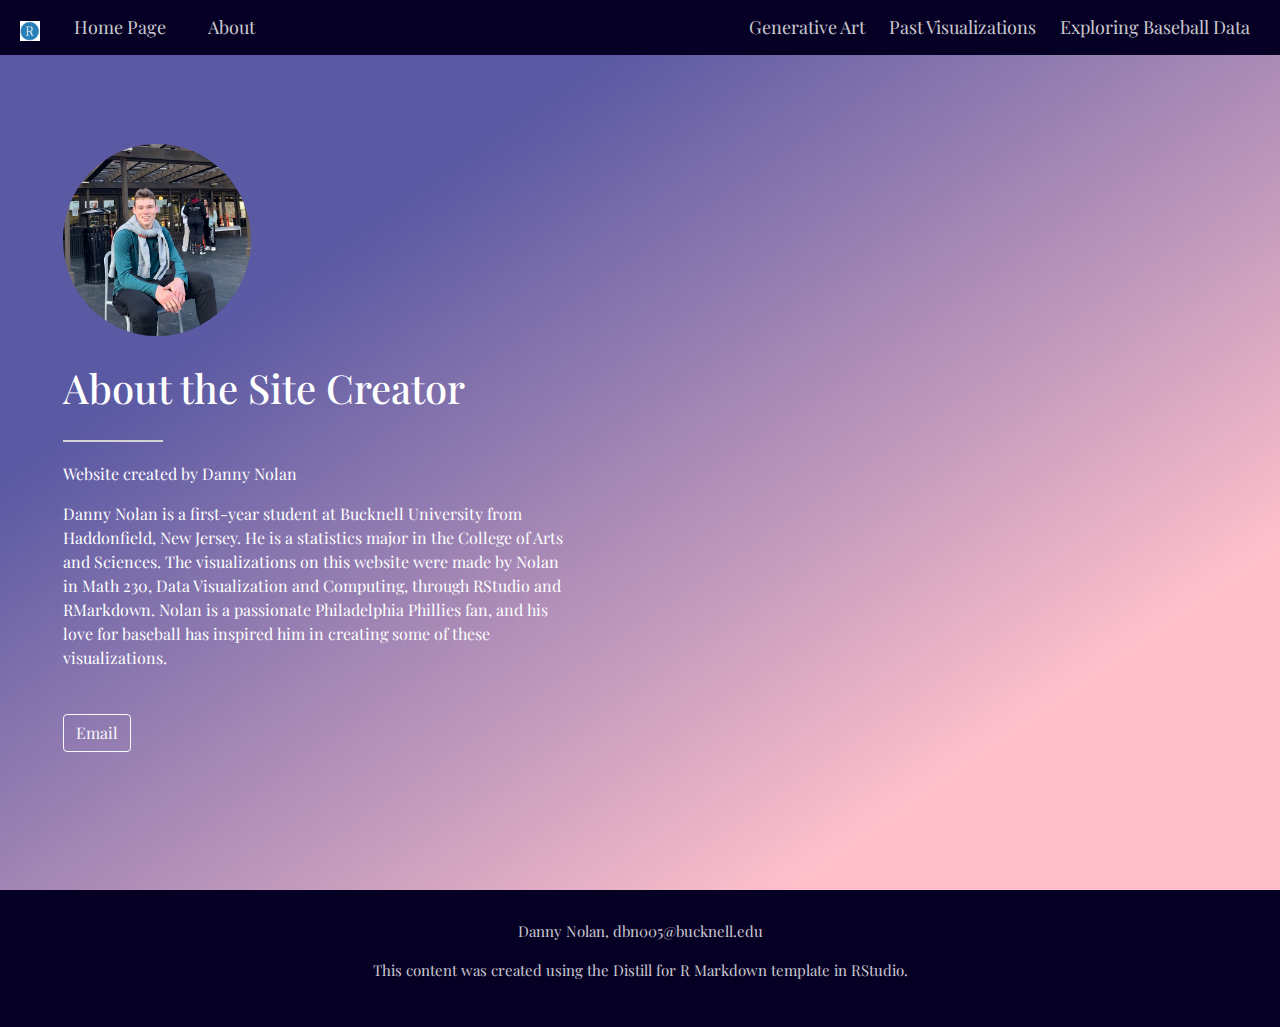
<file: about.html>
<!doctype html>
<html lang="en">
  <head>
    <!-- Required meta tags -->
    <meta charset="utf-8">
    <meta name="viewport" content="width=device-width, initial-scale=1, shrink-to-fit=no">

    <!-- Bootstrap CSS -->
    <link rel="stylesheet" href="https://stackpath.bootstrapcdn.com/bootstrap/4.5.0/css/bootstrap.min.css">

    <link href="https://fonts.googleapis.com/css2?family=Open+Sans&display=swap" rel="stylesheet">
    <style type="text/css">
      body {
        font-family: 'Open Sans', sans-serif;
        background: #5A59A3;
        background: linear-gradient(145deg, #5A59A3 25%, pink 75%);
        color: white;
      }
    </style>

    <title>About the Site Creator</title>

    
          <!--radix_placeholder_navigation_in_header-->
          <meta name="distill:offset" content=""/>

          <script type="application/javascript">

            window.headroom_prevent_pin = false;

            window.document.addEventListener("DOMContentLoaded", function (event) {

              // initialize headroom for banner
              var header = $('header').get(0);
              var headerHeight = header.offsetHeight;
              var headroom = new Headroom(header, {
                tolerance: 5,
                onPin : function() {
                  if (window.headroom_prevent_pin) {
                    window.headroom_prevent_pin = false;
                    headroom.unpin();
                  }
                }
              });
              headroom.init();
              if(window.location.hash)
                headroom.unpin();
              $(header).addClass('headroom--transition');

              // offset scroll location for banner on hash change
              // (see: https://github.com/WickyNilliams/headroom.js/issues/38)
              window.addEventListener("hashchange", function(event) {
                window.scrollTo(0, window.pageYOffset - (headerHeight + 25));
              });

              // responsive menu
              $('.distill-site-header').each(function(i, val) {
                var topnav = $(this);
                var toggle = topnav.find('.nav-toggle');
                toggle.on('click', function() {
                  topnav.toggleClass('responsive');
                });
              });

              // nav dropdowns
              $('.nav-dropbtn').click(function(e) {
                $(this).next('.nav-dropdown-content').toggleClass('nav-dropdown-active');
                $(this).parent().siblings('.nav-dropdown')
                   .children('.nav-dropdown-content').removeClass('nav-dropdown-active');
              });
              $("body").click(function(e){
                $('.nav-dropdown-content').removeClass('nav-dropdown-active');
              });
              $(".nav-dropdown").click(function(e){
                e.stopPropagation();
              });
            });
          </script>

          <style type="text/css">

          /* Theme (user-documented overrideables for nav appearance) */

          .distill-site-nav {
            color: rgba(255, 255, 255, 0.8);
            background-color: #0F2E3D;
            font-size: 15px;
            font-weight: 300;
          }

          .distill-site-nav a {
            color: inherit;
            text-decoration: none;
          }

          .distill-site-nav a:hover {
            color: white;
          }

          @media print {
            .distill-site-nav {
              display: none;
            }
          }

          .distill-site-header {

          }

          .distill-site-footer {

          }


          /* Site Header */

          .distill-site-header {
            width: 100%;
            box-sizing: border-box;
            z-index: 3;
          }

          .distill-site-header .nav-left {
            display: inline-block;
            margin-left: 8px;
          }

          @media screen and (max-width: 768px) {
            .distill-site-header .nav-left {
              margin-left: 0;
            }
          }


          .distill-site-header .nav-right {
            float: right;
            margin-right: 8px;
          }

          .distill-site-header a,
          .distill-site-header .title {
            display: inline-block;
            text-align: center;
            padding: 14px 10px 14px 10px;
          }

          .distill-site-header .title {
            font-size: 18px;
            min-width: 150px;
          }

          .distill-site-header .logo {
            padding: 0;
          }

          .distill-site-header .logo img {
            display: none;
            max-height: 20px;
            width: auto;
            margin-bottom: -4px;
          }

          .distill-site-header .nav-image img {
            max-height: 18px;
            width: auto;
            display: inline-block;
            margin-bottom: -3px;
          }



          @media screen and (min-width: 1000px) {
            .distill-site-header .logo img {
              display: inline-block;
            }
            .distill-site-header .nav-left {
              margin-left: 20px;
            }
            .distill-site-header .nav-right {
              margin-right: 20px;
            }
            .distill-site-header .title {
              padding-left: 12px;
            }
          }


          .distill-site-header .nav-toggle {
            display: none;
          }

          .nav-dropdown {
            display: inline-block;
            position: relative;
          }

          .nav-dropdown .nav-dropbtn {
            border: none;
            outline: none;
            color: rgba(255, 255, 255, 0.8);
            padding: 16px 10px;
            background-color: transparent;
            font-family: inherit;
            font-size: inherit;
            font-weight: inherit;
            margin: 0;
            margin-top: 1px;
            z-index: 2;
          }

          .nav-dropdown-content {
            display: none;
            position: absolute;
            background-color: white;
            min-width: 200px;
            border: 1px solid rgba(0,0,0,0.15);
            border-radius: 4px;
            box-shadow: 0px 8px 16px 0px rgba(0,0,0,0.1);
            z-index: 1;
            margin-top: 2px;
            white-space: nowrap;
            padding-top: 4px;
            padding-bottom: 4px;
          }

          .nav-dropdown-content hr {
            margin-top: 4px;
            margin-bottom: 4px;
            border: none;
            border-bottom: 1px solid rgba(0, 0, 0, 0.1);
          }

          .nav-dropdown-active {
            display: block;
          }

          .nav-dropdown-content a, .nav-dropdown-content .nav-dropdown-header {
            color: black;
            padding: 6px 24px;
            text-decoration: none;
            display: block;
            text-align: left;
          }

          .nav-dropdown-content .nav-dropdown-header {
            display: block;
            padding: 5px 24px;
            padding-bottom: 0;
            text-transform: uppercase;
            font-size: 14px;
            color: #999999;
            white-space: nowrap;
          }

          .nav-dropdown:hover .nav-dropbtn {
            color: white;
          }

          .nav-dropdown-content a:hover {
            background-color: #ddd;
            color: black;
          }

          .nav-right .nav-dropdown-content {
            margin-left: -45%;
            right: 0;
          }

          @media screen and (max-width: 768px) {
            .distill-site-header a, .distill-site-header .nav-dropdown  {display: none;}
            .distill-site-header a.nav-toggle {
              float: right;
              display: block;
            }
            .distill-site-header .title {
              margin-left: 0;
            }
            .distill-site-header .nav-right {
              margin-right: 0;
            }
            .distill-site-header {
              overflow: hidden;
            }
            .nav-right .nav-dropdown-content {
              margin-left: 0;
            }
          }


          @media screen and (max-width: 768px) {
            .distill-site-header.responsive {position: relative; min-height: 500px; }
            .distill-site-header.responsive a.nav-toggle {
              position: absolute;
              right: 0;
              top: 0;
            }
            .distill-site-header.responsive a,
            .distill-site-header.responsive .nav-dropdown {
              display: block;
              text-align: left;
            }
            .distill-site-header.responsive .nav-left,
            .distill-site-header.responsive .nav-right {
              width: 100%;
            }
            .distill-site-header.responsive .nav-dropdown {float: none;}
            .distill-site-header.responsive .nav-dropdown-content {position: relative;}
            .distill-site-header.responsive .nav-dropdown .nav-dropbtn {
              display: block;
              width: 100%;
              text-align: left;
            }
          }

          /* Site Footer */

          .distill-site-footer {
            width: 100%;
            overflow: hidden;
            box-sizing: border-box;
            z-index: 3;
            margin-top: 30px;
            padding-top: 30px;
            padding-bottom: 30px;
            text-align: center;
          }

          /* Headroom */

          d-title {
            padding-top: 6rem;
          }

          @media print {
            d-title {
              padding-top: 4rem;
            }
          }

          .headroom {
            z-index: 1000;
            position: fixed;
            top: 0;
            left: 0;
            right: 0;
          }

          .headroom--transition {
            transition: all .4s ease-in-out;
          }

          .headroom--unpinned {
            top: -100px;
          }

          .headroom--pinned {
            top: 0;
          }

          /* adjust viewport for navbar height */
          /* helps vertically center bootstrap (non-distill) content */
          .min-vh-100 {
            min-height: calc(100vh - 100px) !important;
          }

          </style>

          <script src="site_libs/jquery-3.6.0/jquery-3.6.0.min.js"></script>
          <link href="site_libs/font-awesome-5.1.0/css/all.css" rel="stylesheet"/>
          <link href="site_libs/font-awesome-5.1.0/css/v4-shims.css" rel="stylesheet"/>
          <script src="site_libs/headroom-0.9.4/headroom.min.js"></script>
          <script src="site_libs/autocomplete-0.37.1/autocomplete.min.js"></script>
          <script src="site_libs/fuse-6.4.1/fuse.min.js"></script>

          <script type="application/javascript">

          function getMeta(metaName) {
            var metas = document.getElementsByTagName('meta');
            for (let i = 0; i < metas.length; i++) {
              if (metas[i].getAttribute('name') === metaName) {
                return metas[i].getAttribute('content');
              }
            }
            return '';
          }

          function offsetURL(url) {
            var offset = getMeta('distill:offset');
            return offset ? offset + '/' + url : url;
          }

          function createFuseIndex() {

            // create fuse index
            var options = {
              keys: [
                { name: 'title', weight: 20 },
                { name: 'categories', weight: 15 },
                { name: 'description', weight: 10 },
                { name: 'contents', weight: 5 },
              ],
              ignoreLocation: true,
              threshold: 0
            };
            var fuse = new window.Fuse([], options);

            // fetch the main search.json
            return fetch(offsetURL('search.json'))
              .then(function(response) {
                if (response.status == 200) {
                  return response.json().then(function(json) {
                    // index main articles
                    json.articles.forEach(function(article) {
                      fuse.add(article);
                    });
                    // download collections and index their articles
                    return Promise.all(json.collections.map(function(collection) {
                      return fetch(offsetURL(collection)).then(function(response) {
                        if (response.status === 200) {
                          return response.json().then(function(articles) {
                            articles.forEach(function(article) {
                              fuse.add(article);
                            });
                          })
                        } else {
                          return Promise.reject(
                            new Error('Unexpected status from search index request: ' +
                                      response.status)
                          );
                        }
                      });
                    })).then(function() {
                      return fuse;
                    });
                  });

                } else {
                  return Promise.reject(
                    new Error('Unexpected status from search index request: ' +
                                response.status)
                  );
                }
              });
          }

          window.document.addEventListener("DOMContentLoaded", function (event) {

            // get search element (bail if we don't have one)
            var searchEl = window.document.getElementById('distill-search');
            if (!searchEl)
              return;

            createFuseIndex()
              .then(function(fuse) {

                // make search box visible
                searchEl.classList.remove('hidden');

                // initialize autocomplete
                var options = {
                  autoselect: true,
                  hint: false,
                  minLength: 2,
                };
                window.autocomplete(searchEl, options, [{
                  source: function(query, callback) {
                    const searchOptions = {
                      isCaseSensitive: false,
                      shouldSort: true,
                      minMatchCharLength: 2,
                      limit: 10,
                    };
                    var results = fuse.search(query, searchOptions);
                    callback(results
                      .map(function(result) { return result.item; })
                    );
                  },
                  templates: {
                    suggestion: function(suggestion) {
                      var img = suggestion.preview && Object.keys(suggestion.preview).length > 0
                        ? `<img src="${offsetURL(suggestion.preview)}"</img>`
                        : '';
                      var html = `
                        <div class="search-item">
                          <h3>${suggestion.title}</h3>
                          <div class="search-item-description">
                            ${suggestion.description || ''}
                          </div>
                          <div class="search-item-preview">
                            ${img}
                          </div>
                        </div>
                      `;
                      return html;
                    }
                  }
                }]).on('autocomplete:selected', function(event, suggestion) {
                  window.location.href = offsetURL(suggestion.path);
                });
                // remove inline display style on autocompleter (we want to
                // manage responsive display via css)
                $('.algolia-autocomplete').css("display", "");
              })
              .catch(function(error) {
                console.log(error);
              });

          });

          </script>

          <style type="text/css">

          .nav-search {
            font-size: x-small;
          }

          /* Algolioa Autocomplete */

          .algolia-autocomplete {
            display: inline-block;
            margin-left: 10px;
            vertical-align: sub;
            background-color: white;
            color: black;
            padding: 6px;
            padding-top: 8px;
            padding-bottom: 0;
            border-radius: 6px;
            border: 1px #0F2E3D solid;
            width: 180px;
          }


          @media screen and (max-width: 768px) {
            .distill-site-nav .algolia-autocomplete {
              display: none;
              visibility: hidden;
            }
            .distill-site-nav.responsive .algolia-autocomplete {
              display: inline-block;
              visibility: visible;
            }
            .distill-site-nav.responsive .algolia-autocomplete .aa-dropdown-menu {
              margin-left: 0;
              width: 400px;
              max-height: 400px;
            }
          }

          .algolia-autocomplete .aa-input, .algolia-autocomplete .aa-hint {
            width: 90%;
            outline: none;
            border: none;
          }

          .algolia-autocomplete .aa-hint {
            color: #999;
          }
          .algolia-autocomplete .aa-dropdown-menu {
            width: 550px;
            max-height: 70vh;
            overflow-x: visible;
            overflow-y: scroll;
            padding: 5px;
            margin-top: 3px;
            margin-left: -150px;
            background-color: #fff;
            border-radius: 5px;
            border: 1px solid #999;
            border-top: none;
          }

          .algolia-autocomplete .aa-dropdown-menu .aa-suggestion {
            cursor: pointer;
            padding: 5px 4px;
            border-bottom: 1px solid #eee;
          }

          .algolia-autocomplete .aa-dropdown-menu .aa-suggestion:last-of-type {
            border-bottom: none;
            margin-bottom: 2px;
          }

          .algolia-autocomplete .aa-dropdown-menu .aa-suggestion .search-item {
            overflow: hidden;
            font-size: 0.8em;
            line-height: 1.4em;
          }

          .algolia-autocomplete .aa-dropdown-menu .aa-suggestion .search-item h3 {
            font-size: 1rem;
            margin-block-start: 0;
            margin-block-end: 5px;
          }

          .algolia-autocomplete .aa-dropdown-menu .aa-suggestion .search-item-description {
            display: inline-block;
            overflow: hidden;
            height: 2.8em;
            width: 80%;
            margin-right: 4%;
          }

          .algolia-autocomplete .aa-dropdown-menu .aa-suggestion .search-item-preview {
            display: inline-block;
            width: 15%;
          }

          .algolia-autocomplete .aa-dropdown-menu .aa-suggestion .search-item-preview img {
            height: 3em;
            width: auto;
            display: none;
          }

          .algolia-autocomplete .aa-dropdown-menu .aa-suggestion .search-item-preview img[src] {
            display: initial;
          }

          .algolia-autocomplete .aa-dropdown-menu .aa-suggestion.aa-cursor {
            background-color: #eee;
          }
          .algolia-autocomplete .aa-dropdown-menu .aa-suggestion em {
            font-weight: bold;
            font-style: normal;
          }

          </style>


          <!--/radix_placeholder_navigation_in_header-->
          <!--radix_placeholder_site_in_header-->
          <!--/radix_placeholder_site_in_header-->
          
          <style type="text/css">
          body {
            padding-top: 60px;
          }
          </style>
          <style type="text/css">
          /* base variables */

          /* Edit the CSS properties in this file to create a custom
             Distill theme. Only edit values in the right column
             for each row; values shown are the CSS defaults.
             To return any property to the default,
             you may set its value to: unset
             All rows must end with a semi-colon.                      */

          /* Optional: embed custom fonts here with `@import`          */
          /* This must remain at the top of this file.                 */



          html {
            /*-- Main font sizes --*/
            --title-size:      50px;
            --body-size:       1.06rem;
            --code-size:       14px;
            --aside-size:      12px;
            --fig-cap-size:    13px;
            /*-- Main font colors --*/
            --title-color:     #000000;
            --header-color:    rgba(0, 0, 0, 0.8);
            --body-color:      rgba(0, 0, 0, 0.8);
            --aside-color:     rgba(0, 0, 0, 0.6);
            --fig-cap-color:   rgba(0, 0, 0, 0.6);
            /*-- Specify custom fonts ~~~ must be imported above   --*/
            --heading-font:    sans-serif;
            --mono-font:       monospace;
            --body-font:       sans-serif;
            --navbar-font:     sans-serif;  /* websites + blogs only */
          }

          /*-- ARTICLE METADATA --*/
          d-byline {
            --heading-size:    0.6rem;
            --heading-color:   rgba(0, 0, 0, 0.5);
            --body-size:       0.8rem;
            --body-color:      rgba(0, 0, 0, 0.8);
          }

          /*-- ARTICLE TABLE OF CONTENTS --*/
          .d-contents {
            --heading-size:    18px;
            --contents-size:   13px;
          }

          /*-- ARTICLE APPENDIX --*/
          d-appendix {
            --heading-size:    15px;
            --heading-color:   rgba(0, 0, 0, 0.65);
            --text-size:       0.8em;
            --text-color:      rgba(0, 0, 0, 0.5);
          }

          /*-- WEBSITE HEADER + FOOTER --*/
          /* These properties only apply to Distill sites and blogs  */

          .distill-site-header {
            --title-size:       18px;
            --text-color:       rgba(255, 255, 255, 0.8);
            --text-size:        15px;
            --hover-color:      white;
            --bkgd-color:       #0F2E3D;
          }

          .distill-site-footer {
            --text-color:       rgba(255, 255, 255, 0.8);
            --text-size:        15px;
            --hover-color:      white;
            --bkgd-color:       #0F2E3D;
          }

          /*-- Additional custom styles --*/
          /* Add any additional CSS rules below                      */
          </style>
          <style type="text/css">
          /* base variables */

          /* Edit the CSS properties in this file to create a custom
             Distill theme. Only edit values in the right column
             for each row; values shown are the CSS defaults.
             To return any property to the default,
             you may set its value to: unset
             All rows must end with a semi-colon.                      */

          /* Optional: embed custom fonts here with `@import`          */
          /* This must remain at the top of this file.                 */

          @import url('https://fonts.googleapis.com/css?family=Playfair+Display|Asap:400,400i,700,700i|Roboto:400,400i,700,700i&display=swap');

          html {
            /*-- Main font sizes --*/
            --title-size:      60px;
            --body-size:       1.26rem;
            --code-size:       14px;
            --aside-size:      12px;
            --fig-cap-size:    13px;
            /*-- Main font colors --*/
            --title-color:     #000000;
            --header-color:    rgba(0, 0, 0, 0.8);
            --body-color:      rgba(0, 0, 0, 0.8);
            --aside-color:     rgba(0, 0, 0, 0.6);
            --fig-cap-color:   rgba(0, 0, 0, 0.6);
            /*-- Specify custom fonts ~~~ must be imported above   --*/
            --heading-font:    "Playfair Display", sans-serif;
            --mono-font:       "Playfair Display", monospace;
            --body-font:       "Playfair Display", sans-serif;
            --navbar-font:     "Playfair Display", sans-serif;  /* websites + blogs only */
          }

          /*-- ARTICLE METADATA --*/
          d-byline {
            --heading-size:    0.6rem;
            --heading-color:   rgba(0, 0, 0, 0.5);
            --body-size:       0.8rem;
            --body-color:      rgba(0, 0, 0, 0.8);
          }

          /*-- ARTICLE TABLE OF CONTENTS --*/
          .d-contents {
            --heading-size:    18px;
            --contents-size:   13px;
          }

          /*-- ARTICLE APPENDIX --*/
          d-appendix {
            --heading-size:    15px;
            --heading-color:   rgba(0, 0, 0, 0.65);
            --text-size:       0.8em;
            --text-color:      rgba(0, 0, 0, 0.5);
          }

          /*-- WEBSITE HEADER + FOOTER --*/
          /* These properties only apply to Distill sites and blogs  */

          .distill-site-header {
            --title-size:       18px;
            --text-color:       rgba(255, 255, 255, 0.8);
            --text-size:        18px;
            --hover-color:      white;
            --bkgd-color:       #060124;
          }

          .distill-site-footer {
            --text-color:       rgba(255, 255, 255, 0.8);
            --text-size:        15px;
            --hover-color:      white;
            --bkgd-color:       #060124;
          }

          /*-- Additional custom styles --*/
          /* Add any additional CSS rules below                      */

          body{
            background-color: #ffeabd;
          }</style>
          <style type="text/css">
          /* base style */

          /* FONT FAMILIES */

          :root {
            --heading-default: -apple-system, BlinkMacSystemFont, "Segoe UI", Roboto, Oxygen, Ubuntu, Cantarell, "Fira Sans", "Droid Sans", "Helvetica Neue", Arial, sans-serif;
            --mono-default: Consolas, Monaco, 'Andale Mono', 'Ubuntu Mono', monospace;
            --body-default: -apple-system, BlinkMacSystemFont, "Segoe UI", Roboto, Oxygen, Ubuntu, Cantarell, "Fira Sans", "Droid Sans", "Helvetica Neue", Arial, sans-serif;
          }

          body,
          .posts-list .post-preview p,
          .posts-list .description p {
            font-family: var(--body-font), var(--body-default);
          }

          h1, h2, h3, h4, h5, h6,
          .posts-list .post-preview h2,
          .posts-list .description h2 {
            font-family: var(--heading-font), var(--heading-default);
          }

          d-article div.sourceCode code,
          d-article pre code {
            font-family: var(--mono-font), var(--mono-default);
          }


          /*-- TITLE --*/
          d-title h1,
          .posts-list > h1 {
            color: var(--title-color, black);
          }

          d-title h1 {
            font-size: var(--title-size, 50px);
          }

          /*-- HEADERS --*/
          d-article h1,
          d-article h2,
          d-article h3,
          d-article h4,
          d-article h5,
          d-article h6 {
            color: var(--header-color, rgba(0, 0, 0, 0.8));
          }

          /*-- BODY --*/
          d-article > p,  /* only text inside of <p> tags */
          d-article > ul, /* lists */
          d-article > ol {
            color: var(--body-color, rgba(0, 0, 0, 0.8));
            font-size: var(--body-size, 1.06rem);
          }


          /*-- CODE --*/
          d-article div.sourceCode code,
          d-article pre code {
            font-size: var(--code-size, 14px);
          }

          /*-- ASIDE --*/
          d-article aside {
            font-size: var(--aside-size, 12px);
            color: var(--aside-color, rgba(0, 0, 0, 0.6));
          }

          /*-- FIGURE CAPTIONS --*/
          figure .caption,
          figure figcaption,
          .figure .caption {
            font-size: var(--fig-cap-size, 13px);
            color: var(--fig-cap-color, rgba(0, 0, 0, 0.6));
          }

          /*-- METADATA --*/
          d-byline h3 {
            font-size: var(--heading-size, 0.6rem);
            color: var(--heading-color, rgba(0, 0, 0, 0.5));
          }

          d-byline {
            font-size: var(--body-size, 0.8rem);
            color: var(--body-color, rgba(0, 0, 0, 0.8));
          }

          d-byline a,
          d-article d-byline a {
            color: var(--body-color, rgba(0, 0, 0, 0.8));
          }

          /*-- TABLE OF CONTENTS --*/
          .d-contents nav h3 {
            font-size: var(--heading-size, 18px);
          }

          .d-contents nav a {
            font-size: var(--contents-size, 13px);
          }

          /*-- APPENDIX --*/
          d-appendix h3 {
            font-size: var(--heading-size, 15px);
            color: var(--heading-color, rgba(0, 0, 0, 0.65));
          }

          d-appendix {
            font-size: var(--text-size, 0.8em);
            color: var(--text-color, rgba(0, 0, 0, 0.5));
          }

          d-appendix d-footnote-list a.footnote-backlink {
            color: var(--text-color, rgba(0, 0, 0, 0.5));
          }

          /*-- WEBSITE HEADER + FOOTER --*/
          .distill-site-header .title {
            font-size: var(--title-size, 18px);
            font-family: var(--navbar-font), var(--heading-default);
          }

          .distill-site-header a,
          .nav-dropdown .nav-dropbtn {
            font-family: var(--navbar-font), var(--heading-default);
          }

          .nav-dropdown .nav-dropbtn {
            color: var(--text-color, rgba(255, 255, 255, 0.8));
            font-size: var(--text-size, 15px);
          }

          .distill-site-header a:hover,
          .nav-dropdown:hover .nav-dropbtn {
            color: var(--hover-color, white);
          }

          .distill-site-header {
            font-size: var(--text-size, 15px);
            color: var(--text-color, rgba(255, 255, 255, 0.8));
            background-color: var(--bkgd-color, #0F2E3D);
          }

          .distill-site-footer {
            font-size: var(--text-size, 15px);
            color: var(--text-color, rgba(255, 255, 255, 0.8));
            background-color: var(--bkgd-color, #0F2E3D);
          }

          .distill-site-footer a:hover {
            color: var(--hover-color, white);
          }</style>
          <script src="C:\Users\DANNYN~1\DOCUME~1\R\WIN-LI~1\4.1\RMARKD~1\rmd\h\pandoc\HEADER~1.JS"></script>
    
    
  </head>
  <body>

          <!--radix_placeholder_navigation_before_body-->
          <header class="header header--fixed" role="banner">
          <nav class="distill-site-nav distill-site-header">
          <div class="nav-left">
          <a class="logo">
          <img src="images/R.png" alt="Logo"/>
          </a>
          <a href="index.html" class="title">Home Page</a>
          <a href="about.html">About</a>
          </div>
          <div class="nav-right">
          <a href="GenArt.html">Generative Art</a>
          <a href="Visualizations.html">Past Visualizations</a>
          <a href="DataStory.html">Exploring Baseball Data</a>
          <a href="javascript:void(0);" class="nav-toggle">&#9776;</a>
          </div>
          </nav>
          </header>
          <!--/radix_placeholder_navigation_before_body-->
          <!--radix_placeholder_site_before_body-->
          <!--/radix_placeholder_site_before_body-->
    
    <div class="container-fluid min-vh-100 d-none d-md-block d-lg-block d-xl-block">
      <div class="row min-vh-100 align-items-center">
        <div class="col-12 col-lg-6">
          <div class="pl-5 pb-4">
            <img src="me.jpg" style="height:12rem" class="rounded-circle">
          </div>
          <div class="pl-5 py-1">
            <h1>About the Site Creator</h1>
          </div>
          <div class="pl-5 py-3">
            <div style="border: thin solid lightgray; width: 100px;"></div>
          </div>
          <div class="px-5 py-1">
            <p>Website created by Danny Nolan</p>
            <p>Danny Nolan is a first-year student at Bucknell
            University from Haddonfield, New Jersey. He is a statistics
            major in the College of Arts and Sciences. The
            visualizations on this website were made by Nolan in Math
            230, Data Visualization and Computing, through RStudio and
            RMarkdown. Nolan is a passionate Philadelphia Phillies fan,
            and his love for baseball has inspired him in creating some
            of these visualizations.</p>
          </div>
          <div class="pl-5 pt-4" id="icon-list">
            <ul class="list-inline">
                            <li class="list-inline-item">
                <a href=mailto:dbn005@bucknell.edu>
                  <button type="button" class="btn btn-outline-light mb-2">
                    Email
                  </button>
                </a>
              </li>
                          </ul>
          </div>
        </div>
      </div>
    </div>

    <div class="container-fluid min-vh-100 d-block d-md-none d-lg-none d-xl-none">
      <div class="row pt-5 align-items-center">
        <div class="col-12 col-lg-6">
          <div class="pl-5 pb-4">
            <img src="me.jpg" style="height:12rem" class="rounded-circle">
          </div>
          <div class="pl-5 py-1">
            <h1>About the Site Creator</h1>
          </div>
          <div class="pl-5 py-3">
            <div style="border: thin solid lightgray; width: 100px;"></div>
          </div>
          <div class="px-5 py-1">
            <p>Website created by Danny Nolan</p>
            <p>Danny Nolan is a first-year student at Bucknell
            University from Haddonfield, New Jersey. He is a statistics
            major in the College of Arts and Sciences. The
            visualizations on this website were made by Nolan in Math
            230, Data Visualization and Computing, through RStudio and
            RMarkdown. Nolan is a passionate Philadelphia Phillies fan,
            and his love for baseball has inspired him in creating some
            of these visualizations.</p>
          </div>
        </div>
      </div>
      <div class="row justify-content-center align-items-center pb-4">
          <div class="col-8 p-1 text-center">
              <div class="list-group">
                                <a href=mailto:dbn005@bucknell.edu>
                    <button type="button" class="list-group-item list-group-item-action my-1 rounded" style="background-color: Transparent; color:white; border-color: white;">
                    Email
                    </button>
                </a>
                              </div>
          </div>
      </div>
    </div>

    <!-- Optional JavaScript -->
    <!-- jQuery first, then Popper.js, then Bootstrap JS -->
    <script src="https://code.jquery.com/jquery-3.5.1.slim.min.js" integrity="sha384-DfXdz2htPH0lsSSs5nCTpuj/zy4C+OGpamoFVy38MVBnE+IbbVYUew+OrCXaRkfj" crossorigin="anonymous"></script>
    <script src="https://cdn.jsdelivr.net/npm/popper.js@1.16.0/dist/umd/popper.min.js" integrity="sha384-Q6E9RHvbIyZFJoft+2mJbHaEWldlvI9IOYy5n3zV9zzTtmI3UksdQRVvoxMfooAo" crossorigin="anonymous"></script>
    <script src="https://stackpath.bootstrapcdn.com/bootstrap/4.5.0/js/bootstrap.min.js" integrity="sha384-OgVRvuATP1z7JjHLkuOU7Xw704+h835Lr+6QL9UvYjZE3Ipu6Tp75j7Bh/kR0JKI" crossorigin="anonymous"></script>

          <!--radix_placeholder_site_after_body-->
          <!--/radix_placeholder_site_after_body-->
          <!--radix_placeholder_navigation_after_body-->
          <div class="distill-site-nav distill-site-footer">
          <p>Danny Nolan, dbn005@bucknell.edu</p>
          <p>This content was created using the Distill for R Markdown template in
          RStudio.</p>
          </div>
          <!--/radix_placeholder_navigation_after_body-->

    
  </body>
</html>
</file>
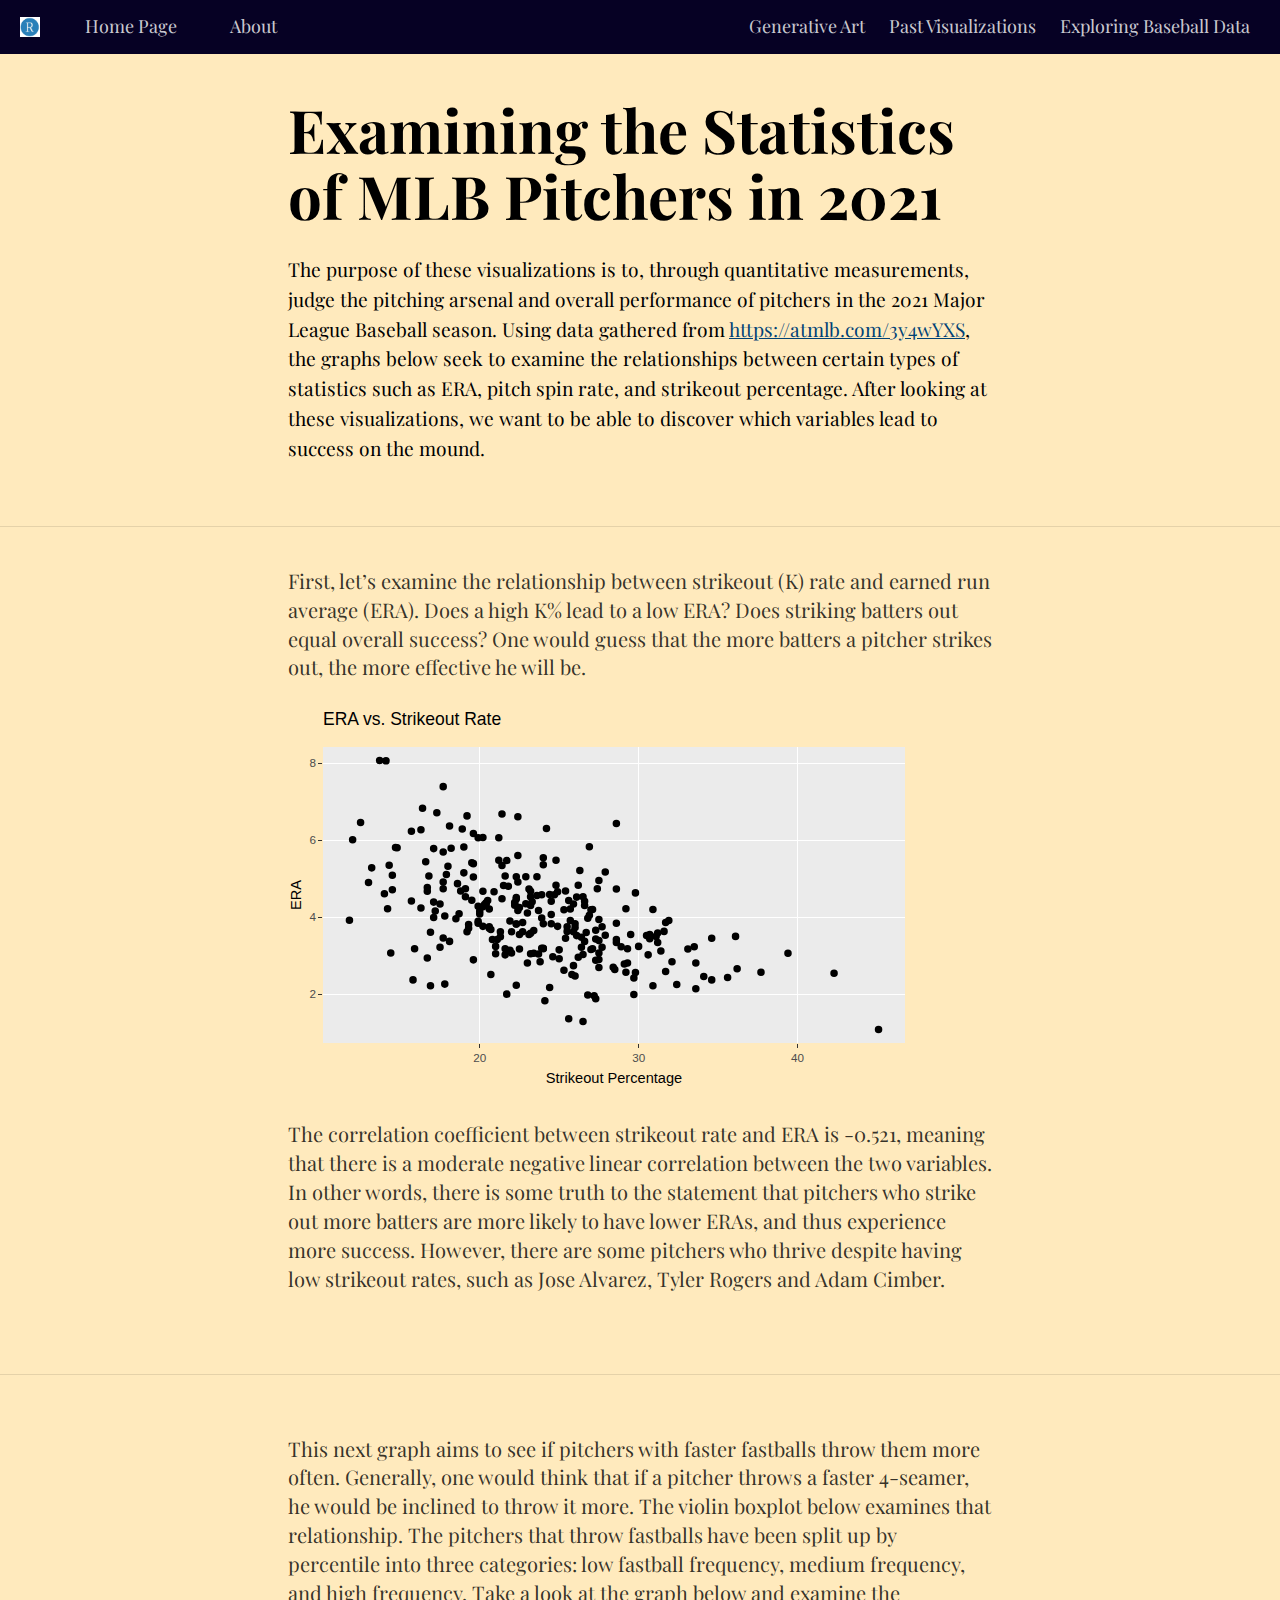
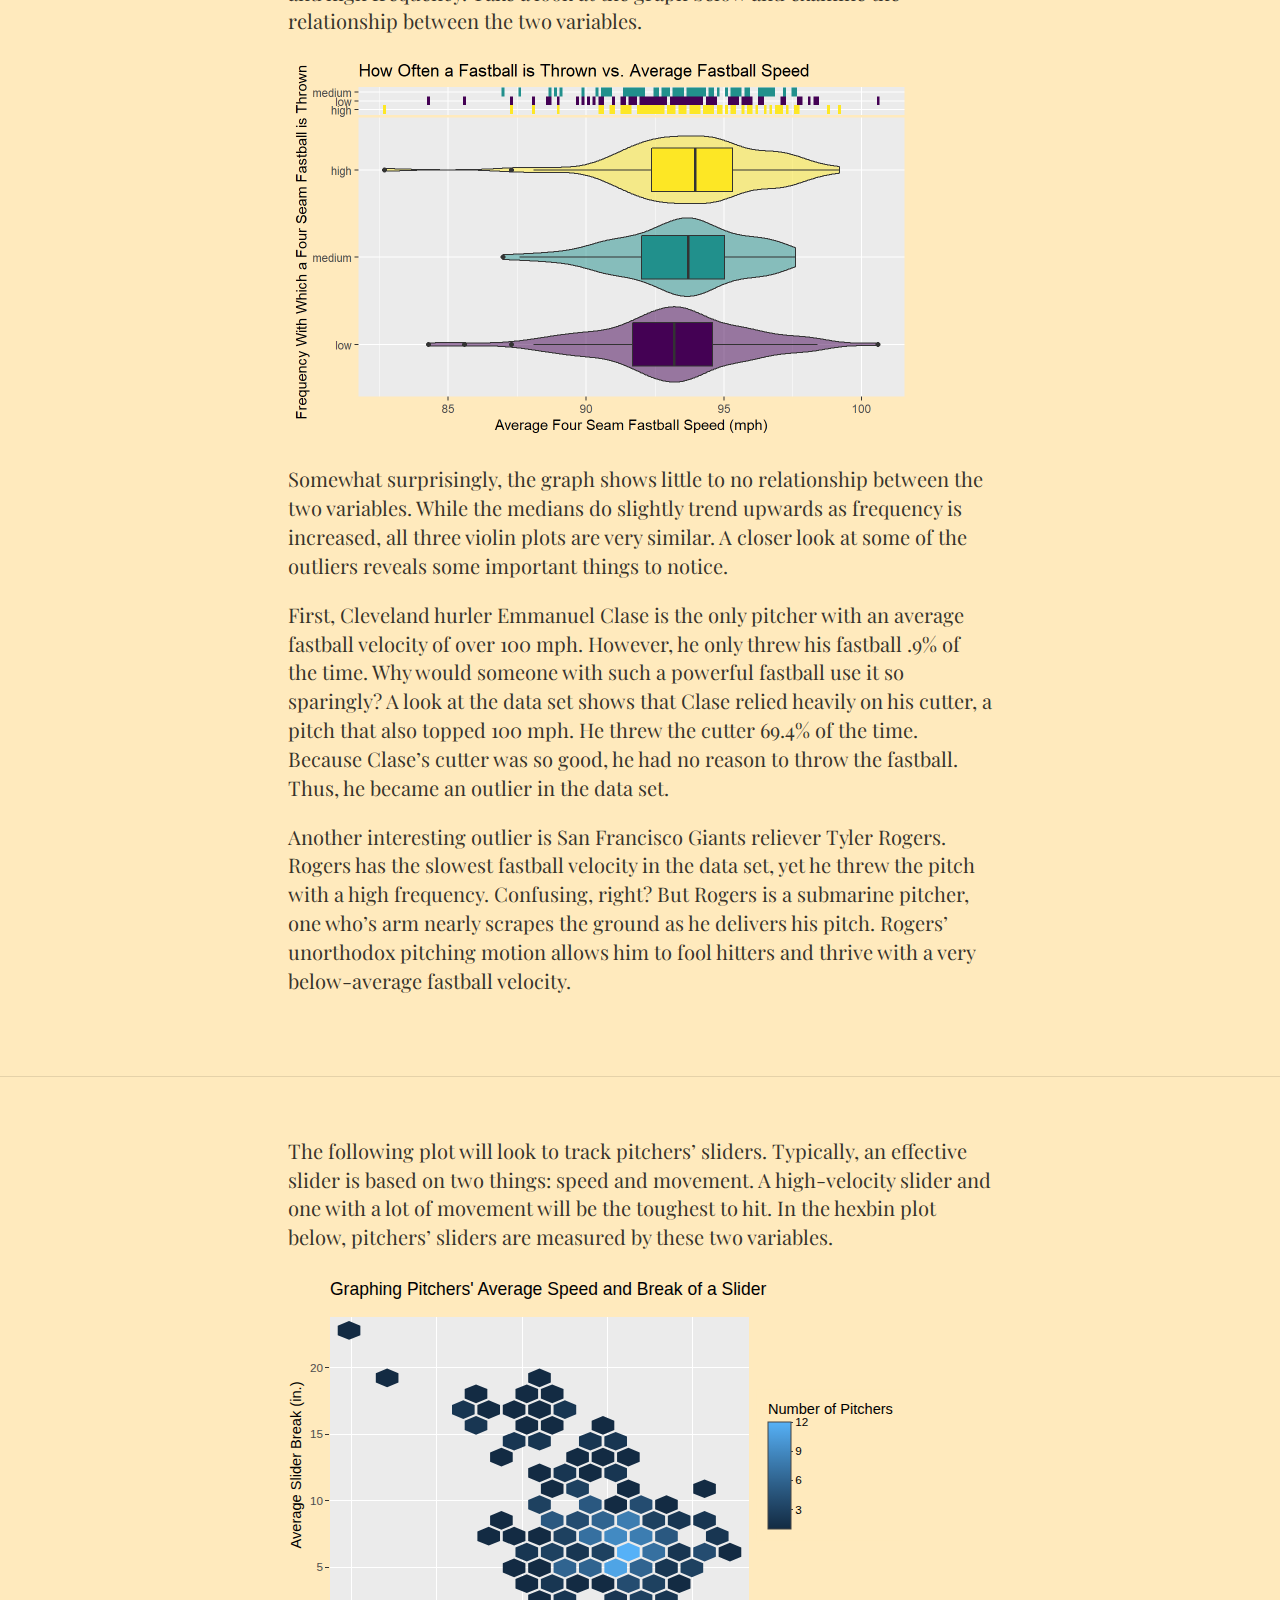
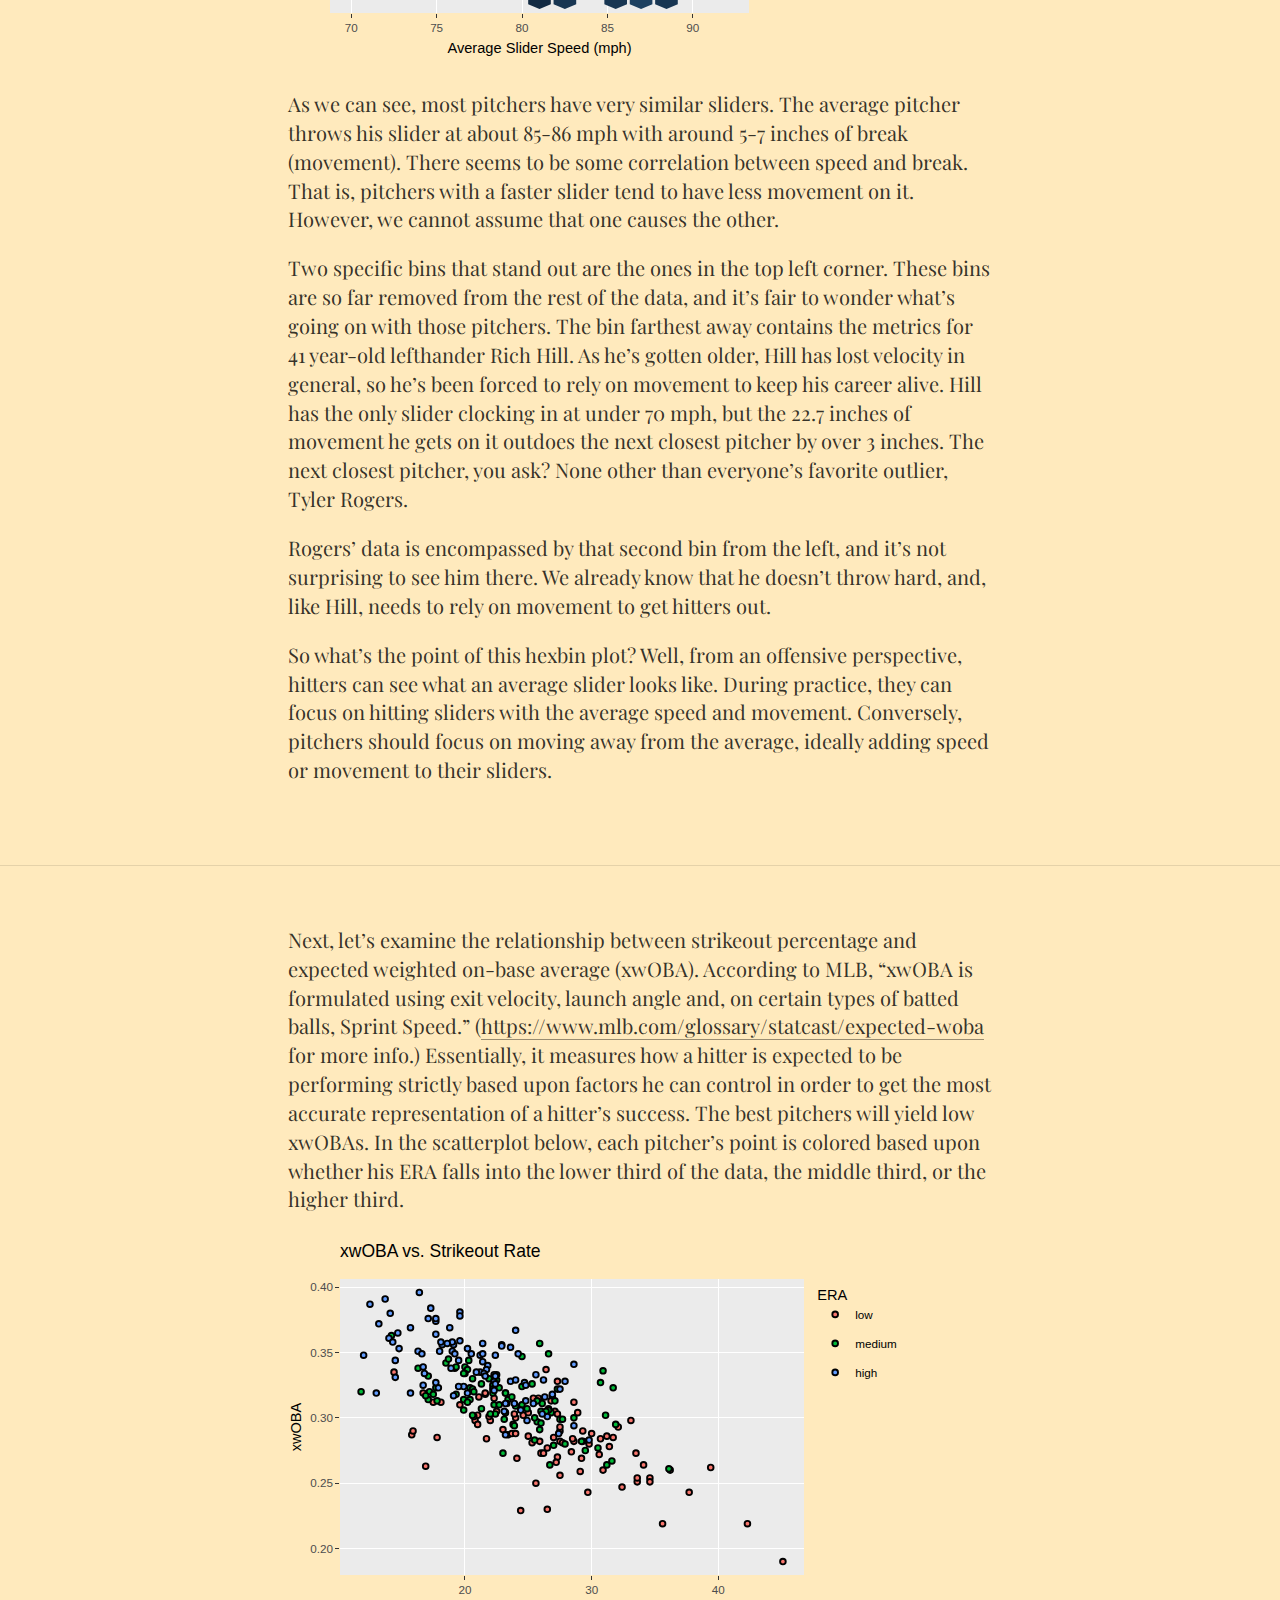
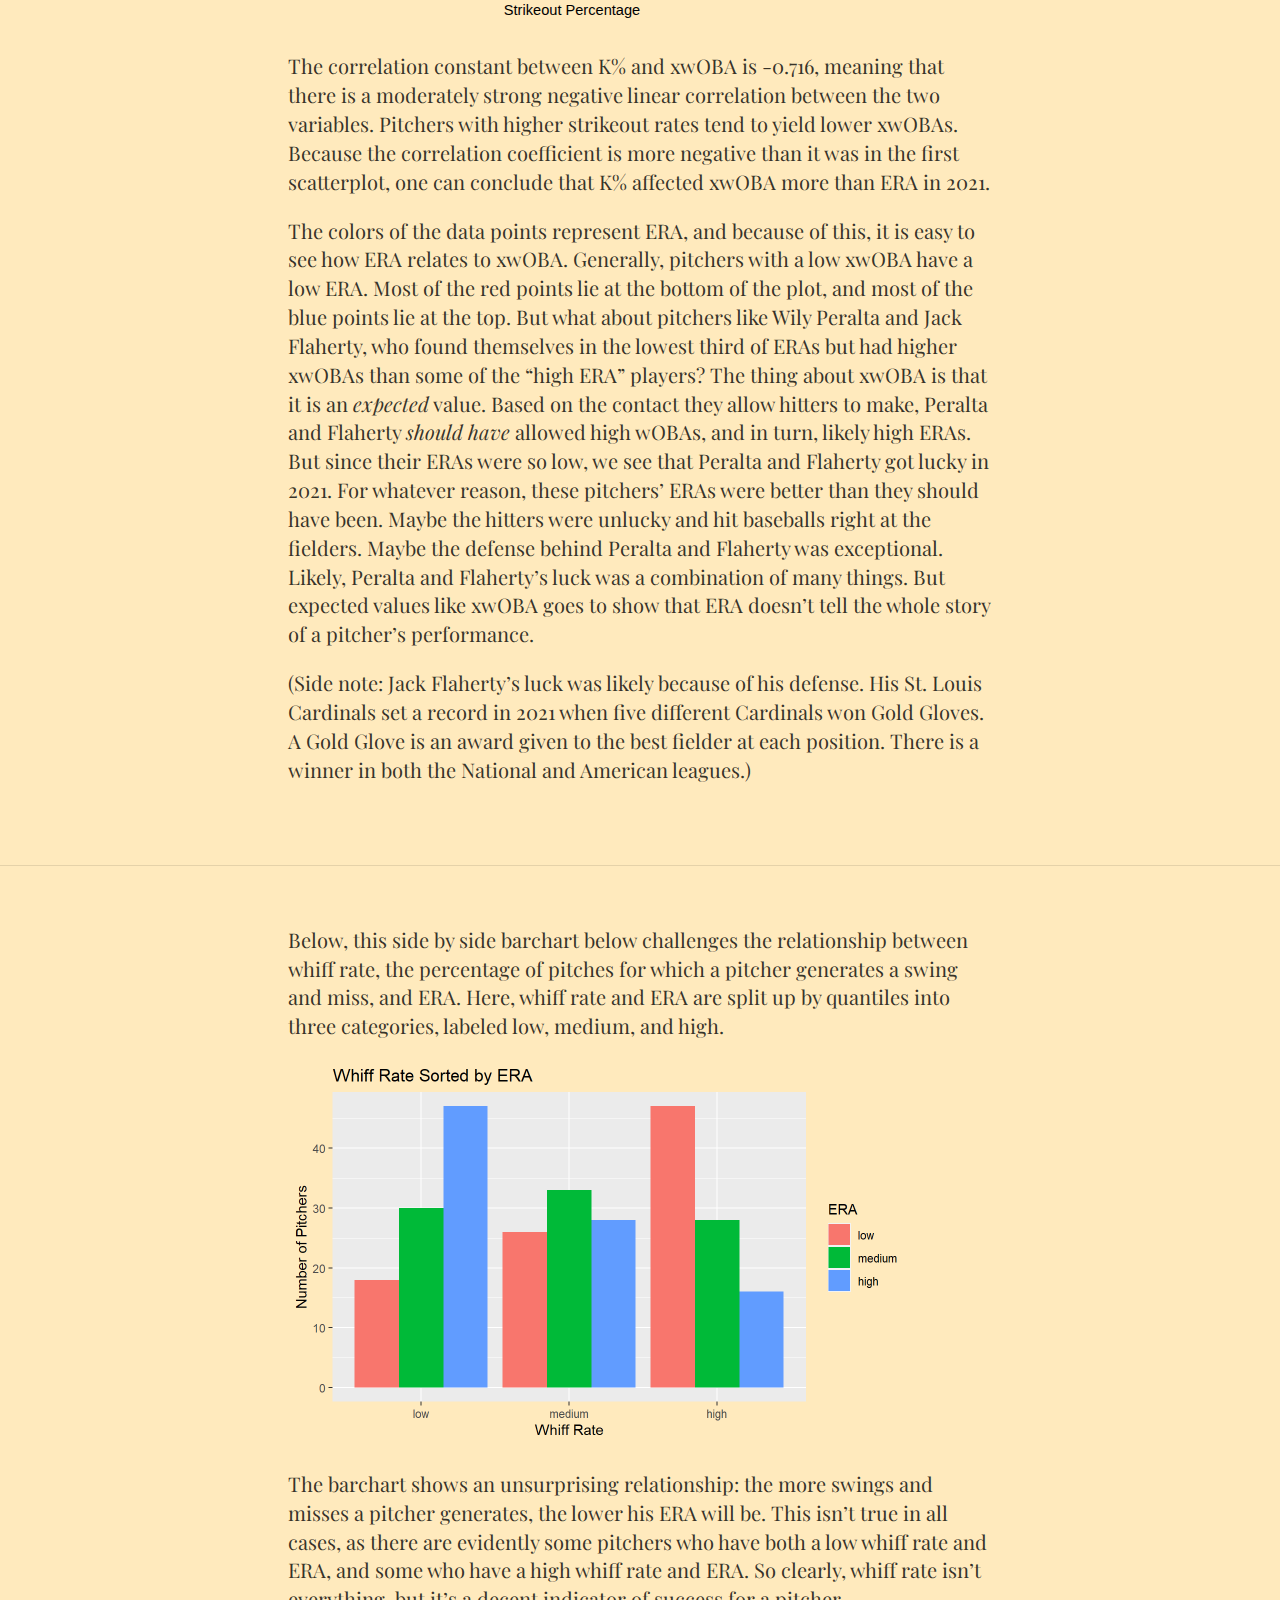
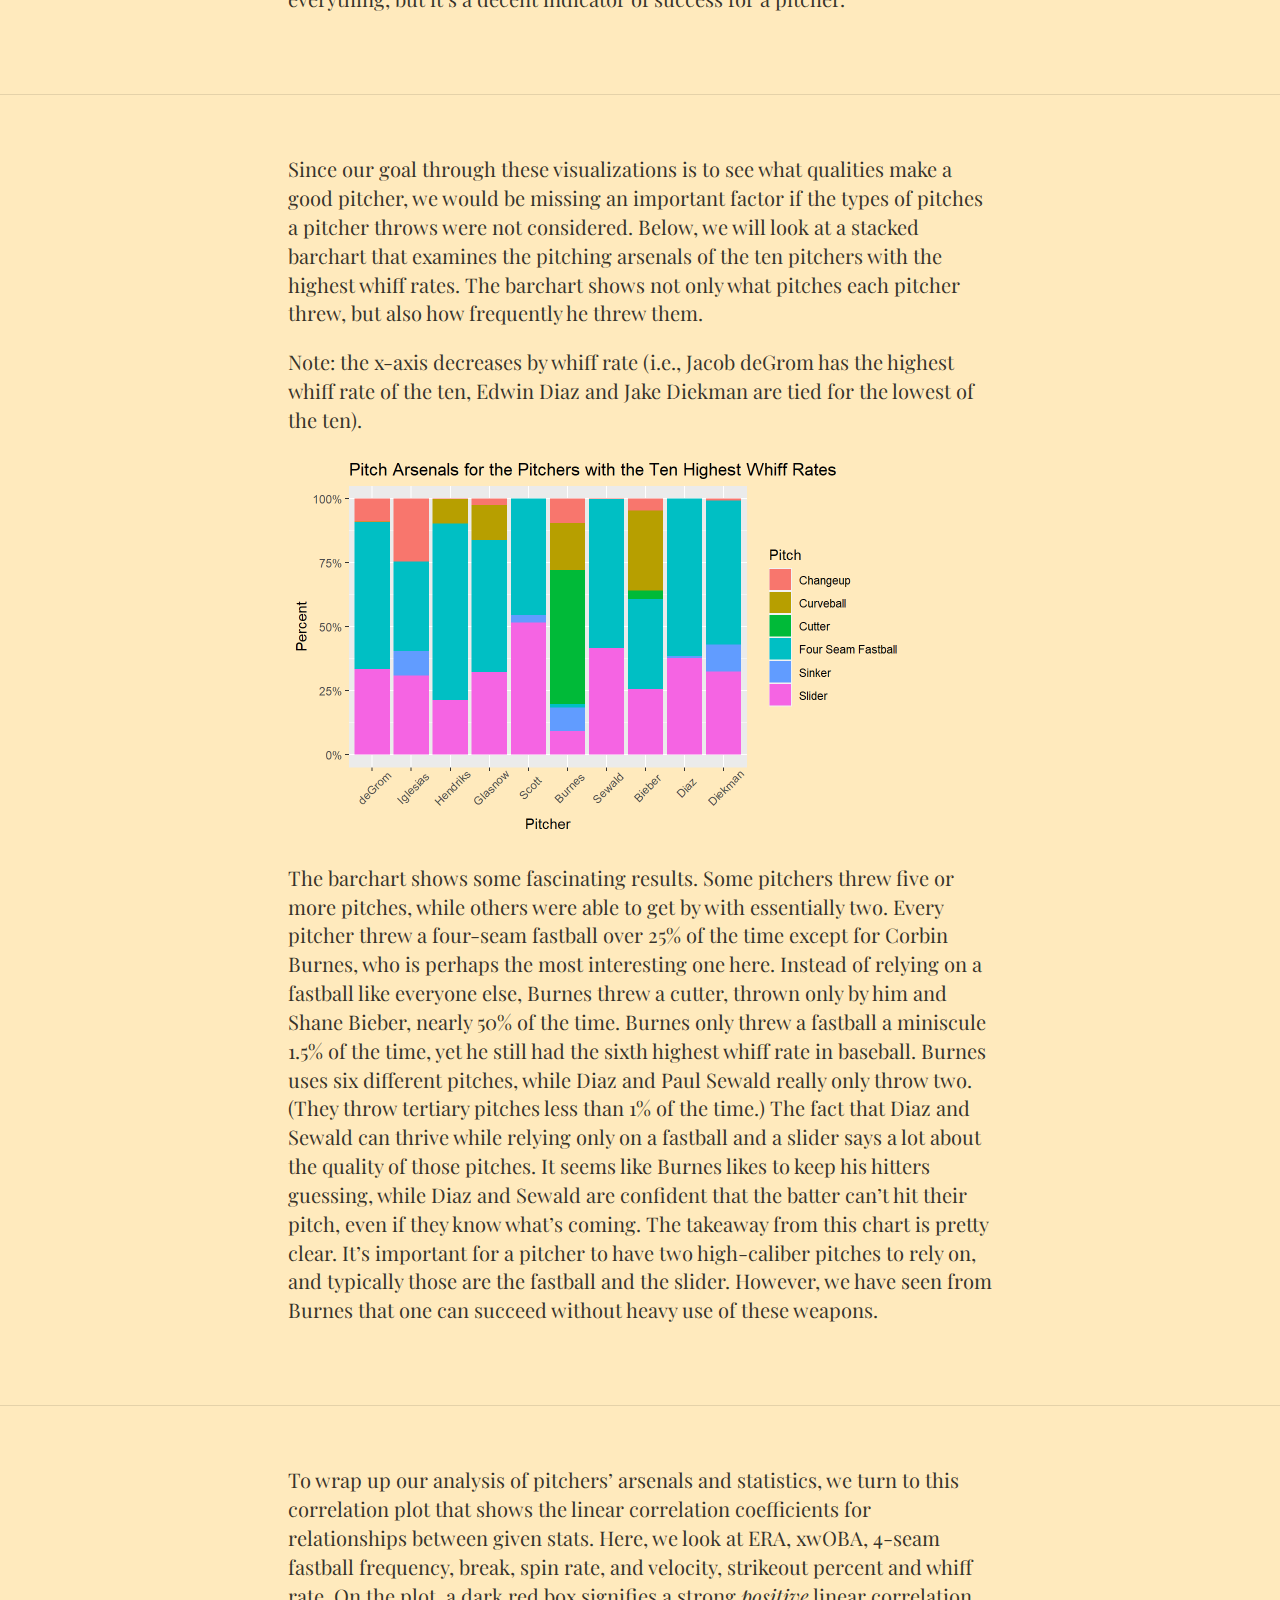
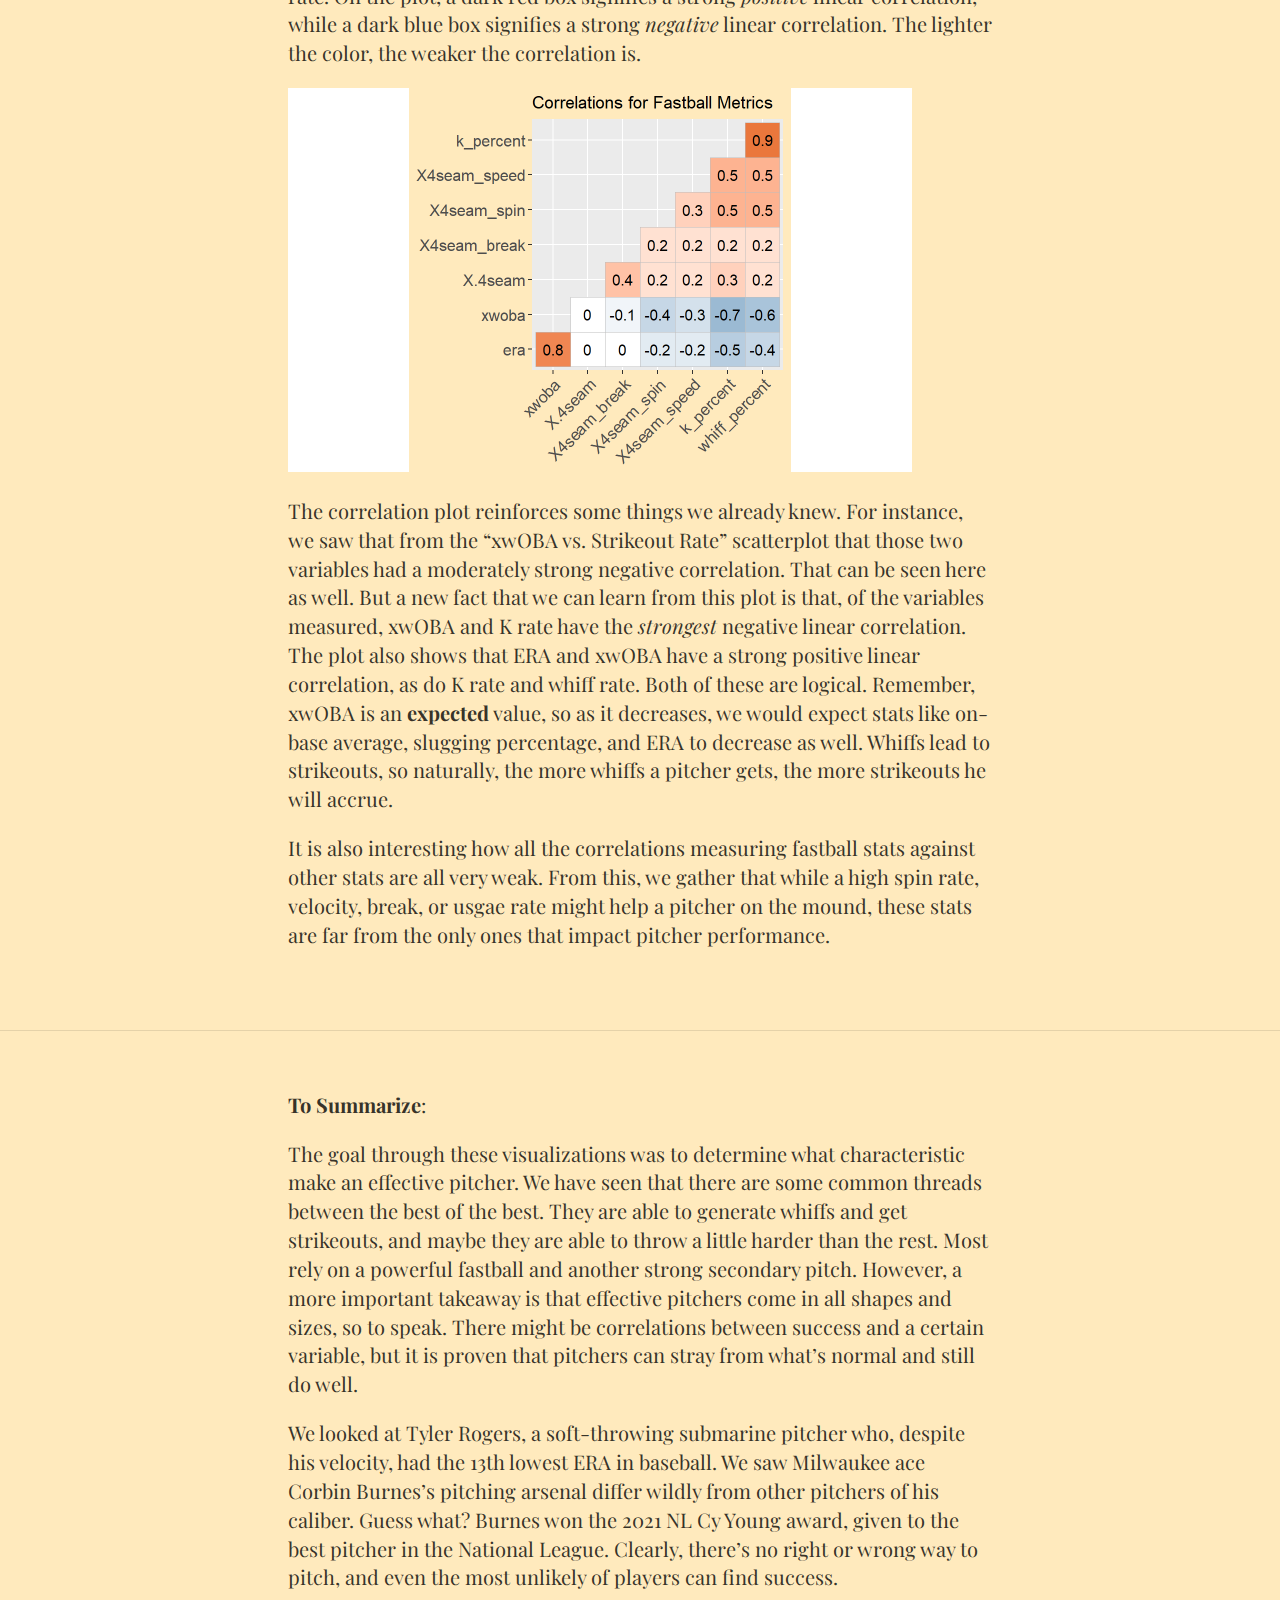
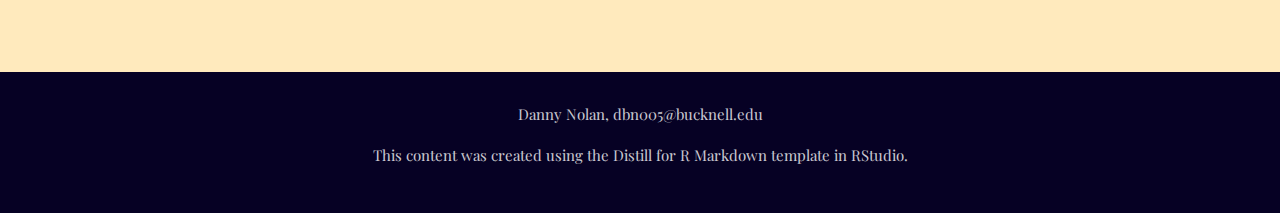
<file: DataStory.html>
<!DOCTYPE html>

<html xmlns="http://www.w3.org/1999/xhtml" lang="" xml:lang="">

<head>
  <meta charset="utf-8"/>
  <meta name="viewport" content="width=device-width, initial-scale=1"/>
  <meta http-equiv="X-UA-Compatible" content="IE=Edge,chrome=1"/>
  <meta name="generator" content="distill" />

  <style type="text/css">
  /* Hide doc at startup (prevent jankiness while JS renders/transforms) */
  body {
    visibility: hidden;
  }
  </style>

 <!--radix_placeholder_import_source-->
 <!--/radix_placeholder_import_source-->

<style type="text/css">code{white-space: pre;}</style>
<style type="text/css" data-origin="pandoc">
pre > code.sourceCode { white-space: pre; position: relative; }
pre > code.sourceCode > span { display: inline-block; line-height: 1.25; }
pre > code.sourceCode > span:empty { height: 1.2em; }
.sourceCode { overflow: visible; }
code.sourceCode > span { color: inherit; text-decoration: inherit; }
div.sourceCode { margin: 1em 0; }
pre.sourceCode { margin: 0; }
@media screen {
div.sourceCode { overflow: auto; }
}
@media print {
pre > code.sourceCode { white-space: pre-wrap; }
pre > code.sourceCode > span { text-indent: -5em; padding-left: 5em; }
}
pre.numberSource code
  { counter-reset: source-line 0; }
pre.numberSource code > span
  { position: relative; left: -4em; counter-increment: source-line; }
pre.numberSource code > span > a:first-child::before
  { content: counter(source-line);
    position: relative; left: -1em; text-align: right; vertical-align: baseline;
    border: none; display: inline-block;
    -webkit-touch-callout: none; -webkit-user-select: none;
    -khtml-user-select: none; -moz-user-select: none;
    -ms-user-select: none; user-select: none;
    padding: 0 4px; width: 4em;
    color: #aaaaaa;
  }
pre.numberSource { margin-left: 3em; border-left: 1px solid #aaaaaa;  padding-left: 4px; }
div.sourceCode
  {   }
@media screen {
pre > code.sourceCode > span > a:first-child::before { text-decoration: underline; }
}
code span.al { color: #ad0000; } /* Alert */
code span.an { color: #5e5e5e; } /* Annotation */
code span.at { } /* Attribute */
code span.bn { color: #ad0000; } /* BaseN */
code span.bu { } /* BuiltIn */
code span.cf { color: #007ba5; } /* ControlFlow */
code span.ch { color: #20794d; } /* Char */
code span.cn { color: #8f5902; } /* Constant */
code span.co { color: #5e5e5e; } /* Comment */
code span.cv { color: #5e5e5e; font-style: italic; } /* CommentVar */
code span.do { color: #5e5e5e; font-style: italic; } /* Documentation */
code span.dt { color: #ad0000; } /* DataType */
code span.dv { color: #ad0000; } /* DecVal */
code span.er { color: #ad0000; } /* Error */
code span.ex { } /* Extension */
code span.fl { color: #ad0000; } /* Float */
code span.fu { color: #4758ab; } /* Function */
code span.im { } /* Import */
code span.in { color: #5e5e5e; } /* Information */
code span.kw { color: #007ba5; } /* Keyword */
code span.op { color: #5e5e5e; } /* Operator */
code span.ot { color: #007ba5; } /* Other */
code span.pp { color: #ad0000; } /* Preprocessor */
code span.sc { color: #5e5e5e; } /* SpecialChar */
code span.ss { color: #20794d; } /* SpecialString */
code span.st { color: #20794d; } /* String */
code span.va { color: #111111; } /* Variable */
code span.vs { color: #20794d; } /* VerbatimString */
code span.wa { color: #5e5e5e; font-style: italic; } /* Warning */
</style>


  <!--radix_placeholder_meta_tags-->
  <title>Home Page: Examining the Statistics of MLB Pitchers in 2021</title>

  <meta property="description" itemprop="description" content="The purpose of these visualizations is to, through quantitative measurements, judge the pitching arsenal and overall performance of pitchers in the 2021 Major League Baseball season.  Using data gathered from https://atmlb.com/3y4wYXS, the graphs below seek to examine the relationships between certain types of statistics such as ERA, pitch spin rate, and strikeout percentage.  After looking at these visualizations, we want to be able to discover which variables lead to success on the mound."/>



  <!--  https://developers.facebook.com/docs/sharing/webmasters#markup -->
  <meta property="og:title" content="Home Page: Examining the Statistics of MLB Pitchers in 2021"/>
  <meta property="og:type" content="article"/>
  <meta property="og:description" content="The purpose of these visualizations is to, through quantitative measurements, judge the pitching arsenal and overall performance of pitchers in the 2021 Major League Baseball season.  Using data gathered from https://atmlb.com/3y4wYXS, the graphs below seek to examine the relationships between certain types of statistics such as ERA, pitch spin rate, and strikeout percentage.  After looking at these visualizations, we want to be able to discover which variables lead to success on the mound."/>
  <meta property="og:locale" content="en_US"/>
  <meta property="og:site_name" content="Home Page"/>

  <!--  https://dev.twitter.com/cards/types/summary -->
  <meta property="twitter:card" content="summary"/>
  <meta property="twitter:title" content="Home Page: Examining the Statistics of MLB Pitchers in 2021"/>
  <meta property="twitter:description" content="The purpose of these visualizations is to, through quantitative measurements, judge the pitching arsenal and overall performance of pitchers in the 2021 Major League Baseball season.  Using data gathered from https://atmlb.com/3y4wYXS, the graphs below seek to examine the relationships between certain types of statistics such as ERA, pitch spin rate, and strikeout percentage.  After looking at these visualizations, we want to be able to discover which variables lead to success on the mound."/>

  <!--/radix_placeholder_meta_tags-->
  <!--radix_placeholder_rmarkdown_metadata-->

  <script type="text/json" id="radix-rmarkdown-metadata">
  {"type":"list","attributes":{"names":{"type":"character","attributes":{},"value":["title","description"]}},"value":[{"type":"character","attributes":{},"value":["Examining the Statistics of MLB Pitchers in 2021"]},{"type":"character","attributes":{},"value":["The purpose of these visualizations is to, through quantitative measurements, judge the pitching arsenal and overall performance of pitchers in the 2021 Major League Baseball season.  Using data gathered from https://atmlb.com/3y4wYXS, the graphs below seek to examine the relationships between certain types of statistics such as ERA, pitch spin rate, and strikeout percentage.  After looking at these visualizations, we want to be able to discover which variables lead to success on the mound."]}]}
  </script>
  <!--/radix_placeholder_rmarkdown_metadata-->
  <!--radix_placeholder_navigation_in_header-->
  <meta name="distill:offset" content=""/>

  <script type="application/javascript">

    window.headroom_prevent_pin = false;

    window.document.addEventListener("DOMContentLoaded", function (event) {

      // initialize headroom for banner
      var header = $('header').get(0);
      var headerHeight = header.offsetHeight;
      var headroom = new Headroom(header, {
        tolerance: 5,
        onPin : function() {
          if (window.headroom_prevent_pin) {
            window.headroom_prevent_pin = false;
            headroom.unpin();
          }
        }
      });
      headroom.init();
      if(window.location.hash)
        headroom.unpin();
      $(header).addClass('headroom--transition');

      // offset scroll location for banner on hash change
      // (see: https://github.com/WickyNilliams/headroom.js/issues/38)
      window.addEventListener("hashchange", function(event) {
        window.scrollTo(0, window.pageYOffset - (headerHeight + 25));
      });

      // responsive menu
      $('.distill-site-header').each(function(i, val) {
        var topnav = $(this);
        var toggle = topnav.find('.nav-toggle');
        toggle.on('click', function() {
          topnav.toggleClass('responsive');
        });
      });

      // nav dropdowns
      $('.nav-dropbtn').click(function(e) {
        $(this).next('.nav-dropdown-content').toggleClass('nav-dropdown-active');
        $(this).parent().siblings('.nav-dropdown')
           .children('.nav-dropdown-content').removeClass('nav-dropdown-active');
      });
      $("body").click(function(e){
        $('.nav-dropdown-content').removeClass('nav-dropdown-active');
      });
      $(".nav-dropdown").click(function(e){
        e.stopPropagation();
      });
    });
  </script>

  <style type="text/css">

  /* Theme (user-documented overrideables for nav appearance) */

  .distill-site-nav {
    color: rgba(255, 255, 255, 0.8);
    background-color: #0F2E3D;
    font-size: 15px;
    font-weight: 300;
  }

  .distill-site-nav a {
    color: inherit;
    text-decoration: none;
  }

  .distill-site-nav a:hover {
    color: white;
  }

  @media print {
    .distill-site-nav {
      display: none;
    }
  }

  .distill-site-header {

  }

  .distill-site-footer {

  }


  /* Site Header */

  .distill-site-header {
    width: 100%;
    box-sizing: border-box;
    z-index: 3;
  }

  .distill-site-header .nav-left {
    display: inline-block;
    margin-left: 8px;
  }

  @media screen and (max-width: 768px) {
    .distill-site-header .nav-left {
      margin-left: 0;
    }
  }


  .distill-site-header .nav-right {
    float: right;
    margin-right: 8px;
  }

  .distill-site-header a,
  .distill-site-header .title {
    display: inline-block;
    text-align: center;
    padding: 14px 10px 14px 10px;
  }

  .distill-site-header .title {
    font-size: 18px;
    min-width: 150px;
  }

  .distill-site-header .logo {
    padding: 0;
  }

  .distill-site-header .logo img {
    display: none;
    max-height: 20px;
    width: auto;
    margin-bottom: -4px;
  }

  .distill-site-header .nav-image img {
    max-height: 18px;
    width: auto;
    display: inline-block;
    margin-bottom: -3px;
  }



  @media screen and (min-width: 1000px) {
    .distill-site-header .logo img {
      display: inline-block;
    }
    .distill-site-header .nav-left {
      margin-left: 20px;
    }
    .distill-site-header .nav-right {
      margin-right: 20px;
    }
    .distill-site-header .title {
      padding-left: 12px;
    }
  }


  .distill-site-header .nav-toggle {
    display: none;
  }

  .nav-dropdown {
    display: inline-block;
    position: relative;
  }

  .nav-dropdown .nav-dropbtn {
    border: none;
    outline: none;
    color: rgba(255, 255, 255, 0.8);
    padding: 16px 10px;
    background-color: transparent;
    font-family: inherit;
    font-size: inherit;
    font-weight: inherit;
    margin: 0;
    margin-top: 1px;
    z-index: 2;
  }

  .nav-dropdown-content {
    display: none;
    position: absolute;
    background-color: white;
    min-width: 200px;
    border: 1px solid rgba(0,0,0,0.15);
    border-radius: 4px;
    box-shadow: 0px 8px 16px 0px rgba(0,0,0,0.1);
    z-index: 1;
    margin-top: 2px;
    white-space: nowrap;
    padding-top: 4px;
    padding-bottom: 4px;
  }

  .nav-dropdown-content hr {
    margin-top: 4px;
    margin-bottom: 4px;
    border: none;
    border-bottom: 1px solid rgba(0, 0, 0, 0.1);
  }

  .nav-dropdown-active {
    display: block;
  }

  .nav-dropdown-content a, .nav-dropdown-content .nav-dropdown-header {
    color: black;
    padding: 6px 24px;
    text-decoration: none;
    display: block;
    text-align: left;
  }

  .nav-dropdown-content .nav-dropdown-header {
    display: block;
    padding: 5px 24px;
    padding-bottom: 0;
    text-transform: uppercase;
    font-size: 14px;
    color: #999999;
    white-space: nowrap;
  }

  .nav-dropdown:hover .nav-dropbtn {
    color: white;
  }

  .nav-dropdown-content a:hover {
    background-color: #ddd;
    color: black;
  }

  .nav-right .nav-dropdown-content {
    margin-left: -45%;
    right: 0;
  }

  @media screen and (max-width: 768px) {
    .distill-site-header a, .distill-site-header .nav-dropdown  {display: none;}
    .distill-site-header a.nav-toggle {
      float: right;
      display: block;
    }
    .distill-site-header .title {
      margin-left: 0;
    }
    .distill-site-header .nav-right {
      margin-right: 0;
    }
    .distill-site-header {
      overflow: hidden;
    }
    .nav-right .nav-dropdown-content {
      margin-left: 0;
    }
  }


  @media screen and (max-width: 768px) {
    .distill-site-header.responsive {position: relative; min-height: 500px; }
    .distill-site-header.responsive a.nav-toggle {
      position: absolute;
      right: 0;
      top: 0;
    }
    .distill-site-header.responsive a,
    .distill-site-header.responsive .nav-dropdown {
      display: block;
      text-align: left;
    }
    .distill-site-header.responsive .nav-left,
    .distill-site-header.responsive .nav-right {
      width: 100%;
    }
    .distill-site-header.responsive .nav-dropdown {float: none;}
    .distill-site-header.responsive .nav-dropdown-content {position: relative;}
    .distill-site-header.responsive .nav-dropdown .nav-dropbtn {
      display: block;
      width: 100%;
      text-align: left;
    }
  }

  /* Site Footer */

  .distill-site-footer {
    width: 100%;
    overflow: hidden;
    box-sizing: border-box;
    z-index: 3;
    margin-top: 30px;
    padding-top: 30px;
    padding-bottom: 30px;
    text-align: center;
  }

  /* Headroom */

  d-title {
    padding-top: 6rem;
  }

  @media print {
    d-title {
      padding-top: 4rem;
    }
  }

  .headroom {
    z-index: 1000;
    position: fixed;
    top: 0;
    left: 0;
    right: 0;
  }

  .headroom--transition {
    transition: all .4s ease-in-out;
  }

  .headroom--unpinned {
    top: -100px;
  }

  .headroom--pinned {
    top: 0;
  }

  /* adjust viewport for navbar height */
  /* helps vertically center bootstrap (non-distill) content */
  .min-vh-100 {
    min-height: calc(100vh - 100px) !important;
  }

  </style>

  <script src="site_libs/jquery-3.6.0/jquery-3.6.0.min.js"></script>
  <link href="site_libs/font-awesome-5.1.0/css/all.css" rel="stylesheet"/>
  <link href="site_libs/font-awesome-5.1.0/css/v4-shims.css" rel="stylesheet"/>
  <script src="site_libs/headroom-0.9.4/headroom.min.js"></script>
  <script src="site_libs/autocomplete-0.37.1/autocomplete.min.js"></script>
  <script src="site_libs/fuse-6.4.1/fuse.min.js"></script>

  <script type="application/javascript">

  function getMeta(metaName) {
    var metas = document.getElementsByTagName('meta');
    for (let i = 0; i < metas.length; i++) {
      if (metas[i].getAttribute('name') === metaName) {
        return metas[i].getAttribute('content');
      }
    }
    return '';
  }

  function offsetURL(url) {
    var offset = getMeta('distill:offset');
    return offset ? offset + '/' + url : url;
  }

  function createFuseIndex() {

    // create fuse index
    var options = {
      keys: [
        { name: 'title', weight: 20 },
        { name: 'categories', weight: 15 },
        { name: 'description', weight: 10 },
        { name: 'contents', weight: 5 },
      ],
      ignoreLocation: true,
      threshold: 0
    };
    var fuse = new window.Fuse([], options);

    // fetch the main search.json
    return fetch(offsetURL('search.json'))
      .then(function(response) {
        if (response.status == 200) {
          return response.json().then(function(json) {
            // index main articles
            json.articles.forEach(function(article) {
              fuse.add(article);
            });
            // download collections and index their articles
            return Promise.all(json.collections.map(function(collection) {
              return fetch(offsetURL(collection)).then(function(response) {
                if (response.status === 200) {
                  return response.json().then(function(articles) {
                    articles.forEach(function(article) {
                      fuse.add(article);
                    });
                  })
                } else {
                  return Promise.reject(
                    new Error('Unexpected status from search index request: ' +
                              response.status)
                  );
                }
              });
            })).then(function() {
              return fuse;
            });
          });

        } else {
          return Promise.reject(
            new Error('Unexpected status from search index request: ' +
                        response.status)
          );
        }
      });
  }

  window.document.addEventListener("DOMContentLoaded", function (event) {

    // get search element (bail if we don't have one)
    var searchEl = window.document.getElementById('distill-search');
    if (!searchEl)
      return;

    createFuseIndex()
      .then(function(fuse) {

        // make search box visible
        searchEl.classList.remove('hidden');

        // initialize autocomplete
        var options = {
          autoselect: true,
          hint: false,
          minLength: 2,
        };
        window.autocomplete(searchEl, options, [{
          source: function(query, callback) {
            const searchOptions = {
              isCaseSensitive: false,
              shouldSort: true,
              minMatchCharLength: 2,
              limit: 10,
            };
            var results = fuse.search(query, searchOptions);
            callback(results
              .map(function(result) { return result.item; })
            );
          },
          templates: {
            suggestion: function(suggestion) {
              var img = suggestion.preview && Object.keys(suggestion.preview).length > 0
                ? `<img src="${offsetURL(suggestion.preview)}"</img>`
                : '';
              var html = `
                <div class="search-item">
                  <h3>${suggestion.title}</h3>
                  <div class="search-item-description">
                    ${suggestion.description || ''}
                  </div>
                  <div class="search-item-preview">
                    ${img}
                  </div>
                </div>
              `;
              return html;
            }
          }
        }]).on('autocomplete:selected', function(event, suggestion) {
          window.location.href = offsetURL(suggestion.path);
        });
        // remove inline display style on autocompleter (we want to
        // manage responsive display via css)
        $('.algolia-autocomplete').css("display", "");
      })
      .catch(function(error) {
        console.log(error);
      });

  });

  </script>

  <style type="text/css">

  .nav-search {
    font-size: x-small;
  }

  /* Algolioa Autocomplete */

  .algolia-autocomplete {
    display: inline-block;
    margin-left: 10px;
    vertical-align: sub;
    background-color: white;
    color: black;
    padding: 6px;
    padding-top: 8px;
    padding-bottom: 0;
    border-radius: 6px;
    border: 1px #0F2E3D solid;
    width: 180px;
  }


  @media screen and (max-width: 768px) {
    .distill-site-nav .algolia-autocomplete {
      display: none;
      visibility: hidden;
    }
    .distill-site-nav.responsive .algolia-autocomplete {
      display: inline-block;
      visibility: visible;
    }
    .distill-site-nav.responsive .algolia-autocomplete .aa-dropdown-menu {
      margin-left: 0;
      width: 400px;
      max-height: 400px;
    }
  }

  .algolia-autocomplete .aa-input, .algolia-autocomplete .aa-hint {
    width: 90%;
    outline: none;
    border: none;
  }

  .algolia-autocomplete .aa-hint {
    color: #999;
  }
  .algolia-autocomplete .aa-dropdown-menu {
    width: 550px;
    max-height: 70vh;
    overflow-x: visible;
    overflow-y: scroll;
    padding: 5px;
    margin-top: 3px;
    margin-left: -150px;
    background-color: #fff;
    border-radius: 5px;
    border: 1px solid #999;
    border-top: none;
  }

  .algolia-autocomplete .aa-dropdown-menu .aa-suggestion {
    cursor: pointer;
    padding: 5px 4px;
    border-bottom: 1px solid #eee;
  }

  .algolia-autocomplete .aa-dropdown-menu .aa-suggestion:last-of-type {
    border-bottom: none;
    margin-bottom: 2px;
  }

  .algolia-autocomplete .aa-dropdown-menu .aa-suggestion .search-item {
    overflow: hidden;
    font-size: 0.8em;
    line-height: 1.4em;
  }

  .algolia-autocomplete .aa-dropdown-menu .aa-suggestion .search-item h3 {
    font-size: 1rem;
    margin-block-start: 0;
    margin-block-end: 5px;
  }

  .algolia-autocomplete .aa-dropdown-menu .aa-suggestion .search-item-description {
    display: inline-block;
    overflow: hidden;
    height: 2.8em;
    width: 80%;
    margin-right: 4%;
  }

  .algolia-autocomplete .aa-dropdown-menu .aa-suggestion .search-item-preview {
    display: inline-block;
    width: 15%;
  }

  .algolia-autocomplete .aa-dropdown-menu .aa-suggestion .search-item-preview img {
    height: 3em;
    width: auto;
    display: none;
  }

  .algolia-autocomplete .aa-dropdown-menu .aa-suggestion .search-item-preview img[src] {
    display: initial;
  }

  .algolia-autocomplete .aa-dropdown-menu .aa-suggestion.aa-cursor {
    background-color: #eee;
  }
  .algolia-autocomplete .aa-dropdown-menu .aa-suggestion em {
    font-weight: bold;
    font-style: normal;
  }

  </style>


  <!--/radix_placeholder_navigation_in_header-->
  <!--radix_placeholder_distill-->

  <style type="text/css">

  body {
    background-color: white;
  }

  .pandoc-table {
    width: 100%;
  }

  .pandoc-table>caption {
    margin-bottom: 10px;
  }

  .pandoc-table th:not([align]) {
    text-align: left;
  }

  .pagedtable-footer {
    font-size: 15px;
  }

  d-byline .byline {
    grid-template-columns: 2fr 2fr;
  }

  d-byline .byline h3 {
    margin-block-start: 1.5em;
  }

  d-byline .byline .authors-affiliations h3 {
    margin-block-start: 0.5em;
  }

  .authors-affiliations .orcid-id {
    width: 16px;
    height:16px;
    margin-left: 4px;
    margin-right: 4px;
    vertical-align: middle;
    padding-bottom: 2px;
  }

  d-title .dt-tags {
    margin-top: 1em;
    grid-column: text;
  }

  .dt-tags .dt-tag {
    text-decoration: none;
    display: inline-block;
    color: rgba(0,0,0,0.6);
    padding: 0em 0.4em;
    margin-right: 0.5em;
    margin-bottom: 0.4em;
    font-size: 70%;
    border: 1px solid rgba(0,0,0,0.2);
    border-radius: 3px;
    text-transform: uppercase;
    font-weight: 500;
  }

  d-article table.gt_table td,
  d-article table.gt_table th {
    border-bottom: none;
  }

  .html-widget {
    margin-bottom: 2.0em;
  }

  .l-screen-inset {
    padding-right: 16px;
  }

  .l-screen .caption {
    margin-left: 10px;
  }

  .shaded {
    background: rgb(247, 247, 247);
    padding-top: 20px;
    padding-bottom: 20px;
    border-top: 1px solid rgba(0, 0, 0, 0.1);
    border-bottom: 1px solid rgba(0, 0, 0, 0.1);
  }

  .shaded .html-widget {
    margin-bottom: 0;
    border: 1px solid rgba(0, 0, 0, 0.1);
  }

  .shaded .shaded-content {
    background: white;
  }

  .text-output {
    margin-top: 0;
    line-height: 1.5em;
  }

  .hidden {
    display: none !important;
  }

  d-article {
    padding-top: 2.5rem;
    padding-bottom: 30px;
  }

  d-appendix {
    padding-top: 30px;
  }

  d-article>p>img {
    width: 100%;
  }

  d-article h2 {
    margin: 1rem 0 1.5rem 0;
  }

  d-article h3 {
    margin-top: 1.5rem;
  }

  d-article iframe {
    border: 1px solid rgba(0, 0, 0, 0.1);
    margin-bottom: 2.0em;
    width: 100%;
  }

  /* Tweak code blocks */

  d-article div.sourceCode code,
  d-article pre code {
    font-family: Consolas, Monaco, 'Andale Mono', 'Ubuntu Mono', monospace;
  }

  d-article pre,
  d-article div.sourceCode,
  d-article div.sourceCode pre {
    overflow: auto;
  }

  d-article div.sourceCode {
    background-color: white;
  }

  d-article div.sourceCode pre {
    padding-left: 10px;
    font-size: 12px;
    border-left: 2px solid rgba(0,0,0,0.1);
  }

  d-article pre {
    font-size: 12px;
    color: black;
    background: none;
    margin-top: 0;
    text-align: left;
    white-space: pre;
    word-spacing: normal;
    word-break: normal;
    word-wrap: normal;
    line-height: 1.5;

    -moz-tab-size: 4;
    -o-tab-size: 4;
    tab-size: 4;

    -webkit-hyphens: none;
    -moz-hyphens: none;
    -ms-hyphens: none;
    hyphens: none;
  }

  d-article pre a {
    border-bottom: none;
  }

  d-article pre a:hover {
    border-bottom: none;
    text-decoration: underline;
  }

  d-article details {
    grid-column: text;
    margin-bottom: 0.8em;
  }

  @media(min-width: 768px) {

  d-article pre,
  d-article div.sourceCode,
  d-article div.sourceCode pre {
    overflow: visible !important;
  }

  d-article div.sourceCode pre {
    padding-left: 18px;
    font-size: 14px;
  }

  d-article pre {
    font-size: 14px;
  }

  }

  figure img.external {
    background: white;
    border: 1px solid rgba(0, 0, 0, 0.1);
    box-shadow: 0 1px 8px rgba(0, 0, 0, 0.1);
    padding: 18px;
    box-sizing: border-box;
  }

  /* CSS for d-contents */

  .d-contents {
    grid-column: text;
    color: rgba(0,0,0,0.8);
    font-size: 0.9em;
    padding-bottom: 1em;
    margin-bottom: 1em;
    padding-bottom: 0.5em;
    margin-bottom: 1em;
    padding-left: 0.25em;
    justify-self: start;
  }

  @media(min-width: 1000px) {
    .d-contents.d-contents-float {
      height: 0;
      grid-column-start: 1;
      grid-column-end: 4;
      justify-self: center;
      padding-right: 3em;
      padding-left: 2em;
    }
  }

  .d-contents nav h3 {
    font-size: 18px;
    margin-top: 0;
    margin-bottom: 1em;
  }

  .d-contents li {
    list-style-type: none
  }

  .d-contents nav > ul {
    padding-left: 0;
  }

  .d-contents ul {
    padding-left: 1em
  }

  .d-contents nav ul li {
    margin-top: 0.6em;
    margin-bottom: 0.2em;
  }

  .d-contents nav a {
    font-size: 13px;
    border-bottom: none;
    text-decoration: none
    color: rgba(0, 0, 0, 0.8);
  }

  .d-contents nav a:hover {
    text-decoration: underline solid rgba(0, 0, 0, 0.6)
  }

  .d-contents nav > ul > li > a {
    font-weight: 600;
  }

  .d-contents nav > ul > li > ul {
    font-weight: inherit;
  }

  .d-contents nav > ul > li > ul > li {
    margin-top: 0.2em;
  }


  .d-contents nav ul {
    margin-top: 0;
    margin-bottom: 0.25em;
  }

  .d-article-with-toc h2:nth-child(2) {
    margin-top: 0;
  }


  /* Figure */

  .figure {
    position: relative;
    margin-bottom: 2.5em;
    margin-top: 1.5em;
  }

  .figure img {
    width: 100%;
  }

  .figure .caption {
    color: rgba(0, 0, 0, 0.6);
    font-size: 12px;
    line-height: 1.5em;
  }

  .figure img.external {
    background: white;
    border: 1px solid rgba(0, 0, 0, 0.1);
    box-shadow: 0 1px 8px rgba(0, 0, 0, 0.1);
    padding: 18px;
    box-sizing: border-box;
  }

  .figure .caption a {
    color: rgba(0, 0, 0, 0.6);
  }

  .figure .caption b,
  .figure .caption strong, {
    font-weight: 600;
    color: rgba(0, 0, 0, 1.0);
  }

  /* Citations */

  d-article .citation {
    color: inherit;
    cursor: inherit;
  }

  div.hanging-indent{
    margin-left: 1em; text-indent: -1em;
  }

  /* Citation hover box */

  .tippy-box[data-theme~=light-border] {
    background-color: rgba(250, 250, 250, 0.95);
  }

  .tippy-content > p {
    margin-bottom: 0;
    padding: 2px;
  }


  /* Tweak 1000px media break to show more text */

  @media(min-width: 1000px) {
    .base-grid,
    distill-header,
    d-title,
    d-abstract,
    d-article,
    d-appendix,
    distill-appendix,
    d-byline,
    d-footnote-list,
    d-citation-list,
    distill-footer {
      grid-template-columns: [screen-start] 1fr [page-start kicker-start] 80px [middle-start] 50px [text-start kicker-end] 65px 65px 65px 65px 65px 65px 65px 65px [text-end gutter-start] 65px [middle-end] 65px [page-end gutter-end] 1fr [screen-end];
      grid-column-gap: 16px;
    }

    .grid {
      grid-column-gap: 16px;
    }

    d-article {
      font-size: 1.06rem;
      line-height: 1.7em;
    }
    figure .caption, .figure .caption, figure figcaption {
      font-size: 13px;
    }
  }

  @media(min-width: 1180px) {
    .base-grid,
    distill-header,
    d-title,
    d-abstract,
    d-article,
    d-appendix,
    distill-appendix,
    d-byline,
    d-footnote-list,
    d-citation-list,
    distill-footer {
      grid-template-columns: [screen-start] 1fr [page-start kicker-start] 60px [middle-start] 60px [text-start kicker-end] 60px 60px 60px 60px 60px 60px 60px 60px [text-end gutter-start] 60px [middle-end] 60px [page-end gutter-end] 1fr [screen-end];
      grid-column-gap: 32px;
    }

    .grid {
      grid-column-gap: 32px;
    }
  }


  /* Get the citation styles for the appendix (not auto-injected on render since
     we do our own rendering of the citation appendix) */

  d-appendix .citation-appendix,
  .d-appendix .citation-appendix {
    font-size: 11px;
    line-height: 15px;
    border-left: 1px solid rgba(0, 0, 0, 0.1);
    padding-left: 18px;
    border: 1px solid rgba(0,0,0,0.1);
    background: rgba(0, 0, 0, 0.02);
    padding: 10px 18px;
    border-radius: 3px;
    color: rgba(150, 150, 150, 1);
    overflow: hidden;
    margin-top: -12px;
    white-space: pre-wrap;
    word-wrap: break-word;
  }

  /* Include appendix styles here so they can be overridden */

  d-appendix {
    contain: layout style;
    font-size: 0.8em;
    line-height: 1.7em;
    margin-top: 60px;
    margin-bottom: 0;
    border-top: 1px solid rgba(0, 0, 0, 0.1);
    color: rgba(0,0,0,0.5);
    padding-top: 60px;
    padding-bottom: 48px;
  }

  d-appendix h3 {
    grid-column: page-start / text-start;
    font-size: 15px;
    font-weight: 500;
    margin-top: 1em;
    margin-bottom: 0;
    color: rgba(0,0,0,0.65);
  }

  d-appendix h3 + * {
    margin-top: 1em;
  }

  d-appendix ol {
    padding: 0 0 0 15px;
  }

  @media (min-width: 768px) {
    d-appendix ol {
      padding: 0 0 0 30px;
      margin-left: -30px;
    }
  }

  d-appendix li {
    margin-bottom: 1em;
  }

  d-appendix a {
    color: rgba(0, 0, 0, 0.6);
  }

  d-appendix > * {
    grid-column: text;
  }

  d-appendix > d-footnote-list,
  d-appendix > d-citation-list,
  d-appendix > distill-appendix {
    grid-column: screen;
  }

  /* Include footnote styles here so they can be overridden */

  d-footnote-list {
    contain: layout style;
  }

  d-footnote-list > * {
    grid-column: text;
  }

  d-footnote-list a.footnote-backlink {
    color: rgba(0,0,0,0.3);
    padding-left: 0.5em;
  }



  /* Anchor.js */

  .anchorjs-link {
    /*transition: all .25s linear; */
    text-decoration: none;
    border-bottom: none;
  }
  *:hover > .anchorjs-link {
    margin-left: -1.125em !important;
    text-decoration: none;
    border-bottom: none;
  }

  /* Social footer */

  .social_footer {
    margin-top: 30px;
    margin-bottom: 0;
    color: rgba(0,0,0,0.67);
  }

  .disqus-comments {
    margin-right: 30px;
  }

  .disqus-comment-count {
    border-bottom: 1px solid rgba(0, 0, 0, 0.4);
    cursor: pointer;
  }

  #disqus_thread {
    margin-top: 30px;
  }

  .article-sharing a {
    border-bottom: none;
    margin-right: 8px;
  }

  .article-sharing a:hover {
    border-bottom: none;
  }

  .sidebar-section.subscribe {
    font-size: 12px;
    line-height: 1.6em;
  }

  .subscribe p {
    margin-bottom: 0.5em;
  }


  .article-footer .subscribe {
    font-size: 15px;
    margin-top: 45px;
  }


  .sidebar-section.custom {
    font-size: 12px;
    line-height: 1.6em;
  }

  .custom p {
    margin-bottom: 0.5em;
  }

  /* Styles for listing layout (hide title) */
  .layout-listing d-title, .layout-listing .d-title {
    display: none;
  }

  /* Styles for posts lists (not auto-injected) */


  .posts-with-sidebar {
    padding-left: 45px;
    padding-right: 45px;
  }

  .posts-list .description h2,
  .posts-list .description p {
    font-family: -apple-system, BlinkMacSystemFont, "Segoe UI", Roboto, Oxygen, Ubuntu, Cantarell, "Fira Sans", "Droid Sans", "Helvetica Neue", Arial, sans-serif;
  }

  .posts-list .description h2 {
    font-weight: 700;
    border-bottom: none;
    padding-bottom: 0;
  }

  .posts-list h2.post-tag {
    border-bottom: 1px solid rgba(0, 0, 0, 0.2);
    padding-bottom: 12px;
  }
  .posts-list {
    margin-top: 60px;
    margin-bottom: 24px;
  }

  .posts-list .post-preview {
    text-decoration: none;
    overflow: hidden;
    display: block;
    border-bottom: 1px solid rgba(0, 0, 0, 0.1);
    padding: 24px 0;
  }

  .post-preview-last {
    border-bottom: none !important;
  }

  .posts-list .posts-list-caption {
    grid-column: screen;
    font-weight: 400;
  }

  .posts-list .post-preview h2 {
    margin: 0 0 6px 0;
    line-height: 1.2em;
    font-style: normal;
    font-size: 24px;
  }

  .posts-list .post-preview p {
    margin: 0 0 12px 0;
    line-height: 1.4em;
    font-size: 16px;
  }

  .posts-list .post-preview .thumbnail {
    box-sizing: border-box;
    margin-bottom: 24px;
    position: relative;
    max-width: 500px;
  }
  .posts-list .post-preview img {
    width: 100%;
    display: block;
  }

  .posts-list .metadata {
    font-size: 12px;
    line-height: 1.4em;
    margin-bottom: 18px;
  }

  .posts-list .metadata > * {
    display: inline-block;
  }

  .posts-list .metadata .publishedDate {
    margin-right: 2em;
  }

  .posts-list .metadata .dt-authors {
    display: block;
    margin-top: 0.3em;
    margin-right: 2em;
  }

  .posts-list .dt-tags {
    display: block;
    line-height: 1em;
  }

  .posts-list .dt-tags .dt-tag {
    display: inline-block;
    color: rgba(0,0,0,0.6);
    padding: 0.3em 0.4em;
    margin-right: 0.2em;
    margin-bottom: 0.4em;
    font-size: 60%;
    border: 1px solid rgba(0,0,0,0.2);
    border-radius: 3px;
    text-transform: uppercase;
    font-weight: 500;
  }

  .posts-list img {
    opacity: 1;
  }

  .posts-list img[data-src] {
    opacity: 0;
  }

  .posts-more {
    clear: both;
  }


  .posts-sidebar {
    font-size: 16px;
  }

  .posts-sidebar h3 {
    font-size: 16px;
    margin-top: 0;
    margin-bottom: 0.5em;
    font-weight: 400;
    text-transform: uppercase;
  }

  .sidebar-section {
    margin-bottom: 30px;
  }

  .categories ul {
    list-style-type: none;
    margin: 0;
    padding: 0;
  }

  .categories li {
    color: rgba(0, 0, 0, 0.8);
    margin-bottom: 0;
  }

  .categories li>a {
    border-bottom: none;
  }

  .categories li>a:hover {
    border-bottom: 1px solid rgba(0, 0, 0, 0.4);
  }

  .categories .active {
    font-weight: 600;
  }

  .categories .category-count {
    color: rgba(0, 0, 0, 0.4);
  }


  @media(min-width: 768px) {
    .posts-list .post-preview h2 {
      font-size: 26px;
    }
    .posts-list .post-preview .thumbnail {
      float: right;
      width: 30%;
      margin-bottom: 0;
    }
    .posts-list .post-preview .description {
      float: left;
      width: 45%;
    }
    .posts-list .post-preview .metadata {
      float: left;
      width: 20%;
      margin-top: 8px;
    }
    .posts-list .post-preview p {
      margin: 0 0 12px 0;
      line-height: 1.5em;
      font-size: 16px;
    }
    .posts-with-sidebar .posts-list {
      float: left;
      width: 75%;
    }
    .posts-with-sidebar .posts-sidebar {
      float: right;
      width: 20%;
      margin-top: 60px;
      padding-top: 24px;
      padding-bottom: 24px;
    }
  }


  /* Improve display for browsers without grid (IE/Edge <= 15) */

  .downlevel {
    line-height: 1.6em;
    font-family: -apple-system, BlinkMacSystemFont, "Segoe UI", Roboto, Oxygen, Ubuntu, Cantarell, "Fira Sans", "Droid Sans", "Helvetica Neue", Arial, sans-serif;
    margin: 0;
  }

  .downlevel .d-title {
    padding-top: 6rem;
    padding-bottom: 1.5rem;
  }

  .downlevel .d-title h1 {
    font-size: 50px;
    font-weight: 700;
    line-height: 1.1em;
    margin: 0 0 0.5rem;
  }

  .downlevel .d-title p {
    font-weight: 300;
    font-size: 1.2rem;
    line-height: 1.55em;
    margin-top: 0;
  }

  .downlevel .d-byline {
    padding-top: 0.8em;
    padding-bottom: 0.8em;
    font-size: 0.8rem;
    line-height: 1.8em;
  }

  .downlevel .section-separator {
    border: none;
    border-top: 1px solid rgba(0, 0, 0, 0.1);
  }

  .downlevel .d-article {
    font-size: 1.06rem;
    line-height: 1.7em;
    padding-top: 1rem;
    padding-bottom: 2rem;
  }


  .downlevel .d-appendix {
    padding-left: 0;
    padding-right: 0;
    max-width: none;
    font-size: 0.8em;
    line-height: 1.7em;
    margin-bottom: 0;
    color: rgba(0,0,0,0.5);
    padding-top: 40px;
    padding-bottom: 48px;
  }

  .downlevel .footnotes ol {
    padding-left: 13px;
  }

  .downlevel .base-grid,
  .downlevel .distill-header,
  .downlevel .d-title,
  .downlevel .d-abstract,
  .downlevel .d-article,
  .downlevel .d-appendix,
  .downlevel .distill-appendix,
  .downlevel .d-byline,
  .downlevel .d-footnote-list,
  .downlevel .d-citation-list,
  .downlevel .distill-footer,
  .downlevel .appendix-bottom,
  .downlevel .posts-container {
    padding-left: 40px;
    padding-right: 40px;
  }

  @media(min-width: 768px) {
    .downlevel .base-grid,
    .downlevel .distill-header,
    .downlevel .d-title,
    .downlevel .d-abstract,
    .downlevel .d-article,
    .downlevel .d-appendix,
    .downlevel .distill-appendix,
    .downlevel .d-byline,
    .downlevel .d-footnote-list,
    .downlevel .d-citation-list,
    .downlevel .distill-footer,
    .downlevel .appendix-bottom,
    .downlevel .posts-container {
    padding-left: 150px;
    padding-right: 150px;
    max-width: 900px;
  }
  }

  .downlevel pre code {
    display: block;
    border-left: 2px solid rgba(0, 0, 0, .1);
    padding: 0 0 0 20px;
    font-size: 14px;
  }

  .downlevel code, .downlevel pre {
    color: black;
    background: none;
    font-family: Consolas, Monaco, 'Andale Mono', 'Ubuntu Mono', monospace;
    text-align: left;
    white-space: pre;
    word-spacing: normal;
    word-break: normal;
    word-wrap: normal;
    line-height: 1.5;

    -moz-tab-size: 4;
    -o-tab-size: 4;
    tab-size: 4;

    -webkit-hyphens: none;
    -moz-hyphens: none;
    -ms-hyphens: none;
    hyphens: none;
  }

  .downlevel .posts-list .post-preview {
    color: inherit;
  }



  </style>

  <script type="application/javascript">

  function is_downlevel_browser() {
    if (bowser.isUnsupportedBrowser({ msie: "12", msedge: "16"},
                                   window.navigator.userAgent)) {
      return true;
    } else {
      return window.load_distill_framework === undefined;
    }
  }

  // show body when load is complete
  function on_load_complete() {

    // add anchors
    if (window.anchors) {
      window.anchors.options.placement = 'left';
      window.anchors.add('d-article > h2, d-article > h3, d-article > h4, d-article > h5');
    }


    // set body to visible
    document.body.style.visibility = 'visible';

    // force redraw for leaflet widgets
    if (window.HTMLWidgets) {
      var maps = window.HTMLWidgets.findAll(".leaflet");
      $.each(maps, function(i, el) {
        var map = this.getMap();
        map.invalidateSize();
        map.eachLayer(function(layer) {
          if (layer instanceof L.TileLayer)
            layer.redraw();
        });
      });
    }

    // trigger 'shown' so htmlwidgets resize
    $('d-article').trigger('shown');
  }

  function init_distill() {

    init_common();

    // create front matter
    var front_matter = $('<d-front-matter></d-front-matter>');
    $('#distill-front-matter').wrap(front_matter);

    // create d-title
    $('.d-title').changeElementType('d-title');

    // create d-byline
    var byline = $('<d-byline></d-byline>');
    $('.d-byline').replaceWith(byline);

    // create d-article
    var article = $('<d-article></d-article>');
    $('.d-article').wrap(article).children().unwrap();

    // move posts container into article
    $('.posts-container').appendTo($('d-article'));

    // create d-appendix
    $('.d-appendix').changeElementType('d-appendix');

    // flag indicating that we have appendix items
    var appendix = $('.appendix-bottom').children('h3').length > 0;

    // replace footnotes with <d-footnote>
    $('.footnote-ref').each(function(i, val) {
      appendix = true;
      var href = $(this).attr('href');
      var id = href.replace('#', '');
      var fn = $('#' + id);
      var fn_p = $('#' + id + '>p');
      fn_p.find('.footnote-back').remove();
      var text = fn_p.html();
      var dtfn = $('<d-footnote></d-footnote>');
      dtfn.html(text);
      $(this).replaceWith(dtfn);
    });
    // remove footnotes
    $('.footnotes').remove();

    // move refs into #references-listing
    $('#references-listing').replaceWith($('#refs'));

    $('h1.appendix, h2.appendix').each(function(i, val) {
      $(this).changeElementType('h3');
    });
    $('h3.appendix').each(function(i, val) {
      var id = $(this).attr('id');
      $('.d-contents a[href="#' + id + '"]').parent().remove();
      appendix = true;
      $(this).nextUntil($('h1, h2, h3')).addBack().appendTo($('d-appendix'));
    });

    // show d-appendix if we have appendix content
    $("d-appendix").css('display', appendix ? 'grid' : 'none');

    // localize layout chunks to just output
    $('.layout-chunk').each(function(i, val) {

      // capture layout
      var layout = $(this).attr('data-layout');

      // apply layout to markdown level block elements
      var elements = $(this).children().not('details, div.sourceCode, pre, script');
      elements.each(function(i, el) {
        var layout_div = $('<div class="' + layout + '"></div>');
        if (layout_div.hasClass('shaded')) {
          var shaded_content = $('<div class="shaded-content"></div>');
          $(this).wrap(shaded_content);
          $(this).parent().wrap(layout_div);
        } else {
          $(this).wrap(layout_div);
        }
      });


      // unwrap the layout-chunk div
      $(this).children().unwrap();
    });

    // remove code block used to force  highlighting css
    $('.distill-force-highlighting-css').parent().remove();

    // remove empty line numbers inserted by pandoc when using a
    // custom syntax highlighting theme
    $('code.sourceCode a:empty').remove();

    // load distill framework
    load_distill_framework();

    // wait for window.distillRunlevel == 4 to do post processing
    function distill_post_process() {

      if (!window.distillRunlevel || window.distillRunlevel < 4)
        return;

      // hide author/affiliations entirely if we have no authors
      var front_matter = JSON.parse($("#distill-front-matter").html());
      var have_authors = front_matter.authors && front_matter.authors.length > 0;
      if (!have_authors)
        $('d-byline').addClass('hidden');

      // article with toc class
      $('.d-contents').parent().addClass('d-article-with-toc');

      // strip links that point to #
      $('.authors-affiliations').find('a[href="#"]').removeAttr('href');

      // add orcid ids
      $('.authors-affiliations').find('.author').each(function(i, el) {
        var orcid_id = front_matter.authors[i].orcidID;
        if (orcid_id) {
          var a = $('<a></a>');
          a.attr('href', 'https://orcid.org/' + orcid_id);
          var img = $('<img></img>');
          img.addClass('orcid-id');
          img.attr('alt', 'ORCID ID');
          img.attr('src','[data-uri]');
          a.append(img);
          $(this).append(a);
        }
      });

      // hide elements of author/affiliations grid that have no value
      function hide_byline_column(caption) {
        $('d-byline').find('h3:contains("' + caption + '")').parent().css('visibility', 'hidden');
      }

      // affiliations
      var have_affiliations = false;
      for (var i = 0; i<front_matter.authors.length; ++i) {
        var author = front_matter.authors[i];
        if (author.affiliation !== "&nbsp;") {
          have_affiliations = true;
          break;
        }
      }
      if (!have_affiliations)
        $('d-byline').find('h3:contains("Affiliations")').css('visibility', 'hidden');

      // published date
      if (!front_matter.publishedDate)
        hide_byline_column("Published");

      // document object identifier
      var doi = $('d-byline').find('h3:contains("DOI")');
      var doi_p = doi.next().empty();
      if (!front_matter.doi) {
        // if we have a citation and valid citationText then link to that
        if ($('#citation').length > 0 && front_matter.citationText) {
          doi.html('Citation');
          $('<a href="#citation"></a>')
            .text(front_matter.citationText)
            .appendTo(doi_p);
        } else {
          hide_byline_column("DOI");
        }
      } else {
        $('<a></a>')
           .attr('href', "https://doi.org/" + front_matter.doi)
           .html(front_matter.doi)
           .appendTo(doi_p);
      }

       // change plural form of authors/affiliations
      if (front_matter.authors.length === 1) {
        var grid = $('.authors-affiliations');
        grid.children('h3:contains("Authors")').text('Author');
        grid.children('h3:contains("Affiliations")').text('Affiliation');
      }

      // remove d-appendix and d-footnote-list local styles
      $('d-appendix > style:first-child').remove();
      $('d-footnote-list > style:first-child').remove();

      // move appendix-bottom entries to the bottom
      $('.appendix-bottom').appendTo('d-appendix').children().unwrap();
      $('.appendix-bottom').remove();

      // hoverable references
      $('span.citation[data-cites]').each(function() {
        var refs = $(this).attr('data-cites').split(" ");
        var refHtml = refs.map(function(ref) {
          return "<p>" + $('#ref-' + ref).html() + "</p>";
        }).join("\n");
        window.tippy(this, {
          allowHTML: true,
          content: refHtml,
          maxWidth: 500,
          interactive: true,
          interactiveBorder: 10,
          theme: 'light-border',
          placement: 'bottom-start'
        });
      });

      // clear polling timer
      clearInterval(tid);

      // show body now that everything is ready
      on_load_complete();
    }

    var tid = setInterval(distill_post_process, 50);
    distill_post_process();

  }

  function init_downlevel() {

    init_common();

     // insert hr after d-title
    $('.d-title').after($('<hr class="section-separator"/>'));

    // check if we have authors
    var front_matter = JSON.parse($("#distill-front-matter").html());
    var have_authors = front_matter.authors && front_matter.authors.length > 0;

    // manage byline/border
    if (!have_authors)
      $('.d-byline').remove();
    $('.d-byline').after($('<hr class="section-separator"/>'));
    $('.d-byline a').remove();

    // remove toc
    $('.d-contents').remove();

    // move appendix elements
    $('h1.appendix, h2.appendix').each(function(i, val) {
      $(this).changeElementType('h3');
    });
    $('h3.appendix').each(function(i, val) {
      $(this).nextUntil($('h1, h2, h3')).addBack().appendTo($('.d-appendix'));
    });


    // inject headers into references and footnotes
    var refs_header = $('<h3></h3>');
    refs_header.text('References');
    $('#refs').prepend(refs_header);

    var footnotes_header = $('<h3></h3');
    footnotes_header.text('Footnotes');
    $('.footnotes').children('hr').first().replaceWith(footnotes_header);

    // move appendix-bottom entries to the bottom
    $('.appendix-bottom').appendTo('.d-appendix').children().unwrap();
    $('.appendix-bottom').remove();

    // remove appendix if it's empty
    if ($('.d-appendix').children().length === 0)
      $('.d-appendix').remove();

    // prepend separator above appendix
    $('.d-appendix').before($('<hr class="section-separator" style="clear: both"/>'));

    // trim code
    $('pre>code').each(function(i, val) {
      $(this).html($.trim($(this).html()));
    });

    // move posts-container right before article
    $('.posts-container').insertBefore($('.d-article'));

    $('body').addClass('downlevel');

    on_load_complete();
  }


  function init_common() {

    // jquery plugin to change element types
    (function($) {
      $.fn.changeElementType = function(newType) {
        var attrs = {};

        $.each(this[0].attributes, function(idx, attr) {
          attrs[attr.nodeName] = attr.nodeValue;
        });

        this.replaceWith(function() {
          return $("<" + newType + "/>", attrs).append($(this).contents());
        });
      };
    })(jQuery);

    // prevent underline for linked images
    $('a > img').parent().css({'border-bottom' : 'none'});

    // mark non-body figures created by knitr chunks as 100% width
    $('.layout-chunk').each(function(i, val) {
      var figures = $(this).find('img, .html-widget');
      if ($(this).attr('data-layout') !== "l-body") {
        figures.css('width', '100%');
      } else {
        figures.css('max-width', '100%');
        figures.filter("[width]").each(function(i, val) {
          var fig = $(this);
          fig.css('width', fig.attr('width') + 'px');
        });

      }
    });

    // auto-append index.html to post-preview links in file: protocol
    // and in rstudio ide preview
    $('.post-preview').each(function(i, val) {
      if (window.location.protocol === "file:")
        $(this).attr('href', $(this).attr('href') + "index.html");
    });

    // get rid of index.html references in header
    if (window.location.protocol !== "file:") {
      $('.distill-site-header a[href]').each(function(i,val) {
        $(this).attr('href', $(this).attr('href').replace("index.html", "./"));
      });
    }

    // add class to pandoc style tables
    $('tr.header').parent('thead').parent('table').addClass('pandoc-table');
    $('.kable-table').children('table').addClass('pandoc-table');

    // add figcaption style to table captions
    $('caption').parent('table').addClass("figcaption");

    // initialize posts list
    if (window.init_posts_list)
      window.init_posts_list();

    // implmement disqus comment link
    $('.disqus-comment-count').click(function() {
      window.headroom_prevent_pin = true;
      $('#disqus_thread').toggleClass('hidden');
      if (!$('#disqus_thread').hasClass('hidden')) {
        var offset = $(this).offset();
        $(window).resize();
        $('html, body').animate({
          scrollTop: offset.top - 35
        });
      }
    });
  }

  document.addEventListener('DOMContentLoaded', function() {
    if (is_downlevel_browser())
      init_downlevel();
    else
      window.addEventListener('WebComponentsReady', init_distill);
  });

  </script>

  <style type="text/css">
  /* base variables */

  /* Edit the CSS properties in this file to create a custom
     Distill theme. Only edit values in the right column
     for each row; values shown are the CSS defaults.
     To return any property to the default,
     you may set its value to: unset
     All rows must end with a semi-colon.                      */

  /* Optional: embed custom fonts here with `@import`          */
  /* This must remain at the top of this file.                 */



  html {
    /*-- Main font sizes --*/
    --title-size:      50px;
    --body-size:       1.06rem;
    --code-size:       14px;
    --aside-size:      12px;
    --fig-cap-size:    13px;
    /*-- Main font colors --*/
    --title-color:     #000000;
    --header-color:    rgba(0, 0, 0, 0.8);
    --body-color:      rgba(0, 0, 0, 0.8);
    --aside-color:     rgba(0, 0, 0, 0.6);
    --fig-cap-color:   rgba(0, 0, 0, 0.6);
    /*-- Specify custom fonts ~~~ must be imported above   --*/
    --heading-font:    sans-serif;
    --mono-font:       monospace;
    --body-font:       sans-serif;
    --navbar-font:     sans-serif;  /* websites + blogs only */
  }

  /*-- ARTICLE METADATA --*/
  d-byline {
    --heading-size:    0.6rem;
    --heading-color:   rgba(0, 0, 0, 0.5);
    --body-size:       0.8rem;
    --body-color:      rgba(0, 0, 0, 0.8);
  }

  /*-- ARTICLE TABLE OF CONTENTS --*/
  .d-contents {
    --heading-size:    18px;
    --contents-size:   13px;
  }

  /*-- ARTICLE APPENDIX --*/
  d-appendix {
    --heading-size:    15px;
    --heading-color:   rgba(0, 0, 0, 0.65);
    --text-size:       0.8em;
    --text-color:      rgba(0, 0, 0, 0.5);
  }

  /*-- WEBSITE HEADER + FOOTER --*/
  /* These properties only apply to Distill sites and blogs  */

  .distill-site-header {
    --title-size:       18px;
    --text-color:       rgba(255, 255, 255, 0.8);
    --text-size:        15px;
    --hover-color:      white;
    --bkgd-color:       #0F2E3D;
  }

  .distill-site-footer {
    --text-color:       rgba(255, 255, 255, 0.8);
    --text-size:        15px;
    --hover-color:      white;
    --bkgd-color:       #0F2E3D;
  }

  /*-- Additional custom styles --*/
  /* Add any additional CSS rules below                      */
  </style>
  <style type="text/css">
  /* base variables */

  /* Edit the CSS properties in this file to create a custom
     Distill theme. Only edit values in the right column
     for each row; values shown are the CSS defaults.
     To return any property to the default,
     you may set its value to: unset
     All rows must end with a semi-colon.                      */

  /* Optional: embed custom fonts here with `@import`          */
  /* This must remain at the top of this file.                 */

  @import url('https://fonts.googleapis.com/css?family=Playfair+Display|Asap:400,400i,700,700i|Roboto:400,400i,700,700i&display=swap');

  html {
    /*-- Main font sizes --*/
    --title-size:      60px;
    --body-size:       1.26rem;
    --code-size:       14px;
    --aside-size:      12px;
    --fig-cap-size:    13px;
    /*-- Main font colors --*/
    --title-color:     #000000;
    --header-color:    rgba(0, 0, 0, 0.8);
    --body-color:      rgba(0, 0, 0, 0.8);
    --aside-color:     rgba(0, 0, 0, 0.6);
    --fig-cap-color:   rgba(0, 0, 0, 0.6);
    /*-- Specify custom fonts ~~~ must be imported above   --*/
    --heading-font:    "Playfair Display", sans-serif;
    --mono-font:       "Playfair Display", monospace;
    --body-font:       "Playfair Display", sans-serif;
    --navbar-font:     "Playfair Display", sans-serif;  /* websites + blogs only */
  }

  /*-- ARTICLE METADATA --*/
  d-byline {
    --heading-size:    0.6rem;
    --heading-color:   rgba(0, 0, 0, 0.5);
    --body-size:       0.8rem;
    --body-color:      rgba(0, 0, 0, 0.8);
  }

  /*-- ARTICLE TABLE OF CONTENTS --*/
  .d-contents {
    --heading-size:    18px;
    --contents-size:   13px;
  }

  /*-- ARTICLE APPENDIX --*/
  d-appendix {
    --heading-size:    15px;
    --heading-color:   rgba(0, 0, 0, 0.65);
    --text-size:       0.8em;
    --text-color:      rgba(0, 0, 0, 0.5);
  }

  /*-- WEBSITE HEADER + FOOTER --*/
  /* These properties only apply to Distill sites and blogs  */

  .distill-site-header {
    --title-size:       18px;
    --text-color:       rgba(255, 255, 255, 0.8);
    --text-size:        18px;
    --hover-color:      white;
    --bkgd-color:       #060124;
  }

  .distill-site-footer {
    --text-color:       rgba(255, 255, 255, 0.8);
    --text-size:        15px;
    --hover-color:      white;
    --bkgd-color:       #060124;
  }

  /*-- Additional custom styles --*/
  /* Add any additional CSS rules below                      */

  body{
    background-color: #ffeabd;
  }</style>
  <style type="text/css">
  /* base style */

  /* FONT FAMILIES */

  :root {
    --heading-default: -apple-system, BlinkMacSystemFont, "Segoe UI", Roboto, Oxygen, Ubuntu, Cantarell, "Fira Sans", "Droid Sans", "Helvetica Neue", Arial, sans-serif;
    --mono-default: Consolas, Monaco, 'Andale Mono', 'Ubuntu Mono', monospace;
    --body-default: -apple-system, BlinkMacSystemFont, "Segoe UI", Roboto, Oxygen, Ubuntu, Cantarell, "Fira Sans", "Droid Sans", "Helvetica Neue", Arial, sans-serif;
  }

  body,
  .posts-list .post-preview p,
  .posts-list .description p {
    font-family: var(--body-font), var(--body-default);
  }

  h1, h2, h3, h4, h5, h6,
  .posts-list .post-preview h2,
  .posts-list .description h2 {
    font-family: var(--heading-font), var(--heading-default);
  }

  d-article div.sourceCode code,
  d-article pre code {
    font-family: var(--mono-font), var(--mono-default);
  }


  /*-- TITLE --*/
  d-title h1,
  .posts-list > h1 {
    color: var(--title-color, black);
  }

  d-title h1 {
    font-size: var(--title-size, 50px);
  }

  /*-- HEADERS --*/
  d-article h1,
  d-article h2,
  d-article h3,
  d-article h4,
  d-article h5,
  d-article h6 {
    color: var(--header-color, rgba(0, 0, 0, 0.8));
  }

  /*-- BODY --*/
  d-article > p,  /* only text inside of <p> tags */
  d-article > ul, /* lists */
  d-article > ol {
    color: var(--body-color, rgba(0, 0, 0, 0.8));
    font-size: var(--body-size, 1.06rem);
  }


  /*-- CODE --*/
  d-article div.sourceCode code,
  d-article pre code {
    font-size: var(--code-size, 14px);
  }

  /*-- ASIDE --*/
  d-article aside {
    font-size: var(--aside-size, 12px);
    color: var(--aside-color, rgba(0, 0, 0, 0.6));
  }

  /*-- FIGURE CAPTIONS --*/
  figure .caption,
  figure figcaption,
  .figure .caption {
    font-size: var(--fig-cap-size, 13px);
    color: var(--fig-cap-color, rgba(0, 0, 0, 0.6));
  }

  /*-- METADATA --*/
  d-byline h3 {
    font-size: var(--heading-size, 0.6rem);
    color: var(--heading-color, rgba(0, 0, 0, 0.5));
  }

  d-byline {
    font-size: var(--body-size, 0.8rem);
    color: var(--body-color, rgba(0, 0, 0, 0.8));
  }

  d-byline a,
  d-article d-byline a {
    color: var(--body-color, rgba(0, 0, 0, 0.8));
  }

  /*-- TABLE OF CONTENTS --*/
  .d-contents nav h3 {
    font-size: var(--heading-size, 18px);
  }

  .d-contents nav a {
    font-size: var(--contents-size, 13px);
  }

  /*-- APPENDIX --*/
  d-appendix h3 {
    font-size: var(--heading-size, 15px);
    color: var(--heading-color, rgba(0, 0, 0, 0.65));
  }

  d-appendix {
    font-size: var(--text-size, 0.8em);
    color: var(--text-color, rgba(0, 0, 0, 0.5));
  }

  d-appendix d-footnote-list a.footnote-backlink {
    color: var(--text-color, rgba(0, 0, 0, 0.5));
  }

  /*-- WEBSITE HEADER + FOOTER --*/
  .distill-site-header .title {
    font-size: var(--title-size, 18px);
    font-family: var(--navbar-font), var(--heading-default);
  }

  .distill-site-header a,
  .nav-dropdown .nav-dropbtn {
    font-family: var(--navbar-font), var(--heading-default);
  }

  .nav-dropdown .nav-dropbtn {
    color: var(--text-color, rgba(255, 255, 255, 0.8));
    font-size: var(--text-size, 15px);
  }

  .distill-site-header a:hover,
  .nav-dropdown:hover .nav-dropbtn {
    color: var(--hover-color, white);
  }

  .distill-site-header {
    font-size: var(--text-size, 15px);
    color: var(--text-color, rgba(255, 255, 255, 0.8));
    background-color: var(--bkgd-color, #0F2E3D);
  }

  .distill-site-footer {
    font-size: var(--text-size, 15px);
    color: var(--text-color, rgba(255, 255, 255, 0.8));
    background-color: var(--bkgd-color, #0F2E3D);
  }

  .distill-site-footer a:hover {
    color: var(--hover-color, white);
  }</style>
  <!--/radix_placeholder_distill-->
  <script src="site_libs/header-attrs-2.13/header-attrs.js"></script>
  <script src="site_libs/htmlwidgets-1.5.4/htmlwidgets.js"></script>
  <script src="site_libs/plotly-binding-4.10.0/plotly.js"></script>
  <script src="site_libs/typedarray-0.1/typedarray.min.js"></script>
  <script src="site_libs/jquery-3.5.1/jquery.min.js"></script>
  <link href="site_libs/crosstalk-1.2.0/css/crosstalk.min.css" rel="stylesheet" />
  <script src="site_libs/crosstalk-1.2.0/js/crosstalk.min.js"></script>
  <link href="site_libs/plotly-htmlwidgets-css-2.5.1/plotly-htmlwidgets.css" rel="stylesheet" />
  <script src="site_libs/plotly-main-2.5.1/plotly-latest.min.js"></script>
  <script src="site_libs/popper-2.6.0/popper.min.js"></script>
  <link href="site_libs/tippy-6.2.7/tippy.css" rel="stylesheet" />
  <link href="site_libs/tippy-6.2.7/tippy-light-border.css" rel="stylesheet" />
  <script src="site_libs/tippy-6.2.7/tippy.umd.min.js"></script>
  <script src="site_libs/anchor-4.2.2/anchor.min.js"></script>
  <script src="site_libs/bowser-1.9.3/bowser.min.js"></script>
  <script src="site_libs/webcomponents-2.0.0/webcomponents.js"></script>
  <script src="site_libs/distill-2.2.21/template.v2.js"></script>
  <!--radix_placeholder_site_in_header-->
  <!--/radix_placeholder_site_in_header-->


</head>

<body>

<!--radix_placeholder_front_matter-->

<script id="distill-front-matter" type="text/json">
{"title":"Examining the Statistics of MLB Pitchers in 2021","description":"The purpose of these visualizations is to, through quantitative measurements, judge the pitching arsenal and overall performance of pitchers in the 2021 Major League Baseball season.  Using data gathered from https://atmlb.com/3y4wYXS, the graphs below seek to examine the relationships between certain types of statistics such as ERA, pitch spin rate, and strikeout percentage.  After looking at these visualizations, we want to be able to discover which variables lead to success on the mound.","authors":[]}
</script>

<!--/radix_placeholder_front_matter-->
<!--radix_placeholder_navigation_before_body-->
<header class="header header--fixed" role="banner">
<nav class="distill-site-nav distill-site-header">
<div class="nav-left">
<a class="logo">
<img src="images/R.png" alt="Logo"/>
</a>
<a href="index.html" class="title">Home Page</a>
<a href="about.html">About</a>
</div>
<div class="nav-right">
<a href="GenArt.html">Generative Art</a>
<a href="Visualizations.html">Past Visualizations</a>
<a href="DataStory.html">Exploring Baseball Data</a>
<a href="javascript:void(0);" class="nav-toggle">&#9776;</a>
</div>
</nav>
</header>
<!--/radix_placeholder_navigation_before_body-->
<!--radix_placeholder_site_before_body-->
<!--/radix_placeholder_site_before_body-->

<div class="d-title">
<h1>Examining the Statistics of MLB Pitchers in 2021</h1>
<!--radix_placeholder_categories-->
<!--/radix_placeholder_categories-->
<p><p>The purpose of these visualizations is to, through quantitative
measurements, judge the pitching arsenal and overall performance of
pitchers in the 2021 Major League Baseball season. Using data gathered
from <a href="https://atmlb.com/3y4wYXS"
class="uri">https://atmlb.com/3y4wYXS</a>, the graphs below seek to
examine the relationships between certain types of statistics such as
ERA, pitch spin rate, and strikeout percentage. After looking at these
visualizations, we want to be able to discover which variables lead to
success on the mound.</p></p>
</div>


<div class="d-article">
<p>First, let’s examine the relationship between strikeout (K) rate and
earned run average (ERA). Does a high K% lead to a low ERA? Does
striking batters out equal overall success? One would guess that the
more batters a pitcher strikes out, the more effective he will be.</p>
<div class="layout-chunk" data-layout="l-body">
<div id="htmlwidget-3808afd6e83b53aae153" style="width:624px;height:384px;" class="plotly html-widget"></div>
<script type="application/json" data-for="htmlwidget-3808afd6e83b53aae153">{"x":{"data":[{"x":[21,17.2,18.8,11.8,30.9,24,22.7,19.9,28.6,14.5,26.3,34.1,22.3,17.7,17.8,20,18.2,27.5,17.5,14.2,25.9,29.5,18.1,23.2,23.4,25.7,23,28.6,19.2,15.8,22.3,20.6,24.9,20.2,31.2,14.4,29.2,20,20.2,20.8,31.7,25.8,16.3,19.5,18.9,32.4,30.7,42.3,19.1,14.1,23.4,19.1,22.3,33.5,22.5,25.5,27,21.9,16.7,19,31.2,20.6,21.3,27.5,31.7,17.7,20.4,21.8,27.3,29.1,29.2,14.7,25.6,20.7,19.9,19,23,26.9,22.3,18.6,13.2,21.6,28.9,24.5,16.6,29.3,12.5,24.4,26.8,17.3,32.1,24.8,21.4,28.6,23.2,24.2,22.3,22.2,16.7,23.9,15.7,26.6,31.6,27.4,28.6,45.1,18.5,29.7,22.5,23.2,26.5,29.7,25,21.2,24.1,17.1,24.6,26.7,17.5,20.2,27.1,29.8,33.6,23.7,30.9,21,29.8,30.6,25.3,34.6,36.2,21.7,18.7,20.4,22.7,22.2,23.7,21.1,27.9,16.3,22.9,23.3,24,21.7,25.5,22,25.4,23.2,19.6,30,24.5,22.4,26,27,16.8,27.1,34.6,26.1,20.3,23.6,20.9,26,26.8,27.3,17.1,23.9,20.2,15.7,39.4,16.9,25.6,24.9,37.7,26.2,21.2,23.1,25.7,24.7,27.5,19.3,27.3,27.5,22.3,19.6,23.1,21.5,23.9,25,27.7,25.3,26.2,12,28.4,21.6,22.9,17.9,27.5,24.4,14,33.6,17.8,31.4,18.1,16.9,24,22.5,19.9,26,22.4,31.9,26.4,21.4,23.6,30.5,19.6,36.1,15.9,26.1,24.5,24,23.8,27.9,16.4,13.7,26.5,22,29.3,26.9,20.6,17.7,26.5,20.5,19.5,27.5,19.3,27.3,17.7,17.1,25.9,22.4,21.6,26.6,24,28.6,21.9,30.7,21.3,23.2,14.8,22.4,27.7,16.7,26.6,14.3,19.6,35.6,19.2,21.4,25.4,25.9,28.5,33.1,17.7,31.1,20.7,22.2,19.9,27.2,14.5,13,26.4,18,24.8],"y":[3.05,4.16,4.68,3.92,2.22,3.83,3.86,6.06,3.34,4.71,5.21,2.46,2.23,7.39,4.03,4.08,5.79,2.69,4.34,4.22,2.74,3.55,3.37,4.67,3.06,4.21,4.11,6.43,3.62,2.37,5.05,3.71,3.76,4.27,3.34,3.07,4.22,4.15,4.67,3.42,3.86,2.51,6.27,4.44,6.29,2.25,3.44,2.54,4.74,8.06,3.65,4.53,3.82,3.23,3.17,3.75,4.19,3.9,4.77,5.15,3.59,4.21,3.49,3.94,2.59,3.46,4.37,4.8,1.88,2.78,2.57,5.81,4.43,2.51,3.89,5.82,2.81,5.83,3.82,4.87,5.28,3.02,3.23,4.41,5.44,2.81,6.46,4.59,1.98,6.71,2.84,4.83,4.48,3.42,4.3,6.3,4.47,4.35,2.94,4.58,6.23,3.37,3.63,4.74,3.84,1.08,3.96,1.99,4.25,4.53,4.53,2.42,3.15,6.06,1.83,5.78,2.97,3.6,3.22,6.07,3.18,4.63,2.14,4.17,4.2,3.24,2.56,3.02,2.62,2.37,2.66,5.47,4.09,4.33,3.62,4.38,3.04,3.42,3.53,4.24,5.05,4.4,3.18,2,3.63,3.07,3.45,3.05,2.89,3.24,4.07,4.17,2.47,3.16,5.07,4.2,3.45,3.52,4.33,5.05,4.66,3.83,3.97,2.88,4.39,3.98,3.76,4.42,3.06,3.61,1.36,4.66,2.57,2.96,5.48,3.55,3.91,4.58,3.07,3.81,3.66,2.9,4.51,5.39,4.73,4.82,3.19,2.92,3.75,4.19,4.83,6.01,2.7,3.18,4.35,5.11,3.39,2.17,4.61,2.81,2.26,3.12,6.37,2.22,3.19,3.55,3.84,3.73,5.6,3.91,3.22,6.68,4.56,3.52,6.17,3.5,3.18,4.52,3.83,5.54,2.84,5.17,6.83,8.07,3.03,3.62,3.18,4.05,3.75,4.74,1.29,4.43,5.41,4.95,3.71,3.43,5.69,3.99,3.62,4.91,5.07,4.41,5.36,4.73,3.14,3.55,3.62,3.58,5.8,6.61,3.22,4.67,4.3,5.35,5.04,2.43,6.63,5.34,4.68,4.34,2.64,3.17,4.91,3.5,3.68,4.31,4.28,1.96,5.09,4.9,3.48,5.32,5.48],"text":["k_percent: 21.0<br />era: 3.05<br /> Adam Wainwright","k_percent: 17.2<br />era: 4.16<br /> Zack Greinke","k_percent: 18.8<br />era: 4.68<br /> Ervin Santana","k_percent: 11.8<br />era: 3.92<br /> Yusmeiro Petit","k_percent: 30.9<br />era: 2.22<br /> Kenley Jansen","k_percent: 24.0<br />era: 3.83<br /> Corey Kluber","k_percent: 22.7<br />era: 3.86<br /> Rich Hill","k_percent: 19.9<br />era: 6.06<br /> Junior Guerra","k_percent: 28.6<br />era: 3.34<br /> Charlie Morton","k_percent: 14.5<br />era: 4.71<br /> Jon Lester","k_percent: 26.3<br />era: 5.21<br /> Daniel Bard","k_percent: 34.1<br />era: 2.46<br /> Max Scherzer","k_percent: 22.3<br />era: 2.23<br /> Mark Melancon","k_percent: 17.7<br />era: 7.39<br /> Jake Arrieta","k_percent: 17.8<br />era: 4.03<br /> David Price","k_percent: 20.0<br />era: 4.08<br /> Johnny Cueto","k_percent: 18.2<br />era: 5.79<br /> J.A. Happ","k_percent: 27.5<br />era: 2.69<br /> Lance Lynn","k_percent: 17.5<br />era: 4.34<br /> Jhoulys Chacin","k_percent: 14.2<br />era: 4.22<br /> Brett Anderson","k_percent: 25.9<br />era: 2.74<br /> Lucas Luetge","k_percent: 29.5<br />era: 3.55<br /> Clayton Kershaw","k_percent: 18.1<br />era: 3.37<br /> Wade Miley","k_percent: 23.2<br />era: 4.67<br /> Sergio Romo","k_percent: 23.4<br />era: 3.06<br /> Craig Stammen","k_percent: 25.7<br />era: 4.21<br /> Adam Ottavino","k_percent: 23.0<br />era: 4.11<br /> Deolis Guerra","k_percent: 28.6<br />era: 6.43<br /> Jose Quintana","k_percent: 19.2<br />era: 3.62<br /> Michael Pineda","k_percent: 15.8<br />era: 2.37<br /> Jose Alvarez","k_percent: 22.3<br />era: 5.05<br /> Mike Minor","k_percent: 20.6<br />era: 3.71<br /> Kyle Gibson","k_percent: 24.9<br />era: 3.76<br /> Alex Cobb","k_percent: 20.2<br />era: 4.27<br /> Paolo Espino","k_percent: 31.2<br />era: 3.34<br /> Brad Boxberger","k_percent: 14.4<br />era: 3.07<br /> Wily Peralta","k_percent: 29.2<br />era: 4.22<br /> Yu Darvish","k_percent: 20.0<br />era: 4.15<br /> Alex Colome","k_percent: 20.2<br />era: 4.67<br /> Madison Bumgarner","k_percent: 20.8<br />era: 3.42<br /> Steve Cishek","k_percent: 31.7<br />era: 3.86<br /> Jake Diekman","k_percent: 25.8<br />era: 2.51<br /> Danny Duffy","k_percent: 16.3<br />era: 6.27<br /> Matt Harvey","k_percent: 19.5<br />era: 4.44<br /> Merrill Kelly","k_percent: 18.9<br />era: 6.29<br /> Matt Moore","k_percent: 32.4<br />era: 2.25<br /> Ryan Pressly","k_percent: 30.7<br />era: 3.44<br /> Will Smith","k_percent: 42.3<br />era: 2.54<br /> Liam Hendriks","k_percent: 19.1<br />era: 4.74<br /> Martin Perez","k_percent: 14.1<br />era: 8.06<br /> Matt Shoemaker","k_percent: 23.4<br />era: 3.65<br /> Jose Cisnero","k_percent: 19.1<br />era: 4.53<br /> Tyler Anderson","k_percent: 22.3<br />era: 3.82<br /> Anthony Bass","k_percent: 33.5<br />era: 3.23<br /> Gerrit Cole","k_percent: 22.5<br />era: 3.17<br /> Anthony DeSclafani","k_percent: 25.5<br />era: 3.75<br /> Nathan Eovaldi","k_percent: 27.0<br />era: 4.19<br /> Sonny Gray","k_percent: 21.9<br />era: 3.90<br /> Brad Hand","k_percent: 16.7<br />era: 4.77<br /> Kyle Hendricks","k_percent: 19.0<br />era: 5.15<br /> Jordan Lyles","k_percent: 31.2<br />era: 3.59<br /> Trevor May","k_percent: 20.6<br />era: 4.21<br /> Jake Odorizzi","k_percent: 21.3<br />era: 3.49<br /> Bryan Shaw","k_percent: 27.5<br />era: 3.94<br /> Jeurys Familia","k_percent: 31.7<br />era: 2.59<br /> Trevor Bauer","k_percent: 17.7<br />era: 3.46<br /> Kwang Hyun Kim","k_percent: 20.4<br />era: 4.37<br /> Hyun Jin Ryu","k_percent: 21.8<br />era: 4.80<br /> Ross Stripling","k_percent: 27.3<br />era: 1.88<br /> Andrew Kittredge","k_percent: 29.1<br />era: 2.78<br /> Zack Wheeler","k_percent: 29.2<br />era: 2.57<br /> Tyler Matzek","k_percent: 14.7<br />era: 5.81<br /> Jose Urena","k_percent: 25.6<br />era: 4.43<br /> Hansel Robles","k_percent: 20.7<br />era: 2.51<br /> Luis Cessa","k_percent: 19.9<br />era: 3.89<br /> Matthew Boyd","k_percent: 19.0<br />era: 5.82<br /> Patrick Corbin","k_percent: 23.0<br />era: 2.81<br /> Dylan Floro","k_percent: 26.9<br />era: 5.83<br /> Andrew Heaney","k_percent: 22.3<br />era: 3.82<br /> Steven Matz","k_percent: 18.6<br />era: 4.87<br /> Garrett Richards","k_percent: 13.2<br />era: 5.28<br /> Dallas Keuchel","k_percent: 21.6<br />era: 3.02<br /> Marcus Stroman","k_percent: 28.9<br />era: 3.23<br /> Caleb Thielbar","k_percent: 24.5<br />era: 4.41<br /> Yusei Kikuchi","k_percent: 16.6<br />era: 5.44<br /> Mike Foltynewicz","k_percent: 29.3<br />era: 2.81<br /> Kevin Gausman","k_percent: 12.5<br />era: 6.46<br /> Chi Chi Gonzalez","k_percent: 24.4<br />era: 4.59<br /> Jon Gray","k_percent: 26.8<br />era: 1.98<br /> Luke Jackson","k_percent: 17.3<br />era: 6.71<br /> Adam Plutko","k_percent: 32.1<br />era: 2.84<br /> Robbie Ray","k_percent: 24.8<br />era: 4.83<br /> Caleb Smith","k_percent: 21.4<br />era: 4.48<br /> Drew Smyly","k_percent: 28.6<br />era: 3.42<br /> Ryne Stanek","k_percent: 23.2<br />era: 4.30<br /> Jameson Taillon","k_percent: 24.2<br />era: 6.30<br /> Vince Velasquez","k_percent: 22.3<br />era: 4.47<br /> Taijuan Walker","k_percent: 22.2<br />era: 4.35<br /> Trevor Williams","k_percent: 16.7<br />era: 2.94<br /> Richard Rodriguez","k_percent: 23.9<br />era: 4.58<br /> Domingo German","k_percent: 15.7<br />era: 6.23<br /> Carlos Martinez","k_percent: 26.6<br />era: 3.37<br /> Frankie Montas","k_percent: 31.6<br />era: 3.63<br /> Hector Neris","k_percent: 27.4<br />era: 4.74<br /> Eduardo Rodriguez","k_percent: 28.6<br />era: 3.84<br /> Mike Mayers","k_percent: 45.1<br />era: 1.08<br /> Jacob deGrom","k_percent: 18.5<br />era: 3.96<br /> Marco Gonzales","k_percent: 29.7<br />era: 1.99<br /> Blake Treinen","k_percent: 22.5<br />era: 4.25<br /> Luke Weaver","k_percent: 23.2<br />era: 4.53<br /> Austin Gomber","k_percent: 26.5<br />era: 4.53<br /> Nick Pivetta","k_percent: 29.7<br />era: 2.42<br /> Scott Barlow","k_percent: 25.0<br />era: 3.15<br /> Chris Bassitt","k_percent: 21.2<br />era: 6.06<br /> Dylan Bundy","k_percent: 24.1<br />era: 1.83<br /> Andrew Chafin","k_percent: 17.1<br />era: 5.78<br /> Zach Davies","k_percent: 24.6<br />era: 2.97<br /> Michael Fulmer","k_percent: 26.7<br />era: 3.60<br /> Clay Holmes","k_percent: 17.5<br />era: 3.22<br /> Adrian Houser","k_percent: 20.2<br />era: 6.07<br /> Jorge Lopez","k_percent: 27.1<br />era: 3.18<br /> Joe Musgrove","k_percent: 29.8<br />era: 4.63<br /> Aaron Nola","k_percent: 33.6<br />era: 2.14<br /> Jordan Romano","k_percent: 23.7<br />era: 4.17<br /> Joe Ross","k_percent: 30.9<br />era: 4.20<br /> Blake Snell","k_percent: 21.0<br />era: 3.24<br /> Zach Thompson","k_percent: 29.8<br />era: 2.56<br /> Brandon Woodruff","k_percent: 30.6<br />era: 3.02<br /> Giovanny Gallegos","k_percent: 25.3<br />era: 2.62<br /> Jarlin Garcia","k_percent: 34.6<br />era: 2.37<br /> Carlos Rodon","k_percent: 36.2<br />era: 2.66<br /> Tyler Glasnow","k_percent: 21.7<br />era: 5.47<br /> Erick Fedde","k_percent: 18.7<br />era: 4.09<br /> John Gant","k_percent: 20.4<br />era: 4.33<br /> Kyle Freeland","k_percent: 22.7<br />era: 3.62<br /> John Means","k_percent: 22.2<br />era: 4.38<br /> Carlos Estevez","k_percent: 23.7<br />era: 3.04<br /> Max Fried","k_percent: 21.1<br />era: 3.42<br /> Kyle Funkhouser","k_percent: 27.9<br />era: 3.53<br /> Lucas Giolito","k_percent: 16.3<br />era: 4.24<br /> Cole Irvin","k_percent: 22.9<br />era: 5.05<br /> Michael Wacha","k_percent: 23.3<br />era: 4.40<br /> German Marquez","k_percent: 24.0<br />era: 3.18<br /> Tyler Duffey","k_percent: 21.7<br />era: 2.00<br /> Drew Steckenrider","k_percent: 25.5<br />era: 3.63<br /> Chris Stratton","k_percent: 22.0<br />era: 3.07<br /> Brent Suter","k_percent: 25.4<br />era: 3.45<br /> Miguel Castro","k_percent: 23.2<br />era: 3.05<br /> Jose Ruiz","k_percent: 19.6<br />era: 2.89<br /> Cal Quantrill","k_percent: 30.0<br />era: 3.24<br /> Alex Reyes","k_percent: 24.5<br />era: 4.07<br /> James Kaprielian","k_percent: 22.4<br />era: 4.17<br /> Zach Eflin","k_percent: 26.0<br />era: 2.47<br /> Walker Buehler","k_percent: 27.0<br />era: 3.16<br /> Lance McCullers Jr.","k_percent: 16.8<br />era: 5.07<br /> Alec Mills","k_percent: 27.1<br />era: 4.20<br /> Jose Alvarado","k_percent: 34.6<br />era: 3.45<br /> Edwin Diaz","k_percent: 26.1<br />era: 3.52<br /> Jose Berrios","k_percent: 20.3<br />era: 4.33<br /> Duane Underwood Jr.","k_percent: 23.6<br />era: 5.05<br /> Nick Wittgren","k_percent: 20.9<br />era: 4.66<br /> Taylor Hearn","k_percent: 26.0<br />era: 3.83<br /> Alex Wood","k_percent: 26.8<br />era: 3.97<br /> Josh Sborz","k_percent: 27.3<br />era: 2.88<br /> Josh Staumont","k_percent: 17.1<br />era: 4.39<br /> Dillon Tate","k_percent: 23.9<br />era: 3.98<br /> Luis Castillo","k_percent: 20.2<br />era: 3.76<br /> Nabil Crismatt","k_percent: 15.7<br />era: 4.42<br /> Antonio Senzatela","k_percent: 39.4<br />era: 3.06<br /> Paul Sewald","k_percent: 16.9<br />era: 3.61<br /> Chris Flexen","k_percent: 25.6<br />era: 1.36<br /> Ranger Suarez","k_percent: 24.9<br />era: 4.66<br /> Kenta Maeda","k_percent: 37.7<br />era: 2.57<br /> Raisel Iglesias","k_percent: 26.2<br />era: 2.96<br /> Julio Urias","k_percent: 21.2<br />era: 5.48<br /> Wil Crowe","k_percent: 23.1<br />era: 3.55<br /> Kyle Finnegan","k_percent: 25.7<br />era: 3.91<br /> Sean Manaea","k_percent: 24.7<br />era: 4.58<br /> Adbert Alzolay","k_percent: 27.5<br />era: 3.07<br /> Pablo Lopez","k_percent: 19.3<br />era: 3.81<br /> Tyler Alexander","k_percent: 27.3<br />era: 3.66<br /> Jake Brentz","k_percent: 27.5<br />era: 2.90<br /> Nestor Cortes Jr.","k_percent: 22.3<br />era: 4.51<br /> Dane Dunning","k_percent: 19.6<br />era: 5.39<br /> Brad Keller","k_percent: 23.1<br />era: 4.73<br /> Tyler Kinley","k_percent: 21.5<br />era: 4.82<br /> Chad Kuhl","k_percent: 23.9<br />era: 3.19<br /> Eric Lauer","k_percent: 25.0<br />era: 2.92<br /> Zack Littell","k_percent: 27.7<br />era: 3.75<br /> Tyler Mahle","k_percent: 25.3<br />era: 4.19<br /> Bailey Ober","k_percent: 26.2<br />era: 4.83<br /> Emilio Pagan","k_percent: 12.0<br />era: 6.01<br /> Riley Smith","k_percent: 28.4<br />era: 2.70<br /> Cole Sulser","k_percent: 21.6<br />era: 3.18<br /> Lou Trivino","k_percent: 22.9<br />era: 4.35<br /> Taylor Widener","k_percent: 17.9<br />era: 5.11<br /> Ryan Yarbrough","k_percent: 27.5<br />era: 3.39<br /> Gregory Soto","k_percent: 24.4<br />era: 2.17<br /> Jonathan Loaisiga","k_percent: 14.0<br />era: 4.61<br /> Jaime Barria","k_percent: 33.6<br />era: 2.81<br /> Freddy Peralta","k_percent: 17.8<br />era: 2.26<br /> Adam Cimber","k_percent: 31.4<br />era: 3.12<br /> Chad Green","k_percent: 18.1<br />era: 6.37<br /> Griffin Jax","k_percent: 16.9<br />era: 2.22<br /> Tyler Rogers","k_percent: 24.0<br />era: 3.19<br /> Sandy Alcantara","k_percent: 22.5<br />era: 3.55<br /> Michael King","k_percent: 19.9<br />era: 3.84<br /> Aaron Civale","k_percent: 26.0<br />era: 3.73<br /> Genesis Cabrera","k_percent: 22.4<br />era: 5.60<br /> Griffin Canning","k_percent: 31.9<br />era: 3.91<br /> Dylan Cease","k_percent: 26.4<br />era: 3.22<br /> Jack Flaherty","k_percent: 21.4<br />era: 6.68<br /> Sam Hentges","k_percent: 23.6<br />era: 4.56<br /> Jeff Hoffman","k_percent: 30.5<br />era: 3.52<br /> Tanner Houck","k_percent: 19.6<br />era: 6.17<br /> Mitch Keller","k_percent: 36.1<br />era: 3.50<br /> Michael Kopech","k_percent: 15.9<br />era: 3.18<br /> Brett Martin","k_percent: 26.1<br />era: 4.52<br /> Tylor Megill","k_percent: 24.5<br />era: 3.83<br /> Jordan Montgomery","k_percent: 24.0<br />era: 5.54<br /> David Peterson","k_percent: 23.8<br />era: 2.84<br /> Drew Rasmussen","k_percent: 27.9<br />era: 5.17<br /> Tanner Scott","k_percent: 16.4<br />era: 6.83<br /> Justus Sheffield","k_percent: 13.7<br />era: 8.07<br /> Spenser Watkins","k_percent: 26.5<br />era: 3.03<br /> Logan Webb","k_percent: 22.0<br />era: 3.62<br /> Tim Hill","k_percent: 29.3<br />era: 3.18<br /> Shohei Ohtani","k_percent: 26.9<br />era: 4.05<br /> Huascar Ynoa","k_percent: 20.6<br />era: 3.75<br /> Jose Suarez","k_percent: 17.7<br />era: 4.74<br /> Vladimir Gutierrez","k_percent: 26.5<br />era: 1.29<br /> Emmanuel Clase","k_percent: 20.5<br />era: 4.43<br /> Kris Bubic","k_percent: 19.5<br />era: 5.41<br /> Kolby Allard","k_percent: 27.5<br />era: 4.95<br /> Triston McKenzie","k_percent: 19.3<br />era: 3.71<br /> Casey Mize","k_percent: 27.3<br />era: 3.43<br /> Shane McClanahan","k_percent: 17.7<br />era: 5.69<br /> Daniel Lynch","k_percent: 17.1<br />era: 3.99<br /> Jake Woodford","k_percent: 25.9<br />era: 3.62<br /> Patrick Sandoval","k_percent: 22.4<br />era: 4.91<br /> Brady Singer","k_percent: 21.6<br />era: 5.07<br /> Chris Paddack","k_percent: 26.6<br />era: 4.41<br /> Trevor Stephan","k_percent: 24.0<br />era: 5.36<br /> JT Brubaker","k_percent: 28.6<br />era: 4.73<br /> Phil Maton III","k_percent: 21.9<br />era: 3.14<br /> Framber Valdez","k_percent: 30.7<br />era: 3.55<br /> Cristian Javier","k_percent: 21.3<br />era: 3.62<br /> Jose Urquidy","k_percent: 23.2<br />era: 3.58<br /> Ian Anderson","k_percent: 14.8<br />era: 5.80<br /> Matt Manning","k_percent: 22.4<br />era: 6.61<br /> Jesus Luzardo","k_percent: 27.7<br />era: 3.22<br /> Alek Manoah","k_percent: 16.7<br />era: 4.67<br /> Zach Plesac","k_percent: 26.6<br />era: 4.30<br /> Zac Gallen","k_percent: 14.3<br />era: 5.35<br /> Bryse Wilson","k_percent: 19.6<br />era: 5.04<br /> Bruce Zimmermann","k_percent: 35.6<br />era: 2.43<br /> Corbin Burnes","k_percent: 19.2<br />era: 6.63<br /> Keegan Akin","k_percent: 21.4<br />era: 5.34<br /> Eli Morgan","k_percent: 25.4<br />era: 4.68<br /> Logan Gilbert","k_percent: 25.9<br />era: 4.34<br /> Tarik Skubal","k_percent: 28.5<br />era: 2.64<br /> Trevor Rogers","k_percent: 33.1<br />era: 3.17<br /> Shane Bieber","k_percent: 17.7<br />era: 4.91<br /> Johan Oviedo","k_percent: 31.1<br />era: 3.50<br /> Trevor Richards","k_percent: 20.7<br />era: 3.68<br /> Carlos Hernandez","k_percent: 22.2<br />era: 4.31<br /> Luis Patino","k_percent: 19.9<br />era: 4.28<br /> Codi Heuer","k_percent: 27.2<br />era: 1.96<br /> Garrett Whitlock","k_percent: 14.5<br />era: 5.09<br /> Josh Fleming","k_percent: 13.0<br />era: 4.90<br /> Matt Peacock","k_percent: 26.4<br />era: 3.48<br /> Luis Garcia","k_percent: 18.0<br />era: 5.32<br /> Ryan Weathers","k_percent: 24.8<br />era: 5.48<br /> Josiah Gray"],"type":"scatter","mode":"markers","marker":{"autocolorscale":false,"color":"rgba(0,0,0,1)","opacity":1,"size":5.66929133858268,"symbol":"circle","line":{"width":1.88976377952756,"color":"rgba(0,0,0,1)"}},"hoveron":"points","showlegend":false,"xaxis":"x","yaxis":"y","hoverinfo":"text","frame":null}],"layout":{"margin":{"t":45.4063926940639,"r":7.30593607305936,"b":41.8264840182648,"l":31.4155251141553},"plot_bgcolor":"rgba(235,235,235,1)","paper_bgcolor":"rgba(255,234,189,1)","font":{"color":"rgba(0,0,0,1)","family":"","size":14.6118721461187},"title":{"text":"ERA vs. Strikeout Rate","font":{"color":"rgba(0,0,0,1)","family":"","size":17.5342465753425},"x":0,"xref":"paper"},"xaxis":{"domain":[0,1],"automargin":true,"type":"linear","autorange":false,"range":[10.135,46.765],"tickmode":"array","ticktext":["20","30","40"],"tickvals":[20,30,40],"categoryorder":"array","categoryarray":["20","30","40"],"nticks":null,"ticks":"outside","tickcolor":"rgba(51,51,51,1)","ticklen":3.65296803652968,"tickwidth":0.66417600664176,"showticklabels":true,"tickfont":{"color":"rgba(77,77,77,1)","family":"","size":11.689497716895},"tickangle":-0,"showline":false,"linecolor":null,"linewidth":0,"showgrid":true,"gridcolor":"rgba(255,255,255,1)","gridwidth":0.66417600664176,"zeroline":false,"anchor":"y","title":{"text":"Strikeout Percentage","font":{"color":"rgba(0,0,0,1)","family":"","size":14.6118721461187}},"hoverformat":".2f"},"yaxis":{"domain":[0,1],"automargin":true,"type":"linear","autorange":false,"range":[0.7305,8.4195],"tickmode":"array","ticktext":["2","4","6","8"],"tickvals":[2,4,6,8],"categoryorder":"array","categoryarray":["2","4","6","8"],"nticks":null,"ticks":"outside","tickcolor":"rgba(51,51,51,1)","ticklen":3.65296803652968,"tickwidth":0.66417600664176,"showticklabels":true,"tickfont":{"color":"rgba(77,77,77,1)","family":"","size":11.689497716895},"tickangle":-0,"showline":false,"linecolor":null,"linewidth":0,"showgrid":true,"gridcolor":"rgba(255,255,255,1)","gridwidth":0.66417600664176,"zeroline":false,"anchor":"x","title":{"text":"ERA","font":{"color":"rgba(0,0,0,1)","family":"","size":14.6118721461187}},"hoverformat":".2f"},"shapes":[{"type":"rect","fillcolor":null,"line":{"color":null,"width":0,"linetype":[]},"yref":"paper","xref":"paper","x0":0,"x1":1,"y0":0,"y1":1}],"showlegend":false,"legend":{"bgcolor":"rgba(255,255,255,1)","bordercolor":"transparent","borderwidth":1.88976377952756,"font":{"color":"rgba(0,0,0,1)","family":"","size":11.689497716895}},"hovermode":"closest","barmode":"relative"},"config":{"doubleClick":"reset","modeBarButtonsToAdd":["hoverclosest","hovercompare"],"showSendToCloud":false},"source":"A","attrs":{"4ec7b27916":{"x":{},"y":{},"text":{},"type":"scatter"}},"cur_data":"4ec7b27916","visdat":{"4ec7b27916":["function (y) ","x"]},"highlight":{"on":"plotly_click","persistent":false,"dynamic":false,"selectize":false,"opacityDim":0.2,"selected":{"opacity":1},"debounce":0},"shinyEvents":["plotly_hover","plotly_click","plotly_selected","plotly_relayout","plotly_brushed","plotly_brushing","plotly_clickannotation","plotly_doubleclick","plotly_deselect","plotly_afterplot","plotly_sunburstclick"],"base_url":"https://plot.ly"},"evals":[],"jsHooks":[]}</script>
</div>
<p>The correlation coefficient between strikeout rate and ERA is -0.521,
meaning that there is a moderate negative linear correlation between the
two variables. In other words, there is some truth to the statement that
pitchers who strike out more batters are more likely to have lower ERAs,
and thus experience more success. However, there are some pitchers who
thrive despite having low strikeout rates, such as Jose Alvarez, Tyler
Rogers and Adam Cimber.</p>
<hr />
<div class="layout-chunk" data-layout="l-body">

</div>
<p>This next graph aims to see if pitchers with faster fastballs throw
them more often. Generally, one would think that if a pitcher throws a
faster 4-seamer, he would be inclined to throw it more. The violin
boxplot below examines that relationship. The pitchers that throw
fastballs have been split up by percentile into three categories: low
fastball frequency, medium frequency, and high frequency. Take a look at
the graph below and examine the relationship between the two
variables.</p>
<div class="layout-chunk" data-layout="l-body">
<p><img src="DataStory_files/figure-html5/unnamed-chunk-3-1.png" width="624" /></p>
</div>
<p>Somewhat surprisingly, the graph shows little to no relationship
between the two variables. While the medians do slightly trend upwards
as frequency is increased, all three violin plots are very similar. A
closer look at some of the outliers reveals some important things to
notice.</p>
<p>First, Cleveland hurler Emmanuel Clase is the only pitcher with an
average fastball velocity of over 100 mph. However, he only threw his
fastball .9% of the time. Why would someone with such a powerful
fastball use it so sparingly? A look at the data set shows that Clase
relied heavily on his cutter, a pitch that also topped 100 mph. He threw
the cutter 69.4% of the time. Because Clase’s cutter was so good, he had
no reason to throw the fastball. Thus, he became an outlier in the data
set.</p>
<p>Another interesting outlier is San Francisco Giants reliever Tyler
Rogers. Rogers has the slowest fastball velocity in the data set, yet he
threw the pitch with a high frequency. Confusing, right? But Rogers is a
submarine pitcher, one who’s arm nearly scrapes the ground as he
delivers his pitch. Rogers’ unorthodox pitching motion allows him to
fool hitters and thrive with a very below-average fastball velocity.</p>
<hr />
<p>The following plot will look to track pitchers’ sliders. Typically,
an effective slider is based on two things: speed and movement. A
high-velocity slider and one with a lot of movement will be the toughest
to hit. In the hexbin plot below, pitchers’ sliders are measured by
these two variables.</p>
<div class="layout-chunk" data-layout="l-body">
<div id="htmlwidget-2ccef6123bdad5511159" style="width:624px;height:384px;" class="plotly html-widget"></div>
<script type="application/json" data-for="htmlwidget-2ccef6123bdad5511159">{"x":{"data":[{"x":[81.685567047151,81.685567047151,81.0233323333334,80.3610976195157,80.3610976195157,81.0233323333334,81.685567047151,null,80.9422337138177,80.9422337138177,80.279999,79.6177642861824,79.6177642861824,80.279999,80.9422337138177,null,83.915567047151,83.915567047151,83.2533323333334,82.5910976195157,82.5910976195157,83.2533323333334,83.915567047151,null,85.4022337138177,85.4022337138177,84.739999,84.0777642861824,84.0777642861824,84.739999,85.4022337138177,null,89.8622337138177,89.8622337138177,89.199999,88.5377642861824,88.5377642861824,89.199999,89.8622337138177,null,80.1989003804843,80.1989003804843,79.5366656666667,78.8744309528491,78.8744309528491,79.5366656666667,80.1989003804843,null,81.685567047151,81.685567047151,81.0233323333334,80.3610976195157,80.3610976195157,81.0233323333334,81.685567047151,null,92.835567047151,92.835567047151,92.1733323333334,91.5110976195157,91.5110976195157,92.1733323333334,92.835567047151,null,78.7122337138177,78.7122337138177,78.049999,77.3877642861824,77.3877642861824,78.049999,78.7122337138177,null,80.1989003804843,80.1989003804843,79.5366656666667,78.8744309528491,78.8744309528491,79.5366656666667,80.1989003804843,null,81.685567047151,81.685567047151,81.0233323333334,80.3610976195157,80.3610976195157,81.0233323333334,81.685567047151,null,79.455567047151,79.455567047151,78.7933323333334,78.1310976195157,78.1310976195157,78.7933323333334,79.455567047151,null,86.145567047151,86.145567047151,85.4833323333334,84.8210976195157,84.8210976195157,85.4833323333334,86.145567047151,null,89.1189003804843,89.1189003804843,88.4566656666667,87.7944309528491,87.7944309528491,88.4566656666667,89.1189003804843,null,82.4289003804844,82.4289003804844,81.7666656666667,81.1044309528491,81.1044309528491,81.7666656666667,82.4289003804844,null,86.8889003804844,86.8889003804844,86.2266656666667,85.5644309528491,85.5644309528491,86.2266656666667,86.8889003804844,null,91.3489003804844,91.3489003804844,90.6866656666667,90.0244309528491,90.0244309528491,90.6866656666667,91.3489003804844,null,81.685567047151,81.685567047151,81.0233323333334,80.3610976195157,80.3610976195157,81.0233323333334,81.685567047151,null,84.6589003804844,84.6589003804844,83.9966656666667,83.3344309528491,83.3344309528491,83.9966656666667,84.6589003804844,null,79.455567047151,79.455567047151,78.7933323333334,78.1310976195157,78.1310976195157,78.7933323333334,79.455567047151,null,83.915567047151,83.915567047151,83.2533323333334,82.5910976195157,82.5910976195157,83.2533323333334,83.915567047151,null,85.4022337138177,85.4022337138177,84.739999,84.0777642861824,84.0777642861824,84.739999,85.4022337138177,null,86.8889003804844,86.8889003804844,86.2266656666667,85.5644309528491,85.5644309528491,86.2266656666667,86.8889003804844,null,80.9422337138177,80.9422337138177,80.279999,79.6177642861824,79.6177642861824,80.279999,80.9422337138177,null,82.4289003804844,82.4289003804844,81.7666656666667,81.1044309528491,81.1044309528491,81.7666656666667,82.4289003804844,null,85.4022337138177,85.4022337138177,84.739999,84.0777642861824,84.0777642861824,84.739999,85.4022337138177,null,78.7122337138177,78.7122337138177,78.049999,77.3877642861824,77.3877642861824,78.049999,78.7122337138177,null,80.1989003804843,80.1989003804843,79.5366656666667,78.8744309528491,78.8744309528491,79.5366656666667,80.1989003804843,null,81.685567047151,81.685567047151,81.0233323333334,80.3610976195157,80.3610976195157,81.0233323333334,81.685567047151,null,77.9689003804843,77.9689003804843,77.3066656666667,76.6444309528491,76.6444309528491,77.3066656666667,77.9689003804843,null,80.9422337138177,80.9422337138177,80.279999,79.6177642861824,79.6177642861824,80.279999,80.9422337138177,null,82.4289003804844,82.4289003804844,81.7666656666667,81.1044309528491,81.1044309528491,81.7666656666667,82.4289003804844,null,72.765567047151,72.765567047151,72.1033323333334,71.4410976195157,71.4410976195157,72.1033323333334,72.765567047151,null,81.685567047151,81.685567047151,81.0233323333334,80.3610976195157,80.3610976195157,81.0233323333334,81.685567047151,null,70.535567047151,70.535567047151,69.8733323333334,69.2110976195157,69.2110976195157,69.8733323333334,70.535567047151],"y":[2.91443039840971,2.21091737731822,1.85916086677247,2.21091737731822,2.91443039840971,3.26618690895545,2.91443039840971,null,4.10377195294033,3.40025893184885,3.0485024213031,3.40025893184885,4.10377195294033,4.45552846348608,4.10377195294033,null,4.10377195294033,3.40025893184885,3.0485024213031,3.40025893184885,4.10377195294033,4.45552846348608,4.10377195294033,null,4.10377195294033,3.40025893184885,3.0485024213031,3.40025893184885,4.10377195294033,4.45552846348608,4.10377195294033,null,4.10377195294033,3.40025893184885,3.0485024213031,3.40025893184885,4.10377195294033,4.45552846348608,4.10377195294033,null,5.29311350747096,4.58960048637948,4.23784397583373,4.58960048637948,5.29311350747096,5.64487001801671,5.29311350747096,null,5.29311350747096,4.58960048637948,4.23784397583373,4.58960048637948,5.29311350747096,5.64487001801671,5.29311350747096,null,6.48245506200159,5.77894204091011,5.42718553036436,5.77894204091011,6.48245506200159,6.83421157254734,6.48245506200159,null,7.67179661653222,6.96828359544074,6.61652708489499,6.96828359544074,7.67179661653222,8.02355312707797,7.67179661653222,null,7.67179661653222,6.96828359544074,6.61652708489499,6.96828359544074,7.67179661653222,8.02355312707797,7.67179661653222,null,7.67179661653222,6.96828359544074,6.61652708489499,6.96828359544074,7.67179661653222,8.02355312707797,7.67179661653222,null,8.86113817106285,8.15762514997136,7.80586863942562,8.15762514997136,8.86113817106285,9.21289468160859,8.86113817106285,null,10.0504797255935,9.34696670450199,8.99521019395625,9.34696670450199,10.0504797255935,10.4022362361392,10.0504797255935,null,10.0504797255935,9.34696670450199,8.99521019395625,9.34696670450199,10.0504797255935,10.4022362361392,10.0504797255935,null,11.2398212801241,10.5363082590326,10.1845517484869,10.5363082590326,11.2398212801241,11.5915777906699,11.2398212801241,null,11.2398212801241,10.5363082590326,10.1845517484869,10.5363082590326,11.2398212801241,11.5915777906699,11.2398212801241,null,11.2398212801241,10.5363082590326,10.1845517484869,10.5363082590326,11.2398212801241,11.5915777906699,11.2398212801241,null,12.4291628346547,11.7256498135632,11.3738933030175,11.7256498135632,12.4291628346547,12.7809193452005,12.4291628346547,null,12.4291628346547,11.7256498135632,11.3738933030175,11.7256498135632,12.4291628346547,12.7809193452005,12.4291628346547,null,13.6185043891854,12.9149913680939,12.5632348575481,12.9149913680939,13.6185043891854,13.9702608997311,13.6185043891854,null,13.6185043891854,12.9149913680939,12.5632348575481,12.9149913680939,13.6185043891854,13.9702608997311,13.6185043891854,null,13.6185043891854,12.9149913680939,12.5632348575481,12.9149913680939,13.6185043891854,13.9702608997311,13.6185043891854,null,13.6185043891854,12.9149913680939,12.5632348575481,12.9149913680939,13.6185043891854,13.9702608997311,13.6185043891854,null,15.9971874982466,15.2936744771551,14.9419179666094,15.2936744771551,15.9971874982466,16.3489440087924,15.9971874982466,null,15.9971874982466,15.2936744771551,14.9419179666094,15.2936744771551,15.9971874982466,16.3489440087924,15.9971874982466,null,15.9971874982466,15.2936744771551,14.9419179666094,15.2936744771551,15.9971874982466,16.3489440087924,15.9971874982466,null,17.1865290527773,16.4830160316858,16.13125952114,16.4830160316858,17.1865290527773,17.538285563323,17.1865290527773,null,17.1865290527773,16.4830160316858,16.13125952114,16.4830160316858,17.1865290527773,17.538285563323,17.1865290527773,null,17.1865290527773,16.4830160316858,16.13125952114,16.4830160316858,17.1865290527773,17.538285563323,17.1865290527773,null,18.3758706073079,17.6723575862164,17.3206010756707,17.6723575862164,18.3758706073079,18.7276271178536,18.3758706073079,null,18.3758706073079,17.6723575862164,17.3206010756707,17.6723575862164,18.3758706073079,18.7276271178536,18.3758706073079,null,18.3758706073079,17.6723575862164,17.3206010756707,17.6723575862164,18.3758706073079,18.7276271178536,18.3758706073079,null,19.5652121618385,18.861699140747,18.5099426302013,18.861699140747,19.5652121618385,19.9169686723843,19.5652121618385,null,19.5652121618385,18.861699140747,18.5099426302013,18.861699140747,19.5652121618385,19.9169686723843,19.5652121618385,null,23.1332368254304,22.4297238043389,22.0779672937932,22.4297238043389,23.1332368254304,23.4849933359761,23.1332368254304],"text":"count:  1","type":"scatter","mode":"lines","line":{"width":3.36717625753829,"color":"transparent","dash":"solid"},"fill":"toself","fillcolor":"rgba(19,43,67,1)","hoveron":"fills","showlegend":false,"xaxis":"x","yaxis":"y","hoverinfo":"x+y+text","frame":null},{"x":[83.1722337138177,83.1722337138177,82.509999,81.8477642861824,81.8477642861824,82.509999,83.1722337138177,null,86.145567047151,86.145567047151,85.4833323333334,84.8210976195157,84.8210976195157,85.4833323333334,86.145567047151,null,89.1189003804843,89.1189003804843,88.4566656666667,87.7944309528491,87.7944309528491,88.4566656666667,89.1189003804843,null,82.4289003804844,82.4289003804844,81.7666656666667,81.1044309528491,81.1044309528491,81.7666656666667,82.4289003804844,null,89.1189003804843,89.1189003804843,88.4566656666667,87.7944309528491,87.7944309528491,88.4566656666667,89.1189003804843,null,80.9422337138177,80.9422337138177,80.279999,79.6177642861824,79.6177642861824,80.279999,80.9422337138177,null,83.915567047151,83.915567047151,83.2533323333334,82.5910976195157,82.5910976195157,83.2533323333334,83.915567047151,null,89.8622337138177,89.8622337138177,89.199999,88.5377642861824,88.5377642861824,89.199999,89.8622337138177,null,92.0922337138177,92.0922337138177,91.4299990000001,90.7677642861824,90.7677642861824,91.4299990000001,92.0922337138177,null,89.8622337138177,89.8622337138177,89.199999,88.5377642861824,88.5377642861824,89.199999,89.8622337138177,null,91.3489003804844,91.3489003804844,90.6866656666667,90.0244309528491,90.0244309528491,90.6866656666667,91.3489003804844,null,83.1722337138177,83.1722337138177,82.509999,81.8477642861824,81.8477642861824,82.509999,83.1722337138177,null,86.145567047151,86.145567047151,85.4833323333334,84.8210976195157,84.8210976195157,85.4833323333334,86.145567047151,null,80.1989003804843,80.1989003804843,79.5366656666667,78.8744309528491,78.8744309528491,79.5366656666667,80.1989003804843,null,81.685567047151,81.685567047151,81.0233323333334,80.3610976195157,80.3610976195157,81.0233323333334,81.685567047151,null,84.6589003804844,84.6589003804844,83.9966656666667,83.3344309528491,83.3344309528491,83.9966656666667,84.6589003804844,null,86.145567047151,86.145567047151,85.4833323333334,84.8210976195157,84.8210976195157,85.4833323333334,86.145567047151,null,77.9689003804843,77.9689003804843,77.3066656666667,76.6444309528491,76.6444309528491,77.3066656666667,77.9689003804843,null,77.225567047151,77.225567047151,76.5633323333334,75.9010976195157,75.9010976195157,76.5633323333334,77.225567047151,null,83.1722337138177,83.1722337138177,82.509999,81.8477642861824,81.8477642861824,82.509999,83.1722337138177],"y":[2.91443039840971,2.21091737731822,1.85916086677247,2.21091737731822,2.91443039840971,3.26618690895545,2.91443039840971,null,2.91443039840971,2.21091737731822,1.85916086677247,2.21091737731822,2.91443039840971,3.26618690895545,2.91443039840971,null,2.91443039840971,2.21091737731822,1.85916086677247,2.21091737731822,2.91443039840971,3.26618690895545,2.91443039840971,null,4.10377195294033,3.40025893184885,3.0485024213031,3.40025893184885,4.10377195294033,4.45552846348608,4.10377195294033,null,5.29311350747096,4.58960048637948,4.23784397583373,4.58960048637948,5.29311350747096,5.64487001801671,5.29311350747096,null,6.48245506200159,5.77894204091011,5.42718553036436,5.77894204091011,6.48245506200159,6.83421157254734,6.48245506200159,null,6.48245506200159,5.77894204091011,5.42718553036436,5.77894204091011,6.48245506200159,6.83421157254734,6.48245506200159,null,6.48245506200159,5.77894204091011,5.42718553036436,5.77894204091011,6.48245506200159,6.83421157254734,6.48245506200159,null,7.67179661653222,6.96828359544074,6.61652708489499,6.96828359544074,7.67179661653222,8.02355312707797,7.67179661653222,null,8.86113817106285,8.15762514997136,7.80586863942562,8.15762514997136,8.86113817106285,9.21289468160859,8.86113817106285,null,8.86113817106285,8.15762514997136,7.80586863942562,8.15762514997136,8.86113817106285,9.21289468160859,8.86113817106285,null,12.4291628346547,11.7256498135632,11.3738933030175,11.7256498135632,12.4291628346547,12.7809193452005,12.4291628346547,null,12.4291628346547,11.7256498135632,11.3738933030175,11.7256498135632,12.4291628346547,12.7809193452005,12.4291628346547,null,14.807845943716,14.1043329226245,13.7525764120788,14.1043329226245,14.807845943716,15.1596024542617,14.807845943716,null,14.807845943716,14.1043329226245,13.7525764120788,14.1043329226245,14.807845943716,15.1596024542617,14.807845943716,null,14.807845943716,14.1043329226245,13.7525764120788,14.1043329226245,14.807845943716,15.1596024542617,14.807845943716,null,14.807845943716,14.1043329226245,13.7525764120788,14.1043329226245,14.807845943716,15.1596024542617,14.807845943716,null,15.9971874982466,15.2936744771551,14.9419179666094,15.2936744771551,15.9971874982466,16.3489440087924,15.9971874982466,null,17.1865290527773,16.4830160316858,16.13125952114,16.4830160316858,17.1865290527773,17.538285563323,17.1865290527773,null,17.1865290527773,16.4830160316858,16.13125952114,16.4830160316858,17.1865290527773,17.538285563323,17.1865290527773],"text":"count:  2","type":"scatter","mode":"lines","line":{"width":3.36717625753829,"color":"transparent","dash":"solid"},"fill":"toself","fillcolor":"rgba(24,54,82,1)","hoveron":"fills","showlegend":false,"xaxis":"x","yaxis":"y","hoverinfo":"x+y+text","frame":null},{"x":[87.6322337138177,87.6322337138177,86.969999,86.3077642861824,86.3077642861824,86.969999,87.6322337138177,null,88.375567047151,88.375567047151,87.7133323333334,87.0510976195157,87.0510976195157,87.7133323333334,88.375567047151,null,90.605567047151,90.605567047151,89.9433323333334,89.2810976195157,89.2810976195157,89.9433323333334,90.605567047151,null,82.4289003804844,82.4289003804844,81.7666656666667,81.1044309528491,81.1044309528491,81.7666656666667,82.4289003804844,null,85.4022337138177,85.4022337138177,84.739999,84.0777642861824,84.0777642861824,84.739999,85.4022337138177,null,83.1722337138177,83.1722337138177,82.509999,81.8477642861824,81.8477642861824,82.509999,83.1722337138177,null,88.375567047151,88.375567047151,87.7133323333334,87.0510976195157,87.0510976195157,87.7133323333334,88.375567047151,null,81.685567047151,81.685567047151,81.0233323333334,80.3610976195157,80.3610976195157,81.0233323333334,81.685567047151,null,83.915567047151,83.915567047151,83.2533323333334,82.5910976195157,82.5910976195157,83.2533323333334,83.915567047151],"y":[2.91443039840971,2.21091737731822,1.85916086677247,2.21091737731822,2.91443039840971,3.26618690895545,2.91443039840971,null,4.10377195294033,3.40025893184885,3.0485024213031,3.40025893184885,4.10377195294033,4.45552846348608,4.10377195294033,null,5.29311350747096,4.58960048637948,4.23784397583373,4.58960048637948,5.29311350747096,5.64487001801671,5.29311350747096,null,6.48245506200159,5.77894204091011,5.42718553036436,5.77894204091011,6.48245506200159,6.83421157254734,6.48245506200159,null,6.48245506200159,5.77894204091011,5.42718553036436,5.77894204091011,6.48245506200159,6.83421157254734,6.48245506200159,null,7.67179661653222,6.96828359544074,6.61652708489499,6.96828359544074,7.67179661653222,8.02355312707797,7.67179661653222,null,8.86113817106285,8.15762514997136,7.80586863942562,8.15762514997136,8.86113817106285,9.21289468160859,8.86113817106285,null,10.0504797255935,9.34696670450199,8.99521019395625,9.34696670450199,10.0504797255935,10.4022362361392,10.0504797255935,null,11.2398212801241,10.5363082590326,10.1845517484869,10.5363082590326,11.2398212801241,11.5915777906699,11.2398212801241],"text":"count:  3","type":"scatter","mode":"lines","line":{"width":3.36717625753829,"color":"transparent","dash":"solid"},"fill":"toself","fillcolor":"rgba(30,65,96,1)","hoveron":"fills","showlegend":false,"xaxis":"x","yaxis":"y","hoverinfo":"x+y+text","frame":null},{"x":[86.8889003804844,86.8889003804844,86.2266656666667,85.5644309528491,85.5644309528491,86.2266656666667,86.8889003804844,null,91.3489003804844,91.3489003804844,90.6866656666667,90.0244309528491,90.0244309528491,90.6866656666667,91.3489003804844,null,83.915567047151,83.915567047151,83.2533323333334,82.5910976195157,82.5910976195157,83.2533323333334,83.915567047151,null,87.6322337138177,87.6322337138177,86.969999,86.3077642861824,86.3077642861824,86.969999,87.6322337138177],"y":[4.10377195294033,3.40025893184885,3.0485024213031,3.40025893184885,4.10377195294033,4.45552846348608,4.10377195294033,null,6.48245506200159,5.77894204091011,5.42718553036436,5.77894204091011,6.48245506200159,6.83421157254734,6.48245506200159,null,8.86113817106285,8.15762514997136,7.80586863942562,8.15762514997136,8.86113817106285,9.21289468160859,8.86113817106285,null,10.0504797255935,9.34696670450199,8.99521019395625,9.34696670450199,10.0504797255935,10.4022362361392,10.0504797255935],"text":"count:  4","type":"scatter","mode":"lines","line":{"width":3.36717625753829,"color":"transparent","dash":"solid"},"fill":"toself","fillcolor":"rgba(36,76,112,1)","hoveron":"fills","showlegend":false,"xaxis":"x","yaxis":"y","hoverinfo":"x+y+text","frame":null},{"x":[89.1189003804843,89.1189003804843,88.4566656666667,87.7944309528491,87.7944309528491,88.4566656666667,89.1189003804843,null,82.4289003804844,82.4289003804844,81.7666656666667,81.1044309528491,81.1044309528491,81.7666656666667,82.4289003804844,null,84.6589003804844,84.6589003804844,83.9966656666667,83.3344309528491,83.3344309528491,83.9966656666667,84.6589003804844],"y":[7.67179661653222,6.96828359544074,6.61652708489499,6.96828359544074,7.67179661653222,8.02355312707797,7.67179661653222,null,8.86113817106285,8.15762514997136,7.80586863942562,8.15762514997136,8.86113817106285,9.21289468160859,8.86113817106285,null,10.0504797255935,9.34696670450199,8.99521019395625,9.34696670450199,10.0504797255935,10.4022362361392,10.0504797255935],"text":"count:  5","type":"scatter","mode":"lines","line":{"width":3.36717625753829,"color":"transparent","dash":"solid"},"fill":"toself","fillcolor":"rgba(42,88,128,1)","hoveron":"fills","showlegend":false,"xaxis":"x","yaxis":"y","hoverinfo":"x+y+text","frame":null},{"x":[83.1722337138177,83.1722337138177,82.509999,81.8477642861824,81.8477642861824,82.509999,83.1722337138177,null,84.6589003804844,84.6589003804844,83.9966656666667,83.3344309528491,83.3344309528491,83.9966656666667,84.6589003804844,null,87.6322337138177,87.6322337138177,86.969999,86.3077642861824,86.3077642861824,86.969999,87.6322337138177,null,85.4022337138177,85.4022337138177,84.739999,84.0777642861824,84.0777642861824,84.739999,85.4022337138177],"y":[5.29311350747096,4.58960048637948,4.23784397583373,4.58960048637948,5.29311350747096,5.64487001801671,5.29311350747096,null,5.29311350747096,4.58960048637948,4.23784397583373,4.58960048637948,5.29311350747096,5.64487001801671,5.29311350747096,null,5.29311350747096,4.58960048637948,4.23784397583373,4.58960048637948,5.29311350747096,5.64487001801671,5.29311350747096,null,8.86113817106285,8.15762514997136,7.80586863942562,8.15762514997136,8.86113817106285,9.21289468160859,8.86113817106285],"text":"count:  6","type":"scatter","mode":"lines","line":{"width":3.36717625753829,"color":"transparent","dash":"solid"},"fill":"toself","fillcolor":"rgba(48,100,144,1)","hoveron":"fills","showlegend":false,"xaxis":"x","yaxis":"y","hoverinfo":"x+y+text","frame":null},{"x":[88.375567047151,88.375567047151,87.7133323333334,87.0510976195157,87.0510976195157,87.7133323333334,88.375567047151,null,84.6589003804844,84.6589003804844,83.9966656666667,83.3344309528491,83.3344309528491,83.9966656666667,84.6589003804844],"y":[6.48245506200159,5.77894204091011,5.42718553036436,5.77894204091011,6.48245506200159,6.83421157254734,6.48245506200159,null,7.67179661653222,6.96828359544074,6.61652708489499,6.96828359544074,7.67179661653222,8.02355312707797,7.67179661653222],"text":"count:  7","type":"scatter","mode":"lines","line":{"width":3.36717625753829,"color":"transparent","dash":"solid"},"fill":"toself","fillcolor":"rgba(54,112,160,1)","hoveron":"fills","showlegend":false,"xaxis":"x","yaxis":"y","hoverinfo":"x+y+text","frame":null},{"x":[87.6322337138177,87.6322337138177,86.969999,86.3077642861824,86.3077642861824,86.969999,87.6322337138177,null,86.8889003804844,86.8889003804844,86.2266656666667,85.5644309528491,85.5644309528491,86.2266656666667,86.8889003804844],"y":[7.67179661653222,6.96828359544074,6.61652708489499,6.96828359544074,7.67179661653222,8.02355312707797,7.67179661653222,null,8.86113817106285,8.15762514997136,7.80586863942562,8.15762514997136,8.86113817106285,9.21289468160859,8.86113817106285],"text":"count:  8","type":"scatter","mode":"lines","line":{"width":3.36717625753829,"color":"transparent","dash":"solid"},"fill":"toself","fillcolor":"rgba(60,125,177,1)","hoveron":"fills","showlegend":false,"xaxis":"x","yaxis":"y","hoverinfo":"x+y+text","frame":null},{"x":[86.145567047151,86.145567047151,85.4833323333334,84.8210976195157,84.8210976195157,85.4833323333334,86.145567047151],"y":[7.67179661653222,6.96828359544074,6.61652708489499,6.96828359544074,7.67179661653222,8.02355312707797,7.67179661653222],"text":"count:  9","type":"scatter","mode":"lines","line":{"width":3.36717625753829,"color":"transparent","dash":"solid"},"fill":"toself","fillcolor":"rgba(66,138,194,1)","hoveron":"fills","showlegend":false,"xaxis":"x","yaxis":"y","hoverinfo":"x+y+text","frame":null},{"x":[86.145567047151,86.145567047151,85.4833323333334,84.8210976195157,84.8210976195157,85.4833323333334,86.145567047151],"y":[5.29311350747096,4.58960048637948,4.23784397583373,4.58960048637948,5.29311350747096,5.64487001801671,5.29311350747096],"text":"count: 11","type":"scatter","mode":"lines","line":{"width":3.36717625753829,"color":"transparent","dash":"solid"},"fill":"toself","fillcolor":"rgba(79,164,229,1)","hoveron":"fills","showlegend":false,"xaxis":"x","yaxis":"y","hoverinfo":"x+y+text","frame":null},{"x":[86.8889003804844,86.8889003804844,86.2266656666667,85.5644309528491,85.5644309528491,86.2266656666667,86.8889003804844],"y":[6.48245506200159,5.77894204091011,5.42718553036436,5.77894204091011,6.48245506200159,6.83421157254734,6.48245506200159],"text":"count: 12","type":"scatter","mode":"lines","line":{"width":3.36717625753829,"color":"transparent","dash":"solid"},"fill":"toself","fillcolor":"rgba(86,177,247,1)","hoveron":"fills","showlegend":false,"xaxis":"x","yaxis":"y","hoverinfo":"x+y+text","frame":null},{"x":[70],"y":[5],"name":"99_c422cf49d87fc5995dc98e2122d1f065","type":"scatter","mode":"markers","opacity":0,"hoverinfo":"x+y+text","showlegend":false,"marker":{"color":[0,1],"colorscale":[[0,"#132B43"],[0.00334448160535117,"#132B44"],[0.00668896321070234,"#132C44"],[0.0100334448160535,"#142C45"],[0.0133779264214047,"#142D45"],[0.0167224080267559,"#142D46"],[0.020066889632107,"#142D46"],[0.0234113712374582,"#142E47"],[0.0267558528428094,"#152E47"],[0.0301003344481605,"#152F48"],[0.0334448160535117,"#152F48"],[0.0367892976588629,"#152F49"],[0.0401337792642141,"#153049"],[0.0434782608695652,"#16304A"],[0.0468227424749164,"#16304A"],[0.0501672240802676,"#16314B"],[0.0535117056856187,"#16314B"],[0.0568561872909699,"#16324C"],[0.0602006688963211,"#17324D"],[0.0635451505016723,"#17324D"],[0.0668896321070234,"#17334E"],[0.0702341137123746,"#17334E"],[0.0735785953177258,"#17344F"],[0.0769230769230769,"#18344F"],[0.0802675585284281,"#183450"],[0.0836120401337793,"#183550"],[0.0869565217391304,"#183551"],[0.0903010033444816,"#183651"],[0.0936454849498328,"#193652"],[0.0969899665551839,"#193652"],[0.100334448160535,"#193753"],[0.103678929765886,"#193754"],[0.107023411371237,"#193854"],[0.110367892976589,"#1A3855"],[0.11371237458194,"#1A3955"],[0.117056856187291,"#1A3956"],[0.120401337792642,"#1A3956"],[0.123745819397993,"#1A3A57"],[0.127090301003345,"#1B3A57"],[0.130434782608696,"#1B3B58"],[0.133779264214047,"#1B3B59"],[0.137123745819398,"#1B3B59"],[0.140468227424749,"#1C3C5A"],[0.1438127090301,"#1C3C5A"],[0.147157190635452,"#1C3D5B"],[0.150501672240803,"#1C3D5B"],[0.153846153846154,"#1C3D5C"],[0.157190635451505,"#1D3E5C"],[0.160535117056856,"#1D3E5D"],[0.163879598662207,"#1D3F5D"],[0.167224080267559,"#1D3F5E"],[0.17056856187291,"#1D3F5F"],[0.173913043478261,"#1E405F"],[0.177257525083612,"#1E4060"],[0.180602006688963,"#1E4160"],[0.183946488294314,"#1E4161"],[0.187290969899666,"#1E4261"],[0.190635451505017,"#1F4262"],[0.193979933110368,"#1F4263"],[0.197324414715719,"#1F4363"],[0.20066889632107,"#1F4364"],[0.204013377926421,"#1F4464"],[0.207357859531773,"#204465"],[0.210702341137124,"#204465"],[0.214046822742475,"#204566"],[0.217391304347826,"#204566"],[0.220735785953177,"#214667"],[0.224080267558528,"#214668"],[0.22742474916388,"#214768"],[0.230769230769231,"#214769"],[0.234113712374582,"#214769"],[0.237458193979933,"#22486A"],[0.240802675585284,"#22486A"],[0.244147157190635,"#22496B"],[0.247491638795987,"#22496C"],[0.250836120401338,"#224A6C"],[0.254180602006689,"#234A6D"],[0.25752508361204,"#234A6D"],[0.260869565217391,"#234B6E"],[0.264214046822742,"#234B6E"],[0.267558528428094,"#244C6F"],[0.270903010033445,"#244C70"],[0.274247491638796,"#244C70"],[0.277591973244147,"#244D71"],[0.280936454849498,"#244D71"],[0.28428093645485,"#254E72"],[0.287625418060201,"#254E72"],[0.290969899665552,"#254F73"],[0.294314381270903,"#254F74"],[0.297658862876254,"#254F74"],[0.301003344481605,"#265075"],[0.304347826086956,"#265075"],[0.307692307692308,"#265176"],[0.311036789297659,"#265176"],[0.31438127090301,"#275277"],[0.317725752508361,"#275278"],[0.321070234113712,"#275278"],[0.324414715719064,"#275379"],[0.327759197324415,"#275379"],[0.331103678929766,"#28547A"],[0.334448160535117,"#28547B"],[0.337792642140468,"#28557B"],[0.341137123745819,"#28557C"],[0.344481605351171,"#28567C"],[0.347826086956522,"#29567D"],[0.351170568561873,"#29567D"],[0.354515050167224,"#29577E"],[0.357859531772575,"#29577F"],[0.361204013377926,"#2A587F"],[0.364548494983278,"#2A5880"],[0.367892976588629,"#2A5980"],[0.37123745819398,"#2A5981"],[0.374581939799331,"#2A5982"],[0.377926421404682,"#2B5A82"],[0.381270903010033,"#2B5A83"],[0.384615384615385,"#2B5B83"],[0.387959866220736,"#2B5B84"],[0.391304347826087,"#2C5C85"],[0.394648829431438,"#2C5C85"],[0.397993311036789,"#2C5D86"],[0.401337792642141,"#2C5D86"],[0.404682274247492,"#2C5D87"],[0.408026755852843,"#2D5E87"],[0.411371237458194,"#2D5E88"],[0.414715719063545,"#2D5F89"],[0.418060200668896,"#2D5F89"],[0.421404682274247,"#2E608A"],[0.424749163879599,"#2E608A"],[0.42809364548495,"#2E618B"],[0.431438127090301,"#2E618C"],[0.434782608695652,"#2E618C"],[0.438127090301003,"#2F628D"],[0.441471571906355,"#2F628D"],[0.444816053511706,"#2F638E"],[0.448160535117057,"#2F638F"],[0.451505016722408,"#30648F"],[0.454849498327759,"#306490"],[0.45819397993311,"#306590"],[0.461538461538462,"#306591"],[0.464882943143813,"#306592"],[0.468227424749164,"#316692"],[0.471571906354515,"#316693"],[0.474916387959866,"#316793"],[0.478260869565217,"#316794"],[0.481605351170569,"#326895"],[0.48494983277592,"#326895"],[0.488294314381271,"#326996"],[0.491638795986622,"#326996"],[0.494983277591973,"#326997"],[0.498327759197324,"#336A98"],[0.501672240802676,"#336A98"],[0.505016722408027,"#336B99"],[0.508361204013378,"#336B99"],[0.511705685618729,"#346C9A"],[0.51505016722408,"#346C9B"],[0.518394648829432,"#346D9B"],[0.521739130434783,"#346D9C"],[0.525083612040134,"#346E9D"],[0.528428093645485,"#356E9D"],[0.531772575250836,"#356E9E"],[0.535117056856187,"#356F9E"],[0.538461538461538,"#356F9F"],[0.54180602006689,"#3670A0"],[0.545150501672241,"#3670A0"],[0.548494983277592,"#3671A1"],[0.551839464882943,"#3671A1"],[0.555183946488294,"#3772A2"],[0.558528428093646,"#3772A3"],[0.561872909698997,"#3773A3"],[0.565217391304348,"#3773A4"],[0.568561872909699,"#3773A4"],[0.57190635451505,"#3874A5"],[0.575250836120401,"#3874A6"],[0.578595317725753,"#3875A6"],[0.581939799331104,"#3875A7"],[0.585284280936455,"#3976A8"],[0.588628762541806,"#3976A8"],[0.591973244147157,"#3977A9"],[0.595317725752508,"#3977A9"],[0.59866220735786,"#3978AA"],[0.602006688963211,"#3A78AB"],[0.605351170568562,"#3A79AB"],[0.608695652173913,"#3A79AC"],[0.612040133779264,"#3A79AC"],[0.615384615384615,"#3B7AAD"],[0.618729096989967,"#3B7AAE"],[0.622073578595318,"#3B7BAE"],[0.625418060200669,"#3B7BAF"],[0.62876254180602,"#3C7CB0"],[0.632107023411371,"#3C7CB0"],[0.635451505016722,"#3C7DB1"],[0.638795986622074,"#3C7DB1"],[0.642140468227425,"#3C7EB2"],[0.645484949832776,"#3D7EB3"],[0.648829431438127,"#3D7FB3"],[0.652173913043478,"#3D7FB4"],[0.65551839464883,"#3D7FB5"],[0.658862876254181,"#3E80B5"],[0.662207357859532,"#3E80B6"],[0.665551839464883,"#3E81B6"],[0.668896321070234,"#3E81B7"],[0.672240802675585,"#3F82B8"],[0.675585284280937,"#3F82B8"],[0.678929765886288,"#3F83B9"],[0.682274247491639,"#3F83BA"],[0.68561872909699,"#4084BA"],[0.688963210702341,"#4084BB"],[0.692307692307692,"#4085BB"],[0.695652173913043,"#4085BC"],[0.698996655518395,"#4086BD"],[0.702341137123746,"#4186BD"],[0.705685618729097,"#4186BE"],[0.709030100334448,"#4187BF"],[0.7123745819398,"#4187BF"],[0.715719063545151,"#4288C0"],[0.719063545150502,"#4288C1"],[0.722408026755853,"#4289C1"],[0.725752508361204,"#4289C2"],[0.729096989966555,"#438AC2"],[0.732441471571906,"#438AC3"],[0.735785953177258,"#438BC4"],[0.739130434782609,"#438BC4"],[0.74247491638796,"#438CC5"],[0.745819397993311,"#448CC6"],[0.749163879598662,"#448DC6"],[0.752508361204013,"#448DC7"],[0.755852842809365,"#448EC8"],[0.759197324414716,"#458EC8"],[0.762541806020067,"#458FC9"],[0.765886287625418,"#458FC9"],[0.769230769230769,"#458FCA"],[0.77257525083612,"#4690CB"],[0.775919732441472,"#4690CB"],[0.779264214046823,"#4691CC"],[0.782608695652174,"#4691CD"],[0.785953177257525,"#4792CD"],[0.789297658862876,"#4792CE"],[0.792642140468228,"#4793CF"],[0.795986622073579,"#4793CF"],[0.79933110367893,"#4894D0"],[0.802675585284281,"#4894D0"],[0.806020066889632,"#4895D1"],[0.809364548494983,"#4895D2"],[0.812709030100335,"#4896D2"],[0.816053511705686,"#4996D3"],[0.819397993311037,"#4997D4"],[0.822742474916388,"#4997D4"],[0.826086956521739,"#4998D5"],[0.82943143812709,"#4A98D6"],[0.832775919732442,"#4A99D6"],[0.836120401337793,"#4A99D7"],[0.839464882943144,"#4A9AD8"],[0.842809364548495,"#4B9AD8"],[0.846153846153846,"#4B9BD9"],[0.849498327759197,"#4B9BDA"],[0.852842809364548,"#4B9BDA"],[0.8561872909699,"#4C9CDB"],[0.859531772575251,"#4C9CDB"],[0.862876254180602,"#4C9DDC"],[0.866220735785953,"#4C9DDD"],[0.869565217391305,"#4D9EDD"],[0.872909698996656,"#4D9EDE"],[0.876254180602007,"#4D9FDF"],[0.879598662207358,"#4D9FDF"],[0.882943143812709,"#4DA0E0"],[0.88628762541806,"#4EA0E1"],[0.889632107023411,"#4EA1E1"],[0.892976588628763,"#4EA1E2"],[0.896321070234114,"#4EA2E3"],[0.899665551839465,"#4FA2E3"],[0.903010033444816,"#4FA3E4"],[0.906354515050167,"#4FA3E5"],[0.909698996655518,"#4FA4E5"],[0.91304347826087,"#50A4E6"],[0.916387959866221,"#50A5E7"],[0.919732441471572,"#50A5E7"],[0.923076923076923,"#50A6E8"],[0.926421404682274,"#51A6E8"],[0.929765886287625,"#51A7E9"],[0.933110367892977,"#51A7EA"],[0.936454849498328,"#51A8EA"],[0.939799331103679,"#52A8EB"],[0.94314381270903,"#52A9EC"],[0.946488294314381,"#52A9EC"],[0.949832775919733,"#52AAED"],[0.953177257525084,"#53AAEE"],[0.956521739130435,"#53ABEE"],[0.959866220735786,"#53ABEF"],[0.963210702341137,"#53ACF0"],[0.966555183946488,"#54ACF0"],[0.96989966555184,"#54ADF1"],[0.973244147157191,"#54ADF2"],[0.976588628762542,"#54AEF2"],[0.979933110367893,"#55AEF3"],[0.983277591973244,"#55AFF4"],[0.986622073578595,"#55AFF4"],[0.989966555183947,"#55B0F5"],[0.993311036789298,"#56B0F6"],[0.996655518394649,"#56B1F6"],[1,"#56B1F7"]],"colorbar":{"bgcolor":"rgba(255,234,189,1)","bordercolor":"transparent","borderwidth":1.88976377952756,"thickness":23.04,"title":"Number of Pitchers","titlefont":{"color":"rgba(0,0,0,1)","family":"","size":14.6118721461187},"tickmode":"array","ticktext":["3","6","9","12"],"tickvals":[0.181818181818182,0.454545454545455,0.727272727272727,1],"tickfont":{"color":"rgba(0,0,0,1)","family":"","size":11.689497716895},"ticklen":2,"len":0.5}},"xaxis":"x","yaxis":"y","frame":null}],"layout":{"margin":{"t":45.4063926940639,"r":7.30593607305936,"b":41.8264840182648,"l":37.2602739726027},"plot_bgcolor":"rgba(235,235,235,1)","paper_bgcolor":"rgba(255,234,189,1)","font":{"color":"rgba(0,0,0,1)","family":"","size":14.6118721461187},"title":{"text":"Graphing Pitchers' Average Speed and Break of a Slider","font":{"color":"rgba(0,0,0,1)","family":"","size":17.5342465753425},"x":0,"xref":"paper"},"xaxis":{"domain":[0,1],"automargin":true,"type":"linear","autorange":false,"range":[68.7583323333334,93.2883323333334],"tickmode":"array","ticktext":["70","75","80","85","90"],"tickvals":[70,75,80,85,90],"categoryorder":"array","categoryarray":["70","75","80","85","90"],"nticks":null,"ticks":"outside","tickcolor":"rgba(51,51,51,1)","ticklen":3.65296803652968,"tickwidth":0.66417600664176,"showticklabels":true,"tickfont":{"color":"rgba(77,77,77,1)","family":"","size":11.689497716895},"tickangle":-0,"showline":false,"linecolor":null,"linewidth":0,"showgrid":true,"gridcolor":"rgba(255,255,255,1)","gridwidth":0.66417600664176,"zeroline":false,"anchor":"y","title":{"text":"Average Slider Speed (mph)","font":{"color":"rgba(0,0,0,1)","family":"","size":14.6118721461187}},"hoverformat":".2f"},"yaxis":{"domain":[0,1],"automargin":true,"type":"linear","autorange":false,"range":[1.55173356651293,23.7924206362357],"tickmode":"array","ticktext":["5","10","15","20"],"tickvals":[5,10,15,20],"categoryorder":"array","categoryarray":["5","10","15","20"],"nticks":null,"ticks":"outside","tickcolor":"rgba(51,51,51,1)","ticklen":3.65296803652968,"tickwidth":0.66417600664176,"showticklabels":true,"tickfont":{"color":"rgba(77,77,77,1)","family":"","size":11.689497716895},"tickangle":-0,"showline":false,"linecolor":null,"linewidth":0,"showgrid":true,"gridcolor":"rgba(255,255,255,1)","gridwidth":0.66417600664176,"zeroline":false,"anchor":"x","title":{"text":"Average Slider Break (in.)","font":{"color":"rgba(0,0,0,1)","family":"","size":14.6118721461187}},"hoverformat":".2f"},"shapes":[{"type":"rect","fillcolor":null,"line":{"color":null,"width":0,"linetype":[]},"yref":"paper","xref":"paper","x0":0,"x1":1,"y0":0,"y1":1}],"showlegend":false,"legend":{"bgcolor":"rgba(255,234,189,1)","bordercolor":"transparent","borderwidth":1.88976377952756,"font":{"color":"rgba(0,0,0,1)","family":"","size":11.689497716895},"title":{"text":"","font":{"color":"rgba(0,0,0,1)","family":"","size":14.6118721461187}}},"hovermode":"closest","barmode":"relative"},"config":{"doubleClick":"reset","modeBarButtonsToAdd":["hoverclosest","hovercompare"],"showSendToCloud":false},"source":"A","attrs":{"4ec5a8e43fd":{"x":{},"y":{},"type":"scatter"}},"cur_data":"4ec5a8e43fd","visdat":{"4ec5a8e43fd":["function (y) ","x"]},"highlight":{"on":"plotly_click","persistent":false,"dynamic":false,"selectize":false,"opacityDim":0.2,"selected":{"opacity":1},"debounce":0},"shinyEvents":["plotly_hover","plotly_click","plotly_selected","plotly_relayout","plotly_brushed","plotly_brushing","plotly_clickannotation","plotly_doubleclick","plotly_deselect","plotly_afterplot","plotly_sunburstclick"],"base_url":"https://plot.ly"},"evals":[],"jsHooks":[]}</script>
</div>
<p>As we can see, most pitchers have very similar sliders. The average
pitcher throws his slider at about 85-86 mph with around 5-7 inches of
break (movement). There seems to be some correlation between speed and
break. That is, pitchers with a faster slider tend to have less movement
on it. However, we cannot assume that one causes the other.</p>
<p>Two specific bins that stand out are the ones in the top left corner.
These bins are so far removed from the rest of the data, and it’s fair
to wonder what’s going on with those pitchers. The bin farthest away
contains the metrics for 41 year-old lefthander Rich Hill. As he’s
gotten older, Hill has lost velocity in general, so he’s been forced to
rely on movement to keep his career alive. Hill has the only slider
clocking in at under 70 mph, but the 22.7 inches of movement he gets on
it outdoes the next closest pitcher by over 3 inches. The next closest
pitcher, you ask? None other than everyone’s favorite outlier, Tyler
Rogers.</p>
<p>Rogers’ data is encompassed by that second bin from the left, and
it’s not surprising to see him there. We already know that he doesn’t
throw hard, and, like Hill, needs to rely on movement to get hitters
out.</p>
<p>So what’s the point of this hexbin plot? Well, from an offensive
perspective, hitters can see what an average slider looks like. During
practice, they can focus on hitting sliders with the average speed and
movement. Conversely, pitchers should focus on moving away from the
average, ideally adding speed or movement to their sliders.</p>
<hr />
<p>Next, let’s examine the relationship between strikeout percentage and
expected weighted on-base average (xwOBA). According to MLB, “xwOBA is
formulated using exit velocity, launch angle and, on certain types of
batted balls, Sprint Speed.” (<a
href="https://www.mlb.com/glossary/statcast/expected-woba"
class="uri">https://www.mlb.com/glossary/statcast/expected-woba</a> for
more info.) Essentially, it measures how a hitter is expected to be
performing strictly based upon factors he can control in order to get
the most accurate representation of a hitter’s success. The best
pitchers will yield low xwOBAs. In the scatterplot below, each pitcher’s
point is colored based upon whether his ERA falls into the lower third
of the data, the middle third, or the higher third.</p>
<div class="layout-chunk" data-layout="l-body">
<div id="htmlwidget-da77002d0b79075c67b2" style="width:624px;height:384px;" class="plotly html-widget"></div>
<script type="application/json" data-for="htmlwidget-da77002d0b79075c67b2">{"x":{"data":[{"x":[21,30.9,28.6,34.1,22.3,27.5,25.9,18.1,23.4,15.8,31.2,14.4,20.8,25.8,32.4,30.7,42.3,33.5,22.5,31.7,27.3,29.1,29.2,20.7,23,21.6,28.9,29.3,26.8,32.1,28.6,16.7,26.6,45.1,29.7,29.7,25,24.1,24.6,17.5,27.1,33.6,21,29.8,30.6,25.3,34.6,36.2,23.7,21.1,24,21.7,22,25.4,23.2,19.6,30,26,27,34.6,27.3,39.4,25.6,37.7,26.2,27.5,27.5,23.9,25,28.4,21.6,27.5,24.4,33.6,17.8,31.4,16.9,24,26.4,15.9,23.8,26.5,29.3,26.5,27.3,21.9,27.7,35.6,28.5,33.1,27.2],"y":[0.302,0.26,0.282,0.264,0.315,0.256,0.282,0.312,0.287,0.287,0.286,0.335,0.298,0.315,0.247,0.284,0.219,0.273,0.305,0.285,0.27,0.259,0.269,0.301,0.291,0.318,0.304,0.29,0.313,0.293,0.312,0.319,0.307,0.19,0.243,0.282,0.286,0.269,0.302,0.312,0.305,0.251,0.295,0.28,0.272,0.281,0.254,0.26,0.288,0.316,0.3,0.284,0.298,0.315,0.319,0.31,0.288,0.273,0.285,0.251,0.303,0.262,0.25,0.243,0.273,0.29,0.282,0.303,0.304,0.274,0.319,0.293,0.229,0.254,0.285,0.278,0.263,0.288,0.337,0.29,0.295,0.277,0.282,0.23,0.328,0.301,0.281,0.219,0.284,0.298,0.266],"text":["k_percent: 21.0<br />xwoba: 0.302<br />era.cat: low<br /> Adam Wainwright","k_percent: 30.9<br />xwoba: 0.260<br />era.cat: low<br /> Kenley Jansen","k_percent: 28.6<br />xwoba: 0.282<br />era.cat: low<br /> Charlie Morton","k_percent: 34.1<br />xwoba: 0.264<br />era.cat: low<br /> Max Scherzer","k_percent: 22.3<br />xwoba: 0.315<br />era.cat: low<br /> Mark Melancon","k_percent: 27.5<br />xwoba: 0.256<br />era.cat: low<br /> Lance Lynn","k_percent: 25.9<br />xwoba: 0.282<br />era.cat: low<br /> Lucas Luetge","k_percent: 18.1<br />xwoba: 0.312<br />era.cat: low<br /> Wade Miley","k_percent: 23.4<br />xwoba: 0.287<br />era.cat: low<br /> Craig Stammen","k_percent: 15.8<br />xwoba: 0.287<br />era.cat: low<br /> Jose Alvarez","k_percent: 31.2<br />xwoba: 0.286<br />era.cat: low<br /> Brad Boxberger","k_percent: 14.4<br />xwoba: 0.335<br />era.cat: low<br /> Wily Peralta","k_percent: 20.8<br />xwoba: 0.298<br />era.cat: low<br /> Steve Cishek","k_percent: 25.8<br />xwoba: 0.315<br />era.cat: low<br /> Danny Duffy","k_percent: 32.4<br />xwoba: 0.247<br />era.cat: low<br /> Ryan Pressly","k_percent: 30.7<br />xwoba: 0.284<br />era.cat: low<br /> Will Smith","k_percent: 42.3<br />xwoba: 0.219<br />era.cat: low<br /> Liam Hendriks","k_percent: 33.5<br />xwoba: 0.273<br />era.cat: low<br /> Gerrit Cole","k_percent: 22.5<br />xwoba: 0.305<br />era.cat: low<br /> Anthony DeSclafani","k_percent: 31.7<br />xwoba: 0.285<br />era.cat: low<br /> Trevor Bauer","k_percent: 27.3<br />xwoba: 0.270<br />era.cat: low<br /> Andrew Kittredge","k_percent: 29.1<br />xwoba: 0.259<br />era.cat: low<br /> Zack Wheeler","k_percent: 29.2<br />xwoba: 0.269<br />era.cat: low<br /> Tyler Matzek","k_percent: 20.7<br />xwoba: 0.301<br />era.cat: low<br /> Luis Cessa","k_percent: 23.0<br />xwoba: 0.291<br />era.cat: low<br /> Dylan Floro","k_percent: 21.6<br />xwoba: 0.318<br />era.cat: low<br /> Marcus Stroman","k_percent: 28.9<br />xwoba: 0.304<br />era.cat: low<br /> Caleb Thielbar","k_percent: 29.3<br />xwoba: 0.290<br />era.cat: low<br /> Kevin Gausman","k_percent: 26.8<br />xwoba: 0.313<br />era.cat: low<br /> Luke Jackson","k_percent: 32.1<br />xwoba: 0.293<br />era.cat: low<br /> Robbie Ray","k_percent: 28.6<br />xwoba: 0.312<br />era.cat: low<br /> Ryne Stanek","k_percent: 16.7<br />xwoba: 0.319<br />era.cat: low<br /> Richard Rodriguez","k_percent: 26.6<br />xwoba: 0.307<br />era.cat: low<br /> Frankie Montas","k_percent: 45.1<br />xwoba: 0.190<br />era.cat: low<br /> Jacob deGrom","k_percent: 29.7<br />xwoba: 0.243<br />era.cat: low<br /> Blake Treinen","k_percent: 29.7<br />xwoba: 0.282<br />era.cat: low<br /> Scott Barlow","k_percent: 25.0<br />xwoba: 0.286<br />era.cat: low<br /> Chris Bassitt","k_percent: 24.1<br />xwoba: 0.269<br />era.cat: low<br /> Andrew Chafin","k_percent: 24.6<br />xwoba: 0.302<br />era.cat: low<br /> Michael Fulmer","k_percent: 17.5<br />xwoba: 0.312<br />era.cat: low<br /> Adrian Houser","k_percent: 27.1<br />xwoba: 0.305<br />era.cat: low<br /> Joe Musgrove","k_percent: 33.6<br />xwoba: 0.251<br />era.cat: low<br /> Jordan Romano","k_percent: 21.0<br />xwoba: 0.295<br />era.cat: low<br /> Zach Thompson","k_percent: 29.8<br />xwoba: 0.280<br />era.cat: low<br /> Brandon Woodruff","k_percent: 30.6<br />xwoba: 0.272<br />era.cat: low<br /> Giovanny Gallegos","k_percent: 25.3<br />xwoba: 0.281<br />era.cat: low<br /> Jarlin Garcia","k_percent: 34.6<br />xwoba: 0.254<br />era.cat: low<br /> Carlos Rodon","k_percent: 36.2<br />xwoba: 0.260<br />era.cat: low<br /> Tyler Glasnow","k_percent: 23.7<br />xwoba: 0.288<br />era.cat: low<br /> Max Fried","k_percent: 21.1<br />xwoba: 0.316<br />era.cat: low<br /> Kyle Funkhouser","k_percent: 24.0<br />xwoba: 0.300<br />era.cat: low<br /> Tyler Duffey","k_percent: 21.7<br />xwoba: 0.284<br />era.cat: low<br /> Drew Steckenrider","k_percent: 22.0<br />xwoba: 0.298<br />era.cat: low<br /> Brent Suter","k_percent: 25.4<br />xwoba: 0.315<br />era.cat: low<br /> Miguel Castro","k_percent: 23.2<br />xwoba: 0.319<br />era.cat: low<br /> Jose Ruiz","k_percent: 19.6<br />xwoba: 0.310<br />era.cat: low<br /> Cal Quantrill","k_percent: 30.0<br />xwoba: 0.288<br />era.cat: low<br /> Alex Reyes","k_percent: 26.0<br />xwoba: 0.273<br />era.cat: low<br /> Walker Buehler","k_percent: 27.0<br />xwoba: 0.285<br />era.cat: low<br /> Lance McCullers Jr.","k_percent: 34.6<br />xwoba: 0.251<br />era.cat: low<br /> Edwin Diaz","k_percent: 27.3<br />xwoba: 0.303<br />era.cat: low<br /> Josh Staumont","k_percent: 39.4<br />xwoba: 0.262<br />era.cat: low<br /> Paul Sewald","k_percent: 25.6<br />xwoba: 0.250<br />era.cat: low<br /> Ranger Suarez","k_percent: 37.7<br />xwoba: 0.243<br />era.cat: low<br /> Raisel Iglesias","k_percent: 26.2<br />xwoba: 0.273<br />era.cat: low<br /> Julio Urias","k_percent: 27.5<br />xwoba: 0.290<br />era.cat: low<br /> Pablo Lopez","k_percent: 27.5<br />xwoba: 0.282<br />era.cat: low<br /> Nestor Cortes Jr.","k_percent: 23.9<br />xwoba: 0.303<br />era.cat: low<br /> Eric Lauer","k_percent: 25.0<br />xwoba: 0.304<br />era.cat: low<br /> Zack Littell","k_percent: 28.4<br />xwoba: 0.274<br />era.cat: low<br /> Cole Sulser","k_percent: 21.6<br />xwoba: 0.319<br />era.cat: low<br /> Lou Trivino","k_percent: 27.5<br />xwoba: 0.293<br />era.cat: low<br /> Gregory Soto","k_percent: 24.4<br />xwoba: 0.229<br />era.cat: low<br /> Jonathan Loaisiga","k_percent: 33.6<br />xwoba: 0.254<br />era.cat: low<br /> Freddy Peralta","k_percent: 17.8<br />xwoba: 0.285<br />era.cat: low<br /> Adam Cimber","k_percent: 31.4<br />xwoba: 0.278<br />era.cat: low<br /> Chad Green","k_percent: 16.9<br />xwoba: 0.263<br />era.cat: low<br /> Tyler Rogers","k_percent: 24.0<br />xwoba: 0.288<br />era.cat: low<br /> Sandy Alcantara","k_percent: 26.4<br />xwoba: 0.337<br />era.cat: low<br /> Jack Flaherty","k_percent: 15.9<br />xwoba: 0.290<br />era.cat: low<br /> Brett Martin","k_percent: 23.8<br />xwoba: 0.295<br />era.cat: low<br /> Drew Rasmussen","k_percent: 26.5<br />xwoba: 0.277<br />era.cat: low<br /> Logan Webb","k_percent: 29.3<br />xwoba: 0.282<br />era.cat: low<br /> Shohei Ohtani","k_percent: 26.5<br />xwoba: 0.230<br />era.cat: low<br /> Emmanuel Clase","k_percent: 27.3<br />xwoba: 0.328<br />era.cat: low<br /> Shane McClanahan","k_percent: 21.9<br />xwoba: 0.301<br />era.cat: low<br /> Framber Valdez","k_percent: 27.7<br />xwoba: 0.281<br />era.cat: low<br /> Alek Manoah","k_percent: 35.6<br />xwoba: 0.219<br />era.cat: low<br /> Corbin Burnes","k_percent: 28.5<br />xwoba: 0.284<br />era.cat: low<br /> Trevor Rogers","k_percent: 33.1<br />xwoba: 0.298<br />era.cat: low<br /> Shane Bieber","k_percent: 27.2<br />xwoba: 0.266<br />era.cat: low<br /> Garrett Whitlock"],"type":"scatter","mode":"markers","marker":{"autocolorscale":false,"color":"rgba(248,118,109,1)","opacity":1,"size":5.66929133858268,"symbol":"circle","line":{"width":1.88976377952756,"color":"rgba(0,0,0,1)"}},"hoveron":"points","name":"low","legendgroup":"low","showlegend":true,"xaxis":"x","yaxis":"y","hoverinfo":"text","frame":null},{"x":[17.2,11.8,24,22.7,17.8,20,17.5,14.2,29.5,25.7,23,19.2,20.6,24.9,20.2,29.2,20,31.7,23.4,22.3,25.5,27,21.9,31.2,20.6,21.3,27.5,17.7,20.4,19.9,22.3,24.5,23.2,22.2,31.6,28.6,18.5,22.5,26.7,23.7,30.9,18.7,20.4,22.7,22.2,27.9,16.3,23.3,25.5,24.5,22.4,27.1,26.1,20.3,26,26.8,17.1,23.9,20.2,16.9,23.1,25.7,19.3,27.3,27.7,25.3,22.9,22.5,19.9,26,31.9,30.5,36.1,24.5,22,26.9,20.6,19.3,17.1,25.9,26.6,30.7,21.3,23.2,26.6,25.9,31.1,20.7,22.2,19.9,26.4],"y":[0.32,0.32,0.309,0.323,0.313,0.339,0.318,0.363,0.275,0.297,0.273,0.338,0.302,0.307,0.337,0.282,0.334,0.323,0.314,0.33,0.283,0.279,0.33,0.264,0.33,0.326,0.299,0.323,0.323,0.314,0.31,0.347,0.304,0.325,0.267,0.3,0.342,0.329,0.264,0.316,0.336,0.345,0.314,0.31,0.322,0.28,0.338,0.311,0.3,0.324,0.303,0.313,0.311,0.344,0.305,0.304,0.314,0.294,0.312,0.317,0.299,0.313,0.318,0.322,0.299,0.326,0.356,0.333,0.334,0.296,0.295,0.277,0.261,0.31,0.303,0.317,0.322,0.339,0.332,0.291,0.349,0.327,0.307,0.319,0.306,0.357,0.302,0.32,0.319,0.306,0.305],"text":["k_percent: 17.2<br />xwoba: 0.320<br />era.cat: medium<br /> Zack Greinke","k_percent: 11.8<br />xwoba: 0.320<br />era.cat: medium<br /> Yusmeiro Petit","k_percent: 24.0<br />xwoba: 0.309<br />era.cat: medium<br /> Corey Kluber","k_percent: 22.7<br />xwoba: 0.323<br />era.cat: medium<br /> Rich Hill","k_percent: 17.8<br />xwoba: 0.313<br />era.cat: medium<br /> David Price","k_percent: 20.0<br />xwoba: 0.339<br />era.cat: medium<br /> Johnny Cueto","k_percent: 17.5<br />xwoba: 0.318<br />era.cat: medium<br /> Jhoulys Chacin","k_percent: 14.2<br />xwoba: 0.363<br />era.cat: medium<br /> Brett Anderson","k_percent: 29.5<br />xwoba: 0.275<br />era.cat: medium<br /> Clayton Kershaw","k_percent: 25.7<br />xwoba: 0.297<br />era.cat: medium<br /> Adam Ottavino","k_percent: 23.0<br />xwoba: 0.273<br />era.cat: medium<br /> Deolis Guerra","k_percent: 19.2<br />xwoba: 0.338<br />era.cat: medium<br /> Michael Pineda","k_percent: 20.6<br />xwoba: 0.302<br />era.cat: medium<br /> Kyle Gibson","k_percent: 24.9<br />xwoba: 0.307<br />era.cat: medium<br /> Alex Cobb","k_percent: 20.2<br />xwoba: 0.337<br />era.cat: medium<br /> Paolo Espino","k_percent: 29.2<br />xwoba: 0.282<br />era.cat: medium<br /> Yu Darvish","k_percent: 20.0<br />xwoba: 0.334<br />era.cat: medium<br /> Alex Colome","k_percent: 31.7<br />xwoba: 0.323<br />era.cat: medium<br /> Jake Diekman","k_percent: 23.4<br />xwoba: 0.314<br />era.cat: medium<br /> Jose Cisnero","k_percent: 22.3<br />xwoba: 0.330<br />era.cat: medium<br /> Anthony Bass","k_percent: 25.5<br />xwoba: 0.283<br />era.cat: medium<br /> Nathan Eovaldi","k_percent: 27.0<br />xwoba: 0.279<br />era.cat: medium<br /> Sonny Gray","k_percent: 21.9<br />xwoba: 0.330<br />era.cat: medium<br /> Brad Hand","k_percent: 31.2<br />xwoba: 0.264<br />era.cat: medium<br /> Trevor May","k_percent: 20.6<br />xwoba: 0.330<br />era.cat: medium<br /> Jake Odorizzi","k_percent: 21.3<br />xwoba: 0.326<br />era.cat: medium<br /> Bryan Shaw","k_percent: 27.5<br />xwoba: 0.299<br />era.cat: medium<br /> Jeurys Familia","k_percent: 17.7<br />xwoba: 0.323<br />era.cat: medium<br /> Kwang Hyun Kim","k_percent: 20.4<br />xwoba: 0.323<br />era.cat: medium<br /> Hyun Jin Ryu","k_percent: 19.9<br />xwoba: 0.314<br />era.cat: medium<br /> Matthew Boyd","k_percent: 22.3<br />xwoba: 0.310<br />era.cat: medium<br /> Steven Matz","k_percent: 24.5<br />xwoba: 0.347<br />era.cat: medium<br /> Yusei Kikuchi","k_percent: 23.2<br />xwoba: 0.304<br />era.cat: medium<br /> Jameson Taillon","k_percent: 22.2<br />xwoba: 0.325<br />era.cat: medium<br /> Trevor Williams","k_percent: 31.6<br />xwoba: 0.267<br />era.cat: medium<br /> Hector Neris","k_percent: 28.6<br />xwoba: 0.300<br />era.cat: medium<br /> Mike Mayers","k_percent: 18.5<br />xwoba: 0.342<br />era.cat: medium<br /> Marco Gonzales","k_percent: 22.5<br />xwoba: 0.329<br />era.cat: medium<br /> Luke Weaver","k_percent: 26.7<br />xwoba: 0.264<br />era.cat: medium<br /> Clay Holmes","k_percent: 23.7<br />xwoba: 0.316<br />era.cat: medium<br /> Joe Ross","k_percent: 30.9<br />xwoba: 0.336<br />era.cat: medium<br /> Blake Snell","k_percent: 18.7<br />xwoba: 0.345<br />era.cat: medium<br /> John Gant","k_percent: 20.4<br />xwoba: 0.314<br />era.cat: medium<br /> Kyle Freeland","k_percent: 22.7<br />xwoba: 0.310<br />era.cat: medium<br /> John Means","k_percent: 22.2<br />xwoba: 0.322<br />era.cat: medium<br /> Carlos Estevez","k_percent: 27.9<br />xwoba: 0.280<br />era.cat: medium<br /> Lucas Giolito","k_percent: 16.3<br />xwoba: 0.338<br />era.cat: medium<br /> Cole Irvin","k_percent: 23.3<br />xwoba: 0.311<br />era.cat: medium<br /> German Marquez","k_percent: 25.5<br />xwoba: 0.300<br />era.cat: medium<br /> Chris Stratton","k_percent: 24.5<br />xwoba: 0.324<br />era.cat: medium<br /> James Kaprielian","k_percent: 22.4<br />xwoba: 0.303<br />era.cat: medium<br /> Zach Eflin","k_percent: 27.1<br />xwoba: 0.313<br />era.cat: medium<br /> Jose Alvarado","k_percent: 26.1<br />xwoba: 0.311<br />era.cat: medium<br /> Jose Berrios","k_percent: 20.3<br />xwoba: 0.344<br />era.cat: medium<br /> Duane Underwood Jr.","k_percent: 26.0<br />xwoba: 0.305<br />era.cat: medium<br /> Alex Wood","k_percent: 26.8<br />xwoba: 0.304<br />era.cat: medium<br /> Josh Sborz","k_percent: 17.1<br />xwoba: 0.314<br />era.cat: medium<br /> Dillon Tate","k_percent: 23.9<br />xwoba: 0.294<br />era.cat: medium<br /> Luis Castillo","k_percent: 20.2<br />xwoba: 0.312<br />era.cat: medium<br /> Nabil Crismatt","k_percent: 16.9<br />xwoba: 0.317<br />era.cat: medium<br /> Chris Flexen","k_percent: 23.1<br />xwoba: 0.299<br />era.cat: medium<br /> Kyle Finnegan","k_percent: 25.7<br />xwoba: 0.313<br />era.cat: medium<br /> Sean Manaea","k_percent: 19.3<br />xwoba: 0.318<br />era.cat: medium<br /> Tyler Alexander","k_percent: 27.3<br />xwoba: 0.322<br />era.cat: medium<br /> Jake Brentz","k_percent: 27.7<br />xwoba: 0.299<br />era.cat: medium<br /> Tyler Mahle","k_percent: 25.3<br />xwoba: 0.326<br />era.cat: medium<br /> Bailey Ober","k_percent: 22.9<br />xwoba: 0.356<br />era.cat: medium<br /> Taylor Widener","k_percent: 22.5<br />xwoba: 0.333<br />era.cat: medium<br /> Michael King","k_percent: 19.9<br />xwoba: 0.334<br />era.cat: medium<br /> Aaron Civale","k_percent: 26.0<br />xwoba: 0.296<br />era.cat: medium<br /> Genesis Cabrera","k_percent: 31.9<br />xwoba: 0.295<br />era.cat: medium<br /> Dylan Cease","k_percent: 30.5<br />xwoba: 0.277<br />era.cat: medium<br /> Tanner Houck","k_percent: 36.1<br />xwoba: 0.261<br />era.cat: medium<br /> Michael Kopech","k_percent: 24.5<br />xwoba: 0.310<br />era.cat: medium<br /> Jordan Montgomery","k_percent: 22.0<br />xwoba: 0.303<br />era.cat: medium<br /> Tim Hill","k_percent: 26.9<br />xwoba: 0.317<br />era.cat: medium<br /> Huascar Ynoa","k_percent: 20.6<br />xwoba: 0.322<br />era.cat: medium<br /> Jose Suarez","k_percent: 19.3<br />xwoba: 0.339<br />era.cat: medium<br /> Casey Mize","k_percent: 17.1<br />xwoba: 0.332<br />era.cat: medium<br /> Jake Woodford","k_percent: 25.9<br />xwoba: 0.291<br />era.cat: medium<br /> Patrick Sandoval","k_percent: 26.6<br />xwoba: 0.349<br />era.cat: medium<br /> Trevor Stephan","k_percent: 30.7<br />xwoba: 0.327<br />era.cat: medium<br /> Cristian Javier","k_percent: 21.3<br />xwoba: 0.307<br />era.cat: medium<br /> Jose Urquidy","k_percent: 23.2<br />xwoba: 0.319<br />era.cat: medium<br /> Ian Anderson","k_percent: 26.6<br />xwoba: 0.306<br />era.cat: medium<br /> Zac Gallen","k_percent: 25.9<br />xwoba: 0.357<br />era.cat: medium<br /> Tarik Skubal","k_percent: 31.1<br />xwoba: 0.302<br />era.cat: medium<br /> Trevor Richards","k_percent: 20.7<br />xwoba: 0.320<br />era.cat: medium<br /> Carlos Hernandez","k_percent: 22.2<br />xwoba: 0.319<br />era.cat: medium<br /> Luis Patino","k_percent: 19.9<br />xwoba: 0.306<br />era.cat: medium<br /> Codi Heuer","k_percent: 26.4<br />xwoba: 0.305<br />era.cat: medium<br /> Luis Garcia"],"type":"scatter","mode":"markers","marker":{"autocolorscale":false,"color":"rgba(0,186,56,1)","opacity":1,"size":5.66929133858268,"symbol":"circle","line":{"width":1.88976377952756,"color":"rgba(0,0,0,1)"}},"hoveron":"points","name":"medium","legendgroup":"medium","showlegend":true,"xaxis":"x","yaxis":"y","hoverinfo":"text","frame":null},{"x":[18.8,19.9,14.5,26.3,17.7,18.2,23.2,28.6,22.3,20.2,16.3,19.5,18.9,19.1,14.1,19.1,16.7,19,21.8,14.7,25.6,19,26.9,18.6,13.2,16.6,12.5,24.4,17.3,24.8,21.4,24.2,22.3,23.9,15.7,27.4,23.2,26.5,21.2,17.1,20.2,29.8,21.7,22.9,16.8,23.6,20.9,15.7,24.9,21.2,24.7,22.3,19.6,23.1,21.5,26.2,12,17.9,14,18.1,22.4,21.4,23.6,19.6,26.1,24,27.9,16.4,13.7,17.7,20.5,19.5,27.5,17.7,22.4,21.6,24,28.6,14.8,22.4,16.7,14.3,19.6,19.2,21.4,25.4,17.7,14.5,13,18,24.8],"y":[0.369,0.324,0.344,0.316,0.374,0.356,0.287,0.341,0.321,0.319,0.351,0.324,0.338,0.356,0.38,0.317,0.339,0.351,0.34,0.365,0.333,0.358,0.318,0.357,0.372,0.349,0.387,0.306,0.384,0.313,0.343,0.349,0.328,0.311,0.369,0.288,0.311,0.301,0.335,0.376,0.353,0.283,0.337,0.355,0.334,0.354,0.335,0.319,0.298,0.348,0.327,0.333,0.381,0.305,0.334,0.329,0.348,0.323,0.361,0.358,0.332,0.357,0.328,0.359,0.303,0.367,0.328,0.396,0.391,0.327,0.349,0.344,0.322,0.376,0.326,0.332,0.329,0.294,0.353,0.348,0.325,0.358,0.378,0.349,0.349,0.311,0.364,0.331,0.319,0.351,0.325],"text":["k_percent: 18.8<br />xwoba: 0.369<br />era.cat: high<br /> Ervin Santana","k_percent: 19.9<br />xwoba: 0.324<br />era.cat: high<br /> Junior Guerra","k_percent: 14.5<br />xwoba: 0.344<br />era.cat: high<br /> Jon Lester","k_percent: 26.3<br />xwoba: 0.316<br />era.cat: high<br /> Daniel Bard","k_percent: 17.7<br />xwoba: 0.374<br />era.cat: high<br /> Jake Arrieta","k_percent: 18.2<br />xwoba: 0.356<br />era.cat: high<br /> J.A. Happ","k_percent: 23.2<br />xwoba: 0.287<br />era.cat: high<br /> Sergio Romo","k_percent: 28.6<br />xwoba: 0.341<br />era.cat: high<br /> Jose Quintana","k_percent: 22.3<br />xwoba: 0.321<br />era.cat: high<br /> Mike Minor","k_percent: 20.2<br />xwoba: 0.319<br />era.cat: high<br /> Madison Bumgarner","k_percent: 16.3<br />xwoba: 0.351<br />era.cat: high<br /> Matt Harvey","k_percent: 19.5<br />xwoba: 0.324<br />era.cat: high<br /> Merrill Kelly","k_percent: 18.9<br />xwoba: 0.338<br />era.cat: high<br /> Matt Moore","k_percent: 19.1<br />xwoba: 0.356<br />era.cat: high<br /> Martin Perez","k_percent: 14.1<br />xwoba: 0.380<br />era.cat: high<br /> Matt Shoemaker","k_percent: 19.1<br />xwoba: 0.317<br />era.cat: high<br /> Tyler Anderson","k_percent: 16.7<br />xwoba: 0.339<br />era.cat: high<br /> Kyle Hendricks","k_percent: 19.0<br />xwoba: 0.351<br />era.cat: high<br /> Jordan Lyles","k_percent: 21.8<br />xwoba: 0.340<br />era.cat: high<br /> Ross Stripling","k_percent: 14.7<br />xwoba: 0.365<br />era.cat: high<br /> Jose Urena","k_percent: 25.6<br />xwoba: 0.333<br />era.cat: high<br /> Hansel Robles","k_percent: 19.0<br />xwoba: 0.358<br />era.cat: high<br /> Patrick Corbin","k_percent: 26.9<br />xwoba: 0.318<br />era.cat: high<br /> Andrew Heaney","k_percent: 18.6<br />xwoba: 0.357<br />era.cat: high<br /> Garrett Richards","k_percent: 13.2<br />xwoba: 0.372<br />era.cat: high<br /> Dallas Keuchel","k_percent: 16.6<br />xwoba: 0.349<br />era.cat: high<br /> Mike Foltynewicz","k_percent: 12.5<br />xwoba: 0.387<br />era.cat: high<br /> Chi Chi Gonzalez","k_percent: 24.4<br />xwoba: 0.306<br />era.cat: high<br /> Jon Gray","k_percent: 17.3<br />xwoba: 0.384<br />era.cat: high<br /> Adam Plutko","k_percent: 24.8<br />xwoba: 0.313<br />era.cat: high<br /> Caleb Smith","k_percent: 21.4<br />xwoba: 0.343<br />era.cat: high<br /> Drew Smyly","k_percent: 24.2<br />xwoba: 0.349<br />era.cat: high<br /> Vince Velasquez","k_percent: 22.3<br />xwoba: 0.328<br />era.cat: high<br /> Taijuan Walker","k_percent: 23.9<br />xwoba: 0.311<br />era.cat: high<br /> Domingo German","k_percent: 15.7<br />xwoba: 0.369<br />era.cat: high<br /> Carlos Martinez","k_percent: 27.4<br />xwoba: 0.288<br />era.cat: high<br /> Eduardo Rodriguez","k_percent: 23.2<br />xwoba: 0.311<br />era.cat: high<br /> Austin Gomber","k_percent: 26.5<br />xwoba: 0.301<br />era.cat: high<br /> Nick Pivetta","k_percent: 21.2<br />xwoba: 0.335<br />era.cat: high<br /> Dylan Bundy","k_percent: 17.1<br />xwoba: 0.376<br />era.cat: high<br /> Zach Davies","k_percent: 20.2<br />xwoba: 0.353<br />era.cat: high<br /> Jorge Lopez","k_percent: 29.8<br />xwoba: 0.283<br />era.cat: high<br /> Aaron Nola","k_percent: 21.7<br />xwoba: 0.337<br />era.cat: high<br /> Erick Fedde","k_percent: 22.9<br />xwoba: 0.355<br />era.cat: high<br /> Michael Wacha","k_percent: 16.8<br />xwoba: 0.334<br />era.cat: high<br /> Alec Mills","k_percent: 23.6<br />xwoba: 0.354<br />era.cat: high<br /> Nick Wittgren","k_percent: 20.9<br />xwoba: 0.335<br />era.cat: high<br /> Taylor Hearn","k_percent: 15.7<br />xwoba: 0.319<br />era.cat: high<br /> Antonio Senzatela","k_percent: 24.9<br />xwoba: 0.298<br />era.cat: high<br /> Kenta Maeda","k_percent: 21.2<br />xwoba: 0.348<br />era.cat: high<br /> Wil Crowe","k_percent: 24.7<br />xwoba: 0.327<br />era.cat: high<br /> Adbert Alzolay","k_percent: 22.3<br />xwoba: 0.333<br />era.cat: high<br /> Dane Dunning","k_percent: 19.6<br />xwoba: 0.381<br />era.cat: high<br /> Brad Keller","k_percent: 23.1<br />xwoba: 0.305<br />era.cat: high<br /> Tyler Kinley","k_percent: 21.5<br />xwoba: 0.334<br />era.cat: high<br /> Chad Kuhl","k_percent: 26.2<br />xwoba: 0.329<br />era.cat: high<br /> Emilio Pagan","k_percent: 12.0<br />xwoba: 0.348<br />era.cat: high<br /> Riley Smith","k_percent: 17.9<br />xwoba: 0.323<br />era.cat: high<br /> Ryan Yarbrough","k_percent: 14.0<br />xwoba: 0.361<br />era.cat: high<br /> Jaime Barria","k_percent: 18.1<br />xwoba: 0.358<br />era.cat: high<br /> Griffin Jax","k_percent: 22.4<br />xwoba: 0.332<br />era.cat: high<br /> Griffin Canning","k_percent: 21.4<br />xwoba: 0.357<br />era.cat: high<br /> Sam Hentges","k_percent: 23.6<br />xwoba: 0.328<br />era.cat: high<br /> Jeff Hoffman","k_percent: 19.6<br />xwoba: 0.359<br />era.cat: high<br /> Mitch Keller","k_percent: 26.1<br />xwoba: 0.303<br />era.cat: high<br /> Tylor Megill","k_percent: 24.0<br />xwoba: 0.367<br />era.cat: high<br /> David Peterson","k_percent: 27.9<br />xwoba: 0.328<br />era.cat: high<br /> Tanner Scott","k_percent: 16.4<br />xwoba: 0.396<br />era.cat: high<br /> Justus Sheffield","k_percent: 13.7<br />xwoba: 0.391<br />era.cat: high<br /> Spenser Watkins","k_percent: 17.7<br />xwoba: 0.327<br />era.cat: high<br /> Vladimir Gutierrez","k_percent: 20.5<br />xwoba: 0.349<br />era.cat: high<br /> Kris Bubic","k_percent: 19.5<br />xwoba: 0.344<br />era.cat: high<br /> Kolby Allard","k_percent: 27.5<br />xwoba: 0.322<br />era.cat: high<br /> Triston McKenzie","k_percent: 17.7<br />xwoba: 0.376<br />era.cat: high<br /> Daniel Lynch","k_percent: 22.4<br />xwoba: 0.326<br />era.cat: high<br /> Brady Singer","k_percent: 21.6<br />xwoba: 0.332<br />era.cat: high<br /> Chris Paddack","k_percent: 24.0<br />xwoba: 0.329<br />era.cat: high<br /> JT Brubaker","k_percent: 28.6<br />xwoba: 0.294<br />era.cat: high<br /> Phil Maton III","k_percent: 14.8<br />xwoba: 0.353<br />era.cat: high<br /> Matt Manning","k_percent: 22.4<br />xwoba: 0.348<br />era.cat: high<br /> Jesus Luzardo","k_percent: 16.7<br />xwoba: 0.325<br />era.cat: high<br /> Zach Plesac","k_percent: 14.3<br />xwoba: 0.358<br />era.cat: high<br /> Bryse Wilson","k_percent: 19.6<br />xwoba: 0.378<br />era.cat: high<br /> Bruce Zimmermann","k_percent: 19.2<br />xwoba: 0.349<br />era.cat: high<br /> Keegan Akin","k_percent: 21.4<br />xwoba: 0.349<br />era.cat: high<br /> Eli Morgan","k_percent: 25.4<br />xwoba: 0.311<br />era.cat: high<br /> Logan Gilbert","k_percent: 17.7<br />xwoba: 0.364<br />era.cat: high<br /> Johan Oviedo","k_percent: 14.5<br />xwoba: 0.331<br />era.cat: high<br /> Josh Fleming","k_percent: 13.0<br />xwoba: 0.319<br />era.cat: high<br /> Matt Peacock","k_percent: 18.0<br />xwoba: 0.351<br />era.cat: high<br /> Ryan Weathers","k_percent: 24.8<br />xwoba: 0.325<br />era.cat: high<br /> Josiah Gray"],"type":"scatter","mode":"markers","marker":{"autocolorscale":false,"color":"rgba(97,156,255,1)","opacity":1,"size":5.66929133858268,"symbol":"circle","line":{"width":1.88976377952756,"color":"rgba(0,0,0,1)"}},"hoveron":"points","name":"high","legendgroup":"high","showlegend":true,"xaxis":"x","yaxis":"y","hoverinfo":"text","frame":null}],"layout":{"margin":{"t":45.4063926940639,"r":7.30593607305936,"b":41.8264840182648,"l":48.9497716894977},"plot_bgcolor":"rgba(235,235,235,1)","paper_bgcolor":"rgba(255,234,189,1)","font":{"color":"rgba(0,0,0,1)","family":"","size":14.6118721461187},"title":{"text":"xwOBA vs. Strikeout Rate","font":{"color":"rgba(0,0,0,1)","family":"","size":17.5342465753425},"x":0,"xref":"paper"},"xaxis":{"domain":[0,1],"automargin":true,"type":"linear","autorange":false,"range":[10.135,46.765],"tickmode":"array","ticktext":["20","30","40"],"tickvals":[20,30,40],"categoryorder":"array","categoryarray":["20","30","40"],"nticks":null,"ticks":"outside","tickcolor":"rgba(51,51,51,1)","ticklen":3.65296803652968,"tickwidth":0.66417600664176,"showticklabels":true,"tickfont":{"color":"rgba(77,77,77,1)","family":"","size":11.689497716895},"tickangle":-0,"showline":false,"linecolor":null,"linewidth":0,"showgrid":true,"gridcolor":"rgba(255,255,255,1)","gridwidth":0.66417600664176,"zeroline":false,"anchor":"y","title":{"text":"Strikeout Percentage","font":{"color":"rgba(0,0,0,1)","family":"","size":14.6118721461187}},"hoverformat":".2f"},"yaxis":{"domain":[0,1],"automargin":true,"type":"linear","autorange":false,"range":[0.1797,0.4063],"tickmode":"array","ticktext":["0.20","0.25","0.30","0.35","0.40"],"tickvals":[0.2,0.25,0.3,0.35,0.4],"categoryorder":"array","categoryarray":["0.20","0.25","0.30","0.35","0.40"],"nticks":null,"ticks":"outside","tickcolor":"rgba(51,51,51,1)","ticklen":3.65296803652968,"tickwidth":0.66417600664176,"showticklabels":true,"tickfont":{"color":"rgba(77,77,77,1)","family":"","size":11.689497716895},"tickangle":-0,"showline":false,"linecolor":null,"linewidth":0,"showgrid":true,"gridcolor":"rgba(255,255,255,1)","gridwidth":0.66417600664176,"zeroline":false,"anchor":"x","title":{"text":"xwOBA","font":{"color":"rgba(0,0,0,1)","family":"","size":14.6118721461187}},"hoverformat":".2f"},"shapes":[{"type":"rect","fillcolor":null,"line":{"color":null,"width":0,"linetype":[]},"yref":"paper","xref":"paper","x0":0,"x1":1,"y0":0,"y1":1}],"showlegend":true,"legend":{"bgcolor":"rgba(255,234,189,1)","bordercolor":"rgba(255,234,189,1)","borderwidth":1.88976377952756,"font":{"color":"rgba(0,0,0,1)","family":"","size":11.689497716895},"title":{"text":"ERA","font":{"color":"rgba(0,0,0,1)","family":"","size":14.6118721461187}}},"hovermode":"closest","barmode":"relative"},"config":{"doubleClick":"reset","modeBarButtonsToAdd":["hoverclosest","hovercompare"],"showSendToCloud":false},"source":"A","attrs":{"4ecc221a00":{"x":{},"y":{},"fill":{},"text":{},"type":"scatter"}},"cur_data":"4ecc221a00","visdat":{"4ecc221a00":["function (y) ","x"]},"highlight":{"on":"plotly_click","persistent":false,"dynamic":false,"selectize":false,"opacityDim":0.2,"selected":{"opacity":1},"debounce":0},"shinyEvents":["plotly_hover","plotly_click","plotly_selected","plotly_relayout","plotly_brushed","plotly_brushing","plotly_clickannotation","plotly_doubleclick","plotly_deselect","plotly_afterplot","plotly_sunburstclick"],"base_url":"https://plot.ly"},"evals":[],"jsHooks":[]}</script>
</div>
<p>The correlation constant between K% and xwOBA is -0.716, meaning that
there is a moderately strong negative linear correlation between the two
variables. Pitchers with higher strikeout rates tend to yield lower
xwOBAs. Because the correlation coefficient is more negative than it was
in the first scatterplot, one can conclude that K% affected xwOBA more
than ERA in 2021.</p>
<p>The colors of the data points represent ERA, and because of this, it
is easy to see how ERA relates to xwOBA. Generally, pitchers with a low
xwOBA have a low ERA. Most of the red points lie at the bottom of the
plot, and most of the blue points lie at the top. But what about
pitchers like Wily Peralta and Jack Flaherty, who found themselves in
the lowest third of ERAs but had higher xwOBAs than some of the “high
ERA” players? The thing about xwOBA is that it is an <em>expected</em>
value. Based on the contact they allow hitters to make, Peralta and
Flaherty <em>should have</em> allowed high wOBAs, and in turn, likely
high ERAs. But since their ERAs were so low, we see that Peralta and
Flaherty got lucky in 2021. For whatever reason, these pitchers’ ERAs
were better than they should have been. Maybe the hitters were unlucky
and hit baseballs right at the fielders. Maybe the defense behind
Peralta and Flaherty was exceptional. Likely, Peralta and Flaherty’s
luck was a combination of many things. But expected values like xwOBA
goes to show that ERA doesn’t tell the whole story of a pitcher’s
performance.</p>
<p>(Side note: Jack Flaherty’s luck was likely because of his defense.
His St. Louis Cardinals set a record in 2021 when five different
Cardinals won Gold Gloves. A Gold Glove is an award given to the best
fielder at each position. There is a winner in both the National and
American leagues.)</p>
<hr />
<p>Below, this side by side barchart below challenges the relationship
between whiff rate, the percentage of pitches for which a pitcher
generates a swing and miss, and ERA. Here, whiff rate and ERA are split
up by quantiles into three categories, labeled low, medium, and
high.</p>
<div class="layout-chunk" data-layout="l-body">
<p><img src="DataStory_files/figure-html5/unnamed-chunk-6-1.png" width="624" /></p>
</div>
<p>The barchart shows an unsurprising relationship: the more swings and
misses a pitcher generates, the lower his ERA will be. This isn’t true
in all cases, as there are evidently some pitchers who have both a low
whiff rate and ERA, and some who have a high whiff rate and ERA. So
clearly, whiff rate isn’t everything, but it’s a decent indicator of
success for a pitcher.</p>
<hr />
<p>Since our goal through these visualizations is to see what qualities
make a good pitcher, we would be missing an important factor if the
types of pitches a pitcher throws were not considered. Below, we will
look at a stacked barchart that examines the pitching arsenals of the
ten pitchers with the highest whiff rates. The barchart shows not only
what pitches each pitcher threw, but also how frequently he threw
them.</p>
<p>Note: the x-axis decreases by whiff rate (i.e., Jacob deGrom has the
highest whiff rate of the ten, Edwin Diaz and Jake Diekman are tied for
the lowest of the ten).</p>
<div class="layout-chunk" data-layout="l-body">
<p><img src="DataStory_files/figure-html5/unnamed-chunk-7-1.png" width="624" /></p>
</div>
<p>The barchart shows some fascinating results. Some pitchers threw five
or more pitches, while others were able to get by with essentially two.
Every pitcher threw a four-seam fastball over 25% of the time except for
Corbin Burnes, who is perhaps the most interesting one here. Instead of
relying on a fastball like everyone else, Burnes threw a cutter, thrown
only by him and Shane Bieber, nearly 50% of the time. Burnes only threw
a fastball a miniscule 1.5% of the time, yet he still had the sixth
highest whiff rate in baseball. Burnes uses six different pitches, while
Diaz and Paul Sewald really only throw two. (They throw tertiary pitches
less than 1% of the time.) The fact that Diaz and Sewald can thrive
while relying only on a fastball and a slider says a lot about the
quality of those pitches. It seems like Burnes likes to keep his hitters
guessing, while Diaz and Sewald are confident that the batter can’t hit
their pitch, even if they know what’s coming. The takeaway from this
chart is pretty clear. It’s important for a pitcher to have two
high-caliber pitches to rely on, and typically those are the fastball
and the slider. However, we have seen from Burnes that one can succeed
without heavy use of these weapons.</p>
<hr />
<p>To wrap up our analysis of pitchers’ arsenals and statistics, we turn
to this correlation plot that shows the linear correlation coefficients
for relationships between given stats. Here, we look at ERA, xwOBA,
4-seam fastball frequency, break, spin rate, and velocity, strikeout
percent and whiff rate. On the plot, a dark red box signifies a strong
<em>positive</em> linear correlation, while a dark blue box signifies a
strong <em>negative</em> linear correlation. The lighter the color, the
weaker the correlation is.</p>
<div class="layout-chunk" data-layout="l-body">
<p><img src="DataStory_files/figure-html5/unnamed-chunk-8-1.png" width="624" /></p>
</div>
<p>The correlation plot reinforces some things we already knew. For
instance, we saw that from the “xwOBA vs. Strikeout Rate” scatterplot
that those two variables had a moderately strong negative correlation.
That can be seen here as well. But a new fact that we can learn from
this plot is that, of the variables measured, xwOBA and K rate have the
<em>strongest</em> negative linear correlation. The plot also shows that
ERA and xwOBA have a strong positive linear correlation, as do K rate
and whiff rate. Both of these are logical. Remember, xwOBA is an
<strong>expected</strong> value, so as it decreases, we would expect
stats like on-base average, slugging percentage, and ERA to decrease as
well. Whiffs lead to strikeouts, so naturally, the more whiffs a pitcher
gets, the more strikeouts he will accrue.</p>
<p>It is also interesting how all the correlations measuring fastball
stats against other stats are all very weak. From this, we gather that
while a high spin rate, velocity, break, or usgae rate might help a
pitcher on the mound, these stats are far from the only ones that impact
pitcher performance.</p>
<hr />
<p><strong>To Summarize</strong>:</p>
<p>The goal through these visualizations was to determine what
characteristic make an effective pitcher. We have seen that there are
some common threads between the best of the best. They are able to
generate whiffs and get strikeouts, and maybe they are able to throw a
little harder than the rest. Most rely on a powerful fastball and
another strong secondary pitch. However, a more important takeaway is
that effective pitchers come in all shapes and sizes, so to speak. There
might be correlations between success and a certain variable, but it is
proven that pitchers can stray from what’s normal and still do well.</p>
<p>We looked at Tyler Rogers, a soft-throwing submarine pitcher who,
despite his velocity, had the 13th lowest ERA in baseball. We saw
Milwaukee ace Corbin Burnes’s pitching arsenal differ wildly from other
pitchers of his caliber. Guess what? Burnes won the 2021 NL Cy Young
award, given to the best pitcher in the National League. Clearly,
there’s no right or wrong way to pitch, and even the most unlikely of
players can find success.</p>
<div class="layout-chunk" data-layout="l-body">

</div>
<!-- # ```{r} -->
<!-- # library(plotly) -->
<!-- #  -->
<!-- # fig <- plot_ly( -->
<!-- #     type = 'scatterpolar', -->
<!-- #     fill = 'toself') -->
<!-- #  -->
<!-- # fig <- fig %>% -->
<!-- #   add_trace( -->
<!-- #     r = c(1932, -->
<!-- # 2055, -->
<!-- # 1491, -->
<!-- # 0, -->
<!-- # 1843, -->
<!-- # 0), -->
<!-- #     theta = c("Four_Seam_Spin_Rate", "Slider_Spin_Rate", "Changeup_Spin_Rate", "Curve_Spin_Rate", "Sinker_Spin_Rate", "Cutter_Spin_Rate"), -->
<!-- #     name = 'Ranger Suarez', -->
<!-- #     fill = "toself" -->
<!-- #   ) -->
<!-- #  -->
<!-- # fig <- fig %>% -->
<!-- #   add_trace( -->
<!-- #     r = c(2418, 2598, 1618, 2705, 0, 0), -->
<!-- #     theta = c("Four_Seam_Spin_Rate", "Slider_Spin_Rate", "Changeup_Spin_Rate", "Curve_Spin_Rate", "Sinker_Spin_Rate", "Cutter_Spin_Rate"), -->
<!-- #     name = 'Jacob deGrom' -->
<!-- #   ) -->
<!-- #  -->
<!-- #  -->
<!-- #  -->
<!-- # fig <- fig %>% -->
<!-- #   add_trace( -->
<!-- #     r = c(2546, -->
<!-- # 2550, -->
<!-- # 0, -->
<!-- # 0, -->
<!-- # 0, -->
<!-- # 2579), -->
<!-- #     theta = c("Four_Seam_Spin_Rate", "Slider_Spin_Rate", "Changeup_Spin_Rate", "Curve_Spin_Rate", "Sinker_Spin_Rate", "Cutter_Spin_Rate"), -->
<!-- #     name = 'Emmanuel Clase' -->
<!-- #     #fill = "toself" -->
<!-- #   )  -->
<!-- #  -->
<!-- # fig <- fig %>% -->
<!-- #   add_trace( -->
<!-- #     r = c(2138, 2407, -->
<!-- # 1798, -->
<!-- # 0, -->
<!-- # 2108, -->
<!-- # 0), -->
<!-- #     theta = c("Four_Seam_Spin_Rate", "Slider_Spin_Rate", "Changeup_Spin_Rate", "Curve_Spin_Rate", "Sinker_Spin_Rate", "Cutter_Spin_Rate"), -->
<!-- #     name = 'Andrew Chafin' -->
<!-- #    # fill = "toself" -->
<!-- #   ) -->
<!-- #  -->
<!-- # fig <- fig %>% -->
<!-- #   add_trace( -->
<!-- #     r = c(2552, -->
<!-- # 2723, -->
<!-- # 1597, -->
<!-- # 0, -->
<!-- # 2383, -->
<!-- # 0), -->
<!-- #     theta = c("Four_Seam_Spin_Rate", "Slider_Spin_Rate", "Changeup_Spin_Rate", "Curve_Spin_Rate", "Sinker_Spin_Rate", "Cutter_Spin_Rate"), -->
<!-- #     name = 'Andrew Kittredge', -->
<!-- #     fill = "toself" -->
<!-- #   ) -->
<!-- #  -->
<!-- # fig <- fig %>% -->
<!-- #   layout( -->
<!-- #     polar = list( -->
<!-- #       radialaxis = list( -->
<!-- #         visible = T, -->
<!-- #         range = c(0,3000) -->
<!-- #       ) -->
<!-- #     ) -->
<!-- #   ) -->
<!-- #  -->
<!-- # fig -->
<!-- # ``` -->
<!-- #  -->
<div class="sourceCode" id="cb1"><pre
class="sourceCode r distill-force-highlighting-css"><code class="sourceCode r"></code></pre></div>
<!--radix_placeholder_article_footer-->
<!--/radix_placeholder_article_footer-->
</div>

<div class="d-appendix">
</div>


<!--radix_placeholder_site_after_body-->
<!--/radix_placeholder_site_after_body-->
<!--radix_placeholder_appendices-->
<div class="appendix-bottom"></div>
<!--/radix_placeholder_appendices-->
<!--radix_placeholder_navigation_after_body-->
<div class="distill-site-nav distill-site-footer">
<p>Danny Nolan, dbn005@bucknell.edu</p>
<p>This content was created using the Distill for R Markdown template in
RStudio.</p>
</div>
<!--/radix_placeholder_navigation_after_body-->


</body>

</html>
</file>
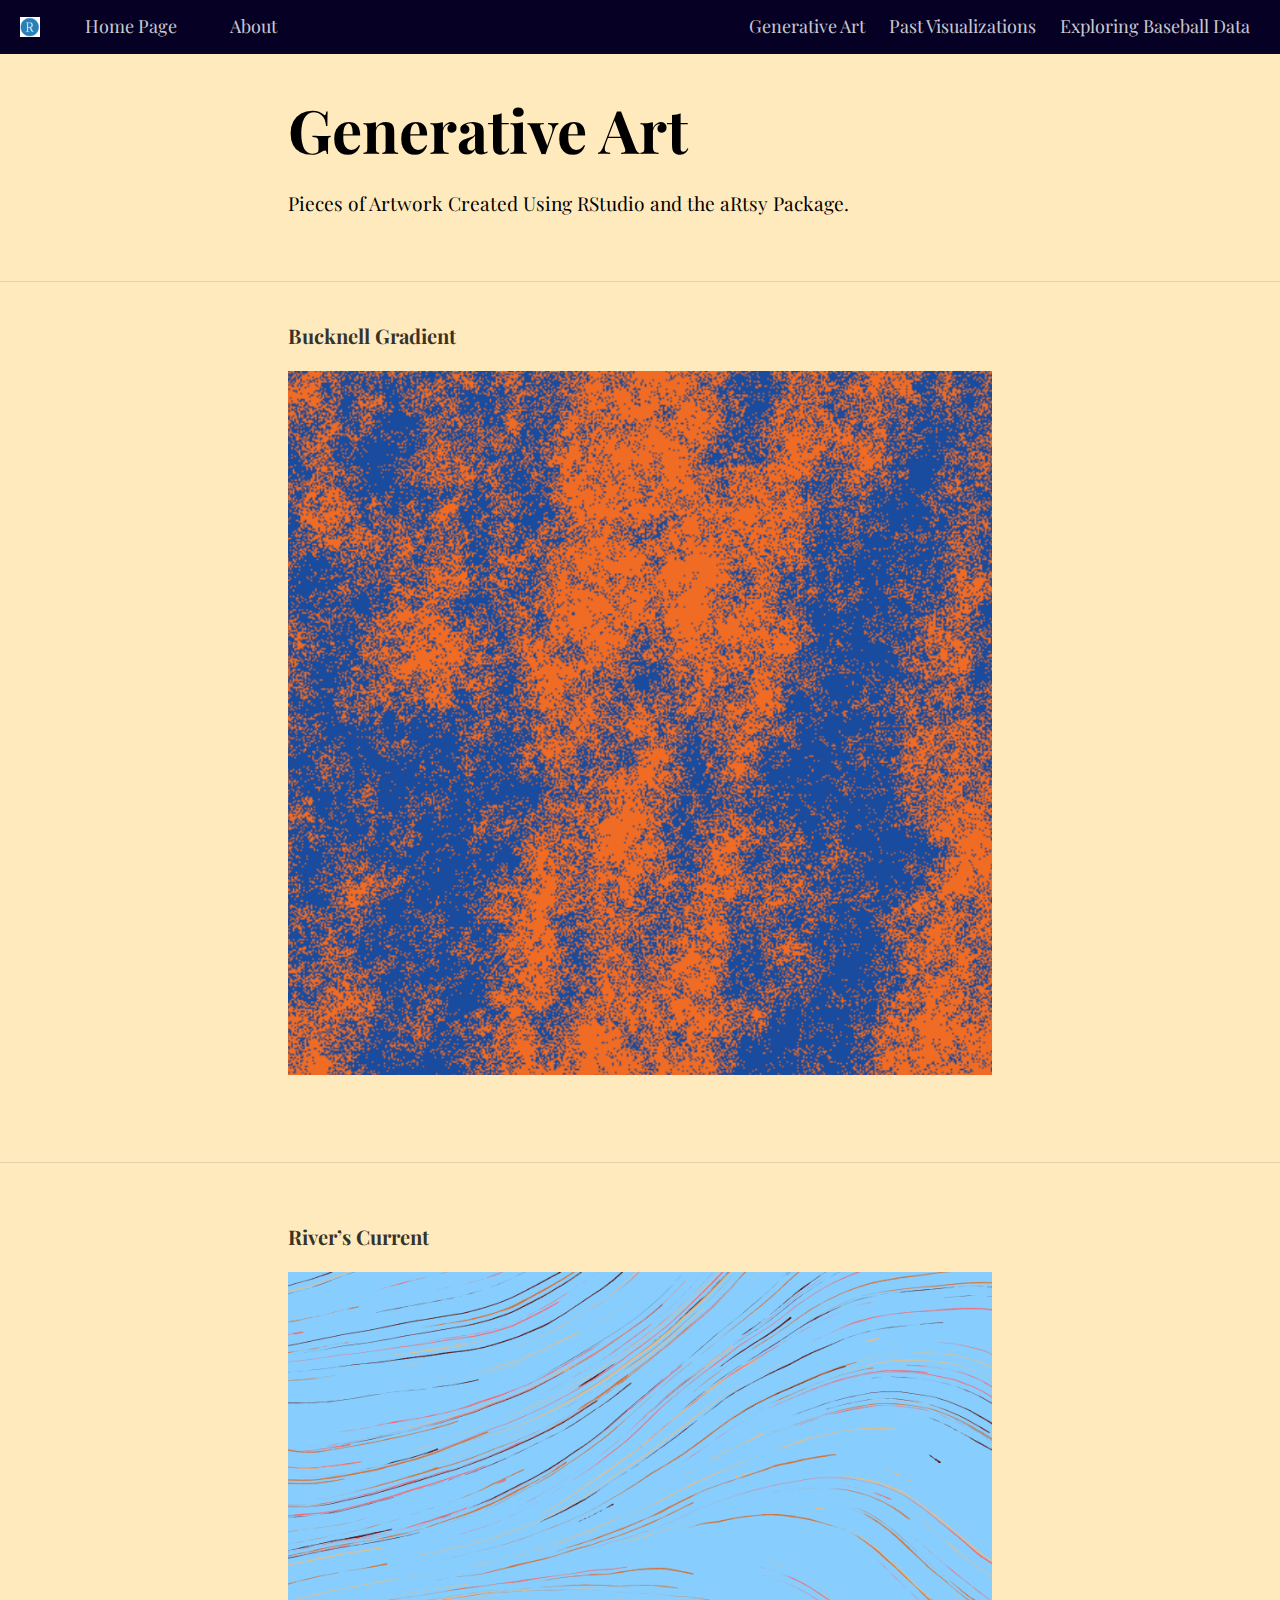
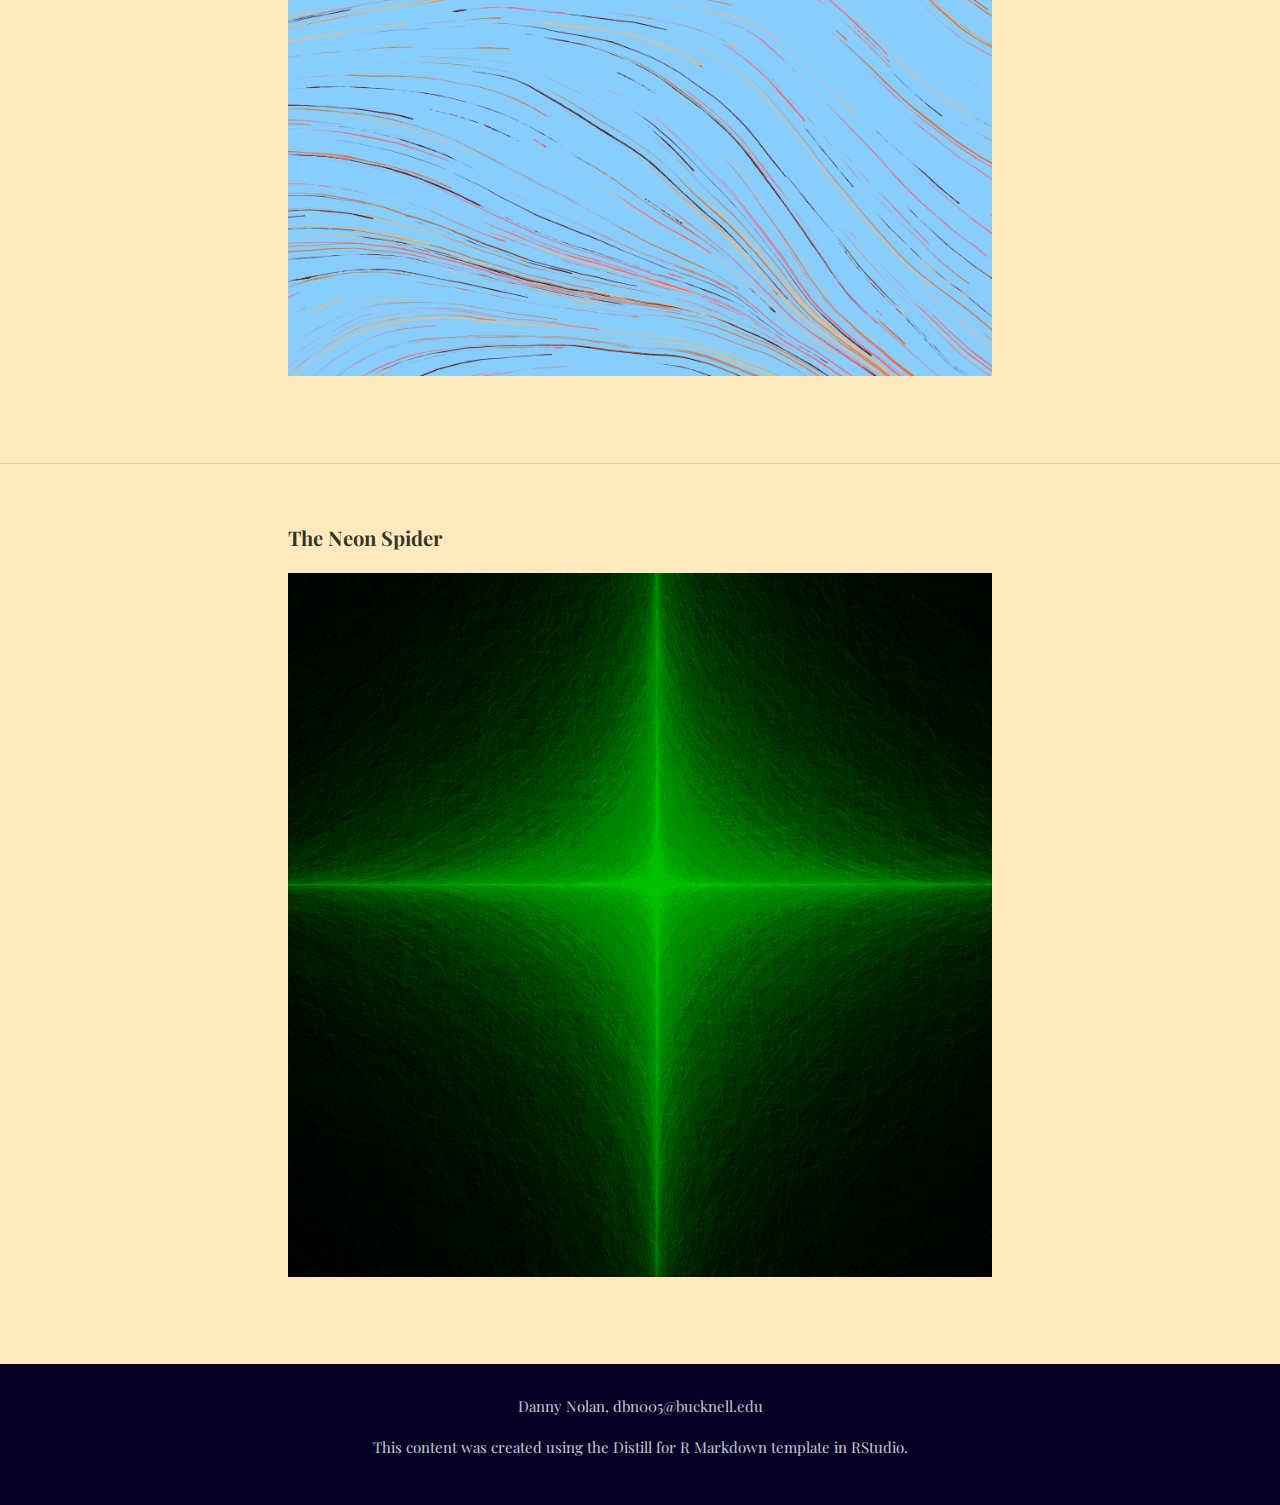
<file: GenArt.html>
<!DOCTYPE html>

<html xmlns="http://www.w3.org/1999/xhtml" lang="" xml:lang="">

<head>
  <meta charset="utf-8"/>
  <meta name="viewport" content="width=device-width, initial-scale=1"/>
  <meta http-equiv="X-UA-Compatible" content="IE=Edge,chrome=1"/>
  <meta name="generator" content="distill" />

  <style type="text/css">
  /* Hide doc at startup (prevent jankiness while JS renders/transforms) */
  body {
    visibility: hidden;
  }
  </style>

 <!--radix_placeholder_import_source-->
 <!--/radix_placeholder_import_source-->

<style type="text/css">code{white-space: pre;}</style>
<style type="text/css" data-origin="pandoc">
pre > code.sourceCode { white-space: pre; position: relative; }
pre > code.sourceCode > span { display: inline-block; line-height: 1.25; }
pre > code.sourceCode > span:empty { height: 1.2em; }
.sourceCode { overflow: visible; }
code.sourceCode > span { color: inherit; text-decoration: inherit; }
div.sourceCode { margin: 1em 0; }
pre.sourceCode { margin: 0; }
@media screen {
div.sourceCode { overflow: auto; }
}
@media print {
pre > code.sourceCode { white-space: pre-wrap; }
pre > code.sourceCode > span { text-indent: -5em; padding-left: 5em; }
}
pre.numberSource code
  { counter-reset: source-line 0; }
pre.numberSource code > span
  { position: relative; left: -4em; counter-increment: source-line; }
pre.numberSource code > span > a:first-child::before
  { content: counter(source-line);
    position: relative; left: -1em; text-align: right; vertical-align: baseline;
    border: none; display: inline-block;
    -webkit-touch-callout: none; -webkit-user-select: none;
    -khtml-user-select: none; -moz-user-select: none;
    -ms-user-select: none; user-select: none;
    padding: 0 4px; width: 4em;
    color: #aaaaaa;
  }
pre.numberSource { margin-left: 3em; border-left: 1px solid #aaaaaa;  padding-left: 4px; }
div.sourceCode
  {   }
@media screen {
pre > code.sourceCode > span > a:first-child::before { text-decoration: underline; }
}
code span.al { color: #ad0000; } /* Alert */
code span.an { color: #5e5e5e; } /* Annotation */
code span.at { } /* Attribute */
code span.bn { color: #ad0000; } /* BaseN */
code span.bu { } /* BuiltIn */
code span.cf { color: #007ba5; } /* ControlFlow */
code span.ch { color: #20794d; } /* Char */
code span.cn { color: #8f5902; } /* Constant */
code span.co { color: #5e5e5e; } /* Comment */
code span.cv { color: #5e5e5e; font-style: italic; } /* CommentVar */
code span.do { color: #5e5e5e; font-style: italic; } /* Documentation */
code span.dt { color: #ad0000; } /* DataType */
code span.dv { color: #ad0000; } /* DecVal */
code span.er { color: #ad0000; } /* Error */
code span.ex { } /* Extension */
code span.fl { color: #ad0000; } /* Float */
code span.fu { color: #4758ab; } /* Function */
code span.im { } /* Import */
code span.in { color: #5e5e5e; } /* Information */
code span.kw { color: #007ba5; } /* Keyword */
code span.op { color: #5e5e5e; } /* Operator */
code span.ot { color: #007ba5; } /* Other */
code span.pp { color: #ad0000; } /* Preprocessor */
code span.sc { color: #5e5e5e; } /* SpecialChar */
code span.ss { color: #20794d; } /* SpecialString */
code span.st { color: #20794d; } /* String */
code span.va { color: #111111; } /* Variable */
code span.vs { color: #20794d; } /* VerbatimString */
code span.wa { color: #5e5e5e; font-style: italic; } /* Warning */
</style>


  <!--radix_placeholder_meta_tags-->
  <title>Home Page: Generative Art</title>

  <meta property="description" itemprop="description" content="Pieces of Artwork Created Using RStudio and the aRtsy Package."/>



  <!--  https://developers.facebook.com/docs/sharing/webmasters#markup -->
  <meta property="og:title" content="Home Page: Generative Art"/>
  <meta property="og:type" content="article"/>
  <meta property="og:description" content="Pieces of Artwork Created Using RStudio and the aRtsy Package."/>
  <meta property="og:locale" content="en_US"/>
  <meta property="og:site_name" content="Home Page"/>

  <!--  https://dev.twitter.com/cards/types/summary -->
  <meta property="twitter:card" content="summary"/>
  <meta property="twitter:title" content="Home Page: Generative Art"/>
  <meta property="twitter:description" content="Pieces of Artwork Created Using RStudio and the aRtsy Package."/>

  <!--/radix_placeholder_meta_tags-->
  <!--radix_placeholder_rmarkdown_metadata-->

  <script type="text/json" id="radix-rmarkdown-metadata">
  {"type":"list","attributes":{"names":{"type":"character","attributes":{},"value":["title","description"]}},"value":[{"type":"character","attributes":{},"value":["Generative Art"]},{"type":"character","attributes":{},"value":["Pieces of Artwork Created Using RStudio and the aRtsy Package."]}]}
  </script>
  <!--/radix_placeholder_rmarkdown_metadata-->
  <!--radix_placeholder_navigation_in_header-->
  <meta name="distill:offset" content=""/>

  <script type="application/javascript">

    window.headroom_prevent_pin = false;

    window.document.addEventListener("DOMContentLoaded", function (event) {

      // initialize headroom for banner
      var header = $('header').get(0);
      var headerHeight = header.offsetHeight;
      var headroom = new Headroom(header, {
        tolerance: 5,
        onPin : function() {
          if (window.headroom_prevent_pin) {
            window.headroom_prevent_pin = false;
            headroom.unpin();
          }
        }
      });
      headroom.init();
      if(window.location.hash)
        headroom.unpin();
      $(header).addClass('headroom--transition');

      // offset scroll location for banner on hash change
      // (see: https://github.com/WickyNilliams/headroom.js/issues/38)
      window.addEventListener("hashchange", function(event) {
        window.scrollTo(0, window.pageYOffset - (headerHeight + 25));
      });

      // responsive menu
      $('.distill-site-header').each(function(i, val) {
        var topnav = $(this);
        var toggle = topnav.find('.nav-toggle');
        toggle.on('click', function() {
          topnav.toggleClass('responsive');
        });
      });

      // nav dropdowns
      $('.nav-dropbtn').click(function(e) {
        $(this).next('.nav-dropdown-content').toggleClass('nav-dropdown-active');
        $(this).parent().siblings('.nav-dropdown')
           .children('.nav-dropdown-content').removeClass('nav-dropdown-active');
      });
      $("body").click(function(e){
        $('.nav-dropdown-content').removeClass('nav-dropdown-active');
      });
      $(".nav-dropdown").click(function(e){
        e.stopPropagation();
      });
    });
  </script>

  <style type="text/css">

  /* Theme (user-documented overrideables for nav appearance) */

  .distill-site-nav {
    color: rgba(255, 255, 255, 0.8);
    background-color: #0F2E3D;
    font-size: 15px;
    font-weight: 300;
  }

  .distill-site-nav a {
    color: inherit;
    text-decoration: none;
  }

  .distill-site-nav a:hover {
    color: white;
  }

  @media print {
    .distill-site-nav {
      display: none;
    }
  }

  .distill-site-header {

  }

  .distill-site-footer {

  }


  /* Site Header */

  .distill-site-header {
    width: 100%;
    box-sizing: border-box;
    z-index: 3;
  }

  .distill-site-header .nav-left {
    display: inline-block;
    margin-left: 8px;
  }

  @media screen and (max-width: 768px) {
    .distill-site-header .nav-left {
      margin-left: 0;
    }
  }


  .distill-site-header .nav-right {
    float: right;
    margin-right: 8px;
  }

  .distill-site-header a,
  .distill-site-header .title {
    display: inline-block;
    text-align: center;
    padding: 14px 10px 14px 10px;
  }

  .distill-site-header .title {
    font-size: 18px;
    min-width: 150px;
  }

  .distill-site-header .logo {
    padding: 0;
  }

  .distill-site-header .logo img {
    display: none;
    max-height: 20px;
    width: auto;
    margin-bottom: -4px;
  }

  .distill-site-header .nav-image img {
    max-height: 18px;
    width: auto;
    display: inline-block;
    margin-bottom: -3px;
  }



  @media screen and (min-width: 1000px) {
    .distill-site-header .logo img {
      display: inline-block;
    }
    .distill-site-header .nav-left {
      margin-left: 20px;
    }
    .distill-site-header .nav-right {
      margin-right: 20px;
    }
    .distill-site-header .title {
      padding-left: 12px;
    }
  }


  .distill-site-header .nav-toggle {
    display: none;
  }

  .nav-dropdown {
    display: inline-block;
    position: relative;
  }

  .nav-dropdown .nav-dropbtn {
    border: none;
    outline: none;
    color: rgba(255, 255, 255, 0.8);
    padding: 16px 10px;
    background-color: transparent;
    font-family: inherit;
    font-size: inherit;
    font-weight: inherit;
    margin: 0;
    margin-top: 1px;
    z-index: 2;
  }

  .nav-dropdown-content {
    display: none;
    position: absolute;
    background-color: white;
    min-width: 200px;
    border: 1px solid rgba(0,0,0,0.15);
    border-radius: 4px;
    box-shadow: 0px 8px 16px 0px rgba(0,0,0,0.1);
    z-index: 1;
    margin-top: 2px;
    white-space: nowrap;
    padding-top: 4px;
    padding-bottom: 4px;
  }

  .nav-dropdown-content hr {
    margin-top: 4px;
    margin-bottom: 4px;
    border: none;
    border-bottom: 1px solid rgba(0, 0, 0, 0.1);
  }

  .nav-dropdown-active {
    display: block;
  }

  .nav-dropdown-content a, .nav-dropdown-content .nav-dropdown-header {
    color: black;
    padding: 6px 24px;
    text-decoration: none;
    display: block;
    text-align: left;
  }

  .nav-dropdown-content .nav-dropdown-header {
    display: block;
    padding: 5px 24px;
    padding-bottom: 0;
    text-transform: uppercase;
    font-size: 14px;
    color: #999999;
    white-space: nowrap;
  }

  .nav-dropdown:hover .nav-dropbtn {
    color: white;
  }

  .nav-dropdown-content a:hover {
    background-color: #ddd;
    color: black;
  }

  .nav-right .nav-dropdown-content {
    margin-left: -45%;
    right: 0;
  }

  @media screen and (max-width: 768px) {
    .distill-site-header a, .distill-site-header .nav-dropdown  {display: none;}
    .distill-site-header a.nav-toggle {
      float: right;
      display: block;
    }
    .distill-site-header .title {
      margin-left: 0;
    }
    .distill-site-header .nav-right {
      margin-right: 0;
    }
    .distill-site-header {
      overflow: hidden;
    }
    .nav-right .nav-dropdown-content {
      margin-left: 0;
    }
  }


  @media screen and (max-width: 768px) {
    .distill-site-header.responsive {position: relative; min-height: 500px; }
    .distill-site-header.responsive a.nav-toggle {
      position: absolute;
      right: 0;
      top: 0;
    }
    .distill-site-header.responsive a,
    .distill-site-header.responsive .nav-dropdown {
      display: block;
      text-align: left;
    }
    .distill-site-header.responsive .nav-left,
    .distill-site-header.responsive .nav-right {
      width: 100%;
    }
    .distill-site-header.responsive .nav-dropdown {float: none;}
    .distill-site-header.responsive .nav-dropdown-content {position: relative;}
    .distill-site-header.responsive .nav-dropdown .nav-dropbtn {
      display: block;
      width: 100%;
      text-align: left;
    }
  }

  /* Site Footer */

  .distill-site-footer {
    width: 100%;
    overflow: hidden;
    box-sizing: border-box;
    z-index: 3;
    margin-top: 30px;
    padding-top: 30px;
    padding-bottom: 30px;
    text-align: center;
  }

  /* Headroom */

  d-title {
    padding-top: 6rem;
  }

  @media print {
    d-title {
      padding-top: 4rem;
    }
  }

  .headroom {
    z-index: 1000;
    position: fixed;
    top: 0;
    left: 0;
    right: 0;
  }

  .headroom--transition {
    transition: all .4s ease-in-out;
  }

  .headroom--unpinned {
    top: -100px;
  }

  .headroom--pinned {
    top: 0;
  }

  /* adjust viewport for navbar height */
  /* helps vertically center bootstrap (non-distill) content */
  .min-vh-100 {
    min-height: calc(100vh - 100px) !important;
  }

  </style>

  <script src="site_libs/jquery-3.6.0/jquery-3.6.0.min.js"></script>
  <link href="site_libs/font-awesome-5.1.0/css/all.css" rel="stylesheet"/>
  <link href="site_libs/font-awesome-5.1.0/css/v4-shims.css" rel="stylesheet"/>
  <script src="site_libs/headroom-0.9.4/headroom.min.js"></script>
  <script src="site_libs/autocomplete-0.37.1/autocomplete.min.js"></script>
  <script src="site_libs/fuse-6.4.1/fuse.min.js"></script>

  <script type="application/javascript">

  function getMeta(metaName) {
    var metas = document.getElementsByTagName('meta');
    for (let i = 0; i < metas.length; i++) {
      if (metas[i].getAttribute('name') === metaName) {
        return metas[i].getAttribute('content');
      }
    }
    return '';
  }

  function offsetURL(url) {
    var offset = getMeta('distill:offset');
    return offset ? offset + '/' + url : url;
  }

  function createFuseIndex() {

    // create fuse index
    var options = {
      keys: [
        { name: 'title', weight: 20 },
        { name: 'categories', weight: 15 },
        { name: 'description', weight: 10 },
        { name: 'contents', weight: 5 },
      ],
      ignoreLocation: true,
      threshold: 0
    };
    var fuse = new window.Fuse([], options);

    // fetch the main search.json
    return fetch(offsetURL('search.json'))
      .then(function(response) {
        if (response.status == 200) {
          return response.json().then(function(json) {
            // index main articles
            json.articles.forEach(function(article) {
              fuse.add(article);
            });
            // download collections and index their articles
            return Promise.all(json.collections.map(function(collection) {
              return fetch(offsetURL(collection)).then(function(response) {
                if (response.status === 200) {
                  return response.json().then(function(articles) {
                    articles.forEach(function(article) {
                      fuse.add(article);
                    });
                  })
                } else {
                  return Promise.reject(
                    new Error('Unexpected status from search index request: ' +
                              response.status)
                  );
                }
              });
            })).then(function() {
              return fuse;
            });
          });

        } else {
          return Promise.reject(
            new Error('Unexpected status from search index request: ' +
                        response.status)
          );
        }
      });
  }

  window.document.addEventListener("DOMContentLoaded", function (event) {

    // get search element (bail if we don't have one)
    var searchEl = window.document.getElementById('distill-search');
    if (!searchEl)
      return;

    createFuseIndex()
      .then(function(fuse) {

        // make search box visible
        searchEl.classList.remove('hidden');

        // initialize autocomplete
        var options = {
          autoselect: true,
          hint: false,
          minLength: 2,
        };
        window.autocomplete(searchEl, options, [{
          source: function(query, callback) {
            const searchOptions = {
              isCaseSensitive: false,
              shouldSort: true,
              minMatchCharLength: 2,
              limit: 10,
            };
            var results = fuse.search(query, searchOptions);
            callback(results
              .map(function(result) { return result.item; })
            );
          },
          templates: {
            suggestion: function(suggestion) {
              var img = suggestion.preview && Object.keys(suggestion.preview).length > 0
                ? `<img src="${offsetURL(suggestion.preview)}"</img>`
                : '';
              var html = `
                <div class="search-item">
                  <h3>${suggestion.title}</h3>
                  <div class="search-item-description">
                    ${suggestion.description || ''}
                  </div>
                  <div class="search-item-preview">
                    ${img}
                  </div>
                </div>
              `;
              return html;
            }
          }
        }]).on('autocomplete:selected', function(event, suggestion) {
          window.location.href = offsetURL(suggestion.path);
        });
        // remove inline display style on autocompleter (we want to
        // manage responsive display via css)
        $('.algolia-autocomplete').css("display", "");
      })
      .catch(function(error) {
        console.log(error);
      });

  });

  </script>

  <style type="text/css">

  .nav-search {
    font-size: x-small;
  }

  /* Algolioa Autocomplete */

  .algolia-autocomplete {
    display: inline-block;
    margin-left: 10px;
    vertical-align: sub;
    background-color: white;
    color: black;
    padding: 6px;
    padding-top: 8px;
    padding-bottom: 0;
    border-radius: 6px;
    border: 1px #0F2E3D solid;
    width: 180px;
  }


  @media screen and (max-width: 768px) {
    .distill-site-nav .algolia-autocomplete {
      display: none;
      visibility: hidden;
    }
    .distill-site-nav.responsive .algolia-autocomplete {
      display: inline-block;
      visibility: visible;
    }
    .distill-site-nav.responsive .algolia-autocomplete .aa-dropdown-menu {
      margin-left: 0;
      width: 400px;
      max-height: 400px;
    }
  }

  .algolia-autocomplete .aa-input, .algolia-autocomplete .aa-hint {
    width: 90%;
    outline: none;
    border: none;
  }

  .algolia-autocomplete .aa-hint {
    color: #999;
  }
  .algolia-autocomplete .aa-dropdown-menu {
    width: 550px;
    max-height: 70vh;
    overflow-x: visible;
    overflow-y: scroll;
    padding: 5px;
    margin-top: 3px;
    margin-left: -150px;
    background-color: #fff;
    border-radius: 5px;
    border: 1px solid #999;
    border-top: none;
  }

  .algolia-autocomplete .aa-dropdown-menu .aa-suggestion {
    cursor: pointer;
    padding: 5px 4px;
    border-bottom: 1px solid #eee;
  }

  .algolia-autocomplete .aa-dropdown-menu .aa-suggestion:last-of-type {
    border-bottom: none;
    margin-bottom: 2px;
  }

  .algolia-autocomplete .aa-dropdown-menu .aa-suggestion .search-item {
    overflow: hidden;
    font-size: 0.8em;
    line-height: 1.4em;
  }

  .algolia-autocomplete .aa-dropdown-menu .aa-suggestion .search-item h3 {
    font-size: 1rem;
    margin-block-start: 0;
    margin-block-end: 5px;
  }

  .algolia-autocomplete .aa-dropdown-menu .aa-suggestion .search-item-description {
    display: inline-block;
    overflow: hidden;
    height: 2.8em;
    width: 80%;
    margin-right: 4%;
  }

  .algolia-autocomplete .aa-dropdown-menu .aa-suggestion .search-item-preview {
    display: inline-block;
    width: 15%;
  }

  .algolia-autocomplete .aa-dropdown-menu .aa-suggestion .search-item-preview img {
    height: 3em;
    width: auto;
    display: none;
  }

  .algolia-autocomplete .aa-dropdown-menu .aa-suggestion .search-item-preview img[src] {
    display: initial;
  }

  .algolia-autocomplete .aa-dropdown-menu .aa-suggestion.aa-cursor {
    background-color: #eee;
  }
  .algolia-autocomplete .aa-dropdown-menu .aa-suggestion em {
    font-weight: bold;
    font-style: normal;
  }

  </style>


  <!--/radix_placeholder_navigation_in_header-->
  <!--radix_placeholder_distill-->

  <style type="text/css">

  body {
    background-color: white;
  }

  .pandoc-table {
    width: 100%;
  }

  .pandoc-table>caption {
    margin-bottom: 10px;
  }

  .pandoc-table th:not([align]) {
    text-align: left;
  }

  .pagedtable-footer {
    font-size: 15px;
  }

  d-byline .byline {
    grid-template-columns: 2fr 2fr;
  }

  d-byline .byline h3 {
    margin-block-start: 1.5em;
  }

  d-byline .byline .authors-affiliations h3 {
    margin-block-start: 0.5em;
  }

  .authors-affiliations .orcid-id {
    width: 16px;
    height:16px;
    margin-left: 4px;
    margin-right: 4px;
    vertical-align: middle;
    padding-bottom: 2px;
  }

  d-title .dt-tags {
    margin-top: 1em;
    grid-column: text;
  }

  .dt-tags .dt-tag {
    text-decoration: none;
    display: inline-block;
    color: rgba(0,0,0,0.6);
    padding: 0em 0.4em;
    margin-right: 0.5em;
    margin-bottom: 0.4em;
    font-size: 70%;
    border: 1px solid rgba(0,0,0,0.2);
    border-radius: 3px;
    text-transform: uppercase;
    font-weight: 500;
  }

  d-article table.gt_table td,
  d-article table.gt_table th {
    border-bottom: none;
  }

  .html-widget {
    margin-bottom: 2.0em;
  }

  .l-screen-inset {
    padding-right: 16px;
  }

  .l-screen .caption {
    margin-left: 10px;
  }

  .shaded {
    background: rgb(247, 247, 247);
    padding-top: 20px;
    padding-bottom: 20px;
    border-top: 1px solid rgba(0, 0, 0, 0.1);
    border-bottom: 1px solid rgba(0, 0, 0, 0.1);
  }

  .shaded .html-widget {
    margin-bottom: 0;
    border: 1px solid rgba(0, 0, 0, 0.1);
  }

  .shaded .shaded-content {
    background: white;
  }

  .text-output {
    margin-top: 0;
    line-height: 1.5em;
  }

  .hidden {
    display: none !important;
  }

  d-article {
    padding-top: 2.5rem;
    padding-bottom: 30px;
  }

  d-appendix {
    padding-top: 30px;
  }

  d-article>p>img {
    width: 100%;
  }

  d-article h2 {
    margin: 1rem 0 1.5rem 0;
  }

  d-article h3 {
    margin-top: 1.5rem;
  }

  d-article iframe {
    border: 1px solid rgba(0, 0, 0, 0.1);
    margin-bottom: 2.0em;
    width: 100%;
  }

  /* Tweak code blocks */

  d-article div.sourceCode code,
  d-article pre code {
    font-family: Consolas, Monaco, 'Andale Mono', 'Ubuntu Mono', monospace;
  }

  d-article pre,
  d-article div.sourceCode,
  d-article div.sourceCode pre {
    overflow: auto;
  }

  d-article div.sourceCode {
    background-color: white;
  }

  d-article div.sourceCode pre {
    padding-left: 10px;
    font-size: 12px;
    border-left: 2px solid rgba(0,0,0,0.1);
  }

  d-article pre {
    font-size: 12px;
    color: black;
    background: none;
    margin-top: 0;
    text-align: left;
    white-space: pre;
    word-spacing: normal;
    word-break: normal;
    word-wrap: normal;
    line-height: 1.5;

    -moz-tab-size: 4;
    -o-tab-size: 4;
    tab-size: 4;

    -webkit-hyphens: none;
    -moz-hyphens: none;
    -ms-hyphens: none;
    hyphens: none;
  }

  d-article pre a {
    border-bottom: none;
  }

  d-article pre a:hover {
    border-bottom: none;
    text-decoration: underline;
  }

  d-article details {
    grid-column: text;
    margin-bottom: 0.8em;
  }

  @media(min-width: 768px) {

  d-article pre,
  d-article div.sourceCode,
  d-article div.sourceCode pre {
    overflow: visible !important;
  }

  d-article div.sourceCode pre {
    padding-left: 18px;
    font-size: 14px;
  }

  d-article pre {
    font-size: 14px;
  }

  }

  figure img.external {
    background: white;
    border: 1px solid rgba(0, 0, 0, 0.1);
    box-shadow: 0 1px 8px rgba(0, 0, 0, 0.1);
    padding: 18px;
    box-sizing: border-box;
  }

  /* CSS for d-contents */

  .d-contents {
    grid-column: text;
    color: rgba(0,0,0,0.8);
    font-size: 0.9em;
    padding-bottom: 1em;
    margin-bottom: 1em;
    padding-bottom: 0.5em;
    margin-bottom: 1em;
    padding-left: 0.25em;
    justify-self: start;
  }

  @media(min-width: 1000px) {
    .d-contents.d-contents-float {
      height: 0;
      grid-column-start: 1;
      grid-column-end: 4;
      justify-self: center;
      padding-right: 3em;
      padding-left: 2em;
    }
  }

  .d-contents nav h3 {
    font-size: 18px;
    margin-top: 0;
    margin-bottom: 1em;
  }

  .d-contents li {
    list-style-type: none
  }

  .d-contents nav > ul {
    padding-left: 0;
  }

  .d-contents ul {
    padding-left: 1em
  }

  .d-contents nav ul li {
    margin-top: 0.6em;
    margin-bottom: 0.2em;
  }

  .d-contents nav a {
    font-size: 13px;
    border-bottom: none;
    text-decoration: none
    color: rgba(0, 0, 0, 0.8);
  }

  .d-contents nav a:hover {
    text-decoration: underline solid rgba(0, 0, 0, 0.6)
  }

  .d-contents nav > ul > li > a {
    font-weight: 600;
  }

  .d-contents nav > ul > li > ul {
    font-weight: inherit;
  }

  .d-contents nav > ul > li > ul > li {
    margin-top: 0.2em;
  }


  .d-contents nav ul {
    margin-top: 0;
    margin-bottom: 0.25em;
  }

  .d-article-with-toc h2:nth-child(2) {
    margin-top: 0;
  }


  /* Figure */

  .figure {
    position: relative;
    margin-bottom: 2.5em;
    margin-top: 1.5em;
  }

  .figure img {
    width: 100%;
  }

  .figure .caption {
    color: rgba(0, 0, 0, 0.6);
    font-size: 12px;
    line-height: 1.5em;
  }

  .figure img.external {
    background: white;
    border: 1px solid rgba(0, 0, 0, 0.1);
    box-shadow: 0 1px 8px rgba(0, 0, 0, 0.1);
    padding: 18px;
    box-sizing: border-box;
  }

  .figure .caption a {
    color: rgba(0, 0, 0, 0.6);
  }

  .figure .caption b,
  .figure .caption strong, {
    font-weight: 600;
    color: rgba(0, 0, 0, 1.0);
  }

  /* Citations */

  d-article .citation {
    color: inherit;
    cursor: inherit;
  }

  div.hanging-indent{
    margin-left: 1em; text-indent: -1em;
  }

  /* Citation hover box */

  .tippy-box[data-theme~=light-border] {
    background-color: rgba(250, 250, 250, 0.95);
  }

  .tippy-content > p {
    margin-bottom: 0;
    padding: 2px;
  }


  /* Tweak 1000px media break to show more text */

  @media(min-width: 1000px) {
    .base-grid,
    distill-header,
    d-title,
    d-abstract,
    d-article,
    d-appendix,
    distill-appendix,
    d-byline,
    d-footnote-list,
    d-citation-list,
    distill-footer {
      grid-template-columns: [screen-start] 1fr [page-start kicker-start] 80px [middle-start] 50px [text-start kicker-end] 65px 65px 65px 65px 65px 65px 65px 65px [text-end gutter-start] 65px [middle-end] 65px [page-end gutter-end] 1fr [screen-end];
      grid-column-gap: 16px;
    }

    .grid {
      grid-column-gap: 16px;
    }

    d-article {
      font-size: 1.06rem;
      line-height: 1.7em;
    }
    figure .caption, .figure .caption, figure figcaption {
      font-size: 13px;
    }
  }

  @media(min-width: 1180px) {
    .base-grid,
    distill-header,
    d-title,
    d-abstract,
    d-article,
    d-appendix,
    distill-appendix,
    d-byline,
    d-footnote-list,
    d-citation-list,
    distill-footer {
      grid-template-columns: [screen-start] 1fr [page-start kicker-start] 60px [middle-start] 60px [text-start kicker-end] 60px 60px 60px 60px 60px 60px 60px 60px [text-end gutter-start] 60px [middle-end] 60px [page-end gutter-end] 1fr [screen-end];
      grid-column-gap: 32px;
    }

    .grid {
      grid-column-gap: 32px;
    }
  }


  /* Get the citation styles for the appendix (not auto-injected on render since
     we do our own rendering of the citation appendix) */

  d-appendix .citation-appendix,
  .d-appendix .citation-appendix {
    font-size: 11px;
    line-height: 15px;
    border-left: 1px solid rgba(0, 0, 0, 0.1);
    padding-left: 18px;
    border: 1px solid rgba(0,0,0,0.1);
    background: rgba(0, 0, 0, 0.02);
    padding: 10px 18px;
    border-radius: 3px;
    color: rgba(150, 150, 150, 1);
    overflow: hidden;
    margin-top: -12px;
    white-space: pre-wrap;
    word-wrap: break-word;
  }

  /* Include appendix styles here so they can be overridden */

  d-appendix {
    contain: layout style;
    font-size: 0.8em;
    line-height: 1.7em;
    margin-top: 60px;
    margin-bottom: 0;
    border-top: 1px solid rgba(0, 0, 0, 0.1);
    color: rgba(0,0,0,0.5);
    padding-top: 60px;
    padding-bottom: 48px;
  }

  d-appendix h3 {
    grid-column: page-start / text-start;
    font-size: 15px;
    font-weight: 500;
    margin-top: 1em;
    margin-bottom: 0;
    color: rgba(0,0,0,0.65);
  }

  d-appendix h3 + * {
    margin-top: 1em;
  }

  d-appendix ol {
    padding: 0 0 0 15px;
  }

  @media (min-width: 768px) {
    d-appendix ol {
      padding: 0 0 0 30px;
      margin-left: -30px;
    }
  }

  d-appendix li {
    margin-bottom: 1em;
  }

  d-appendix a {
    color: rgba(0, 0, 0, 0.6);
  }

  d-appendix > * {
    grid-column: text;
  }

  d-appendix > d-footnote-list,
  d-appendix > d-citation-list,
  d-appendix > distill-appendix {
    grid-column: screen;
  }

  /* Include footnote styles here so they can be overridden */

  d-footnote-list {
    contain: layout style;
  }

  d-footnote-list > * {
    grid-column: text;
  }

  d-footnote-list a.footnote-backlink {
    color: rgba(0,0,0,0.3);
    padding-left: 0.5em;
  }



  /* Anchor.js */

  .anchorjs-link {
    /*transition: all .25s linear; */
    text-decoration: none;
    border-bottom: none;
  }
  *:hover > .anchorjs-link {
    margin-left: -1.125em !important;
    text-decoration: none;
    border-bottom: none;
  }

  /* Social footer */

  .social_footer {
    margin-top: 30px;
    margin-bottom: 0;
    color: rgba(0,0,0,0.67);
  }

  .disqus-comments {
    margin-right: 30px;
  }

  .disqus-comment-count {
    border-bottom: 1px solid rgba(0, 0, 0, 0.4);
    cursor: pointer;
  }

  #disqus_thread {
    margin-top: 30px;
  }

  .article-sharing a {
    border-bottom: none;
    margin-right: 8px;
  }

  .article-sharing a:hover {
    border-bottom: none;
  }

  .sidebar-section.subscribe {
    font-size: 12px;
    line-height: 1.6em;
  }

  .subscribe p {
    margin-bottom: 0.5em;
  }


  .article-footer .subscribe {
    font-size: 15px;
    margin-top: 45px;
  }


  .sidebar-section.custom {
    font-size: 12px;
    line-height: 1.6em;
  }

  .custom p {
    margin-bottom: 0.5em;
  }

  /* Styles for listing layout (hide title) */
  .layout-listing d-title, .layout-listing .d-title {
    display: none;
  }

  /* Styles for posts lists (not auto-injected) */


  .posts-with-sidebar {
    padding-left: 45px;
    padding-right: 45px;
  }

  .posts-list .description h2,
  .posts-list .description p {
    font-family: -apple-system, BlinkMacSystemFont, "Segoe UI", Roboto, Oxygen, Ubuntu, Cantarell, "Fira Sans", "Droid Sans", "Helvetica Neue", Arial, sans-serif;
  }

  .posts-list .description h2 {
    font-weight: 700;
    border-bottom: none;
    padding-bottom: 0;
  }

  .posts-list h2.post-tag {
    border-bottom: 1px solid rgba(0, 0, 0, 0.2);
    padding-bottom: 12px;
  }
  .posts-list {
    margin-top: 60px;
    margin-bottom: 24px;
  }

  .posts-list .post-preview {
    text-decoration: none;
    overflow: hidden;
    display: block;
    border-bottom: 1px solid rgba(0, 0, 0, 0.1);
    padding: 24px 0;
  }

  .post-preview-last {
    border-bottom: none !important;
  }

  .posts-list .posts-list-caption {
    grid-column: screen;
    font-weight: 400;
  }

  .posts-list .post-preview h2 {
    margin: 0 0 6px 0;
    line-height: 1.2em;
    font-style: normal;
    font-size: 24px;
  }

  .posts-list .post-preview p {
    margin: 0 0 12px 0;
    line-height: 1.4em;
    font-size: 16px;
  }

  .posts-list .post-preview .thumbnail {
    box-sizing: border-box;
    margin-bottom: 24px;
    position: relative;
    max-width: 500px;
  }
  .posts-list .post-preview img {
    width: 100%;
    display: block;
  }

  .posts-list .metadata {
    font-size: 12px;
    line-height: 1.4em;
    margin-bottom: 18px;
  }

  .posts-list .metadata > * {
    display: inline-block;
  }

  .posts-list .metadata .publishedDate {
    margin-right: 2em;
  }

  .posts-list .metadata .dt-authors {
    display: block;
    margin-top: 0.3em;
    margin-right: 2em;
  }

  .posts-list .dt-tags {
    display: block;
    line-height: 1em;
  }

  .posts-list .dt-tags .dt-tag {
    display: inline-block;
    color: rgba(0,0,0,0.6);
    padding: 0.3em 0.4em;
    margin-right: 0.2em;
    margin-bottom: 0.4em;
    font-size: 60%;
    border: 1px solid rgba(0,0,0,0.2);
    border-radius: 3px;
    text-transform: uppercase;
    font-weight: 500;
  }

  .posts-list img {
    opacity: 1;
  }

  .posts-list img[data-src] {
    opacity: 0;
  }

  .posts-more {
    clear: both;
  }


  .posts-sidebar {
    font-size: 16px;
  }

  .posts-sidebar h3 {
    font-size: 16px;
    margin-top: 0;
    margin-bottom: 0.5em;
    font-weight: 400;
    text-transform: uppercase;
  }

  .sidebar-section {
    margin-bottom: 30px;
  }

  .categories ul {
    list-style-type: none;
    margin: 0;
    padding: 0;
  }

  .categories li {
    color: rgba(0, 0, 0, 0.8);
    margin-bottom: 0;
  }

  .categories li>a {
    border-bottom: none;
  }

  .categories li>a:hover {
    border-bottom: 1px solid rgba(0, 0, 0, 0.4);
  }

  .categories .active {
    font-weight: 600;
  }

  .categories .category-count {
    color: rgba(0, 0, 0, 0.4);
  }


  @media(min-width: 768px) {
    .posts-list .post-preview h2 {
      font-size: 26px;
    }
    .posts-list .post-preview .thumbnail {
      float: right;
      width: 30%;
      margin-bottom: 0;
    }
    .posts-list .post-preview .description {
      float: left;
      width: 45%;
    }
    .posts-list .post-preview .metadata {
      float: left;
      width: 20%;
      margin-top: 8px;
    }
    .posts-list .post-preview p {
      margin: 0 0 12px 0;
      line-height: 1.5em;
      font-size: 16px;
    }
    .posts-with-sidebar .posts-list {
      float: left;
      width: 75%;
    }
    .posts-with-sidebar .posts-sidebar {
      float: right;
      width: 20%;
      margin-top: 60px;
      padding-top: 24px;
      padding-bottom: 24px;
    }
  }


  /* Improve display for browsers without grid (IE/Edge <= 15) */

  .downlevel {
    line-height: 1.6em;
    font-family: -apple-system, BlinkMacSystemFont, "Segoe UI", Roboto, Oxygen, Ubuntu, Cantarell, "Fira Sans", "Droid Sans", "Helvetica Neue", Arial, sans-serif;
    margin: 0;
  }

  .downlevel .d-title {
    padding-top: 6rem;
    padding-bottom: 1.5rem;
  }

  .downlevel .d-title h1 {
    font-size: 50px;
    font-weight: 700;
    line-height: 1.1em;
    margin: 0 0 0.5rem;
  }

  .downlevel .d-title p {
    font-weight: 300;
    font-size: 1.2rem;
    line-height: 1.55em;
    margin-top: 0;
  }

  .downlevel .d-byline {
    padding-top: 0.8em;
    padding-bottom: 0.8em;
    font-size: 0.8rem;
    line-height: 1.8em;
  }

  .downlevel .section-separator {
    border: none;
    border-top: 1px solid rgba(0, 0, 0, 0.1);
  }

  .downlevel .d-article {
    font-size: 1.06rem;
    line-height: 1.7em;
    padding-top: 1rem;
    padding-bottom: 2rem;
  }


  .downlevel .d-appendix {
    padding-left: 0;
    padding-right: 0;
    max-width: none;
    font-size: 0.8em;
    line-height: 1.7em;
    margin-bottom: 0;
    color: rgba(0,0,0,0.5);
    padding-top: 40px;
    padding-bottom: 48px;
  }

  .downlevel .footnotes ol {
    padding-left: 13px;
  }

  .downlevel .base-grid,
  .downlevel .distill-header,
  .downlevel .d-title,
  .downlevel .d-abstract,
  .downlevel .d-article,
  .downlevel .d-appendix,
  .downlevel .distill-appendix,
  .downlevel .d-byline,
  .downlevel .d-footnote-list,
  .downlevel .d-citation-list,
  .downlevel .distill-footer,
  .downlevel .appendix-bottom,
  .downlevel .posts-container {
    padding-left: 40px;
    padding-right: 40px;
  }

  @media(min-width: 768px) {
    .downlevel .base-grid,
    .downlevel .distill-header,
    .downlevel .d-title,
    .downlevel .d-abstract,
    .downlevel .d-article,
    .downlevel .d-appendix,
    .downlevel .distill-appendix,
    .downlevel .d-byline,
    .downlevel .d-footnote-list,
    .downlevel .d-citation-list,
    .downlevel .distill-footer,
    .downlevel .appendix-bottom,
    .downlevel .posts-container {
    padding-left: 150px;
    padding-right: 150px;
    max-width: 900px;
  }
  }

  .downlevel pre code {
    display: block;
    border-left: 2px solid rgba(0, 0, 0, .1);
    padding: 0 0 0 20px;
    font-size: 14px;
  }

  .downlevel code, .downlevel pre {
    color: black;
    background: none;
    font-family: Consolas, Monaco, 'Andale Mono', 'Ubuntu Mono', monospace;
    text-align: left;
    white-space: pre;
    word-spacing: normal;
    word-break: normal;
    word-wrap: normal;
    line-height: 1.5;

    -moz-tab-size: 4;
    -o-tab-size: 4;
    tab-size: 4;

    -webkit-hyphens: none;
    -moz-hyphens: none;
    -ms-hyphens: none;
    hyphens: none;
  }

  .downlevel .posts-list .post-preview {
    color: inherit;
  }



  </style>

  <script type="application/javascript">

  function is_downlevel_browser() {
    if (bowser.isUnsupportedBrowser({ msie: "12", msedge: "16"},
                                   window.navigator.userAgent)) {
      return true;
    } else {
      return window.load_distill_framework === undefined;
    }
  }

  // show body when load is complete
  function on_load_complete() {

    // add anchors
    if (window.anchors) {
      window.anchors.options.placement = 'left';
      window.anchors.add('d-article > h2, d-article > h3, d-article > h4, d-article > h5');
    }


    // set body to visible
    document.body.style.visibility = 'visible';

    // force redraw for leaflet widgets
    if (window.HTMLWidgets) {
      var maps = window.HTMLWidgets.findAll(".leaflet");
      $.each(maps, function(i, el) {
        var map = this.getMap();
        map.invalidateSize();
        map.eachLayer(function(layer) {
          if (layer instanceof L.TileLayer)
            layer.redraw();
        });
      });
    }

    // trigger 'shown' so htmlwidgets resize
    $('d-article').trigger('shown');
  }

  function init_distill() {

    init_common();

    // create front matter
    var front_matter = $('<d-front-matter></d-front-matter>');
    $('#distill-front-matter').wrap(front_matter);

    // create d-title
    $('.d-title').changeElementType('d-title');

    // create d-byline
    var byline = $('<d-byline></d-byline>');
    $('.d-byline').replaceWith(byline);

    // create d-article
    var article = $('<d-article></d-article>');
    $('.d-article').wrap(article).children().unwrap();

    // move posts container into article
    $('.posts-container').appendTo($('d-article'));

    // create d-appendix
    $('.d-appendix').changeElementType('d-appendix');

    // flag indicating that we have appendix items
    var appendix = $('.appendix-bottom').children('h3').length > 0;

    // replace footnotes with <d-footnote>
    $('.footnote-ref').each(function(i, val) {
      appendix = true;
      var href = $(this).attr('href');
      var id = href.replace('#', '');
      var fn = $('#' + id);
      var fn_p = $('#' + id + '>p');
      fn_p.find('.footnote-back').remove();
      var text = fn_p.html();
      var dtfn = $('<d-footnote></d-footnote>');
      dtfn.html(text);
      $(this).replaceWith(dtfn);
    });
    // remove footnotes
    $('.footnotes').remove();

    // move refs into #references-listing
    $('#references-listing').replaceWith($('#refs'));

    $('h1.appendix, h2.appendix').each(function(i, val) {
      $(this).changeElementType('h3');
    });
    $('h3.appendix').each(function(i, val) {
      var id = $(this).attr('id');
      $('.d-contents a[href="#' + id + '"]').parent().remove();
      appendix = true;
      $(this).nextUntil($('h1, h2, h3')).addBack().appendTo($('d-appendix'));
    });

    // show d-appendix if we have appendix content
    $("d-appendix").css('display', appendix ? 'grid' : 'none');

    // localize layout chunks to just output
    $('.layout-chunk').each(function(i, val) {

      // capture layout
      var layout = $(this).attr('data-layout');

      // apply layout to markdown level block elements
      var elements = $(this).children().not('details, div.sourceCode, pre, script');
      elements.each(function(i, el) {
        var layout_div = $('<div class="' + layout + '"></div>');
        if (layout_div.hasClass('shaded')) {
          var shaded_content = $('<div class="shaded-content"></div>');
          $(this).wrap(shaded_content);
          $(this).parent().wrap(layout_div);
        } else {
          $(this).wrap(layout_div);
        }
      });


      // unwrap the layout-chunk div
      $(this).children().unwrap();
    });

    // remove code block used to force  highlighting css
    $('.distill-force-highlighting-css').parent().remove();

    // remove empty line numbers inserted by pandoc when using a
    // custom syntax highlighting theme
    $('code.sourceCode a:empty').remove();

    // load distill framework
    load_distill_framework();

    // wait for window.distillRunlevel == 4 to do post processing
    function distill_post_process() {

      if (!window.distillRunlevel || window.distillRunlevel < 4)
        return;

      // hide author/affiliations entirely if we have no authors
      var front_matter = JSON.parse($("#distill-front-matter").html());
      var have_authors = front_matter.authors && front_matter.authors.length > 0;
      if (!have_authors)
        $('d-byline').addClass('hidden');

      // article with toc class
      $('.d-contents').parent().addClass('d-article-with-toc');

      // strip links that point to #
      $('.authors-affiliations').find('a[href="#"]').removeAttr('href');

      // add orcid ids
      $('.authors-affiliations').find('.author').each(function(i, el) {
        var orcid_id = front_matter.authors[i].orcidID;
        if (orcid_id) {
          var a = $('<a></a>');
          a.attr('href', 'https://orcid.org/' + orcid_id);
          var img = $('<img></img>');
          img.addClass('orcid-id');
          img.attr('alt', 'ORCID ID');
          img.attr('src','[data-uri]');
          a.append(img);
          $(this).append(a);
        }
      });

      // hide elements of author/affiliations grid that have no value
      function hide_byline_column(caption) {
        $('d-byline').find('h3:contains("' + caption + '")').parent().css('visibility', 'hidden');
      }

      // affiliations
      var have_affiliations = false;
      for (var i = 0; i<front_matter.authors.length; ++i) {
        var author = front_matter.authors[i];
        if (author.affiliation !== "&nbsp;") {
          have_affiliations = true;
          break;
        }
      }
      if (!have_affiliations)
        $('d-byline').find('h3:contains("Affiliations")').css('visibility', 'hidden');

      // published date
      if (!front_matter.publishedDate)
        hide_byline_column("Published");

      // document object identifier
      var doi = $('d-byline').find('h3:contains("DOI")');
      var doi_p = doi.next().empty();
      if (!front_matter.doi) {
        // if we have a citation and valid citationText then link to that
        if ($('#citation').length > 0 && front_matter.citationText) {
          doi.html('Citation');
          $('<a href="#citation"></a>')
            .text(front_matter.citationText)
            .appendTo(doi_p);
        } else {
          hide_byline_column("DOI");
        }
      } else {
        $('<a></a>')
           .attr('href', "https://doi.org/" + front_matter.doi)
           .html(front_matter.doi)
           .appendTo(doi_p);
      }

       // change plural form of authors/affiliations
      if (front_matter.authors.length === 1) {
        var grid = $('.authors-affiliations');
        grid.children('h3:contains("Authors")').text('Author');
        grid.children('h3:contains("Affiliations")').text('Affiliation');
      }

      // remove d-appendix and d-footnote-list local styles
      $('d-appendix > style:first-child').remove();
      $('d-footnote-list > style:first-child').remove();

      // move appendix-bottom entries to the bottom
      $('.appendix-bottom').appendTo('d-appendix').children().unwrap();
      $('.appendix-bottom').remove();

      // hoverable references
      $('span.citation[data-cites]').each(function() {
        var refs = $(this).attr('data-cites').split(" ");
        var refHtml = refs.map(function(ref) {
          return "<p>" + $('#ref-' + ref).html() + "</p>";
        }).join("\n");
        window.tippy(this, {
          allowHTML: true,
          content: refHtml,
          maxWidth: 500,
          interactive: true,
          interactiveBorder: 10,
          theme: 'light-border',
          placement: 'bottom-start'
        });
      });

      // clear polling timer
      clearInterval(tid);

      // show body now that everything is ready
      on_load_complete();
    }

    var tid = setInterval(distill_post_process, 50);
    distill_post_process();

  }

  function init_downlevel() {

    init_common();

     // insert hr after d-title
    $('.d-title').after($('<hr class="section-separator"/>'));

    // check if we have authors
    var front_matter = JSON.parse($("#distill-front-matter").html());
    var have_authors = front_matter.authors && front_matter.authors.length > 0;

    // manage byline/border
    if (!have_authors)
      $('.d-byline').remove();
    $('.d-byline').after($('<hr class="section-separator"/>'));
    $('.d-byline a').remove();

    // remove toc
    $('.d-contents').remove();

    // move appendix elements
    $('h1.appendix, h2.appendix').each(function(i, val) {
      $(this).changeElementType('h3');
    });
    $('h3.appendix').each(function(i, val) {
      $(this).nextUntil($('h1, h2, h3')).addBack().appendTo($('.d-appendix'));
    });


    // inject headers into references and footnotes
    var refs_header = $('<h3></h3>');
    refs_header.text('References');
    $('#refs').prepend(refs_header);

    var footnotes_header = $('<h3></h3');
    footnotes_header.text('Footnotes');
    $('.footnotes').children('hr').first().replaceWith(footnotes_header);

    // move appendix-bottom entries to the bottom
    $('.appendix-bottom').appendTo('.d-appendix').children().unwrap();
    $('.appendix-bottom').remove();

    // remove appendix if it's empty
    if ($('.d-appendix').children().length === 0)
      $('.d-appendix').remove();

    // prepend separator above appendix
    $('.d-appendix').before($('<hr class="section-separator" style="clear: both"/>'));

    // trim code
    $('pre>code').each(function(i, val) {
      $(this).html($.trim($(this).html()));
    });

    // move posts-container right before article
    $('.posts-container').insertBefore($('.d-article'));

    $('body').addClass('downlevel');

    on_load_complete();
  }


  function init_common() {

    // jquery plugin to change element types
    (function($) {
      $.fn.changeElementType = function(newType) {
        var attrs = {};

        $.each(this[0].attributes, function(idx, attr) {
          attrs[attr.nodeName] = attr.nodeValue;
        });

        this.replaceWith(function() {
          return $("<" + newType + "/>", attrs).append($(this).contents());
        });
      };
    })(jQuery);

    // prevent underline for linked images
    $('a > img').parent().css({'border-bottom' : 'none'});

    // mark non-body figures created by knitr chunks as 100% width
    $('.layout-chunk').each(function(i, val) {
      var figures = $(this).find('img, .html-widget');
      if ($(this).attr('data-layout') !== "l-body") {
        figures.css('width', '100%');
      } else {
        figures.css('max-width', '100%');
        figures.filter("[width]").each(function(i, val) {
          var fig = $(this);
          fig.css('width', fig.attr('width') + 'px');
        });

      }
    });

    // auto-append index.html to post-preview links in file: protocol
    // and in rstudio ide preview
    $('.post-preview').each(function(i, val) {
      if (window.location.protocol === "file:")
        $(this).attr('href', $(this).attr('href') + "index.html");
    });

    // get rid of index.html references in header
    if (window.location.protocol !== "file:") {
      $('.distill-site-header a[href]').each(function(i,val) {
        $(this).attr('href', $(this).attr('href').replace("index.html", "./"));
      });
    }

    // add class to pandoc style tables
    $('tr.header').parent('thead').parent('table').addClass('pandoc-table');
    $('.kable-table').children('table').addClass('pandoc-table');

    // add figcaption style to table captions
    $('caption').parent('table').addClass("figcaption");

    // initialize posts list
    if (window.init_posts_list)
      window.init_posts_list();

    // implmement disqus comment link
    $('.disqus-comment-count').click(function() {
      window.headroom_prevent_pin = true;
      $('#disqus_thread').toggleClass('hidden');
      if (!$('#disqus_thread').hasClass('hidden')) {
        var offset = $(this).offset();
        $(window).resize();
        $('html, body').animate({
          scrollTop: offset.top - 35
        });
      }
    });
  }

  document.addEventListener('DOMContentLoaded', function() {
    if (is_downlevel_browser())
      init_downlevel();
    else
      window.addEventListener('WebComponentsReady', init_distill);
  });

  </script>

  <style type="text/css">
  /* base variables */

  /* Edit the CSS properties in this file to create a custom
     Distill theme. Only edit values in the right column
     for each row; values shown are the CSS defaults.
     To return any property to the default,
     you may set its value to: unset
     All rows must end with a semi-colon.                      */

  /* Optional: embed custom fonts here with `@import`          */
  /* This must remain at the top of this file.                 */



  html {
    /*-- Main font sizes --*/
    --title-size:      50px;
    --body-size:       1.06rem;
    --code-size:       14px;
    --aside-size:      12px;
    --fig-cap-size:    13px;
    /*-- Main font colors --*/
    --title-color:     #000000;
    --header-color:    rgba(0, 0, 0, 0.8);
    --body-color:      rgba(0, 0, 0, 0.8);
    --aside-color:     rgba(0, 0, 0, 0.6);
    --fig-cap-color:   rgba(0, 0, 0, 0.6);
    /*-- Specify custom fonts ~~~ must be imported above   --*/
    --heading-font:    sans-serif;
    --mono-font:       monospace;
    --body-font:       sans-serif;
    --navbar-font:     sans-serif;  /* websites + blogs only */
  }

  /*-- ARTICLE METADATA --*/
  d-byline {
    --heading-size:    0.6rem;
    --heading-color:   rgba(0, 0, 0, 0.5);
    --body-size:       0.8rem;
    --body-color:      rgba(0, 0, 0, 0.8);
  }

  /*-- ARTICLE TABLE OF CONTENTS --*/
  .d-contents {
    --heading-size:    18px;
    --contents-size:   13px;
  }

  /*-- ARTICLE APPENDIX --*/
  d-appendix {
    --heading-size:    15px;
    --heading-color:   rgba(0, 0, 0, 0.65);
    --text-size:       0.8em;
    --text-color:      rgba(0, 0, 0, 0.5);
  }

  /*-- WEBSITE HEADER + FOOTER --*/
  /* These properties only apply to Distill sites and blogs  */

  .distill-site-header {
    --title-size:       18px;
    --text-color:       rgba(255, 255, 255, 0.8);
    --text-size:        15px;
    --hover-color:      white;
    --bkgd-color:       #0F2E3D;
  }

  .distill-site-footer {
    --text-color:       rgba(255, 255, 255, 0.8);
    --text-size:        15px;
    --hover-color:      white;
    --bkgd-color:       #0F2E3D;
  }

  /*-- Additional custom styles --*/
  /* Add any additional CSS rules below                      */
  </style>
  <style type="text/css">
  /* base variables */

  /* Edit the CSS properties in this file to create a custom
     Distill theme. Only edit values in the right column
     for each row; values shown are the CSS defaults.
     To return any property to the default,
     you may set its value to: unset
     All rows must end with a semi-colon.                      */

  /* Optional: embed custom fonts here with `@import`          */
  /* This must remain at the top of this file.                 */

  @import url('https://fonts.googleapis.com/css?family=Playfair+Display|Asap:400,400i,700,700i|Roboto:400,400i,700,700i&display=swap');

  html {
    /*-- Main font sizes --*/
    --title-size:      60px;
    --body-size:       1.26rem;
    --code-size:       14px;
    --aside-size:      12px;
    --fig-cap-size:    13px;
    /*-- Main font colors --*/
    --title-color:     #000000;
    --header-color:    rgba(0, 0, 0, 0.8);
    --body-color:      rgba(0, 0, 0, 0.8);
    --aside-color:     rgba(0, 0, 0, 0.6);
    --fig-cap-color:   rgba(0, 0, 0, 0.6);
    /*-- Specify custom fonts ~~~ must be imported above   --*/
    --heading-font:    "Playfair Display", sans-serif;
    --mono-font:       "Playfair Display", monospace;
    --body-font:       "Playfair Display", sans-serif;
    --navbar-font:     "Playfair Display", sans-serif;  /* websites + blogs only */
  }

  /*-- ARTICLE METADATA --*/
  d-byline {
    --heading-size:    0.6rem;
    --heading-color:   rgba(0, 0, 0, 0.5);
    --body-size:       0.8rem;
    --body-color:      rgba(0, 0, 0, 0.8);
  }

  /*-- ARTICLE TABLE OF CONTENTS --*/
  .d-contents {
    --heading-size:    18px;
    --contents-size:   13px;
  }

  /*-- ARTICLE APPENDIX --*/
  d-appendix {
    --heading-size:    15px;
    --heading-color:   rgba(0, 0, 0, 0.65);
    --text-size:       0.8em;
    --text-color:      rgba(0, 0, 0, 0.5);
  }

  /*-- WEBSITE HEADER + FOOTER --*/
  /* These properties only apply to Distill sites and blogs  */

  .distill-site-header {
    --title-size:       18px;
    --text-color:       rgba(255, 255, 255, 0.8);
    --text-size:        18px;
    --hover-color:      white;
    --bkgd-color:       #060124;
  }

  .distill-site-footer {
    --text-color:       rgba(255, 255, 255, 0.8);
    --text-size:        15px;
    --hover-color:      white;
    --bkgd-color:       #060124;
  }

  /*-- Additional custom styles --*/
  /* Add any additional CSS rules below                      */

  body{
    background-color: #ffeabd;
  }</style>
  <style type="text/css">
  /* base style */

  /* FONT FAMILIES */

  :root {
    --heading-default: -apple-system, BlinkMacSystemFont, "Segoe UI", Roboto, Oxygen, Ubuntu, Cantarell, "Fira Sans", "Droid Sans", "Helvetica Neue", Arial, sans-serif;
    --mono-default: Consolas, Monaco, 'Andale Mono', 'Ubuntu Mono', monospace;
    --body-default: -apple-system, BlinkMacSystemFont, "Segoe UI", Roboto, Oxygen, Ubuntu, Cantarell, "Fira Sans", "Droid Sans", "Helvetica Neue", Arial, sans-serif;
  }

  body,
  .posts-list .post-preview p,
  .posts-list .description p {
    font-family: var(--body-font), var(--body-default);
  }

  h1, h2, h3, h4, h5, h6,
  .posts-list .post-preview h2,
  .posts-list .description h2 {
    font-family: var(--heading-font), var(--heading-default);
  }

  d-article div.sourceCode code,
  d-article pre code {
    font-family: var(--mono-font), var(--mono-default);
  }


  /*-- TITLE --*/
  d-title h1,
  .posts-list > h1 {
    color: var(--title-color, black);
  }

  d-title h1 {
    font-size: var(--title-size, 50px);
  }

  /*-- HEADERS --*/
  d-article h1,
  d-article h2,
  d-article h3,
  d-article h4,
  d-article h5,
  d-article h6 {
    color: var(--header-color, rgba(0, 0, 0, 0.8));
  }

  /*-- BODY --*/
  d-article > p,  /* only text inside of <p> tags */
  d-article > ul, /* lists */
  d-article > ol {
    color: var(--body-color, rgba(0, 0, 0, 0.8));
    font-size: var(--body-size, 1.06rem);
  }


  /*-- CODE --*/
  d-article div.sourceCode code,
  d-article pre code {
    font-size: var(--code-size, 14px);
  }

  /*-- ASIDE --*/
  d-article aside {
    font-size: var(--aside-size, 12px);
    color: var(--aside-color, rgba(0, 0, 0, 0.6));
  }

  /*-- FIGURE CAPTIONS --*/
  figure .caption,
  figure figcaption,
  .figure .caption {
    font-size: var(--fig-cap-size, 13px);
    color: var(--fig-cap-color, rgba(0, 0, 0, 0.6));
  }

  /*-- METADATA --*/
  d-byline h3 {
    font-size: var(--heading-size, 0.6rem);
    color: var(--heading-color, rgba(0, 0, 0, 0.5));
  }

  d-byline {
    font-size: var(--body-size, 0.8rem);
    color: var(--body-color, rgba(0, 0, 0, 0.8));
  }

  d-byline a,
  d-article d-byline a {
    color: var(--body-color, rgba(0, 0, 0, 0.8));
  }

  /*-- TABLE OF CONTENTS --*/
  .d-contents nav h3 {
    font-size: var(--heading-size, 18px);
  }

  .d-contents nav a {
    font-size: var(--contents-size, 13px);
  }

  /*-- APPENDIX --*/
  d-appendix h3 {
    font-size: var(--heading-size, 15px);
    color: var(--heading-color, rgba(0, 0, 0, 0.65));
  }

  d-appendix {
    font-size: var(--text-size, 0.8em);
    color: var(--text-color, rgba(0, 0, 0, 0.5));
  }

  d-appendix d-footnote-list a.footnote-backlink {
    color: var(--text-color, rgba(0, 0, 0, 0.5));
  }

  /*-- WEBSITE HEADER + FOOTER --*/
  .distill-site-header .title {
    font-size: var(--title-size, 18px);
    font-family: var(--navbar-font), var(--heading-default);
  }

  .distill-site-header a,
  .nav-dropdown .nav-dropbtn {
    font-family: var(--navbar-font), var(--heading-default);
  }

  .nav-dropdown .nav-dropbtn {
    color: var(--text-color, rgba(255, 255, 255, 0.8));
    font-size: var(--text-size, 15px);
  }

  .distill-site-header a:hover,
  .nav-dropdown:hover .nav-dropbtn {
    color: var(--hover-color, white);
  }

  .distill-site-header {
    font-size: var(--text-size, 15px);
    color: var(--text-color, rgba(255, 255, 255, 0.8));
    background-color: var(--bkgd-color, #0F2E3D);
  }

  .distill-site-footer {
    font-size: var(--text-size, 15px);
    color: var(--text-color, rgba(255, 255, 255, 0.8));
    background-color: var(--bkgd-color, #0F2E3D);
  }

  .distill-site-footer a:hover {
    color: var(--hover-color, white);
  }</style>
  <!--/radix_placeholder_distill-->
  <script src="site_libs/header-attrs-2.13/header-attrs.js"></script>
  <script src="site_libs/popper-2.6.0/popper.min.js"></script>
  <link href="site_libs/tippy-6.2.7/tippy.css" rel="stylesheet" />
  <link href="site_libs/tippy-6.2.7/tippy-light-border.css" rel="stylesheet" />
  <script src="site_libs/tippy-6.2.7/tippy.umd.min.js"></script>
  <script src="site_libs/anchor-4.2.2/anchor.min.js"></script>
  <script src="site_libs/bowser-1.9.3/bowser.min.js"></script>
  <script src="site_libs/webcomponents-2.0.0/webcomponents.js"></script>
  <script src="site_libs/distill-2.2.21/template.v2.js"></script>
  <!--radix_placeholder_site_in_header-->
  <!--/radix_placeholder_site_in_header-->


</head>

<body>

<!--radix_placeholder_front_matter-->

<script id="distill-front-matter" type="text/json">
{"title":"Generative Art","description":"Pieces of Artwork Created Using RStudio and the aRtsy Package.","authors":[]}
</script>

<!--/radix_placeholder_front_matter-->
<!--radix_placeholder_navigation_before_body-->
<header class="header header--fixed" role="banner">
<nav class="distill-site-nav distill-site-header">
<div class="nav-left">
<a class="logo">
<img src="images/R.png" alt="Logo"/>
</a>
<a href="index.html" class="title">Home Page</a>
<a href="about.html">About</a>
</div>
<div class="nav-right">
<a href="GenArt.html">Generative Art</a>
<a href="Visualizations.html">Past Visualizations</a>
<a href="DataStory.html">Exploring Baseball Data</a>
<a href="javascript:void(0);" class="nav-toggle">&#9776;</a>
</div>
</nav>
</header>
<!--/radix_placeholder_navigation_before_body-->
<!--radix_placeholder_site_before_body-->
<!--/radix_placeholder_site_before_body-->

<div class="d-title">
<h1>Generative Art</h1>
<!--radix_placeholder_categories-->
<!--/radix_placeholder_categories-->
<p><p>Pieces of Artwork Created Using RStudio and the aRtsy
Package.</p></p>
</div>


<div class="d-article">
<!-- ```{r} -->
<!-- library(aRtsy) -->
<!-- ``` -->
<!-- ```{r} -->
<!-- set.seed(9) -->
<!-- cobweb = canvas_cobweb(colors = "green", "black", lines = 1500, 80) -->
<!-- saveCanvas(cobweb, filename = "myCobweb.png") -->
<!-- ``` -->
<!-- ```{r} -->
<!-- library(wesanderson) -->
<!-- set.seed(1) -->
<!-- flow = canvas_flow(colors = wes_palette("GrandBudapest1"), background = "skyblue1", lines = 1000, stepmax = .008) -->
<!-- saveCanvas(flow, filename = "myFlow.png") -->
<!-- ``` -->
<!-- # -->
<!-- ```{r} -->
<!-- set.seed(3) -->
<!-- stroke = canvas_strokes(colors = c("#EF5B0C", "#003895"), neighbors = 3, p = .01, side = TRUE, iterations =10) -->
<!-- saveCanvas(stroke, filename = "myStrokeBucknell.png") -->
<!-- ``` -->
<p><strong>Bucknell Gradient</strong></p>
<p><img src="stroke_bucknell.png" /></p>
<hr />
<p><strong>River’s Current</strong></p>
<p><img src="flow.png" /></p>
<hr />
<p><strong>The Neon Spider</strong></p>
<p><img src="cobweb.png" /></p>
<div class="sourceCode" id="cb1"><pre
class="sourceCode r distill-force-highlighting-css"><code class="sourceCode r"></code></pre></div>
<!--radix_placeholder_article_footer-->
<!--/radix_placeholder_article_footer-->
</div>

<div class="d-appendix">
</div>


<!--radix_placeholder_site_after_body-->
<!--/radix_placeholder_site_after_body-->
<!--radix_placeholder_appendices-->
<div class="appendix-bottom"></div>
<!--/radix_placeholder_appendices-->
<!--radix_placeholder_navigation_after_body-->
<div class="distill-site-nav distill-site-footer">
<p>Danny Nolan, dbn005@bucknell.edu</p>
<p>This content was created using the Distill for R Markdown template in
RStudio.</p>
</div>
<!--/radix_placeholder_navigation_after_body-->


</body>

</html>
</file>
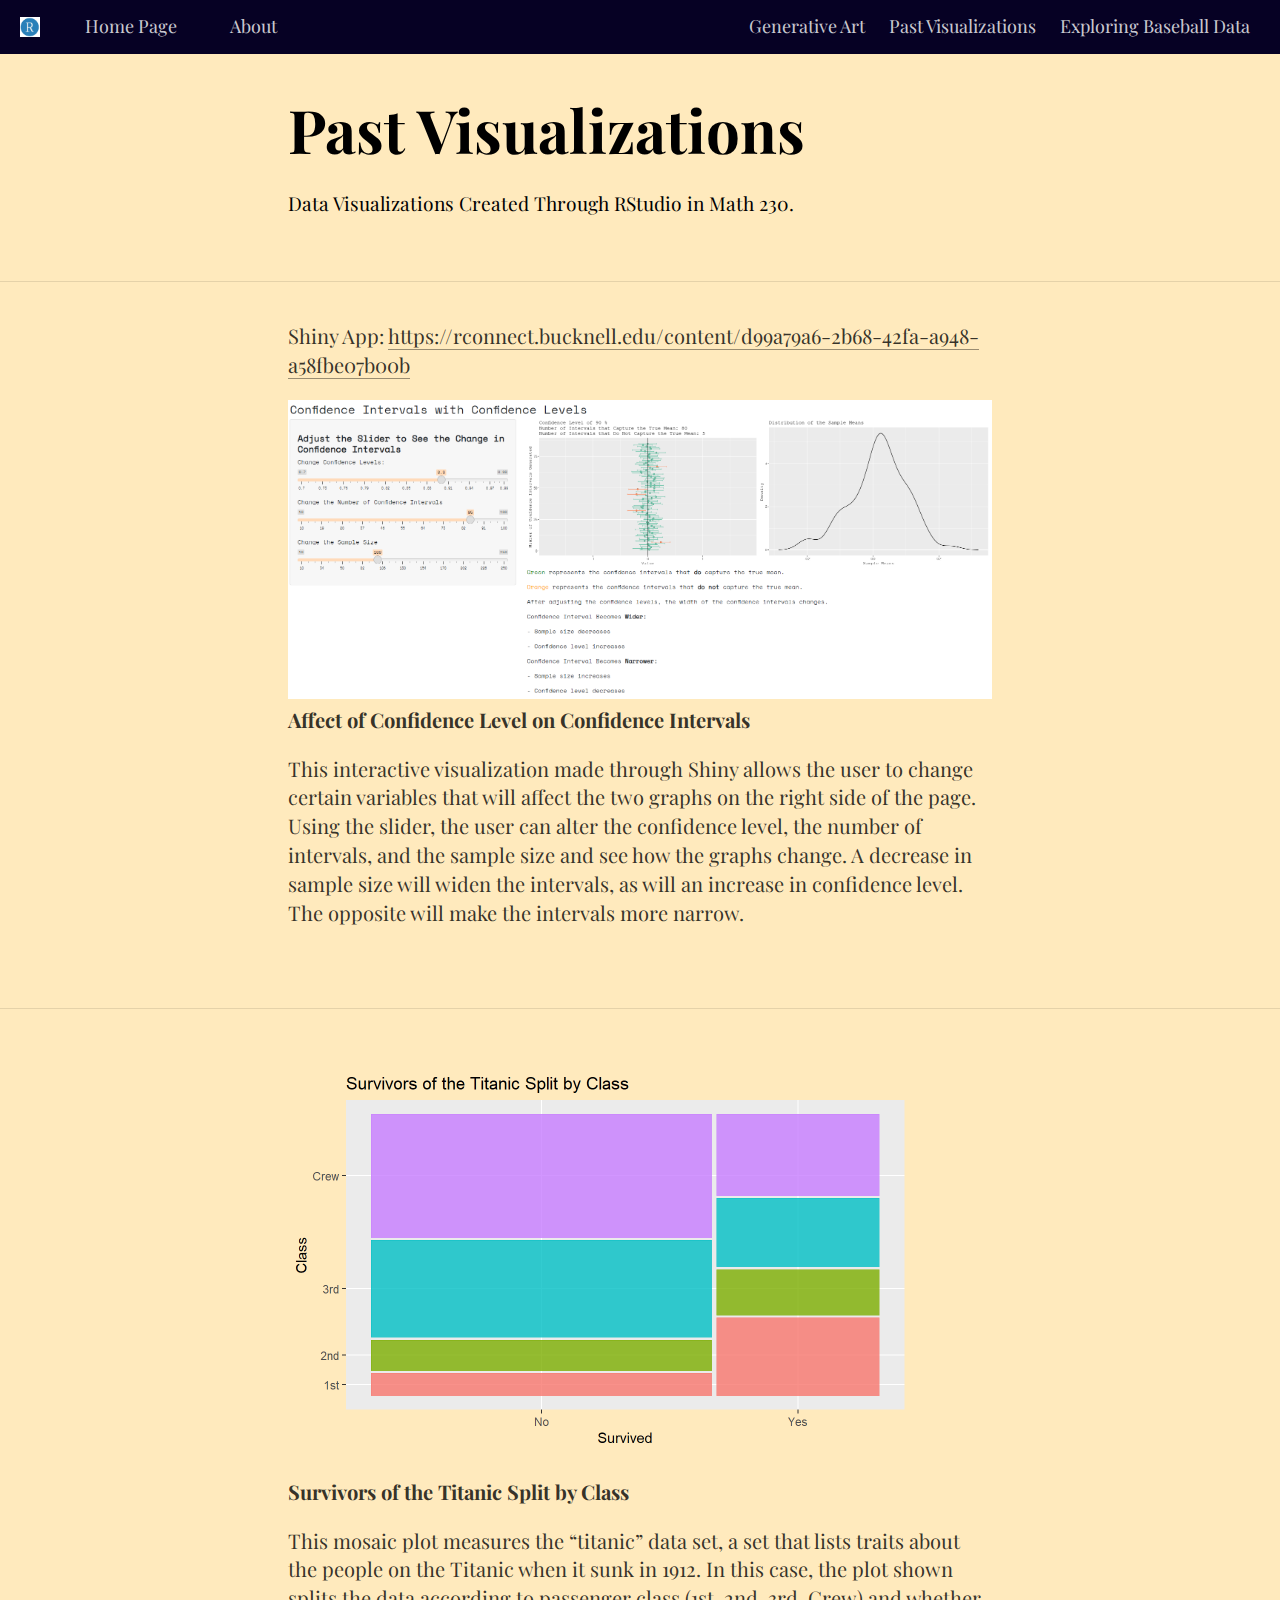
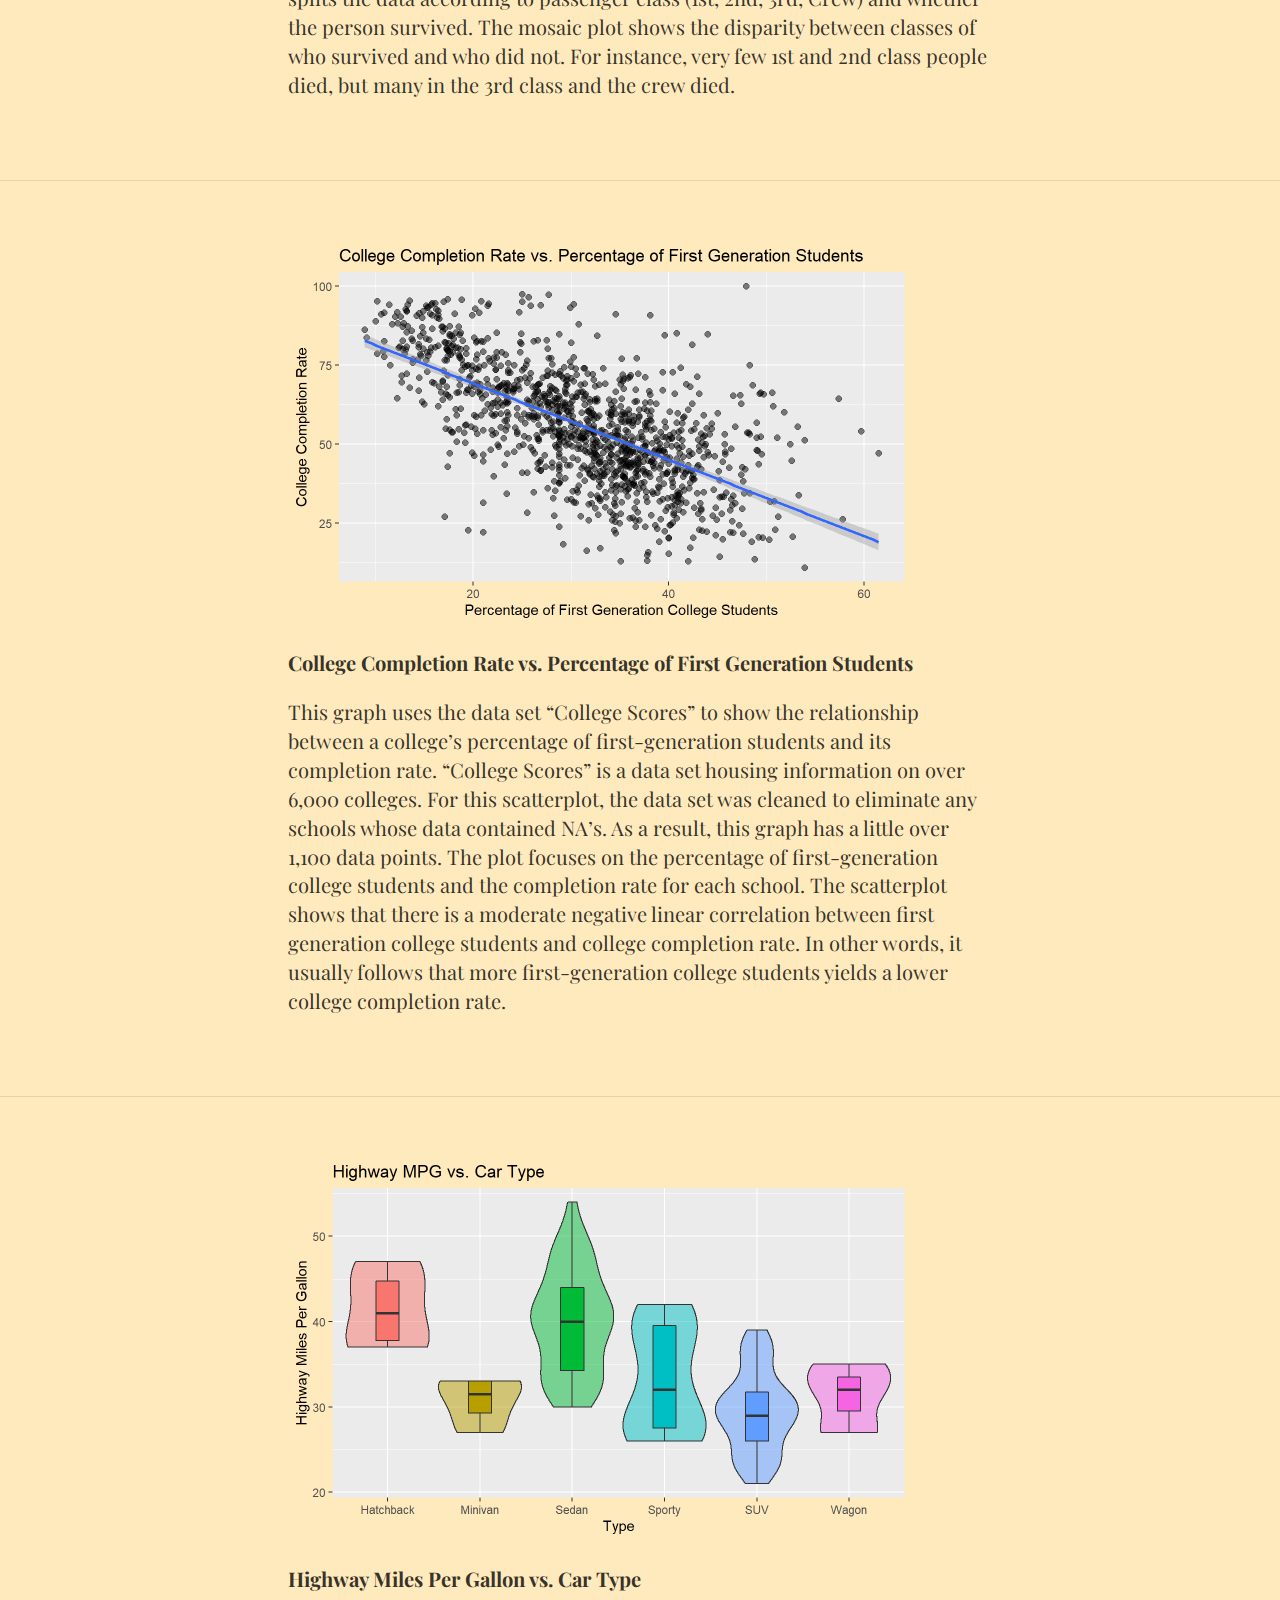
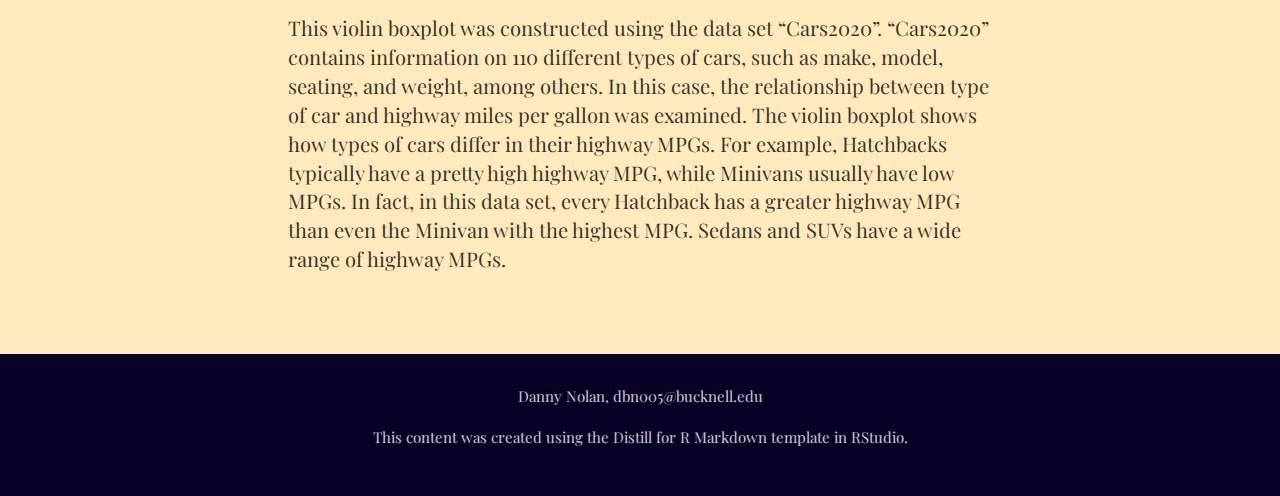
<file: Visualizations.html>
<!DOCTYPE html>

<html xmlns="http://www.w3.org/1999/xhtml" lang="" xml:lang="">

<head>
  <meta charset="utf-8"/>
  <meta name="viewport" content="width=device-width, initial-scale=1"/>
  <meta http-equiv="X-UA-Compatible" content="IE=Edge,chrome=1"/>
  <meta name="generator" content="distill" />

  <style type="text/css">
  /* Hide doc at startup (prevent jankiness while JS renders/transforms) */
  body {
    visibility: hidden;
  }
  </style>

 <!--radix_placeholder_import_source-->
 <!--/radix_placeholder_import_source-->

<style type="text/css">code{white-space: pre;}</style>
<style type="text/css" data-origin="pandoc">
pre > code.sourceCode { white-space: pre; position: relative; }
pre > code.sourceCode > span { display: inline-block; line-height: 1.25; }
pre > code.sourceCode > span:empty { height: 1.2em; }
.sourceCode { overflow: visible; }
code.sourceCode > span { color: inherit; text-decoration: inherit; }
div.sourceCode { margin: 1em 0; }
pre.sourceCode { margin: 0; }
@media screen {
div.sourceCode { overflow: auto; }
}
@media print {
pre > code.sourceCode { white-space: pre-wrap; }
pre > code.sourceCode > span { text-indent: -5em; padding-left: 5em; }
}
pre.numberSource code
  { counter-reset: source-line 0; }
pre.numberSource code > span
  { position: relative; left: -4em; counter-increment: source-line; }
pre.numberSource code > span > a:first-child::before
  { content: counter(source-line);
    position: relative; left: -1em; text-align: right; vertical-align: baseline;
    border: none; display: inline-block;
    -webkit-touch-callout: none; -webkit-user-select: none;
    -khtml-user-select: none; -moz-user-select: none;
    -ms-user-select: none; user-select: none;
    padding: 0 4px; width: 4em;
    color: #aaaaaa;
  }
pre.numberSource { margin-left: 3em; border-left: 1px solid #aaaaaa;  padding-left: 4px; }
div.sourceCode
  {   }
@media screen {
pre > code.sourceCode > span > a:first-child::before { text-decoration: underline; }
}
code span.al { color: #ad0000; } /* Alert */
code span.an { color: #5e5e5e; } /* Annotation */
code span.at { } /* Attribute */
code span.bn { color: #ad0000; } /* BaseN */
code span.bu { } /* BuiltIn */
code span.cf { color: #007ba5; } /* ControlFlow */
code span.ch { color: #20794d; } /* Char */
code span.cn { color: #8f5902; } /* Constant */
code span.co { color: #5e5e5e; } /* Comment */
code span.cv { color: #5e5e5e; font-style: italic; } /* CommentVar */
code span.do { color: #5e5e5e; font-style: italic; } /* Documentation */
code span.dt { color: #ad0000; } /* DataType */
code span.dv { color: #ad0000; } /* DecVal */
code span.er { color: #ad0000; } /* Error */
code span.ex { } /* Extension */
code span.fl { color: #ad0000; } /* Float */
code span.fu { color: #4758ab; } /* Function */
code span.im { } /* Import */
code span.in { color: #5e5e5e; } /* Information */
code span.kw { color: #007ba5; } /* Keyword */
code span.op { color: #5e5e5e; } /* Operator */
code span.ot { color: #007ba5; } /* Other */
code span.pp { color: #ad0000; } /* Preprocessor */
code span.sc { color: #5e5e5e; } /* SpecialChar */
code span.ss { color: #20794d; } /* SpecialString */
code span.st { color: #20794d; } /* String */
code span.va { color: #111111; } /* Variable */
code span.vs { color: #20794d; } /* VerbatimString */
code span.wa { color: #5e5e5e; font-style: italic; } /* Warning */
</style>


  <!--radix_placeholder_meta_tags-->
  <title>Home Page: Past Visualizations</title>

  <meta property="description" itemprop="description" content="Data Visualizations Created Through RStudio in Math 230."/>



  <!--  https://developers.facebook.com/docs/sharing/webmasters#markup -->
  <meta property="og:title" content="Home Page: Past Visualizations"/>
  <meta property="og:type" content="article"/>
  <meta property="og:description" content="Data Visualizations Created Through RStudio in Math 230."/>
  <meta property="og:locale" content="en_US"/>
  <meta property="og:site_name" content="Home Page"/>

  <!--  https://dev.twitter.com/cards/types/summary -->
  <meta property="twitter:card" content="summary"/>
  <meta property="twitter:title" content="Home Page: Past Visualizations"/>
  <meta property="twitter:description" content="Data Visualizations Created Through RStudio in Math 230."/>

  <!--/radix_placeholder_meta_tags-->
  <!--radix_placeholder_rmarkdown_metadata-->

  <script type="text/json" id="radix-rmarkdown-metadata">
  {"type":"list","attributes":{"names":{"type":"character","attributes":{},"value":["title","description"]}},"value":[{"type":"character","attributes":{},"value":["Past Visualizations"]},{"type":"character","attributes":{},"value":["Data Visualizations Created Through RStudio in Math 230."]}]}
  </script>
  <!--/radix_placeholder_rmarkdown_metadata-->
  <!--radix_placeholder_navigation_in_header-->
  <meta name="distill:offset" content=""/>

  <script type="application/javascript">

    window.headroom_prevent_pin = false;

    window.document.addEventListener("DOMContentLoaded", function (event) {

      // initialize headroom for banner
      var header = $('header').get(0);
      var headerHeight = header.offsetHeight;
      var headroom = new Headroom(header, {
        tolerance: 5,
        onPin : function() {
          if (window.headroom_prevent_pin) {
            window.headroom_prevent_pin = false;
            headroom.unpin();
          }
        }
      });
      headroom.init();
      if(window.location.hash)
        headroom.unpin();
      $(header).addClass('headroom--transition');

      // offset scroll location for banner on hash change
      // (see: https://github.com/WickyNilliams/headroom.js/issues/38)
      window.addEventListener("hashchange", function(event) {
        window.scrollTo(0, window.pageYOffset - (headerHeight + 25));
      });

      // responsive menu
      $('.distill-site-header').each(function(i, val) {
        var topnav = $(this);
        var toggle = topnav.find('.nav-toggle');
        toggle.on('click', function() {
          topnav.toggleClass('responsive');
        });
      });

      // nav dropdowns
      $('.nav-dropbtn').click(function(e) {
        $(this).next('.nav-dropdown-content').toggleClass('nav-dropdown-active');
        $(this).parent().siblings('.nav-dropdown')
           .children('.nav-dropdown-content').removeClass('nav-dropdown-active');
      });
      $("body").click(function(e){
        $('.nav-dropdown-content').removeClass('nav-dropdown-active');
      });
      $(".nav-dropdown").click(function(e){
        e.stopPropagation();
      });
    });
  </script>

  <style type="text/css">

  /* Theme (user-documented overrideables for nav appearance) */

  .distill-site-nav {
    color: rgba(255, 255, 255, 0.8);
    background-color: #0F2E3D;
    font-size: 15px;
    font-weight: 300;
  }

  .distill-site-nav a {
    color: inherit;
    text-decoration: none;
  }

  .distill-site-nav a:hover {
    color: white;
  }

  @media print {
    .distill-site-nav {
      display: none;
    }
  }

  .distill-site-header {

  }

  .distill-site-footer {

  }


  /* Site Header */

  .distill-site-header {
    width: 100%;
    box-sizing: border-box;
    z-index: 3;
  }

  .distill-site-header .nav-left {
    display: inline-block;
    margin-left: 8px;
  }

  @media screen and (max-width: 768px) {
    .distill-site-header .nav-left {
      margin-left: 0;
    }
  }


  .distill-site-header .nav-right {
    float: right;
    margin-right: 8px;
  }

  .distill-site-header a,
  .distill-site-header .title {
    display: inline-block;
    text-align: center;
    padding: 14px 10px 14px 10px;
  }

  .distill-site-header .title {
    font-size: 18px;
    min-width: 150px;
  }

  .distill-site-header .logo {
    padding: 0;
  }

  .distill-site-header .logo img {
    display: none;
    max-height: 20px;
    width: auto;
    margin-bottom: -4px;
  }

  .distill-site-header .nav-image img {
    max-height: 18px;
    width: auto;
    display: inline-block;
    margin-bottom: -3px;
  }



  @media screen and (min-width: 1000px) {
    .distill-site-header .logo img {
      display: inline-block;
    }
    .distill-site-header .nav-left {
      margin-left: 20px;
    }
    .distill-site-header .nav-right {
      margin-right: 20px;
    }
    .distill-site-header .title {
      padding-left: 12px;
    }
  }


  .distill-site-header .nav-toggle {
    display: none;
  }

  .nav-dropdown {
    display: inline-block;
    position: relative;
  }

  .nav-dropdown .nav-dropbtn {
    border: none;
    outline: none;
    color: rgba(255, 255, 255, 0.8);
    padding: 16px 10px;
    background-color: transparent;
    font-family: inherit;
    font-size: inherit;
    font-weight: inherit;
    margin: 0;
    margin-top: 1px;
    z-index: 2;
  }

  .nav-dropdown-content {
    display: none;
    position: absolute;
    background-color: white;
    min-width: 200px;
    border: 1px solid rgba(0,0,0,0.15);
    border-radius: 4px;
    box-shadow: 0px 8px 16px 0px rgba(0,0,0,0.1);
    z-index: 1;
    margin-top: 2px;
    white-space: nowrap;
    padding-top: 4px;
    padding-bottom: 4px;
  }

  .nav-dropdown-content hr {
    margin-top: 4px;
    margin-bottom: 4px;
    border: none;
    border-bottom: 1px solid rgba(0, 0, 0, 0.1);
  }

  .nav-dropdown-active {
    display: block;
  }

  .nav-dropdown-content a, .nav-dropdown-content .nav-dropdown-header {
    color: black;
    padding: 6px 24px;
    text-decoration: none;
    display: block;
    text-align: left;
  }

  .nav-dropdown-content .nav-dropdown-header {
    display: block;
    padding: 5px 24px;
    padding-bottom: 0;
    text-transform: uppercase;
    font-size: 14px;
    color: #999999;
    white-space: nowrap;
  }

  .nav-dropdown:hover .nav-dropbtn {
    color: white;
  }

  .nav-dropdown-content a:hover {
    background-color: #ddd;
    color: black;
  }

  .nav-right .nav-dropdown-content {
    margin-left: -45%;
    right: 0;
  }

  @media screen and (max-width: 768px) {
    .distill-site-header a, .distill-site-header .nav-dropdown  {display: none;}
    .distill-site-header a.nav-toggle {
      float: right;
      display: block;
    }
    .distill-site-header .title {
      margin-left: 0;
    }
    .distill-site-header .nav-right {
      margin-right: 0;
    }
    .distill-site-header {
      overflow: hidden;
    }
    .nav-right .nav-dropdown-content {
      margin-left: 0;
    }
  }


  @media screen and (max-width: 768px) {
    .distill-site-header.responsive {position: relative; min-height: 500px; }
    .distill-site-header.responsive a.nav-toggle {
      position: absolute;
      right: 0;
      top: 0;
    }
    .distill-site-header.responsive a,
    .distill-site-header.responsive .nav-dropdown {
      display: block;
      text-align: left;
    }
    .distill-site-header.responsive .nav-left,
    .distill-site-header.responsive .nav-right {
      width: 100%;
    }
    .distill-site-header.responsive .nav-dropdown {float: none;}
    .distill-site-header.responsive .nav-dropdown-content {position: relative;}
    .distill-site-header.responsive .nav-dropdown .nav-dropbtn {
      display: block;
      width: 100%;
      text-align: left;
    }
  }

  /* Site Footer */

  .distill-site-footer {
    width: 100%;
    overflow: hidden;
    box-sizing: border-box;
    z-index: 3;
    margin-top: 30px;
    padding-top: 30px;
    padding-bottom: 30px;
    text-align: center;
  }

  /* Headroom */

  d-title {
    padding-top: 6rem;
  }

  @media print {
    d-title {
      padding-top: 4rem;
    }
  }

  .headroom {
    z-index: 1000;
    position: fixed;
    top: 0;
    left: 0;
    right: 0;
  }

  .headroom--transition {
    transition: all .4s ease-in-out;
  }

  .headroom--unpinned {
    top: -100px;
  }

  .headroom--pinned {
    top: 0;
  }

  /* adjust viewport for navbar height */
  /* helps vertically center bootstrap (non-distill) content */
  .min-vh-100 {
    min-height: calc(100vh - 100px) !important;
  }

  </style>

  <script src="site_libs/jquery-3.6.0/jquery-3.6.0.min.js"></script>
  <link href="site_libs/font-awesome-5.1.0/css/all.css" rel="stylesheet"/>
  <link href="site_libs/font-awesome-5.1.0/css/v4-shims.css" rel="stylesheet"/>
  <script src="site_libs/headroom-0.9.4/headroom.min.js"></script>
  <script src="site_libs/autocomplete-0.37.1/autocomplete.min.js"></script>
  <script src="site_libs/fuse-6.4.1/fuse.min.js"></script>

  <script type="application/javascript">

  function getMeta(metaName) {
    var metas = document.getElementsByTagName('meta');
    for (let i = 0; i < metas.length; i++) {
      if (metas[i].getAttribute('name') === metaName) {
        return metas[i].getAttribute('content');
      }
    }
    return '';
  }

  function offsetURL(url) {
    var offset = getMeta('distill:offset');
    return offset ? offset + '/' + url : url;
  }

  function createFuseIndex() {

    // create fuse index
    var options = {
      keys: [
        { name: 'title', weight: 20 },
        { name: 'categories', weight: 15 },
        { name: 'description', weight: 10 },
        { name: 'contents', weight: 5 },
      ],
      ignoreLocation: true,
      threshold: 0
    };
    var fuse = new window.Fuse([], options);

    // fetch the main search.json
    return fetch(offsetURL('search.json'))
      .then(function(response) {
        if (response.status == 200) {
          return response.json().then(function(json) {
            // index main articles
            json.articles.forEach(function(article) {
              fuse.add(article);
            });
            // download collections and index their articles
            return Promise.all(json.collections.map(function(collection) {
              return fetch(offsetURL(collection)).then(function(response) {
                if (response.status === 200) {
                  return response.json().then(function(articles) {
                    articles.forEach(function(article) {
                      fuse.add(article);
                    });
                  })
                } else {
                  return Promise.reject(
                    new Error('Unexpected status from search index request: ' +
                              response.status)
                  );
                }
              });
            })).then(function() {
              return fuse;
            });
          });

        } else {
          return Promise.reject(
            new Error('Unexpected status from search index request: ' +
                        response.status)
          );
        }
      });
  }

  window.document.addEventListener("DOMContentLoaded", function (event) {

    // get search element (bail if we don't have one)
    var searchEl = window.document.getElementById('distill-search');
    if (!searchEl)
      return;

    createFuseIndex()
      .then(function(fuse) {

        // make search box visible
        searchEl.classList.remove('hidden');

        // initialize autocomplete
        var options = {
          autoselect: true,
          hint: false,
          minLength: 2,
        };
        window.autocomplete(searchEl, options, [{
          source: function(query, callback) {
            const searchOptions = {
              isCaseSensitive: false,
              shouldSort: true,
              minMatchCharLength: 2,
              limit: 10,
            };
            var results = fuse.search(query, searchOptions);
            callback(results
              .map(function(result) { return result.item; })
            );
          },
          templates: {
            suggestion: function(suggestion) {
              var img = suggestion.preview && Object.keys(suggestion.preview).length > 0
                ? `<img src="${offsetURL(suggestion.preview)}"</img>`
                : '';
              var html = `
                <div class="search-item">
                  <h3>${suggestion.title}</h3>
                  <div class="search-item-description">
                    ${suggestion.description || ''}
                  </div>
                  <div class="search-item-preview">
                    ${img}
                  </div>
                </div>
              `;
              return html;
            }
          }
        }]).on('autocomplete:selected', function(event, suggestion) {
          window.location.href = offsetURL(suggestion.path);
        });
        // remove inline display style on autocompleter (we want to
        // manage responsive display via css)
        $('.algolia-autocomplete').css("display", "");
      })
      .catch(function(error) {
        console.log(error);
      });

  });

  </script>

  <style type="text/css">

  .nav-search {
    font-size: x-small;
  }

  /* Algolioa Autocomplete */

  .algolia-autocomplete {
    display: inline-block;
    margin-left: 10px;
    vertical-align: sub;
    background-color: white;
    color: black;
    padding: 6px;
    padding-top: 8px;
    padding-bottom: 0;
    border-radius: 6px;
    border: 1px #0F2E3D solid;
    width: 180px;
  }


  @media screen and (max-width: 768px) {
    .distill-site-nav .algolia-autocomplete {
      display: none;
      visibility: hidden;
    }
    .distill-site-nav.responsive .algolia-autocomplete {
      display: inline-block;
      visibility: visible;
    }
    .distill-site-nav.responsive .algolia-autocomplete .aa-dropdown-menu {
      margin-left: 0;
      width: 400px;
      max-height: 400px;
    }
  }

  .algolia-autocomplete .aa-input, .algolia-autocomplete .aa-hint {
    width: 90%;
    outline: none;
    border: none;
  }

  .algolia-autocomplete .aa-hint {
    color: #999;
  }
  .algolia-autocomplete .aa-dropdown-menu {
    width: 550px;
    max-height: 70vh;
    overflow-x: visible;
    overflow-y: scroll;
    padding: 5px;
    margin-top: 3px;
    margin-left: -150px;
    background-color: #fff;
    border-radius: 5px;
    border: 1px solid #999;
    border-top: none;
  }

  .algolia-autocomplete .aa-dropdown-menu .aa-suggestion {
    cursor: pointer;
    padding: 5px 4px;
    border-bottom: 1px solid #eee;
  }

  .algolia-autocomplete .aa-dropdown-menu .aa-suggestion:last-of-type {
    border-bottom: none;
    margin-bottom: 2px;
  }

  .algolia-autocomplete .aa-dropdown-menu .aa-suggestion .search-item {
    overflow: hidden;
    font-size: 0.8em;
    line-height: 1.4em;
  }

  .algolia-autocomplete .aa-dropdown-menu .aa-suggestion .search-item h3 {
    font-size: 1rem;
    margin-block-start: 0;
    margin-block-end: 5px;
  }

  .algolia-autocomplete .aa-dropdown-menu .aa-suggestion .search-item-description {
    display: inline-block;
    overflow: hidden;
    height: 2.8em;
    width: 80%;
    margin-right: 4%;
  }

  .algolia-autocomplete .aa-dropdown-menu .aa-suggestion .search-item-preview {
    display: inline-block;
    width: 15%;
  }

  .algolia-autocomplete .aa-dropdown-menu .aa-suggestion .search-item-preview img {
    height: 3em;
    width: auto;
    display: none;
  }

  .algolia-autocomplete .aa-dropdown-menu .aa-suggestion .search-item-preview img[src] {
    display: initial;
  }

  .algolia-autocomplete .aa-dropdown-menu .aa-suggestion.aa-cursor {
    background-color: #eee;
  }
  .algolia-autocomplete .aa-dropdown-menu .aa-suggestion em {
    font-weight: bold;
    font-style: normal;
  }

  </style>


  <!--/radix_placeholder_navigation_in_header-->
  <!--radix_placeholder_distill-->

  <style type="text/css">

  body {
    background-color: white;
  }

  .pandoc-table {
    width: 100%;
  }

  .pandoc-table>caption {
    margin-bottom: 10px;
  }

  .pandoc-table th:not([align]) {
    text-align: left;
  }

  .pagedtable-footer {
    font-size: 15px;
  }

  d-byline .byline {
    grid-template-columns: 2fr 2fr;
  }

  d-byline .byline h3 {
    margin-block-start: 1.5em;
  }

  d-byline .byline .authors-affiliations h3 {
    margin-block-start: 0.5em;
  }

  .authors-affiliations .orcid-id {
    width: 16px;
    height:16px;
    margin-left: 4px;
    margin-right: 4px;
    vertical-align: middle;
    padding-bottom: 2px;
  }

  d-title .dt-tags {
    margin-top: 1em;
    grid-column: text;
  }

  .dt-tags .dt-tag {
    text-decoration: none;
    display: inline-block;
    color: rgba(0,0,0,0.6);
    padding: 0em 0.4em;
    margin-right: 0.5em;
    margin-bottom: 0.4em;
    font-size: 70%;
    border: 1px solid rgba(0,0,0,0.2);
    border-radius: 3px;
    text-transform: uppercase;
    font-weight: 500;
  }

  d-article table.gt_table td,
  d-article table.gt_table th {
    border-bottom: none;
  }

  .html-widget {
    margin-bottom: 2.0em;
  }

  .l-screen-inset {
    padding-right: 16px;
  }

  .l-screen .caption {
    margin-left: 10px;
  }

  .shaded {
    background: rgb(247, 247, 247);
    padding-top: 20px;
    padding-bottom: 20px;
    border-top: 1px solid rgba(0, 0, 0, 0.1);
    border-bottom: 1px solid rgba(0, 0, 0, 0.1);
  }

  .shaded .html-widget {
    margin-bottom: 0;
    border: 1px solid rgba(0, 0, 0, 0.1);
  }

  .shaded .shaded-content {
    background: white;
  }

  .text-output {
    margin-top: 0;
    line-height: 1.5em;
  }

  .hidden {
    display: none !important;
  }

  d-article {
    padding-top: 2.5rem;
    padding-bottom: 30px;
  }

  d-appendix {
    padding-top: 30px;
  }

  d-article>p>img {
    width: 100%;
  }

  d-article h2 {
    margin: 1rem 0 1.5rem 0;
  }

  d-article h3 {
    margin-top: 1.5rem;
  }

  d-article iframe {
    border: 1px solid rgba(0, 0, 0, 0.1);
    margin-bottom: 2.0em;
    width: 100%;
  }

  /* Tweak code blocks */

  d-article div.sourceCode code,
  d-article pre code {
    font-family: Consolas, Monaco, 'Andale Mono', 'Ubuntu Mono', monospace;
  }

  d-article pre,
  d-article div.sourceCode,
  d-article div.sourceCode pre {
    overflow: auto;
  }

  d-article div.sourceCode {
    background-color: white;
  }

  d-article div.sourceCode pre {
    padding-left: 10px;
    font-size: 12px;
    border-left: 2px solid rgba(0,0,0,0.1);
  }

  d-article pre {
    font-size: 12px;
    color: black;
    background: none;
    margin-top: 0;
    text-align: left;
    white-space: pre;
    word-spacing: normal;
    word-break: normal;
    word-wrap: normal;
    line-height: 1.5;

    -moz-tab-size: 4;
    -o-tab-size: 4;
    tab-size: 4;

    -webkit-hyphens: none;
    -moz-hyphens: none;
    -ms-hyphens: none;
    hyphens: none;
  }

  d-article pre a {
    border-bottom: none;
  }

  d-article pre a:hover {
    border-bottom: none;
    text-decoration: underline;
  }

  d-article details {
    grid-column: text;
    margin-bottom: 0.8em;
  }

  @media(min-width: 768px) {

  d-article pre,
  d-article div.sourceCode,
  d-article div.sourceCode pre {
    overflow: visible !important;
  }

  d-article div.sourceCode pre {
    padding-left: 18px;
    font-size: 14px;
  }

  d-article pre {
    font-size: 14px;
  }

  }

  figure img.external {
    background: white;
    border: 1px solid rgba(0, 0, 0, 0.1);
    box-shadow: 0 1px 8px rgba(0, 0, 0, 0.1);
    padding: 18px;
    box-sizing: border-box;
  }

  /* CSS for d-contents */

  .d-contents {
    grid-column: text;
    color: rgba(0,0,0,0.8);
    font-size: 0.9em;
    padding-bottom: 1em;
    margin-bottom: 1em;
    padding-bottom: 0.5em;
    margin-bottom: 1em;
    padding-left: 0.25em;
    justify-self: start;
  }

  @media(min-width: 1000px) {
    .d-contents.d-contents-float {
      height: 0;
      grid-column-start: 1;
      grid-column-end: 4;
      justify-self: center;
      padding-right: 3em;
      padding-left: 2em;
    }
  }

  .d-contents nav h3 {
    font-size: 18px;
    margin-top: 0;
    margin-bottom: 1em;
  }

  .d-contents li {
    list-style-type: none
  }

  .d-contents nav > ul {
    padding-left: 0;
  }

  .d-contents ul {
    padding-left: 1em
  }

  .d-contents nav ul li {
    margin-top: 0.6em;
    margin-bottom: 0.2em;
  }

  .d-contents nav a {
    font-size: 13px;
    border-bottom: none;
    text-decoration: none
    color: rgba(0, 0, 0, 0.8);
  }

  .d-contents nav a:hover {
    text-decoration: underline solid rgba(0, 0, 0, 0.6)
  }

  .d-contents nav > ul > li > a {
    font-weight: 600;
  }

  .d-contents nav > ul > li > ul {
    font-weight: inherit;
  }

  .d-contents nav > ul > li > ul > li {
    margin-top: 0.2em;
  }


  .d-contents nav ul {
    margin-top: 0;
    margin-bottom: 0.25em;
  }

  .d-article-with-toc h2:nth-child(2) {
    margin-top: 0;
  }


  /* Figure */

  .figure {
    position: relative;
    margin-bottom: 2.5em;
    margin-top: 1.5em;
  }

  .figure img {
    width: 100%;
  }

  .figure .caption {
    color: rgba(0, 0, 0, 0.6);
    font-size: 12px;
    line-height: 1.5em;
  }

  .figure img.external {
    background: white;
    border: 1px solid rgba(0, 0, 0, 0.1);
    box-shadow: 0 1px 8px rgba(0, 0, 0, 0.1);
    padding: 18px;
    box-sizing: border-box;
  }

  .figure .caption a {
    color: rgba(0, 0, 0, 0.6);
  }

  .figure .caption b,
  .figure .caption strong, {
    font-weight: 600;
    color: rgba(0, 0, 0, 1.0);
  }

  /* Citations */

  d-article .citation {
    color: inherit;
    cursor: inherit;
  }

  div.hanging-indent{
    margin-left: 1em; text-indent: -1em;
  }

  /* Citation hover box */

  .tippy-box[data-theme~=light-border] {
    background-color: rgba(250, 250, 250, 0.95);
  }

  .tippy-content > p {
    margin-bottom: 0;
    padding: 2px;
  }


  /* Tweak 1000px media break to show more text */

  @media(min-width: 1000px) {
    .base-grid,
    distill-header,
    d-title,
    d-abstract,
    d-article,
    d-appendix,
    distill-appendix,
    d-byline,
    d-footnote-list,
    d-citation-list,
    distill-footer {
      grid-template-columns: [screen-start] 1fr [page-start kicker-start] 80px [middle-start] 50px [text-start kicker-end] 65px 65px 65px 65px 65px 65px 65px 65px [text-end gutter-start] 65px [middle-end] 65px [page-end gutter-end] 1fr [screen-end];
      grid-column-gap: 16px;
    }

    .grid {
      grid-column-gap: 16px;
    }

    d-article {
      font-size: 1.06rem;
      line-height: 1.7em;
    }
    figure .caption, .figure .caption, figure figcaption {
      font-size: 13px;
    }
  }

  @media(min-width: 1180px) {
    .base-grid,
    distill-header,
    d-title,
    d-abstract,
    d-article,
    d-appendix,
    distill-appendix,
    d-byline,
    d-footnote-list,
    d-citation-list,
    distill-footer {
      grid-template-columns: [screen-start] 1fr [page-start kicker-start] 60px [middle-start] 60px [text-start kicker-end] 60px 60px 60px 60px 60px 60px 60px 60px [text-end gutter-start] 60px [middle-end] 60px [page-end gutter-end] 1fr [screen-end];
      grid-column-gap: 32px;
    }

    .grid {
      grid-column-gap: 32px;
    }
  }


  /* Get the citation styles for the appendix (not auto-injected on render since
     we do our own rendering of the citation appendix) */

  d-appendix .citation-appendix,
  .d-appendix .citation-appendix {
    font-size: 11px;
    line-height: 15px;
    border-left: 1px solid rgba(0, 0, 0, 0.1);
    padding-left: 18px;
    border: 1px solid rgba(0,0,0,0.1);
    background: rgba(0, 0, 0, 0.02);
    padding: 10px 18px;
    border-radius: 3px;
    color: rgba(150, 150, 150, 1);
    overflow: hidden;
    margin-top: -12px;
    white-space: pre-wrap;
    word-wrap: break-word;
  }

  /* Include appendix styles here so they can be overridden */

  d-appendix {
    contain: layout style;
    font-size: 0.8em;
    line-height: 1.7em;
    margin-top: 60px;
    margin-bottom: 0;
    border-top: 1px solid rgba(0, 0, 0, 0.1);
    color: rgba(0,0,0,0.5);
    padding-top: 60px;
    padding-bottom: 48px;
  }

  d-appendix h3 {
    grid-column: page-start / text-start;
    font-size: 15px;
    font-weight: 500;
    margin-top: 1em;
    margin-bottom: 0;
    color: rgba(0,0,0,0.65);
  }

  d-appendix h3 + * {
    margin-top: 1em;
  }

  d-appendix ol {
    padding: 0 0 0 15px;
  }

  @media (min-width: 768px) {
    d-appendix ol {
      padding: 0 0 0 30px;
      margin-left: -30px;
    }
  }

  d-appendix li {
    margin-bottom: 1em;
  }

  d-appendix a {
    color: rgba(0, 0, 0, 0.6);
  }

  d-appendix > * {
    grid-column: text;
  }

  d-appendix > d-footnote-list,
  d-appendix > d-citation-list,
  d-appendix > distill-appendix {
    grid-column: screen;
  }

  /* Include footnote styles here so they can be overridden */

  d-footnote-list {
    contain: layout style;
  }

  d-footnote-list > * {
    grid-column: text;
  }

  d-footnote-list a.footnote-backlink {
    color: rgba(0,0,0,0.3);
    padding-left: 0.5em;
  }



  /* Anchor.js */

  .anchorjs-link {
    /*transition: all .25s linear; */
    text-decoration: none;
    border-bottom: none;
  }
  *:hover > .anchorjs-link {
    margin-left: -1.125em !important;
    text-decoration: none;
    border-bottom: none;
  }

  /* Social footer */

  .social_footer {
    margin-top: 30px;
    margin-bottom: 0;
    color: rgba(0,0,0,0.67);
  }

  .disqus-comments {
    margin-right: 30px;
  }

  .disqus-comment-count {
    border-bottom: 1px solid rgba(0, 0, 0, 0.4);
    cursor: pointer;
  }

  #disqus_thread {
    margin-top: 30px;
  }

  .article-sharing a {
    border-bottom: none;
    margin-right: 8px;
  }

  .article-sharing a:hover {
    border-bottom: none;
  }

  .sidebar-section.subscribe {
    font-size: 12px;
    line-height: 1.6em;
  }

  .subscribe p {
    margin-bottom: 0.5em;
  }


  .article-footer .subscribe {
    font-size: 15px;
    margin-top: 45px;
  }


  .sidebar-section.custom {
    font-size: 12px;
    line-height: 1.6em;
  }

  .custom p {
    margin-bottom: 0.5em;
  }

  /* Styles for listing layout (hide title) */
  .layout-listing d-title, .layout-listing .d-title {
    display: none;
  }

  /* Styles for posts lists (not auto-injected) */


  .posts-with-sidebar {
    padding-left: 45px;
    padding-right: 45px;
  }

  .posts-list .description h2,
  .posts-list .description p {
    font-family: -apple-system, BlinkMacSystemFont, "Segoe UI", Roboto, Oxygen, Ubuntu, Cantarell, "Fira Sans", "Droid Sans", "Helvetica Neue", Arial, sans-serif;
  }

  .posts-list .description h2 {
    font-weight: 700;
    border-bottom: none;
    padding-bottom: 0;
  }

  .posts-list h2.post-tag {
    border-bottom: 1px solid rgba(0, 0, 0, 0.2);
    padding-bottom: 12px;
  }
  .posts-list {
    margin-top: 60px;
    margin-bottom: 24px;
  }

  .posts-list .post-preview {
    text-decoration: none;
    overflow: hidden;
    display: block;
    border-bottom: 1px solid rgba(0, 0, 0, 0.1);
    padding: 24px 0;
  }

  .post-preview-last {
    border-bottom: none !important;
  }

  .posts-list .posts-list-caption {
    grid-column: screen;
    font-weight: 400;
  }

  .posts-list .post-preview h2 {
    margin: 0 0 6px 0;
    line-height: 1.2em;
    font-style: normal;
    font-size: 24px;
  }

  .posts-list .post-preview p {
    margin: 0 0 12px 0;
    line-height: 1.4em;
    font-size: 16px;
  }

  .posts-list .post-preview .thumbnail {
    box-sizing: border-box;
    margin-bottom: 24px;
    position: relative;
    max-width: 500px;
  }
  .posts-list .post-preview img {
    width: 100%;
    display: block;
  }

  .posts-list .metadata {
    font-size: 12px;
    line-height: 1.4em;
    margin-bottom: 18px;
  }

  .posts-list .metadata > * {
    display: inline-block;
  }

  .posts-list .metadata .publishedDate {
    margin-right: 2em;
  }

  .posts-list .metadata .dt-authors {
    display: block;
    margin-top: 0.3em;
    margin-right: 2em;
  }

  .posts-list .dt-tags {
    display: block;
    line-height: 1em;
  }

  .posts-list .dt-tags .dt-tag {
    display: inline-block;
    color: rgba(0,0,0,0.6);
    padding: 0.3em 0.4em;
    margin-right: 0.2em;
    margin-bottom: 0.4em;
    font-size: 60%;
    border: 1px solid rgba(0,0,0,0.2);
    border-radius: 3px;
    text-transform: uppercase;
    font-weight: 500;
  }

  .posts-list img {
    opacity: 1;
  }

  .posts-list img[data-src] {
    opacity: 0;
  }

  .posts-more {
    clear: both;
  }


  .posts-sidebar {
    font-size: 16px;
  }

  .posts-sidebar h3 {
    font-size: 16px;
    margin-top: 0;
    margin-bottom: 0.5em;
    font-weight: 400;
    text-transform: uppercase;
  }

  .sidebar-section {
    margin-bottom: 30px;
  }

  .categories ul {
    list-style-type: none;
    margin: 0;
    padding: 0;
  }

  .categories li {
    color: rgba(0, 0, 0, 0.8);
    margin-bottom: 0;
  }

  .categories li>a {
    border-bottom: none;
  }

  .categories li>a:hover {
    border-bottom: 1px solid rgba(0, 0, 0, 0.4);
  }

  .categories .active {
    font-weight: 600;
  }

  .categories .category-count {
    color: rgba(0, 0, 0, 0.4);
  }


  @media(min-width: 768px) {
    .posts-list .post-preview h2 {
      font-size: 26px;
    }
    .posts-list .post-preview .thumbnail {
      float: right;
      width: 30%;
      margin-bottom: 0;
    }
    .posts-list .post-preview .description {
      float: left;
      width: 45%;
    }
    .posts-list .post-preview .metadata {
      float: left;
      width: 20%;
      margin-top: 8px;
    }
    .posts-list .post-preview p {
      margin: 0 0 12px 0;
      line-height: 1.5em;
      font-size: 16px;
    }
    .posts-with-sidebar .posts-list {
      float: left;
      width: 75%;
    }
    .posts-with-sidebar .posts-sidebar {
      float: right;
      width: 20%;
      margin-top: 60px;
      padding-top: 24px;
      padding-bottom: 24px;
    }
  }


  /* Improve display for browsers without grid (IE/Edge <= 15) */

  .downlevel {
    line-height: 1.6em;
    font-family: -apple-system, BlinkMacSystemFont, "Segoe UI", Roboto, Oxygen, Ubuntu, Cantarell, "Fira Sans", "Droid Sans", "Helvetica Neue", Arial, sans-serif;
    margin: 0;
  }

  .downlevel .d-title {
    padding-top: 6rem;
    padding-bottom: 1.5rem;
  }

  .downlevel .d-title h1 {
    font-size: 50px;
    font-weight: 700;
    line-height: 1.1em;
    margin: 0 0 0.5rem;
  }

  .downlevel .d-title p {
    font-weight: 300;
    font-size: 1.2rem;
    line-height: 1.55em;
    margin-top: 0;
  }

  .downlevel .d-byline {
    padding-top: 0.8em;
    padding-bottom: 0.8em;
    font-size: 0.8rem;
    line-height: 1.8em;
  }

  .downlevel .section-separator {
    border: none;
    border-top: 1px solid rgba(0, 0, 0, 0.1);
  }

  .downlevel .d-article {
    font-size: 1.06rem;
    line-height: 1.7em;
    padding-top: 1rem;
    padding-bottom: 2rem;
  }


  .downlevel .d-appendix {
    padding-left: 0;
    padding-right: 0;
    max-width: none;
    font-size: 0.8em;
    line-height: 1.7em;
    margin-bottom: 0;
    color: rgba(0,0,0,0.5);
    padding-top: 40px;
    padding-bottom: 48px;
  }

  .downlevel .footnotes ol {
    padding-left: 13px;
  }

  .downlevel .base-grid,
  .downlevel .distill-header,
  .downlevel .d-title,
  .downlevel .d-abstract,
  .downlevel .d-article,
  .downlevel .d-appendix,
  .downlevel .distill-appendix,
  .downlevel .d-byline,
  .downlevel .d-footnote-list,
  .downlevel .d-citation-list,
  .downlevel .distill-footer,
  .downlevel .appendix-bottom,
  .downlevel .posts-container {
    padding-left: 40px;
    padding-right: 40px;
  }

  @media(min-width: 768px) {
    .downlevel .base-grid,
    .downlevel .distill-header,
    .downlevel .d-title,
    .downlevel .d-abstract,
    .downlevel .d-article,
    .downlevel .d-appendix,
    .downlevel .distill-appendix,
    .downlevel .d-byline,
    .downlevel .d-footnote-list,
    .downlevel .d-citation-list,
    .downlevel .distill-footer,
    .downlevel .appendix-bottom,
    .downlevel .posts-container {
    padding-left: 150px;
    padding-right: 150px;
    max-width: 900px;
  }
  }

  .downlevel pre code {
    display: block;
    border-left: 2px solid rgba(0, 0, 0, .1);
    padding: 0 0 0 20px;
    font-size: 14px;
  }

  .downlevel code, .downlevel pre {
    color: black;
    background: none;
    font-family: Consolas, Monaco, 'Andale Mono', 'Ubuntu Mono', monospace;
    text-align: left;
    white-space: pre;
    word-spacing: normal;
    word-break: normal;
    word-wrap: normal;
    line-height: 1.5;

    -moz-tab-size: 4;
    -o-tab-size: 4;
    tab-size: 4;

    -webkit-hyphens: none;
    -moz-hyphens: none;
    -ms-hyphens: none;
    hyphens: none;
  }

  .downlevel .posts-list .post-preview {
    color: inherit;
  }



  </style>

  <script type="application/javascript">

  function is_downlevel_browser() {
    if (bowser.isUnsupportedBrowser({ msie: "12", msedge: "16"},
                                   window.navigator.userAgent)) {
      return true;
    } else {
      return window.load_distill_framework === undefined;
    }
  }

  // show body when load is complete
  function on_load_complete() {

    // add anchors
    if (window.anchors) {
      window.anchors.options.placement = 'left';
      window.anchors.add('d-article > h2, d-article > h3, d-article > h4, d-article > h5');
    }


    // set body to visible
    document.body.style.visibility = 'visible';

    // force redraw for leaflet widgets
    if (window.HTMLWidgets) {
      var maps = window.HTMLWidgets.findAll(".leaflet");
      $.each(maps, function(i, el) {
        var map = this.getMap();
        map.invalidateSize();
        map.eachLayer(function(layer) {
          if (layer instanceof L.TileLayer)
            layer.redraw();
        });
      });
    }

    // trigger 'shown' so htmlwidgets resize
    $('d-article').trigger('shown');
  }

  function init_distill() {

    init_common();

    // create front matter
    var front_matter = $('<d-front-matter></d-front-matter>');
    $('#distill-front-matter').wrap(front_matter);

    // create d-title
    $('.d-title').changeElementType('d-title');

    // create d-byline
    var byline = $('<d-byline></d-byline>');
    $('.d-byline').replaceWith(byline);

    // create d-article
    var article = $('<d-article></d-article>');
    $('.d-article').wrap(article).children().unwrap();

    // move posts container into article
    $('.posts-container').appendTo($('d-article'));

    // create d-appendix
    $('.d-appendix').changeElementType('d-appendix');

    // flag indicating that we have appendix items
    var appendix = $('.appendix-bottom').children('h3').length > 0;

    // replace footnotes with <d-footnote>
    $('.footnote-ref').each(function(i, val) {
      appendix = true;
      var href = $(this).attr('href');
      var id = href.replace('#', '');
      var fn = $('#' + id);
      var fn_p = $('#' + id + '>p');
      fn_p.find('.footnote-back').remove();
      var text = fn_p.html();
      var dtfn = $('<d-footnote></d-footnote>');
      dtfn.html(text);
      $(this).replaceWith(dtfn);
    });
    // remove footnotes
    $('.footnotes').remove();

    // move refs into #references-listing
    $('#references-listing').replaceWith($('#refs'));

    $('h1.appendix, h2.appendix').each(function(i, val) {
      $(this).changeElementType('h3');
    });
    $('h3.appendix').each(function(i, val) {
      var id = $(this).attr('id');
      $('.d-contents a[href="#' + id + '"]').parent().remove();
      appendix = true;
      $(this).nextUntil($('h1, h2, h3')).addBack().appendTo($('d-appendix'));
    });

    // show d-appendix if we have appendix content
    $("d-appendix").css('display', appendix ? 'grid' : 'none');

    // localize layout chunks to just output
    $('.layout-chunk').each(function(i, val) {

      // capture layout
      var layout = $(this).attr('data-layout');

      // apply layout to markdown level block elements
      var elements = $(this).children().not('details, div.sourceCode, pre, script');
      elements.each(function(i, el) {
        var layout_div = $('<div class="' + layout + '"></div>');
        if (layout_div.hasClass('shaded')) {
          var shaded_content = $('<div class="shaded-content"></div>');
          $(this).wrap(shaded_content);
          $(this).parent().wrap(layout_div);
        } else {
          $(this).wrap(layout_div);
        }
      });


      // unwrap the layout-chunk div
      $(this).children().unwrap();
    });

    // remove code block used to force  highlighting css
    $('.distill-force-highlighting-css').parent().remove();

    // remove empty line numbers inserted by pandoc when using a
    // custom syntax highlighting theme
    $('code.sourceCode a:empty').remove();

    // load distill framework
    load_distill_framework();

    // wait for window.distillRunlevel == 4 to do post processing
    function distill_post_process() {

      if (!window.distillRunlevel || window.distillRunlevel < 4)
        return;

      // hide author/affiliations entirely if we have no authors
      var front_matter = JSON.parse($("#distill-front-matter").html());
      var have_authors = front_matter.authors && front_matter.authors.length > 0;
      if (!have_authors)
        $('d-byline').addClass('hidden');

      // article with toc class
      $('.d-contents').parent().addClass('d-article-with-toc');

      // strip links that point to #
      $('.authors-affiliations').find('a[href="#"]').removeAttr('href');

      // add orcid ids
      $('.authors-affiliations').find('.author').each(function(i, el) {
        var orcid_id = front_matter.authors[i].orcidID;
        if (orcid_id) {
          var a = $('<a></a>');
          a.attr('href', 'https://orcid.org/' + orcid_id);
          var img = $('<img></img>');
          img.addClass('orcid-id');
          img.attr('alt', 'ORCID ID');
          img.attr('src','[data-uri]');
          a.append(img);
          $(this).append(a);
        }
      });

      // hide elements of author/affiliations grid that have no value
      function hide_byline_column(caption) {
        $('d-byline').find('h3:contains("' + caption + '")').parent().css('visibility', 'hidden');
      }

      // affiliations
      var have_affiliations = false;
      for (var i = 0; i<front_matter.authors.length; ++i) {
        var author = front_matter.authors[i];
        if (author.affiliation !== "&nbsp;") {
          have_affiliations = true;
          break;
        }
      }
      if (!have_affiliations)
        $('d-byline').find('h3:contains("Affiliations")').css('visibility', 'hidden');

      // published date
      if (!front_matter.publishedDate)
        hide_byline_column("Published");

      // document object identifier
      var doi = $('d-byline').find('h3:contains("DOI")');
      var doi_p = doi.next().empty();
      if (!front_matter.doi) {
        // if we have a citation and valid citationText then link to that
        if ($('#citation').length > 0 && front_matter.citationText) {
          doi.html('Citation');
          $('<a href="#citation"></a>')
            .text(front_matter.citationText)
            .appendTo(doi_p);
        } else {
          hide_byline_column("DOI");
        }
      } else {
        $('<a></a>')
           .attr('href', "https://doi.org/" + front_matter.doi)
           .html(front_matter.doi)
           .appendTo(doi_p);
      }

       // change plural form of authors/affiliations
      if (front_matter.authors.length === 1) {
        var grid = $('.authors-affiliations');
        grid.children('h3:contains("Authors")').text('Author');
        grid.children('h3:contains("Affiliations")').text('Affiliation');
      }

      // remove d-appendix and d-footnote-list local styles
      $('d-appendix > style:first-child').remove();
      $('d-footnote-list > style:first-child').remove();

      // move appendix-bottom entries to the bottom
      $('.appendix-bottom').appendTo('d-appendix').children().unwrap();
      $('.appendix-bottom').remove();

      // hoverable references
      $('span.citation[data-cites]').each(function() {
        var refs = $(this).attr('data-cites').split(" ");
        var refHtml = refs.map(function(ref) {
          return "<p>" + $('#ref-' + ref).html() + "</p>";
        }).join("\n");
        window.tippy(this, {
          allowHTML: true,
          content: refHtml,
          maxWidth: 500,
          interactive: true,
          interactiveBorder: 10,
          theme: 'light-border',
          placement: 'bottom-start'
        });
      });

      // clear polling timer
      clearInterval(tid);

      // show body now that everything is ready
      on_load_complete();
    }

    var tid = setInterval(distill_post_process, 50);
    distill_post_process();

  }

  function init_downlevel() {

    init_common();

     // insert hr after d-title
    $('.d-title').after($('<hr class="section-separator"/>'));

    // check if we have authors
    var front_matter = JSON.parse($("#distill-front-matter").html());
    var have_authors = front_matter.authors && front_matter.authors.length > 0;

    // manage byline/border
    if (!have_authors)
      $('.d-byline').remove();
    $('.d-byline').after($('<hr class="section-separator"/>'));
    $('.d-byline a').remove();

    // remove toc
    $('.d-contents').remove();

    // move appendix elements
    $('h1.appendix, h2.appendix').each(function(i, val) {
      $(this).changeElementType('h3');
    });
    $('h3.appendix').each(function(i, val) {
      $(this).nextUntil($('h1, h2, h3')).addBack().appendTo($('.d-appendix'));
    });


    // inject headers into references and footnotes
    var refs_header = $('<h3></h3>');
    refs_header.text('References');
    $('#refs').prepend(refs_header);

    var footnotes_header = $('<h3></h3');
    footnotes_header.text('Footnotes');
    $('.footnotes').children('hr').first().replaceWith(footnotes_header);

    // move appendix-bottom entries to the bottom
    $('.appendix-bottom').appendTo('.d-appendix').children().unwrap();
    $('.appendix-bottom').remove();

    // remove appendix if it's empty
    if ($('.d-appendix').children().length === 0)
      $('.d-appendix').remove();

    // prepend separator above appendix
    $('.d-appendix').before($('<hr class="section-separator" style="clear: both"/>'));

    // trim code
    $('pre>code').each(function(i, val) {
      $(this).html($.trim($(this).html()));
    });

    // move posts-container right before article
    $('.posts-container').insertBefore($('.d-article'));

    $('body').addClass('downlevel');

    on_load_complete();
  }


  function init_common() {

    // jquery plugin to change element types
    (function($) {
      $.fn.changeElementType = function(newType) {
        var attrs = {};

        $.each(this[0].attributes, function(idx, attr) {
          attrs[attr.nodeName] = attr.nodeValue;
        });

        this.replaceWith(function() {
          return $("<" + newType + "/>", attrs).append($(this).contents());
        });
      };
    })(jQuery);

    // prevent underline for linked images
    $('a > img').parent().css({'border-bottom' : 'none'});

    // mark non-body figures created by knitr chunks as 100% width
    $('.layout-chunk').each(function(i, val) {
      var figures = $(this).find('img, .html-widget');
      if ($(this).attr('data-layout') !== "l-body") {
        figures.css('width', '100%');
      } else {
        figures.css('max-width', '100%');
        figures.filter("[width]").each(function(i, val) {
          var fig = $(this);
          fig.css('width', fig.attr('width') + 'px');
        });

      }
    });

    // auto-append index.html to post-preview links in file: protocol
    // and in rstudio ide preview
    $('.post-preview').each(function(i, val) {
      if (window.location.protocol === "file:")
        $(this).attr('href', $(this).attr('href') + "index.html");
    });

    // get rid of index.html references in header
    if (window.location.protocol !== "file:") {
      $('.distill-site-header a[href]').each(function(i,val) {
        $(this).attr('href', $(this).attr('href').replace("index.html", "./"));
      });
    }

    // add class to pandoc style tables
    $('tr.header').parent('thead').parent('table').addClass('pandoc-table');
    $('.kable-table').children('table').addClass('pandoc-table');

    // add figcaption style to table captions
    $('caption').parent('table').addClass("figcaption");

    // initialize posts list
    if (window.init_posts_list)
      window.init_posts_list();

    // implmement disqus comment link
    $('.disqus-comment-count').click(function() {
      window.headroom_prevent_pin = true;
      $('#disqus_thread').toggleClass('hidden');
      if (!$('#disqus_thread').hasClass('hidden')) {
        var offset = $(this).offset();
        $(window).resize();
        $('html, body').animate({
          scrollTop: offset.top - 35
        });
      }
    });
  }

  document.addEventListener('DOMContentLoaded', function() {
    if (is_downlevel_browser())
      init_downlevel();
    else
      window.addEventListener('WebComponentsReady', init_distill);
  });

  </script>

  <style type="text/css">
  /* base variables */

  /* Edit the CSS properties in this file to create a custom
     Distill theme. Only edit values in the right column
     for each row; values shown are the CSS defaults.
     To return any property to the default,
     you may set its value to: unset
     All rows must end with a semi-colon.                      */

  /* Optional: embed custom fonts here with `@import`          */
  /* This must remain at the top of this file.                 */



  html {
    /*-- Main font sizes --*/
    --title-size:      50px;
    --body-size:       1.06rem;
    --code-size:       14px;
    --aside-size:      12px;
    --fig-cap-size:    13px;
    /*-- Main font colors --*/
    --title-color:     #000000;
    --header-color:    rgba(0, 0, 0, 0.8);
    --body-color:      rgba(0, 0, 0, 0.8);
    --aside-color:     rgba(0, 0, 0, 0.6);
    --fig-cap-color:   rgba(0, 0, 0, 0.6);
    /*-- Specify custom fonts ~~~ must be imported above   --*/
    --heading-font:    sans-serif;
    --mono-font:       monospace;
    --body-font:       sans-serif;
    --navbar-font:     sans-serif;  /* websites + blogs only */
  }

  /*-- ARTICLE METADATA --*/
  d-byline {
    --heading-size:    0.6rem;
    --heading-color:   rgba(0, 0, 0, 0.5);
    --body-size:       0.8rem;
    --body-color:      rgba(0, 0, 0, 0.8);
  }

  /*-- ARTICLE TABLE OF CONTENTS --*/
  .d-contents {
    --heading-size:    18px;
    --contents-size:   13px;
  }

  /*-- ARTICLE APPENDIX --*/
  d-appendix {
    --heading-size:    15px;
    --heading-color:   rgba(0, 0, 0, 0.65);
    --text-size:       0.8em;
    --text-color:      rgba(0, 0, 0, 0.5);
  }

  /*-- WEBSITE HEADER + FOOTER --*/
  /* These properties only apply to Distill sites and blogs  */

  .distill-site-header {
    --title-size:       18px;
    --text-color:       rgba(255, 255, 255, 0.8);
    --text-size:        15px;
    --hover-color:      white;
    --bkgd-color:       #0F2E3D;
  }

  .distill-site-footer {
    --text-color:       rgba(255, 255, 255, 0.8);
    --text-size:        15px;
    --hover-color:      white;
    --bkgd-color:       #0F2E3D;
  }

  /*-- Additional custom styles --*/
  /* Add any additional CSS rules below                      */
  </style>
  <style type="text/css">
  /* base variables */

  /* Edit the CSS properties in this file to create a custom
     Distill theme. Only edit values in the right column
     for each row; values shown are the CSS defaults.
     To return any property to the default,
     you may set its value to: unset
     All rows must end with a semi-colon.                      */

  /* Optional: embed custom fonts here with `@import`          */
  /* This must remain at the top of this file.                 */

  @import url('https://fonts.googleapis.com/css?family=Playfair+Display|Asap:400,400i,700,700i|Roboto:400,400i,700,700i&display=swap');

  html {
    /*-- Main font sizes --*/
    --title-size:      60px;
    --body-size:       1.26rem;
    --code-size:       14px;
    --aside-size:      12px;
    --fig-cap-size:    13px;
    /*-- Main font colors --*/
    --title-color:     #000000;
    --header-color:    rgba(0, 0, 0, 0.8);
    --body-color:      rgba(0, 0, 0, 0.8);
    --aside-color:     rgba(0, 0, 0, 0.6);
    --fig-cap-color:   rgba(0, 0, 0, 0.6);
    /*-- Specify custom fonts ~~~ must be imported above   --*/
    --heading-font:    "Playfair Display", sans-serif;
    --mono-font:       "Playfair Display", monospace;
    --body-font:       "Playfair Display", sans-serif;
    --navbar-font:     "Playfair Display", sans-serif;  /* websites + blogs only */
  }

  /*-- ARTICLE METADATA --*/
  d-byline {
    --heading-size:    0.6rem;
    --heading-color:   rgba(0, 0, 0, 0.5);
    --body-size:       0.8rem;
    --body-color:      rgba(0, 0, 0, 0.8);
  }

  /*-- ARTICLE TABLE OF CONTENTS --*/
  .d-contents {
    --heading-size:    18px;
    --contents-size:   13px;
  }

  /*-- ARTICLE APPENDIX --*/
  d-appendix {
    --heading-size:    15px;
    --heading-color:   rgba(0, 0, 0, 0.65);
    --text-size:       0.8em;
    --text-color:      rgba(0, 0, 0, 0.5);
  }

  /*-- WEBSITE HEADER + FOOTER --*/
  /* These properties only apply to Distill sites and blogs  */

  .distill-site-header {
    --title-size:       18px;
    --text-color:       rgba(255, 255, 255, 0.8);
    --text-size:        18px;
    --hover-color:      white;
    --bkgd-color:       #060124;
  }

  .distill-site-footer {
    --text-color:       rgba(255, 255, 255, 0.8);
    --text-size:        15px;
    --hover-color:      white;
    --bkgd-color:       #060124;
  }

  /*-- Additional custom styles --*/
  /* Add any additional CSS rules below                      */

  body{
    background-color: #ffeabd;
  }</style>
  <style type="text/css">
  /* base style */

  /* FONT FAMILIES */

  :root {
    --heading-default: -apple-system, BlinkMacSystemFont, "Segoe UI", Roboto, Oxygen, Ubuntu, Cantarell, "Fira Sans", "Droid Sans", "Helvetica Neue", Arial, sans-serif;
    --mono-default: Consolas, Monaco, 'Andale Mono', 'Ubuntu Mono', monospace;
    --body-default: -apple-system, BlinkMacSystemFont, "Segoe UI", Roboto, Oxygen, Ubuntu, Cantarell, "Fira Sans", "Droid Sans", "Helvetica Neue", Arial, sans-serif;
  }

  body,
  .posts-list .post-preview p,
  .posts-list .description p {
    font-family: var(--body-font), var(--body-default);
  }

  h1, h2, h3, h4, h5, h6,
  .posts-list .post-preview h2,
  .posts-list .description h2 {
    font-family: var(--heading-font), var(--heading-default);
  }

  d-article div.sourceCode code,
  d-article pre code {
    font-family: var(--mono-font), var(--mono-default);
  }


  /*-- TITLE --*/
  d-title h1,
  .posts-list > h1 {
    color: var(--title-color, black);
  }

  d-title h1 {
    font-size: var(--title-size, 50px);
  }

  /*-- HEADERS --*/
  d-article h1,
  d-article h2,
  d-article h3,
  d-article h4,
  d-article h5,
  d-article h6 {
    color: var(--header-color, rgba(0, 0, 0, 0.8));
  }

  /*-- BODY --*/
  d-article > p,  /* only text inside of <p> tags */
  d-article > ul, /* lists */
  d-article > ol {
    color: var(--body-color, rgba(0, 0, 0, 0.8));
    font-size: var(--body-size, 1.06rem);
  }


  /*-- CODE --*/
  d-article div.sourceCode code,
  d-article pre code {
    font-size: var(--code-size, 14px);
  }

  /*-- ASIDE --*/
  d-article aside {
    font-size: var(--aside-size, 12px);
    color: var(--aside-color, rgba(0, 0, 0, 0.6));
  }

  /*-- FIGURE CAPTIONS --*/
  figure .caption,
  figure figcaption,
  .figure .caption {
    font-size: var(--fig-cap-size, 13px);
    color: var(--fig-cap-color, rgba(0, 0, 0, 0.6));
  }

  /*-- METADATA --*/
  d-byline h3 {
    font-size: var(--heading-size, 0.6rem);
    color: var(--heading-color, rgba(0, 0, 0, 0.5));
  }

  d-byline {
    font-size: var(--body-size, 0.8rem);
    color: var(--body-color, rgba(0, 0, 0, 0.8));
  }

  d-byline a,
  d-article d-byline a {
    color: var(--body-color, rgba(0, 0, 0, 0.8));
  }

  /*-- TABLE OF CONTENTS --*/
  .d-contents nav h3 {
    font-size: var(--heading-size, 18px);
  }

  .d-contents nav a {
    font-size: var(--contents-size, 13px);
  }

  /*-- APPENDIX --*/
  d-appendix h3 {
    font-size: var(--heading-size, 15px);
    color: var(--heading-color, rgba(0, 0, 0, 0.65));
  }

  d-appendix {
    font-size: var(--text-size, 0.8em);
    color: var(--text-color, rgba(0, 0, 0, 0.5));
  }

  d-appendix d-footnote-list a.footnote-backlink {
    color: var(--text-color, rgba(0, 0, 0, 0.5));
  }

  /*-- WEBSITE HEADER + FOOTER --*/
  .distill-site-header .title {
    font-size: var(--title-size, 18px);
    font-family: var(--navbar-font), var(--heading-default);
  }

  .distill-site-header a,
  .nav-dropdown .nav-dropbtn {
    font-family: var(--navbar-font), var(--heading-default);
  }

  .nav-dropdown .nav-dropbtn {
    color: var(--text-color, rgba(255, 255, 255, 0.8));
    font-size: var(--text-size, 15px);
  }

  .distill-site-header a:hover,
  .nav-dropdown:hover .nav-dropbtn {
    color: var(--hover-color, white);
  }

  .distill-site-header {
    font-size: var(--text-size, 15px);
    color: var(--text-color, rgba(255, 255, 255, 0.8));
    background-color: var(--bkgd-color, #0F2E3D);
  }

  .distill-site-footer {
    font-size: var(--text-size, 15px);
    color: var(--text-color, rgba(255, 255, 255, 0.8));
    background-color: var(--bkgd-color, #0F2E3D);
  }

  .distill-site-footer a:hover {
    color: var(--hover-color, white);
  }</style>
  <!--/radix_placeholder_distill-->
  <script src="site_libs/header-attrs-2.13/header-attrs.js"></script>
  <script src="site_libs/popper-2.6.0/popper.min.js"></script>
  <link href="site_libs/tippy-6.2.7/tippy.css" rel="stylesheet" />
  <link href="site_libs/tippy-6.2.7/tippy-light-border.css" rel="stylesheet" />
  <script src="site_libs/tippy-6.2.7/tippy.umd.min.js"></script>
  <script src="site_libs/anchor-4.2.2/anchor.min.js"></script>
  <script src="site_libs/bowser-1.9.3/bowser.min.js"></script>
  <script src="site_libs/webcomponents-2.0.0/webcomponents.js"></script>
  <script src="site_libs/distill-2.2.21/template.v2.js"></script>
  <!--radix_placeholder_site_in_header-->
  <!--/radix_placeholder_site_in_header-->


</head>

<body>

<!--radix_placeholder_front_matter-->

<script id="distill-front-matter" type="text/json">
{"title":"Past Visualizations","description":"Data Visualizations Created Through RStudio in Math 230.","authors":[]}
</script>

<!--/radix_placeholder_front_matter-->
<!--radix_placeholder_navigation_before_body-->
<header class="header header--fixed" role="banner">
<nav class="distill-site-nav distill-site-header">
<div class="nav-left">
<a class="logo">
<img src="images/R.png" alt="Logo"/>
</a>
<a href="index.html" class="title">Home Page</a>
<a href="about.html">About</a>
</div>
<div class="nav-right">
<a href="GenArt.html">Generative Art</a>
<a href="Visualizations.html">Past Visualizations</a>
<a href="DataStory.html">Exploring Baseball Data</a>
<a href="javascript:void(0);" class="nav-toggle">&#9776;</a>
</div>
</nav>
</header>
<!--/radix_placeholder_navigation_before_body-->
<!--radix_placeholder_site_before_body-->
<!--/radix_placeholder_site_before_body-->

<div class="d-title">
<h1>Past Visualizations</h1>
<!--radix_placeholder_categories-->
<!--/radix_placeholder_categories-->
<p><p>Data Visualizations Created Through RStudio in Math 230.</p></p>
</div>


<div class="d-article">
<p>Shiny App: <a
href="https://rconnect.bucknell.edu/content/d99a79a6-2b68-42fa-a948-a58fbe07b00b"
class="uri">https://rconnect.bucknell.edu/content/d99a79a6-2b68-42fa-a948-a58fbe07b00b</a></p>
<p><img src="shiny_ss.PNG" /> <strong>Affect of Confidence Level on
Confidence Intervals</strong></p>
<p>This interactive visualization made through Shiny allows the user to
change certain variables that will affect the two graphs on the right
side of the page. Using the slider, the user can alter the confidence
level, the number of intervals, and the sample size and see how the
graphs change. A decrease in sample size will widen the intervals, as
will an increase in confidence level. The opposite will make the
intervals more narrow.</p>
<hr />
<div class="layout-chunk" data-layout="l-body">
<p><img src="Visualizations_files/figure-html5/unnamed-chunk-1-1.png" width="624" /></p>
</div>
<p><strong>Survivors of the Titanic Split by Class</strong></p>
<p>This mosaic plot measures the “titanic” data set, a set that lists
traits about the people on the Titanic when it sunk in 1912. In this
case, the plot shown splits the data according to passenger class (1st,
2nd, 3rd, Crew) and whether the person survived. The mosaic plot shows
the disparity between classes of who survived and who did not. For
instance, very few 1st and 2nd class people died, but many in the 3rd
class and the crew died.</p>
<hr />
<div class="layout-chunk" data-layout="l-body">
<p><img src="Visualizations_files/figure-html5/unnamed-chunk-2-1.png" width="624" /></p>
</div>
<p><strong>College Completion Rate vs. Percentage of First Generation
Students</strong></p>
<p>This graph uses the data set “College Scores” to show the
relationship between a college’s percentage of first-generation students
and its completion rate. “College Scores” is a data set housing
information on over 6,000 colleges. For this scatterplot, the data set
was cleaned to eliminate any schools whose data contained NA’s. As a
result, this graph has a little over 1,100 data points. The plot focuses
on the percentage of first-generation college students and the
completion rate for each school. The scatterplot shows that there is a
moderate negative linear correlation between first generation college
students and college completion rate. In other words, it usually follows
that more first-generation college students yields a lower college
completion rate.</p>
<hr />
<div class="layout-chunk" data-layout="l-body">
<p><img src="Visualizations_files/figure-html5/unnamed-chunk-3-1.png" width="624" /></p>
</div>
<p><strong>Highway Miles Per Gallon vs. Car Type</strong></p>
<p>This violin boxplot was constructed using the data set “Cars2020”.
“Cars2020” contains information on 110 different types of cars, such as
make, model, seating, and weight, among others. In this case, the
relationship between type of car and highway miles per gallon was
examined. The violin boxplot shows how types of cars differ in their
highway MPGs. For example, Hatchbacks typically have a pretty high
highway MPG, while Minivans usually have low MPGs. In fact, in this data
set, every Hatchback has a greater highway MPG than even the Minivan
with the highest MPG. Sedans and SUVs have a wide range of highway
MPGs.</p>
<div class="sourceCode" id="cb1"><pre
class="sourceCode r distill-force-highlighting-css"><code class="sourceCode r"></code></pre></div>
<!--radix_placeholder_article_footer-->
<!--/radix_placeholder_article_footer-->
</div>

<div class="d-appendix">
</div>


<!--radix_placeholder_site_after_body-->
<!--/radix_placeholder_site_after_body-->
<!--radix_placeholder_appendices-->
<div class="appendix-bottom"></div>
<!--/radix_placeholder_appendices-->
<!--radix_placeholder_navigation_after_body-->
<div class="distill-site-nav distill-site-footer">
<p>Danny Nolan, dbn005@bucknell.edu</p>
<p>This content was created using the Distill for R Markdown template in
RStudio.</p>
</div>
<!--/radix_placeholder_navigation_after_body-->


</body>

</html>
</file>
<file: site_libs/plotly-htmlwidgets-css-2.5.1/plotly-htmlwidgets.css>
/*
just here so that plotly works
correctly with ioslides.
see https://github.com/ropensci/plotly/issues/463
*/

slide:not(.current) .plotly.html-widget{
  display: none;
}
</file>
<file: site_libs/tippy-6.2.7/tippy.css>
.tippy-box[data-animation=fade][data-state=hidden]{opacity:0}[data-tippy-root]{max-width:calc(100vw - 10px)}.tippy-box{position:relative;background-color:#333;color:#fff;border-radius:4px;font-size:14px;line-height:1.4;outline:0;transition-property:transform,visibility,opacity}.tippy-box[data-placement^=top]>.tippy-arrow{bottom:0}.tippy-box[data-placement^=top]>.tippy-arrow:before{bottom:-7px;left:0;border-width:8px 8px 0;border-top-color:initial;transform-origin:center top}.tippy-box[data-placement^=bottom]>.tippy-arrow{top:0}.tippy-box[data-placement^=bottom]>.tippy-arrow:before{top:-7px;left:0;border-width:0 8px 8px;border-bottom-color:initial;transform-origin:center bottom}.tippy-box[data-placement^=left]>.tippy-arrow{right:0}.tippy-box[data-placement^=left]>.tippy-arrow:before{border-width:8px 0 8px 8px;border-left-color:initial;right:-7px;transform-origin:center left}.tippy-box[data-placement^=right]>.tippy-arrow{left:0}.tippy-box[data-placement^=right]>.tippy-arrow:before{left:-7px;border-width:8px 8px 8px 0;border-right-color:initial;transform-origin:center right}.tippy-box[data-inertia][data-state=visible]{transition-timing-function:cubic-bezier(.54,1.5,.38,1.11)}.tippy-arrow{width:16px;height:16px;color:#333}.tippy-arrow:before{content:"";position:absolute;border-color:transparent;border-style:solid}.tippy-content{position:relative;padding:5px 9px;z-index:1}
</file>
<file: site_libs/tippy-6.2.7/tippy-light-border.css>
.tippy-box[data-theme~=light-border]{background-color:#fff;background-clip:padding-box;border:1px solid rgba(0,8,16,.15);color:#333;box-shadow:0 4px 14px -2px rgba(0,8,16,.08)}.tippy-box[data-theme~=light-border]>.tippy-backdrop{background-color:#fff}.tippy-box[data-theme~=light-border]>.tippy-arrow:after,.tippy-box[data-theme~=light-border]>.tippy-svg-arrow:after{content:"";position:absolute;z-index:-1}.tippy-box[data-theme~=light-border]>.tippy-arrow:after{border-color:transparent;border-style:solid}.tippy-box[data-theme~=light-border][data-placement^=top]>.tippy-arrow:before{border-top-color:#fff}.tippy-box[data-theme~=light-border][data-placement^=top]>.tippy-arrow:after{border-top-color:rgba(0,8,16,.2);border-width:7px 7px 0;top:17px;left:1px}.tippy-box[data-theme~=light-border][data-placement^=top]>.tippy-svg-arrow>svg{top:16px}.tippy-box[data-theme~=light-border][data-placement^=top]>.tippy-svg-arrow:after{top:17px}.tippy-box[data-theme~=light-border][data-placement^=bottom]>.tippy-arrow:before{border-bottom-color:#fff;bottom:16px}.tippy-box[data-theme~=light-border][data-placement^=bottom]>.tippy-arrow:after{border-bottom-color:rgba(0,8,16,.2);border-width:0 7px 7px;bottom:17px;left:1px}.tippy-box[data-theme~=light-border][data-placement^=bottom]>.tippy-svg-arrow>svg{bottom:16px}.tippy-box[data-theme~=light-border][data-placement^=bottom]>.tippy-svg-arrow:after{bottom:17px}.tippy-box[data-theme~=light-border][data-placement^=left]>.tippy-arrow:before{border-left-color:#fff}.tippy-box[data-theme~=light-border][data-placement^=left]>.tippy-arrow:after{border-left-color:rgba(0,8,16,.2);border-width:7px 0 7px 7px;left:17px;top:1px}.tippy-box[data-theme~=light-border][data-placement^=left]>.tippy-svg-arrow>svg{left:11px}.tippy-box[data-theme~=light-border][data-placement^=left]>.tippy-svg-arrow:after{left:12px}.tippy-box[data-theme~=light-border][data-placement^=right]>.tippy-arrow:before{border-right-color:#fff;right:16px}.tippy-box[data-theme~=light-border][data-placement^=right]>.tippy-arrow:after{border-width:7px 7px 7px 0;right:17px;top:1px;border-right-color:rgba(0,8,16,.2)}.tippy-box[data-theme~=light-border][data-placement^=right]>.tippy-svg-arrow>svg{right:11px}.tippy-box[data-theme~=light-border][data-placement^=right]>.tippy-svg-arrow:after{right:12px}.tippy-box[data-theme~=light-border]>.tippy-svg-arrow{fill:#fff}.tippy-box[data-theme~=light-border]>.tippy-svg-arrow:after{background-image:url([data-uri]);background-size:16px 6px;width:16px;height:6px}
</file>
<file: site_libs/font-awesome-5.1.0/css/all.css>
/*!
 * Font Awesome Free 5.1.0 by @fontawesome - https://fontawesome.com
 * License - https://fontawesome.com/license (Icons: CC BY 4.0, Fonts: SIL OFL 1.1, Code: MIT License)
 */
.fa,.fab,.fal,.far,.fas{-moz-osx-font-smoothing:grayscale;-webkit-font-smoothing:antialiased;display:inline-block;font-style:normal;font-variant:normal;text-rendering:auto;line-height:1}.fa-lg{font-size:1.33333em;line-height:.75em;vertical-align:-.0667em}.fa-xs{font-size:.75em}.fa-sm{font-size:.875em}.fa-1x{font-size:1em}.fa-2x{font-size:2em}.fa-3x{font-size:3em}.fa-4x{font-size:4em}.fa-5x{font-size:5em}.fa-6x{font-size:6em}.fa-7x{font-size:7em}.fa-8x{font-size:8em}.fa-9x{font-size:9em}.fa-10x{font-size:10em}.fa-fw{text-align:center;width:1.25em}.fa-ul{list-style-type:none;margin-left:2.5em;padding-left:0}.fa-ul>li{position:relative}.fa-li{left:-2em;position:absolute;text-align:center;width:2em;line-height:inherit}.fa-border{border:.08em solid #eee;border-radius:.1em;padding:.2em .25em .15em}.fa-pull-left{float:left}.fa-pull-right{float:right}.fa.fa-pull-left,.fab.fa-pull-left,.fal.fa-pull-left,.far.fa-pull-left,.fas.fa-pull-left{margin-right:.3em}.fa.fa-pull-right,.fab.fa-pull-right,.fal.fa-pull-right,.far.fa-pull-right,.fas.fa-pull-right{margin-left:.3em}.fa-spin{animation:a 2s infinite linear}.fa-pulse{animation:a 1s infinite steps(8)}@keyframes a{0%{transform:rotate(0deg)}to{transform:rotate(1turn)}}.fa-rotate-90{-ms-filter:"progid:DXImageTransform.Microsoft.BasicImage(rotation=1)";transform:rotate(90deg)}.fa-rotate-180{-ms-filter:"progid:DXImageTransform.Microsoft.BasicImage(rotation=2)";transform:rotate(180deg)}.fa-rotate-270{-ms-filter:"progid:DXImageTransform.Microsoft.BasicImage(rotation=3)";transform:rotate(270deg)}.fa-flip-horizontal{-ms-filter:"progid:DXImageTransform.Microsoft.BasicImage(rotation=0, mirror=1)";transform:scaleX(-1)}.fa-flip-vertical{transform:scaleY(-1)}.fa-flip-horizontal.fa-flip-vertical,.fa-flip-vertical{-ms-filter:"progid:DXImageTransform.Microsoft.BasicImage(rotation=2, mirror=1)"}.fa-flip-horizontal.fa-flip-vertical{transform:scale(-1)}:root .fa-flip-horizontal,:root .fa-flip-vertical,:root .fa-rotate-90,:root .fa-rotate-180,:root .fa-rotate-270{-webkit-filter:none;filter:none}.fa-stack{display:inline-block;height:2em;line-height:2em;position:relative;vertical-align:middle;width:2em}.fa-stack-1x,.fa-stack-2x{left:0;position:absolute;text-align:center;width:100%}.fa-stack-1x{line-height:inherit}.fa-stack-2x{font-size:2em}.fa-inverse{color:#fff}.fa-500px:before{content:"\f26e"}.fa-accessible-icon:before{content:"\f368"}.fa-accusoft:before{content:"\f369"}.fa-address-book:before{content:"\f2b9"}.fa-address-card:before{content:"\f2bb"}.fa-adjust:before{content:"\f042"}.fa-adn:before{content:"\f170"}.fa-adversal:before{content:"\f36a"}.fa-affiliatetheme:before{content:"\f36b"}.fa-algolia:before{content:"\f36c"}.fa-align-center:before{content:"\f037"}.fa-align-justify:before{content:"\f039"}.fa-align-left:before{content:"\f036"}.fa-align-right:before{content:"\f038"}.fa-allergies:before{content:"\f461"}.fa-amazon:before{content:"\f270"}.fa-amazon-pay:before{content:"\f42c"}.fa-ambulance:before{content:"\f0f9"}.fa-american-sign-language-interpreting:before{content:"\f2a3"}.fa-amilia:before{content:"\f36d"}.fa-anchor:before{content:"\f13d"}.fa-android:before{content:"\f17b"}.fa-angellist:before{content:"\f209"}.fa-angle-double-down:before{content:"\f103"}.fa-angle-double-left:before{content:"\f100"}.fa-angle-double-right:before{content:"\f101"}.fa-angle-double-up:before{content:"\f102"}.fa-angle-down:before{content:"\f107"}.fa-angle-left:before{content:"\f104"}.fa-angle-right:before{content:"\f105"}.fa-angle-up:before{content:"\f106"}.fa-angry:before{content:"\f556"}.fa-angrycreative:before{content:"\f36e"}.fa-angular:before{content:"\f420"}.fa-app-store:before{content:"\f36f"}.fa-app-store-ios:before{content:"\f370"}.fa-apper:before{content:"\f371"}.fa-apple:before{content:"\f179"}.fa-apple-pay:before{content:"\f415"}.fa-archive:before{content:"\f187"}.fa-archway:before{content:"\f557"}.fa-arrow-alt-circle-down:before{content:"\f358"}.fa-arrow-alt-circle-left:before{content:"\f359"}.fa-arrow-alt-circle-right:before{content:"\f35a"}.fa-arrow-alt-circle-up:before{content:"\f35b"}.fa-arrow-circle-down:before{content:"\f0ab"}.fa-arrow-circle-left:before{content:"\f0a8"}.fa-arrow-circle-right:before{content:"\f0a9"}.fa-arrow-circle-up:before{content:"\f0aa"}.fa-arrow-down:before{content:"\f063"}.fa-arrow-left:before{content:"\f060"}.fa-arrow-right:before{content:"\f061"}.fa-arrow-up:before{content:"\f062"}.fa-arrows-alt:before{content:"\f0b2"}.fa-arrows-alt-h:before{content:"\f337"}.fa-arrows-alt-v:before{content:"\f338"}.fa-assistive-listening-systems:before{content:"\f2a2"}.fa-asterisk:before{content:"\f069"}.fa-asymmetrik:before{content:"\f372"}.fa-at:before{content:"\f1fa"}.fa-atlas:before{content:"\f558"}.fa-audible:before{content:"\f373"}.fa-audio-description:before{content:"\f29e"}.fa-autoprefixer:before{content:"\f41c"}.fa-avianex:before{content:"\f374"}.fa-aviato:before{content:"\f421"}.fa-award:before{content:"\f559"}.fa-aws:before{content:"\f375"}.fa-backspace:before{content:"\f55a"}.fa-backward:before{content:"\f04a"}.fa-balance-scale:before{content:"\f24e"}.fa-ban:before{content:"\f05e"}.fa-band-aid:before{content:"\f462"}.fa-bandcamp:before{content:"\f2d5"}.fa-barcode:before{content:"\f02a"}.fa-bars:before{content:"\f0c9"}.fa-baseball-ball:before{content:"\f433"}.fa-basketball-ball:before{content:"\f434"}.fa-bath:before{content:"\f2cd"}.fa-battery-empty:before{content:"\f244"}.fa-battery-full:before{content:"\f240"}.fa-battery-half:before{content:"\f242"}.fa-battery-quarter:before{content:"\f243"}.fa-battery-three-quarters:before{content:"\f241"}.fa-bed:before{content:"\f236"}.fa-beer:before{content:"\f0fc"}.fa-behance:before{content:"\f1b4"}.fa-behance-square:before{content:"\f1b5"}.fa-bell:before{content:"\f0f3"}.fa-bell-slash:before{content:"\f1f6"}.fa-bezier-curve:before{content:"\f55b"}.fa-bicycle:before{content:"\f206"}.fa-bimobject:before{content:"\f378"}.fa-binoculars:before{content:"\f1e5"}.fa-birthday-cake:before{content:"\f1fd"}.fa-bitbucket:before{content:"\f171"}.fa-bitcoin:before{content:"\f379"}.fa-bity:before{content:"\f37a"}.fa-black-tie:before{content:"\f27e"}.fa-blackberry:before{content:"\f37b"}.fa-blender:before{content:"\f517"}.fa-blind:before{content:"\f29d"}.fa-blogger:before{content:"\f37c"}.fa-blogger-b:before{content:"\f37d"}.fa-bluetooth:before{content:"\f293"}.fa-bluetooth-b:before{content:"\f294"}.fa-bold:before{content:"\f032"}.fa-bolt:before{content:"\f0e7"}.fa-bomb:before{content:"\f1e2"}.fa-bong:before{content:"\f55c"}.fa-book:before{content:"\f02d"}.fa-book-open:before{content:"\f518"}.fa-bookmark:before{content:"\f02e"}.fa-bowling-ball:before{content:"\f436"}.fa-box:before{content:"\f466"}.fa-box-open:before{content:"\f49e"}.fa-boxes:before{content:"\f468"}.fa-braille:before{content:"\f2a1"}.fa-briefcase:before{content:"\f0b1"}.fa-briefcase-medical:before{content:"\f469"}.fa-broadcast-tower:before{content:"\f519"}.fa-broom:before{content:"\f51a"}.fa-brush:before{content:"\f55d"}.fa-btc:before{content:"\f15a"}.fa-bug:before{content:"\f188"}.fa-building:before{content:"\f1ad"}.fa-bullhorn:before{content:"\f0a1"}.fa-bullseye:before{content:"\f140"}.fa-burn:before{content:"\f46a"}.fa-buromobelexperte:before{content:"\f37f"}.fa-bus:before{content:"\f207"}.fa-bus-alt:before{content:"\f55e"}.fa-buysellads:before{content:"\f20d"}.fa-calculator:before{content:"\f1ec"}.fa-calendar:before{content:"\f133"}.fa-calendar-alt:before{content:"\f073"}.fa-calendar-check:before{content:"\f274"}.fa-calendar-minus:before{content:"\f272"}.fa-calendar-plus:before{content:"\f271"}.fa-calendar-times:before{content:"\f273"}.fa-camera:before{content:"\f030"}.fa-camera-retro:before{content:"\f083"}.fa-cannabis:before{content:"\f55f"}.fa-capsules:before{content:"\f46b"}.fa-car:before{content:"\f1b9"}.fa-caret-down:before{content:"\f0d7"}.fa-caret-left:before{content:"\f0d9"}.fa-caret-right:before{content:"\f0da"}.fa-caret-square-down:before{content:"\f150"}.fa-caret-square-left:before{content:"\f191"}.fa-caret-square-right:before{content:"\f152"}.fa-caret-square-up:before{content:"\f151"}.fa-caret-up:before{content:"\f0d8"}.fa-cart-arrow-down:before{content:"\f218"}.fa-cart-plus:before{content:"\f217"}.fa-cc-amazon-pay:before{content:"\f42d"}.fa-cc-amex:before{content:"\f1f3"}.fa-cc-apple-pay:before{content:"\f416"}.fa-cc-diners-club:before{content:"\f24c"}.fa-cc-discover:before{content:"\f1f2"}.fa-cc-jcb:before{content:"\f24b"}.fa-cc-mastercard:before{content:"\f1f1"}.fa-cc-paypal:before{content:"\f1f4"}.fa-cc-stripe:before{content:"\f1f5"}.fa-cc-visa:before{content:"\f1f0"}.fa-centercode:before{content:"\f380"}.fa-certificate:before{content:"\f0a3"}.fa-chalkboard:before{content:"\f51b"}.fa-chalkboard-teacher:before{content:"\f51c"}.fa-chart-area:before{content:"\f1fe"}.fa-chart-bar:before{content:"\f080"}.fa-chart-line:before{content:"\f201"}.fa-chart-pie:before{content:"\f200"}.fa-check:before{content:"\f00c"}.fa-check-circle:before{content:"\f058"}.fa-check-double:before{content:"\f560"}.fa-check-square:before{content:"\f14a"}.fa-chess:before{content:"\f439"}.fa-chess-bishop:before{content:"\f43a"}.fa-chess-board:before{content:"\f43c"}.fa-chess-king:before{content:"\f43f"}.fa-chess-knight:before{content:"\f441"}.fa-chess-pawn:before{content:"\f443"}.fa-chess-queen:before{content:"\f445"}.fa-chess-rook:before{content:"\f447"}.fa-chevron-circle-down:before{content:"\f13a"}.fa-chevron-circle-left:before{content:"\f137"}.fa-chevron-circle-right:before{content:"\f138"}.fa-chevron-circle-up:before{content:"\f139"}.fa-chevron-down:before{content:"\f078"}.fa-chevron-left:before{content:"\f053"}.fa-chevron-right:before{content:"\f054"}.fa-chevron-up:before{content:"\f077"}.fa-child:before{content:"\f1ae"}.fa-chrome:before{content:"\f268"}.fa-church:before{content:"\f51d"}.fa-circle:before{content:"\f111"}.fa-circle-notch:before{content:"\f1ce"}.fa-clipboard:before{content:"\f328"}.fa-clipboard-check:before{content:"\f46c"}.fa-clipboard-list:before{content:"\f46d"}.fa-clock:before{content:"\f017"}.fa-clone:before{content:"\f24d"}.fa-closed-captioning:before{content:"\f20a"}.fa-cloud:before{content:"\f0c2"}.fa-cloud-download-alt:before{content:"\f381"}.fa-cloud-upload-alt:before{content:"\f382"}.fa-cloudscale:before{content:"\f383"}.fa-cloudsmith:before{content:"\f384"}.fa-cloudversify:before{content:"\f385"}.fa-cocktail:before{content:"\f561"}.fa-code:before{content:"\f121"}.fa-code-branch:before{content:"\f126"}.fa-codepen:before{content:"\f1cb"}.fa-codiepie:before{content:"\f284"}.fa-coffee:before{content:"\f0f4"}.fa-cog:before{content:"\f013"}.fa-cogs:before{content:"\f085"}.fa-coins:before{content:"\f51e"}.fa-columns:before{content:"\f0db"}.fa-comment:before{content:"\f075"}.fa-comment-alt:before{content:"\f27a"}.fa-comment-dots:before{content:"\f4ad"}.fa-comment-slash:before{content:"\f4b3"}.fa-comments:before{content:"\f086"}.fa-compact-disc:before{content:"\f51f"}.fa-compass:before{content:"\f14e"}.fa-compress:before{content:"\f066"}.fa-concierge-bell:before{content:"\f562"}.fa-connectdevelop:before{content:"\f20e"}.fa-contao:before{content:"\f26d"}.fa-cookie:before{content:"\f563"}.fa-cookie-bite:before{content:"\f564"}.fa-copy:before{content:"\f0c5"}.fa-copyright:before{content:"\f1f9"}.fa-couch:before{content:"\f4b8"}.fa-cpanel:before{content:"\f388"}.fa-creative-commons:before{content:"\f25e"}.fa-creative-commons-by:before{content:"\f4e7"}.fa-creative-commons-nc:before{content:"\f4e8"}.fa-creative-commons-nc-eu:before{content:"\f4e9"}.fa-creative-commons-nc-jp:before{content:"\f4ea"}.fa-creative-commons-nd:before{content:"\f4eb"}.fa-creative-commons-pd:before{content:"\f4ec"}.fa-creative-commons-pd-alt:before{content:"\f4ed"}.fa-creative-commons-remix:before{content:"\f4ee"}.fa-creative-commons-sa:before{content:"\f4ef"}.fa-creative-commons-sampling:before{content:"\f4f0"}.fa-creative-commons-sampling-plus:before{content:"\f4f1"}.fa-creative-commons-share:before{content:"\f4f2"}.fa-credit-card:before{content:"\f09d"}.fa-crop:before{content:"\f125"}.fa-crop-alt:before{content:"\f565"}.fa-crosshairs:before{content:"\f05b"}.fa-crow:before{content:"\f520"}.fa-crown:before{content:"\f521"}.fa-css3:before{content:"\f13c"}.fa-css3-alt:before{content:"\f38b"}.fa-cube:before{content:"\f1b2"}.fa-cubes:before{content:"\f1b3"}.fa-cut:before{content:"\f0c4"}.fa-cuttlefish:before{content:"\f38c"}.fa-d-and-d:before{content:"\f38d"}.fa-dashcube:before{content:"\f210"}.fa-database:before{content:"\f1c0"}.fa-deaf:before{content:"\f2a4"}.fa-delicious:before{content:"\f1a5"}.fa-deploydog:before{content:"\f38e"}.fa-deskpro:before{content:"\f38f"}.fa-desktop:before{content:"\f108"}.fa-deviantart:before{content:"\f1bd"}.fa-diagnoses:before{content:"\f470"}.fa-dice:before{content:"\f522"}.fa-dice-five:before{content:"\f523"}.fa-dice-four:before{content:"\f524"}.fa-dice-one:before{content:"\f525"}.fa-dice-six:before{content:"\f526"}.fa-dice-three:before{content:"\f527"}.fa-dice-two:before{content:"\f528"}.fa-digg:before{content:"\f1a6"}.fa-digital-ocean:before{content:"\f391"}.fa-digital-tachograph:before{content:"\f566"}.fa-discord:before{content:"\f392"}.fa-discourse:before{content:"\f393"}.fa-divide:before{content:"\f529"}.fa-dizzy:before{content:"\f567"}.fa-dna:before{content:"\f471"}.fa-dochub:before{content:"\f394"}.fa-docker:before{content:"\f395"}.fa-dollar-sign:before{content:"\f155"}.fa-dolly:before{content:"\f472"}.fa-dolly-flatbed:before{content:"\f474"}.fa-donate:before{content:"\f4b9"}.fa-door-closed:before{content:"\f52a"}.fa-door-open:before{content:"\f52b"}.fa-dot-circle:before{content:"\f192"}.fa-dove:before{content:"\f4ba"}.fa-download:before{content:"\f019"}.fa-draft2digital:before{content:"\f396"}.fa-drafting-compass:before{content:"\f568"}.fa-dribbble:before{content:"\f17d"}.fa-dribbble-square:before{content:"\f397"}.fa-dropbox:before{content:"\f16b"}.fa-drum:before{content:"\f569"}.fa-drum-steelpan:before{content:"\f56a"}.fa-drupal:before{content:"\f1a9"}.fa-dumbbell:before{content:"\f44b"}.fa-dyalog:before{content:"\f399"}.fa-earlybirds:before{content:"\f39a"}.fa-ebay:before{content:"\f4f4"}.fa-edge:before{content:"\f282"}.fa-edit:before{content:"\f044"}.fa-eject:before{content:"\f052"}.fa-elementor:before{content:"\f430"}.fa-ellipsis-h:before{content:"\f141"}.fa-ellipsis-v:before{content:"\f142"}.fa-ember:before{content:"\f423"}.fa-empire:before{content:"\f1d1"}.fa-envelope:before{content:"\f0e0"}.fa-envelope-open:before{content:"\f2b6"}.fa-envelope-square:before{content:"\f199"}.fa-envira:before{content:"\f299"}.fa-equals:before{content:"\f52c"}.fa-eraser:before{content:"\f12d"}.fa-erlang:before{content:"\f39d"}.fa-ethereum:before{content:"\f42e"}.fa-etsy:before{content:"\f2d7"}.fa-euro-sign:before{content:"\f153"}.fa-exchange-alt:before{content:"\f362"}.fa-exclamation:before{content:"\f12a"}.fa-exclamation-circle:before{content:"\f06a"}.fa-exclamation-triangle:before{content:"\f071"}.fa-expand:before{content:"\f065"}.fa-expand-arrows-alt:before{content:"\f31e"}.fa-expeditedssl:before{content:"\f23e"}.fa-external-link-alt:before{content:"\f35d"}.fa-external-link-square-alt:before{content:"\f360"}.fa-eye:before{content:"\f06e"}.fa-eye-dropper:before{content:"\f1fb"}.fa-eye-slash:before{content:"\f070"}.fa-facebook:before{content:"\f09a"}.fa-facebook-f:before{content:"\f39e"}.fa-facebook-messenger:before{content:"\f39f"}.fa-facebook-square:before{content:"\f082"}.fa-fast-backward:before{content:"\f049"}.fa-fast-forward:before{content:"\f050"}.fa-fax:before{content:"\f1ac"}.fa-feather:before{content:"\f52d"}.fa-feather-alt:before{content:"\f56b"}.fa-female:before{content:"\f182"}.fa-fighter-jet:before{content:"\f0fb"}.fa-file:before{content:"\f15b"}.fa-file-alt:before{content:"\f15c"}.fa-file-archive:before{content:"\f1c6"}.fa-file-audio:before{content:"\f1c7"}.fa-file-code:before{content:"\f1c9"}.fa-file-contract:before{content:"\f56c"}.fa-file-download:before{content:"\f56d"}.fa-file-excel:before{content:"\f1c3"}.fa-file-export:before{content:"\f56e"}.fa-file-image:before{content:"\f1c5"}.fa-file-import:before{content:"\f56f"}.fa-file-invoice:before{content:"\f570"}.fa-file-invoice-dollar:before{content:"\f571"}.fa-file-medical:before{content:"\f477"}.fa-file-medical-alt:before{content:"\f478"}.fa-file-pdf:before{content:"\f1c1"}.fa-file-powerpoint:before{content:"\f1c4"}.fa-file-prescription:before{content:"\f572"}.fa-file-signature:before{content:"\f573"}.fa-file-upload:before{content:"\f574"}.fa-file-video:before{content:"\f1c8"}.fa-file-word:before{content:"\f1c2"}.fa-fill:before{content:"\f575"}.fa-fill-drip:before{content:"\f576"}.fa-film:before{content:"\f008"}.fa-filter:before{content:"\f0b0"}.fa-fingerprint:before{content:"\f577"}.fa-fire:before{content:"\f06d"}.fa-fire-extinguisher:before{content:"\f134"}.fa-firefox:before{content:"\f269"}.fa-first-aid:before{content:"\f479"}.fa-first-order:before{content:"\f2b0"}.fa-first-order-alt:before{content:"\f50a"}.fa-firstdraft:before{content:"\f3a1"}.fa-fish:before{content:"\f578"}.fa-flag:before{content:"\f024"}.fa-flag-checkered:before{content:"\f11e"}.fa-flask:before{content:"\f0c3"}.fa-flickr:before{content:"\f16e"}.fa-flipboard:before{content:"\f44d"}.fa-flushed:before{content:"\f579"}.fa-fly:before{content:"\f417"}.fa-folder:before{content:"\f07b"}.fa-folder-open:before{content:"\f07c"}.fa-font:before{content:"\f031"}.fa-font-awesome:before{content:"\f2b4"}.fa-font-awesome-alt:before{content:"\f35c"}.fa-font-awesome-flag:before{content:"\f425"}.fa-font-awesome-logo-full:before{content:"\f4e6"}.fa-fonticons:before{content:"\f280"}.fa-fonticons-fi:before{content:"\f3a2"}.fa-football-ball:before{content:"\f44e"}.fa-fort-awesome:before{content:"\f286"}.fa-fort-awesome-alt:before{content:"\f3a3"}.fa-forumbee:before{content:"\f211"}.fa-forward:before{content:"\f04e"}.fa-foursquare:before{content:"\f180"}.fa-free-code-camp:before{content:"\f2c5"}.fa-freebsd:before{content:"\f3a4"}.fa-frog:before{content:"\f52e"}.fa-frown:before{content:"\f119"}.fa-frown-open:before{content:"\f57a"}.fa-fulcrum:before{content:"\f50b"}.fa-futbol:before{content:"\f1e3"}.fa-galactic-republic:before{content:"\f50c"}.fa-galactic-senate:before{content:"\f50d"}.fa-gamepad:before{content:"\f11b"}.fa-gas-pump:before{content:"\f52f"}.fa-gavel:before{content:"\f0e3"}.fa-gem:before{content:"\f3a5"}.fa-genderless:before{content:"\f22d"}.fa-get-pocket:before{content:"\f265"}.fa-gg:before{content:"\f260"}.fa-gg-circle:before{content:"\f261"}.fa-gift:before{content:"\f06b"}.fa-git:before{content:"\f1d3"}.fa-git-square:before{content:"\f1d2"}.fa-github:before{content:"\f09b"}.fa-github-alt:before{content:"\f113"}.fa-github-square:before{content:"\f092"}.fa-gitkraken:before{content:"\f3a6"}.fa-gitlab:before{content:"\f296"}.fa-gitter:before{content:"\f426"}.fa-glass-martini:before{content:"\f000"}.fa-glass-martini-alt:before{content:"\f57b"}.fa-glasses:before{content:"\f530"}.fa-glide:before{content:"\f2a5"}.fa-glide-g:before{content:"\f2a6"}.fa-globe:before{content:"\f0ac"}.fa-globe-africa:before{content:"\f57c"}.fa-globe-americas:before{content:"\f57d"}.fa-globe-asia:before{content:"\f57e"}.fa-gofore:before{content:"\f3a7"}.fa-golf-ball:before{content:"\f450"}.fa-goodreads:before{content:"\f3a8"}.fa-goodreads-g:before{content:"\f3a9"}.fa-google:before{content:"\f1a0"}.fa-google-drive:before{content:"\f3aa"}.fa-google-play:before{content:"\f3ab"}.fa-google-plus:before{content:"\f2b3"}.fa-google-plus-g:before{content:"\f0d5"}.fa-google-plus-square:before{content:"\f0d4"}.fa-google-wallet:before{content:"\f1ee"}.fa-graduation-cap:before{content:"\f19d"}.fa-gratipay:before{content:"\f184"}.fa-grav:before{content:"\f2d6"}.fa-greater-than:before{content:"\f531"}.fa-greater-than-equal:before{content:"\f532"}.fa-grimace:before{content:"\f57f"}.fa-grin:before{content:"\f580"}.fa-grin-alt:before{content:"\f581"}.fa-grin-beam:before{content:"\f582"}.fa-grin-beam-sweat:before{content:"\f583"}.fa-grin-hearts:before{content:"\f584"}.fa-grin-squint:before{content:"\f585"}.fa-grin-squint-tears:before{content:"\f586"}.fa-grin-stars:before{content:"\f587"}.fa-grin-tears:before{content:"\f588"}.fa-grin-tongue:before{content:"\f589"}.fa-grin-tongue-squint:before{content:"\f58a"}.fa-grin-tongue-wink:before{content:"\f58b"}.fa-grin-wink:before{content:"\f58c"}.fa-grip-horizontal:before{content:"\f58d"}.fa-grip-vertical:before{content:"\f58e"}.fa-gripfire:before{content:"\f3ac"}.fa-grunt:before{content:"\f3ad"}.fa-gulp:before{content:"\f3ae"}.fa-h-square:before{content:"\f0fd"}.fa-hacker-news:before{content:"\f1d4"}.fa-hacker-news-square:before{content:"\f3af"}.fa-hand-holding:before{content:"\f4bd"}.fa-hand-holding-heart:before{content:"\f4be"}.fa-hand-holding-usd:before{content:"\f4c0"}.fa-hand-lizard:before{content:"\f258"}.fa-hand-paper:before{content:"\f256"}.fa-hand-peace:before{content:"\f25b"}.fa-hand-point-down:before{content:"\f0a7"}.fa-hand-point-left:before{content:"\f0a5"}.fa-hand-point-right:before{content:"\f0a4"}.fa-hand-point-up:before{content:"\f0a6"}.fa-hand-pointer:before{content:"\f25a"}.fa-hand-rock:before{content:"\f255"}.fa-hand-scissors:before{content:"\f257"}.fa-hand-spock:before{content:"\f259"}.fa-hands:before{content:"\f4c2"}.fa-hands-helping:before{content:"\f4c4"}.fa-handshake:before{content:"\f2b5"}.fa-hashtag:before{content:"\f292"}.fa-hdd:before{content:"\f0a0"}.fa-heading:before{content:"\f1dc"}.fa-headphones:before{content:"\f025"}.fa-headphones-alt:before{content:"\f58f"}.fa-headset:before{content:"\f590"}.fa-heart:before{content:"\f004"}.fa-heartbeat:before{content:"\f21e"}.fa-helicopter:before{content:"\f533"}.fa-highlighter:before{content:"\f591"}.fa-hips:before{content:"\f452"}.fa-hire-a-helper:before{content:"\f3b0"}.fa-history:before{content:"\f1da"}.fa-hockey-puck:before{content:"\f453"}.fa-home:before{content:"\f015"}.fa-hooli:before{content:"\f427"}.fa-hornbill:before{content:"\f592"}.fa-hospital:before{content:"\f0f8"}.fa-hospital-alt:before{content:"\f47d"}.fa-hospital-symbol:before{content:"\f47e"}.fa-hot-tub:before{content:"\f593"}.fa-hotel:before{content:"\f594"}.fa-hotjar:before{content:"\f3b1"}.fa-hourglass:before{content:"\f254"}.fa-hourglass-end:before{content:"\f253"}.fa-hourglass-half:before{content:"\f252"}.fa-hourglass-start:before{content:"\f251"}.fa-houzz:before{content:"\f27c"}.fa-html5:before{content:"\f13b"}.fa-hubspot:before{content:"\f3b2"}.fa-i-cursor:before{content:"\f246"}.fa-id-badge:before{content:"\f2c1"}.fa-id-card:before{content:"\f2c2"}.fa-id-card-alt:before{content:"\f47f"}.fa-image:before{content:"\f03e"}.fa-images:before{content:"\f302"}.fa-imdb:before{content:"\f2d8"}.fa-inbox:before{content:"\f01c"}.fa-indent:before{content:"\f03c"}.fa-industry:before{content:"\f275"}.fa-infinity:before{content:"\f534"}.fa-info:before{content:"\f129"}.fa-info-circle:before{content:"\f05a"}.fa-instagram:before{content:"\f16d"}.fa-internet-explorer:before{content:"\f26b"}.fa-ioxhost:before{content:"\f208"}.fa-italic:before{content:"\f033"}.fa-itunes:before{content:"\f3b4"}.fa-itunes-note:before{content:"\f3b5"}.fa-java:before{content:"\f4e4"}.fa-jedi-order:before{content:"\f50e"}.fa-jenkins:before{content:"\f3b6"}.fa-joget:before{content:"\f3b7"}.fa-joint:before{content:"\f595"}.fa-joomla:before{content:"\f1aa"}.fa-js:before{content:"\f3b8"}.fa-js-square:before{content:"\f3b9"}.fa-jsfiddle:before{content:"\f1cc"}.fa-key:before{content:"\f084"}.fa-keybase:before{content:"\f4f5"}.fa-keyboard:before{content:"\f11c"}.fa-keycdn:before{content:"\f3ba"}.fa-kickstarter:before{content:"\f3bb"}.fa-kickstarter-k:before{content:"\f3bc"}.fa-kiss:before{content:"\f596"}.fa-kiss-beam:before{content:"\f597"}.fa-kiss-wink-heart:before{content:"\f598"}.fa-kiwi-bird:before{content:"\f535"}.fa-korvue:before{content:"\f42f"}.fa-language:before{content:"\f1ab"}.fa-laptop:before{content:"\f109"}.fa-laravel:before{content:"\f3bd"}.fa-lastfm:before{content:"\f202"}.fa-lastfm-square:before{content:"\f203"}.fa-laugh:before{content:"\f599"}.fa-laugh-beam:before{content:"\f59a"}.fa-laugh-squint:before{content:"\f59b"}.fa-laugh-wink:before{content:"\f59c"}.fa-leaf:before{content:"\f06c"}.fa-leanpub:before{content:"\f212"}.fa-lemon:before{content:"\f094"}.fa-less:before{content:"\f41d"}.fa-less-than:before{content:"\f536"}.fa-less-than-equal:before{content:"\f537"}.fa-level-down-alt:before{content:"\f3be"}.fa-level-up-alt:before{content:"\f3bf"}.fa-life-ring:before{content:"\f1cd"}.fa-lightbulb:before{content:"\f0eb"}.fa-line:before{content:"\f3c0"}.fa-link:before{content:"\f0c1"}.fa-linkedin:before{content:"\f08c"}.fa-linkedin-in:before{content:"\f0e1"}.fa-linode:before{content:"\f2b8"}.fa-linux:before{content:"\f17c"}.fa-lira-sign:before{content:"\f195"}.fa-list:before{content:"\f03a"}.fa-list-alt:before{content:"\f022"}.fa-list-ol:before{content:"\f0cb"}.fa-list-ul:before{content:"\f0ca"}.fa-location-arrow:before{content:"\f124"}.fa-lock:before{content:"\f023"}.fa-lock-open:before{content:"\f3c1"}.fa-long-arrow-alt-down:before{content:"\f309"}.fa-long-arrow-alt-left:before{content:"\f30a"}.fa-long-arrow-alt-right:before{content:"\f30b"}.fa-long-arrow-alt-up:before{content:"\f30c"}.fa-low-vision:before{content:"\f2a8"}.fa-luggage-cart:before{content:"\f59d"}.fa-lyft:before{content:"\f3c3"}.fa-magento:before{content:"\f3c4"}.fa-magic:before{content:"\f0d0"}.fa-magnet:before{content:"\f076"}.fa-mailchimp:before{content:"\f59e"}.fa-male:before{content:"\f183"}.fa-mandalorian:before{content:"\f50f"}.fa-map:before{content:"\f279"}.fa-map-marked:before{content:"\f59f"}.fa-map-marked-alt:before{content:"\f5a0"}.fa-map-marker:before{content:"\f041"}.fa-map-marker-alt:before{content:"\f3c5"}.fa-map-pin:before{content:"\f276"}.fa-map-signs:before{content:"\f277"}.fa-marker:before{content:"\f5a1"}.fa-mars:before{content:"\f222"}.fa-mars-double:before{content:"\f227"}.fa-mars-stroke:before{content:"\f229"}.fa-mars-stroke-h:before{content:"\f22b"}.fa-mars-stroke-v:before{content:"\f22a"}.fa-mastodon:before{content:"\f4f6"}.fa-maxcdn:before{content:"\f136"}.fa-medal:before{content:"\f5a2"}.fa-medapps:before{content:"\f3c6"}.fa-medium:before{content:"\f23a"}.fa-medium-m:before{content:"\f3c7"}.fa-medkit:before{content:"\f0fa"}.fa-medrt:before{content:"\f3c8"}.fa-meetup:before{content:"\f2e0"}.fa-megaport:before{content:"\f5a3"}.fa-meh:before{content:"\f11a"}.fa-meh-blank:before{content:"\f5a4"}.fa-meh-rolling-eyes:before{content:"\f5a5"}.fa-memory:before{content:"\f538"}.fa-mercury:before{content:"\f223"}.fa-microchip:before{content:"\f2db"}.fa-microphone:before{content:"\f130"}.fa-microphone-alt:before{content:"\f3c9"}.fa-microphone-alt-slash:before{content:"\f539"}.fa-microphone-slash:before{content:"\f131"}.fa-microsoft:before{content:"\f3ca"}.fa-minus:before{content:"\f068"}.fa-minus-circle:before{content:"\f056"}.fa-minus-square:before{content:"\f146"}.fa-mix:before{content:"\f3cb"}.fa-mixcloud:before{content:"\f289"}.fa-mizuni:before{content:"\f3cc"}.fa-mobile:before{content:"\f10b"}.fa-mobile-alt:before{content:"\f3cd"}.fa-modx:before{content:"\f285"}.fa-monero:before{content:"\f3d0"}.fa-money-bill:before{content:"\f0d6"}.fa-money-bill-alt:before{content:"\f3d1"}.fa-money-bill-wave:before{content:"\f53a"}.fa-money-bill-wave-alt:before{content:"\f53b"}.fa-money-check:before{content:"\f53c"}.fa-money-check-alt:before{content:"\f53d"}.fa-monument:before{content:"\f5a6"}.fa-moon:before{content:"\f186"}.fa-mortar-pestle:before{content:"\f5a7"}.fa-motorcycle:before{content:"\f21c"}.fa-mouse-pointer:before{content:"\f245"}.fa-music:before{content:"\f001"}.fa-napster:before{content:"\f3d2"}.fa-neuter:before{content:"\f22c"}.fa-newspaper:before{content:"\f1ea"}.fa-nimblr:before{content:"\f5a8"}.fa-nintendo-switch:before{content:"\f418"}.fa-node:before{content:"\f419"}.fa-node-js:before{content:"\f3d3"}.fa-not-equal:before{content:"\f53e"}.fa-notes-medical:before{content:"\f481"}.fa-npm:before{content:"\f3d4"}.fa-ns8:before{content:"\f3d5"}.fa-nutritionix:before{content:"\f3d6"}.fa-object-group:before{content:"\f247"}.fa-object-ungroup:before{content:"\f248"}.fa-odnoklassniki:before{content:"\f263"}.fa-odnoklassniki-square:before{content:"\f264"}.fa-old-republic:before{content:"\f510"}.fa-opencart:before{content:"\f23d"}.fa-openid:before{content:"\f19b"}.fa-opera:before{content:"\f26a"}.fa-optin-monster:before{content:"\f23c"}.fa-osi:before{content:"\f41a"}.fa-outdent:before{content:"\f03b"}.fa-page4:before{content:"\f3d7"}.fa-pagelines:before{content:"\f18c"}.fa-paint-brush:before{content:"\f1fc"}.fa-paint-roller:before{content:"\f5aa"}.fa-palette:before{content:"\f53f"}.fa-palfed:before{content:"\f3d8"}.fa-pallet:before{content:"\f482"}.fa-paper-plane:before{content:"\f1d8"}.fa-paperclip:before{content:"\f0c6"}.fa-parachute-box:before{content:"\f4cd"}.fa-paragraph:before{content:"\f1dd"}.fa-parking:before{content:"\f540"}.fa-passport:before{content:"\f5ab"}.fa-paste:before{content:"\f0ea"}.fa-patreon:before{content:"\f3d9"}.fa-pause:before{content:"\f04c"}.fa-pause-circle:before{content:"\f28b"}.fa-paw:before{content:"\f1b0"}.fa-paypal:before{content:"\f1ed"}.fa-pen:before{content:"\f304"}.fa-pen-alt:before{content:"\f305"}.fa-pen-fancy:before{content:"\f5ac"}.fa-pen-nib:before{content:"\f5ad"}.fa-pen-square:before{content:"\f14b"}.fa-pencil-alt:before{content:"\f303"}.fa-pencil-ruler:before{content:"\f5ae"}.fa-people-carry:before{content:"\f4ce"}.fa-percent:before{content:"\f295"}.fa-percentage:before{content:"\f541"}.fa-periscope:before{content:"\f3da"}.fa-phabricator:before{content:"\f3db"}.fa-phoenix-framework:before{content:"\f3dc"}.fa-phoenix-squadron:before{content:"\f511"}.fa-phone:before{content:"\f095"}.fa-phone-slash:before{content:"\f3dd"}.fa-phone-square:before{content:"\f098"}.fa-phone-volume:before{content:"\f2a0"}.fa-php:before{content:"\f457"}.fa-pied-piper:before{content:"\f2ae"}.fa-pied-piper-alt:before{content:"\f1a8"}.fa-pied-piper-hat:before{content:"\f4e5"}.fa-pied-piper-pp:before{content:"\f1a7"}.fa-piggy-bank:before{content:"\f4d3"}.fa-pills:before{content:"\f484"}.fa-pinterest:before{content:"\f0d2"}.fa-pinterest-p:before{content:"\f231"}.fa-pinterest-square:before{content:"\f0d3"}.fa-plane:before{content:"\f072"}.fa-plane-arrival:before{content:"\f5af"}.fa-plane-departure:before{content:"\f5b0"}.fa-play:before{content:"\f04b"}.fa-play-circle:before{content:"\f144"}.fa-playstation:before{content:"\f3df"}.fa-plug:before{content:"\f1e6"}.fa-plus:before{content:"\f067"}.fa-plus-circle:before{content:"\f055"}.fa-plus-square:before{content:"\f0fe"}.fa-podcast:before{content:"\f2ce"}.fa-poo:before{content:"\f2fe"}.fa-portrait:before{content:"\f3e0"}.fa-pound-sign:before{content:"\f154"}.fa-power-off:before{content:"\f011"}.fa-prescription:before{content:"\f5b1"}.fa-prescription-bottle:before{content:"\f485"}.fa-prescription-bottle-alt:before{content:"\f486"}.fa-print:before{content:"\f02f"}.fa-procedures:before{content:"\f487"}.fa-product-hunt:before{content:"\f288"}.fa-project-diagram:before{content:"\f542"}.fa-pushed:before{content:"\f3e1"}.fa-puzzle-piece:before{content:"\f12e"}.fa-python:before{content:"\f3e2"}.fa-qq:before{content:"\f1d6"}.fa-qrcode:before{content:"\f029"}.fa-question:before{content:"\f128"}.fa-question-circle:before{content:"\f059"}.fa-quidditch:before{content:"\f458"}.fa-quinscape:before{content:"\f459"}.fa-quora:before{content:"\f2c4"}.fa-quote-left:before{content:"\f10d"}.fa-quote-right:before{content:"\f10e"}.fa-r-project:before{content:"\f4f7"}.fa-random:before{content:"\f074"}.fa-ravelry:before{content:"\f2d9"}.fa-react:before{content:"\f41b"}.fa-readme:before{content:"\f4d5"}.fa-rebel:before{content:"\f1d0"}.fa-receipt:before{content:"\f543"}.fa-recycle:before{content:"\f1b8"}.fa-red-river:before{content:"\f3e3"}.fa-reddit:before{content:"\f1a1"}.fa-reddit-alien:before{content:"\f281"}.fa-reddit-square:before{content:"\f1a2"}.fa-redo:before{content:"\f01e"}.fa-redo-alt:before{content:"\f2f9"}.fa-registered:before{content:"\f25d"}.fa-rendact:before{content:"\f3e4"}.fa-renren:before{content:"\f18b"}.fa-reply:before{content:"\f3e5"}.fa-reply-all:before{content:"\f122"}.fa-replyd:before{content:"\f3e6"}.fa-researchgate:before{content:"\f4f8"}.fa-resolving:before{content:"\f3e7"}.fa-retweet:before{content:"\f079"}.fa-ribbon:before{content:"\f4d6"}.fa-road:before{content:"\f018"}.fa-robot:before{content:"\f544"}.fa-rocket:before{content:"\f135"}.fa-rocketchat:before{content:"\f3e8"}.fa-rockrms:before{content:"\f3e9"}.fa-rss:before{content:"\f09e"}.fa-rss-square:before{content:"\f143"}.fa-ruble-sign:before{content:"\f158"}.fa-ruler:before{content:"\f545"}.fa-ruler-combined:before{content:"\f546"}.fa-ruler-horizontal:before{content:"\f547"}.fa-ruler-vertical:before{content:"\f548"}.fa-rupee-sign:before{content:"\f156"}.fa-sad-cry:before{content:"\f5b3"}.fa-sad-tear:before{content:"\f5b4"}.fa-safari:before{content:"\f267"}.fa-sass:before{content:"\f41e"}.fa-save:before{content:"\f0c7"}.fa-schlix:before{content:"\f3ea"}.fa-school:before{content:"\f549"}.fa-screwdriver:before{content:"\f54a"}.fa-scribd:before{content:"\f28a"}.fa-search:before{content:"\f002"}.fa-search-minus:before{content:"\f010"}.fa-search-plus:before{content:"\f00e"}.fa-searchengin:before{content:"\f3eb"}.fa-seedling:before{content:"\f4d8"}.fa-sellcast:before{content:"\f2da"}.fa-sellsy:before{content:"\f213"}.fa-server:before{content:"\f233"}.fa-servicestack:before{content:"\f3ec"}.fa-share:before{content:"\f064"}.fa-share-alt:before{content:"\f1e0"}.fa-share-alt-square:before{content:"\f1e1"}.fa-share-square:before{content:"\f14d"}.fa-shekel-sign:before{content:"\f20b"}.fa-shield-alt:before{content:"\f3ed"}.fa-ship:before{content:"\f21a"}.fa-shipping-fast:before{content:"\f48b"}.fa-shirtsinbulk:before{content:"\f214"}.fa-shoe-prints:before{content:"\f54b"}.fa-shopping-bag:before{content:"\f290"}.fa-shopping-basket:before{content:"\f291"}.fa-shopping-cart:before{content:"\f07a"}.fa-shopware:before{content:"\f5b5"}.fa-shower:before{content:"\f2cc"}.fa-shuttle-van:before{content:"\f5b6"}.fa-sign:before{content:"\f4d9"}.fa-sign-in-alt:before{content:"\f2f6"}.fa-sign-language:before{content:"\f2a7"}.fa-sign-out-alt:before{content:"\f2f5"}.fa-signal:before{content:"\f012"}.fa-signature:before{content:"\f5b7"}.fa-simplybuilt:before{content:"\f215"}.fa-sistrix:before{content:"\f3ee"}.fa-sitemap:before{content:"\f0e8"}.fa-sith:before{content:"\f512"}.fa-skull:before{content:"\f54c"}.fa-skyatlas:before{content:"\f216"}.fa-skype:before{content:"\f17e"}.fa-slack:before{content:"\f198"}.fa-slack-hash:before{content:"\f3ef"}.fa-sliders-h:before{content:"\f1de"}.fa-slideshare:before{content:"\f1e7"}.fa-smile:before{content:"\f118"}.fa-smile-beam:before{content:"\f5b8"}.fa-smile-wink:before{content:"\f4da"}.fa-smoking:before{content:"\f48d"}.fa-smoking-ban:before{content:"\f54d"}.fa-snapchat:before{content:"\f2ab"}.fa-snapchat-ghost:before{content:"\f2ac"}.fa-snapchat-square:before{content:"\f2ad"}.fa-snowflake:before{content:"\f2dc"}.fa-solar-panel:before{content:"\f5ba"}.fa-sort:before{content:"\f0dc"}.fa-sort-alpha-down:before{content:"\f15d"}.fa-sort-alpha-up:before{content:"\f15e"}.fa-sort-amount-down:before{content:"\f160"}.fa-sort-amount-up:before{content:"\f161"}.fa-sort-down:before{content:"\f0dd"}.fa-sort-numeric-down:before{content:"\f162"}.fa-sort-numeric-up:before{content:"\f163"}.fa-sort-up:before{content:"\f0de"}.fa-soundcloud:before{content:"\f1be"}.fa-spa:before{content:"\f5bb"}.fa-space-shuttle:before{content:"\f197"}.fa-speakap:before{content:"\f3f3"}.fa-spinner:before{content:"\f110"}.fa-splotch:before{content:"\f5bc"}.fa-spotify:before{content:"\f1bc"}.fa-spray-can:before{content:"\f5bd"}.fa-square:before{content:"\f0c8"}.fa-square-full:before{content:"\f45c"}.fa-squarespace:before{content:"\f5be"}.fa-stack-exchange:before{content:"\f18d"}.fa-stack-overflow:before{content:"\f16c"}.fa-stamp:before{content:"\f5bf"}.fa-star:before{content:"\f005"}.fa-star-half:before{content:"\f089"}.fa-star-half-alt:before{content:"\f5c0"}.fa-staylinked:before{content:"\f3f5"}.fa-steam:before{content:"\f1b6"}.fa-steam-square:before{content:"\f1b7"}.fa-steam-symbol:before{content:"\f3f6"}.fa-step-backward:before{content:"\f048"}.fa-step-forward:before{content:"\f051"}.fa-stethoscope:before{content:"\f0f1"}.fa-sticker-mule:before{content:"\f3f7"}.fa-sticky-note:before{content:"\f249"}.fa-stop:before{content:"\f04d"}.fa-stop-circle:before{content:"\f28d"}.fa-stopwatch:before{content:"\f2f2"}.fa-store:before{content:"\f54e"}.fa-store-alt:before{content:"\f54f"}.fa-strava:before{content:"\f428"}.fa-stream:before{content:"\f550"}.fa-street-view:before{content:"\f21d"}.fa-strikethrough:before{content:"\f0cc"}.fa-stripe:before{content:"\f429"}.fa-stripe-s:before{content:"\f42a"}.fa-stroopwafel:before{content:"\f551"}.fa-studiovinari:before{content:"\f3f8"}.fa-stumbleupon:before{content:"\f1a4"}.fa-stumbleupon-circle:before{content:"\f1a3"}.fa-subscript:before{content:"\f12c"}.fa-subway:before{content:"\f239"}.fa-suitcase:before{content:"\f0f2"}.fa-suitcase-rolling:before{content:"\f5c1"}.fa-sun:before{content:"\f185"}.fa-superpowers:before{content:"\f2dd"}.fa-superscript:before{content:"\f12b"}.fa-supple:before{content:"\f3f9"}.fa-surprise:before{content:"\f5c2"}.fa-swatchbook:before{content:"\f5c3"}.fa-swimmer:before{content:"\f5c4"}.fa-swimming-pool:before{content:"\f5c5"}.fa-sync:before{content:"\f021"}.fa-sync-alt:before{content:"\f2f1"}.fa-syringe:before{content:"\f48e"}.fa-table:before{content:"\f0ce"}.fa-table-tennis:before{content:"\f45d"}.fa-tablet:before{content:"\f10a"}.fa-tablet-alt:before{content:"\f3fa"}.fa-tablets:before{content:"\f490"}.fa-tachometer-alt:before{content:"\f3fd"}.fa-tag:before{content:"\f02b"}.fa-tags:before{content:"\f02c"}.fa-tape:before{content:"\f4db"}.fa-tasks:before{content:"\f0ae"}.fa-taxi:before{content:"\f1ba"}.fa-teamspeak:before{content:"\f4f9"}.fa-telegram:before{content:"\f2c6"}.fa-telegram-plane:before{content:"\f3fe"}.fa-tencent-weibo:before{content:"\f1d5"}.fa-terminal:before{content:"\f120"}.fa-text-height:before{content:"\f034"}.fa-text-width:before{content:"\f035"}.fa-th:before{content:"\f00a"}.fa-th-large:before{content:"\f009"}.fa-th-list:before{content:"\f00b"}.fa-themeco:before{content:"\f5c6"}.fa-themeisle:before{content:"\f2b2"}.fa-thermometer:before{content:"\f491"}.fa-thermometer-empty:before{content:"\f2cb"}.fa-thermometer-full:before{content:"\f2c7"}.fa-thermometer-half:before{content:"\f2c9"}.fa-thermometer-quarter:before{content:"\f2ca"}.fa-thermometer-three-quarters:before{content:"\f2c8"}.fa-thumbs-down:before{content:"\f165"}.fa-thumbs-up:before{content:"\f164"}.fa-thumbtack:before{content:"\f08d"}.fa-ticket-alt:before{content:"\f3ff"}.fa-times:before{content:"\f00d"}.fa-times-circle:before{content:"\f057"}.fa-tint:before{content:"\f043"}.fa-tint-slash:before{content:"\f5c7"}.fa-tired:before{content:"\f5c8"}.fa-toggle-off:before{content:"\f204"}.fa-toggle-on:before{content:"\f205"}.fa-toolbox:before{content:"\f552"}.fa-tooth:before{content:"\f5c9"}.fa-trade-federation:before{content:"\f513"}.fa-trademark:before{content:"\f25c"}.fa-train:before{content:"\f238"}.fa-transgender:before{content:"\f224"}.fa-transgender-alt:before{content:"\f225"}.fa-trash:before{content:"\f1f8"}.fa-trash-alt:before{content:"\f2ed"}.fa-tree:before{content:"\f1bb"}.fa-trello:before{content:"\f181"}.fa-tripadvisor:before{content:"\f262"}.fa-trophy:before{content:"\f091"}.fa-truck:before{content:"\f0d1"}.fa-truck-loading:before{content:"\f4de"}.fa-truck-moving:before{content:"\f4df"}.fa-tshirt:before{content:"\f553"}.fa-tty:before{content:"\f1e4"}.fa-tumblr:before{content:"\f173"}.fa-tumblr-square:before{content:"\f174"}.fa-tv:before{content:"\f26c"}.fa-twitch:before{content:"\f1e8"}.fa-twitter:before{content:"\f099"}.fa-twitter-square:before{content:"\f081"}.fa-typo3:before{content:"\f42b"}.fa-uber:before{content:"\f402"}.fa-uikit:before{content:"\f403"}.fa-umbrella:before{content:"\f0e9"}.fa-umbrella-beach:before{content:"\f5ca"}.fa-underline:before{content:"\f0cd"}.fa-undo:before{content:"\f0e2"}.fa-undo-alt:before{content:"\f2ea"}.fa-uniregistry:before{content:"\f404"}.fa-universal-access:before{content:"\f29a"}.fa-university:before{content:"\f19c"}.fa-unlink:before{content:"\f127"}.fa-unlock:before{content:"\f09c"}.fa-unlock-alt:before{content:"\f13e"}.fa-untappd:before{content:"\f405"}.fa-upload:before{content:"\f093"}.fa-usb:before{content:"\f287"}.fa-user:before{content:"\f007"}.fa-user-alt:before{content:"\f406"}.fa-user-alt-slash:before{content:"\f4fa"}.fa-user-astronaut:before{content:"\f4fb"}.fa-user-check:before{content:"\f4fc"}.fa-user-circle:before{content:"\f2bd"}.fa-user-clock:before{content:"\f4fd"}.fa-user-cog:before{content:"\f4fe"}.fa-user-edit:before{content:"\f4ff"}.fa-user-friends:before{content:"\f500"}.fa-user-graduate:before{content:"\f501"}.fa-user-lock:before{content:"\f502"}.fa-user-md:before{content:"\f0f0"}.fa-user-minus:before{content:"\f503"}.fa-user-ninja:before{content:"\f504"}.fa-user-plus:before{content:"\f234"}.fa-user-secret:before{content:"\f21b"}.fa-user-shield:before{content:"\f505"}.fa-user-slash:before{content:"\f506"}.fa-user-tag:before{content:"\f507"}.fa-user-tie:before{content:"\f508"}.fa-user-times:before{content:"\f235"}.fa-users:before{content:"\f0c0"}.fa-users-cog:before{content:"\f509"}.fa-ussunnah:before{content:"\f407"}.fa-utensil-spoon:before{content:"\f2e5"}.fa-utensils:before{content:"\f2e7"}.fa-vaadin:before{content:"\f408"}.fa-vector-square:before{content:"\f5cb"}.fa-venus:before{content:"\f221"}.fa-venus-double:before{content:"\f226"}.fa-venus-mars:before{content:"\f228"}.fa-viacoin:before{content:"\f237"}.fa-viadeo:before{content:"\f2a9"}.fa-viadeo-square:before{content:"\f2aa"}.fa-vial:before{content:"\f492"}.fa-vials:before{content:"\f493"}.fa-viber:before{content:"\f409"}.fa-video:before{content:"\f03d"}.fa-video-slash:before{content:"\f4e2"}.fa-vimeo:before{content:"\f40a"}.fa-vimeo-square:before{content:"\f194"}.fa-vimeo-v:before{content:"\f27d"}.fa-vine:before{content:"\f1ca"}.fa-vk:before{content:"\f189"}.fa-vnv:before{content:"\f40b"}.fa-volleyball-ball:before{content:"\f45f"}.fa-volume-down:before{content:"\f027"}.fa-volume-off:before{content:"\f026"}.fa-volume-up:before{content:"\f028"}.fa-vuejs:before{content:"\f41f"}.fa-walking:before{content:"\f554"}.fa-wallet:before{content:"\f555"}.fa-warehouse:before{content:"\f494"}.fa-weebly:before{content:"\f5cc"}.fa-weibo:before{content:"\f18a"}.fa-weight:before{content:"\f496"}.fa-weight-hanging:before{content:"\f5cd"}.fa-weixin:before{content:"\f1d7"}.fa-whatsapp:before{content:"\f232"}.fa-whatsapp-square:before{content:"\f40c"}.fa-wheelchair:before{content:"\f193"}.fa-whmcs:before{content:"\f40d"}.fa-wifi:before{content:"\f1eb"}.fa-wikipedia-w:before{content:"\f266"}.fa-window-close:before{content:"\f410"}.fa-window-maximize:before{content:"\f2d0"}.fa-window-minimize:before{content:"\f2d1"}.fa-window-restore:before{content:"\f2d2"}.fa-windows:before{content:"\f17a"}.fa-wine-glass:before{content:"\f4e3"}.fa-wine-glass-alt:before{content:"\f5ce"}.fa-wix:before{content:"\f5cf"}.fa-wolf-pack-battalion:before{content:"\f514"}.fa-won-sign:before{content:"\f159"}.fa-wordpress:before{content:"\f19a"}.fa-wordpress-simple:before{content:"\f411"}.fa-wpbeginner:before{content:"\f297"}.fa-wpexplorer:before{content:"\f2de"}.fa-wpforms:before{content:"\f298"}.fa-wrench:before{content:"\f0ad"}.fa-x-ray:before{content:"\f497"}.fa-xbox:before{content:"\f412"}.fa-xing:before{content:"\f168"}.fa-xing-square:before{content:"\f169"}.fa-y-combinator:before{content:"\f23b"}.fa-yahoo:before{content:"\f19e"}.fa-yandex:before{content:"\f413"}.fa-yandex-international:before{content:"\f414"}.fa-yelp:before{content:"\f1e9"}.fa-yen-sign:before{content:"\f157"}.fa-yoast:before{content:"\f2b1"}.fa-youtube:before{content:"\f167"}.fa-youtube-square:before{content:"\f431"}.sr-only{border:0;clip:rect(0,0,0,0);height:1px;margin:-1px;overflow:hidden;padding:0;position:absolute;width:1px}.sr-only-focusable:active,.sr-only-focusable:focus{clip:auto;height:auto;margin:0;overflow:visible;position:static;width:auto}@font-face{font-family:"Font Awesome 5 Brands";font-style:normal;font-weight:normal;src:url(../webfonts/fa-brands-400.eot);src:url(../webfonts/fa-brands-400.eot?#iefix) format("embedded-opentype"),url(../webfonts/fa-brands-400.woff2) format("woff2"),url(../webfonts/fa-brands-400.woff) format("woff"),url(../webfonts/fa-brands-400.ttf) format("truetype"),url(../webfonts/fa-brands-400.svg#fontawesome) format("svg")}.fab{font-family:"Font Awesome 5 Brands"}@font-face{font-family:"Font Awesome 5 Free";font-style:normal;font-weight:400;src:url(../webfonts/fa-regular-400.eot);src:url(../webfonts/fa-regular-400.eot?#iefix) format("embedded-opentype"),url(../webfonts/fa-regular-400.woff2) format("woff2"),url(../webfonts/fa-regular-400.woff) format("woff"),url(../webfonts/fa-regular-400.ttf) format("truetype"),url(../webfonts/fa-regular-400.svg#fontawesome) format("svg")}.far{font-weight:400}@font-face{font-family:"Font Awesome 5 Free";font-style:normal;font-weight:900;src:url(../webfonts/fa-solid-900.eot);src:url(../webfonts/fa-solid-900.eot?#iefix) format("embedded-opentype"),url(../webfonts/fa-solid-900.woff2) format("woff2"),url(../webfonts/fa-solid-900.woff) format("woff"),url(../webfonts/fa-solid-900.ttf) format("truetype"),url(../webfonts/fa-solid-900.svg#fontawesome) format("svg")}.fa,.far,.fas{font-family:"Font Awesome 5 Free"}.fa,.fas{font-weight:900}
</file>
<file: site_libs/font-awesome-5.1.0/css/v4-shims.css>
/*!
 * Font Awesome Free 5.1.0 by @fontawesome - https://fontawesome.com
 * License - https://fontawesome.com/license (Icons: CC BY 4.0, Fonts: SIL OFL 1.1, Code: MIT License)
 */
.fa.fa-glass:before {
  content: "\f000"; }

.fa.fa-meetup {
  font-family: 'Font Awesome 5 Brands';
  font-weight: 400; }

.fa.fa-star-o {
  font-family: 'Font Awesome 5 Free';
  font-weight: 400; }

.fa.fa-star-o:before {
  content: "\f005"; }

.fa.fa-remove:before {
  content: "\f00d"; }

.fa.fa-close:before {
  content: "\f00d"; }

.fa.fa-gear:before {
  content: "\f013"; }

.fa.fa-trash-o {
  font-family: 'Font Awesome 5 Free';
  font-weight: 400; }

.fa.fa-trash-o:before {
  content: "\f2ed"; }

.fa.fa-file-o {
  font-family: 'Font Awesome 5 Free';
  font-weight: 400; }

.fa.fa-file-o:before {
  content: "\f15b"; }

.fa.fa-clock-o {
  font-family: 'Font Awesome 5 Free';
  font-weight: 400; }

.fa.fa-clock-o:before {
  content: "\f017"; }

.fa.fa-arrow-circle-o-down {
  font-family: 'Font Awesome 5 Free';
  font-weight: 400; }

.fa.fa-arrow-circle-o-down:before {
  content: "\f358"; }

.fa.fa-arrow-circle-o-up {
  font-family: 'Font Awesome 5 Free';
  font-weight: 400; }

.fa.fa-arrow-circle-o-up:before {
  content: "\f35b"; }

.fa.fa-play-circle-o {
  font-family: 'Font Awesome 5 Free';
  font-weight: 400; }

.fa.fa-play-circle-o:before {
  content: "\f144"; }

.fa.fa-repeat:before {
  content: "\f01e"; }

.fa.fa-rotate-right:before {
  content: "\f01e"; }

.fa.fa-refresh:before {
  content: "\f021"; }

.fa.fa-list-alt {
  font-family: 'Font Awesome 5 Free';
  font-weight: 400; }

.fa.fa-dedent:before {
  content: "\f03b"; }

.fa.fa-video-camera:before {
  content: "\f03d"; }

.fa.fa-picture-o {
  font-family: 'Font Awesome 5 Free';
  font-weight: 400; }

.fa.fa-picture-o:before {
  content: "\f03e"; }

.fa.fa-photo {
  font-family: 'Font Awesome 5 Free';
  font-weight: 400; }

.fa.fa-photo:before {
  content: "\f03e"; }

.fa.fa-image {
  font-family: 'Font Awesome 5 Free';
  font-weight: 400; }

.fa.fa-image:before {
  content: "\f03e"; }

.fa.fa-pencil:before {
  content: "\f303"; }

.fa.fa-map-marker:before {
  content: "\f3c5"; }

.fa.fa-pencil-square-o {
  font-family: 'Font Awesome 5 Free';
  font-weight: 400; }

.fa.fa-pencil-square-o:before {
  content: "\f044"; }

.fa.fa-share-square-o {
  font-family: 'Font Awesome 5 Free';
  font-weight: 400; }

.fa.fa-share-square-o:before {
  content: "\f14d"; }

.fa.fa-check-square-o {
  font-family: 'Font Awesome 5 Free';
  font-weight: 400; }

.fa.fa-check-square-o:before {
  content: "\f14a"; }

.fa.fa-arrows:before {
  content: "\f0b2"; }

.fa.fa-times-circle-o {
  font-family: 'Font Awesome 5 Free';
  font-weight: 400; }

.fa.fa-times-circle-o:before {
  content: "\f057"; }

.fa.fa-check-circle-o {
  font-family: 'Font Awesome 5 Free';
  font-weight: 400; }

.fa.fa-check-circle-o:before {
  content: "\f058"; }

.fa.fa-mail-forward:before {
  content: "\f064"; }

.fa.fa-eye {
  font-family: 'Font Awesome 5 Free';
  font-weight: 400; }

.fa.fa-eye-slash {
  font-family: 'Font Awesome 5 Free';
  font-weight: 400; }

.fa.fa-warning:before {
  content: "\f071"; }

.fa.fa-calendar:before {
  content: "\f073"; }

.fa.fa-arrows-v:before {
  content: "\f338"; }

.fa.fa-arrows-h:before {
  content: "\f337"; }

.fa.fa-bar-chart {
  font-family: 'Font Awesome 5 Free';
  font-weight: 400; }

.fa.fa-bar-chart:before {
  content: "\f080"; }

.fa.fa-bar-chart-o {
  font-family: 'Font Awesome 5 Free';
  font-weight: 400; }

.fa.fa-bar-chart-o:before {
  content: "\f080"; }

.fa.fa-twitter-square {
  font-family: 'Font Awesome 5 Brands';
  font-weight: 400; }

.fa.fa-facebook-square {
  font-family: 'Font Awesome 5 Brands';
  font-weight: 400; }

.fa.fa-gears:before {
  content: "\f085"; }

.fa.fa-thumbs-o-up {
  font-family: 'Font Awesome 5 Free';
  font-weight: 400; }

.fa.fa-thumbs-o-up:before {
  content: "\f164"; }

.fa.fa-thumbs-o-down {
  font-family: 'Font Awesome 5 Free';
  font-weight: 400; }

.fa.fa-thumbs-o-down:before {
  content: "\f165"; }

.fa.fa-heart-o {
  font-family: 'Font Awesome 5 Free';
  font-weight: 400; }

.fa.fa-heart-o:before {
  content: "\f004"; }

.fa.fa-sign-out:before {
  content: "\f2f5"; }

.fa.fa-linkedin-square {
  font-family: 'Font Awesome 5 Brands';
  font-weight: 400; }

.fa.fa-linkedin-square:before {
  content: "\f08c"; }

.fa.fa-thumb-tack:before {
  content: "\f08d"; }

.fa.fa-external-link:before {
  content: "\f35d"; }

.fa.fa-sign-in:before {
  content: "\f2f6"; }

.fa.fa-github-square {
  font-family: 'Font Awesome 5 Brands';
  font-weight: 400; }

.fa.fa-lemon-o {
  font-family: 'Font Awesome 5 Free';
  font-weight: 400; }

.fa.fa-lemon-o:before {
  content: "\f094"; }

.fa.fa-square-o {
  font-family: 'Font Awesome 5 Free';
  font-weight: 400; }

.fa.fa-square-o:before {
  content: "\f0c8"; }

.fa.fa-bookmark-o {
  font-family: 'Font Awesome 5 Free';
  font-weight: 400; }

.fa.fa-bookmark-o:before {
  content: "\f02e"; }

.fa.fa-twitter {
  font-family: 'Font Awesome 5 Brands';
  font-weight: 400; }

.fa.fa-facebook {
  font-family: 'Font Awesome 5 Brands';
  font-weight: 400; }

.fa.fa-facebook:before {
  content: "\f39e"; }

.fa.fa-facebook-f {
  font-family: 'Font Awesome 5 Brands';
  font-weight: 400; }

.fa.fa-facebook-f:before {
  content: "\f39e"; }

.fa.fa-github {
  font-family: 'Font Awesome 5 Brands';
  font-weight: 400; }

.fa.fa-credit-card {
  font-family: 'Font Awesome 5 Free';
  font-weight: 400; }

.fa.fa-feed:before {
  content: "\f09e"; }

.fa.fa-hdd-o {
  font-family: 'Font Awesome 5 Free';
  font-weight: 400; }

.fa.fa-hdd-o:before {
  content: "\f0a0"; }

.fa.fa-hand-o-right {
  font-family: 'Font Awesome 5 Free';
  font-weight: 400; }

.fa.fa-hand-o-right:before {
  content: "\f0a4"; }

.fa.fa-hand-o-left {
  font-family: 'Font Awesome 5 Free';
  font-weight: 400; }

.fa.fa-hand-o-left:before {
  content: "\f0a5"; }

.fa.fa-hand-o-up {
  font-family: 'Font Awesome 5 Free';
  font-weight: 400; }

.fa.fa-hand-o-up:before {
  content: "\f0a6"; }

.fa.fa-hand-o-down {
  font-family: 'Font Awesome 5 Free';
  font-weight: 400; }

.fa.fa-hand-o-down:before {
  content: "\f0a7"; }

.fa.fa-arrows-alt:before {
  content: "\f31e"; }

.fa.fa-group:before {
  content: "\f0c0"; }

.fa.fa-chain:before {
  content: "\f0c1"; }

.fa.fa-scissors:before {
  content: "\f0c4"; }

.fa.fa-files-o {
  font-family: 'Font Awesome 5 Free';
  font-weight: 400; }

.fa.fa-files-o:before {
  content: "\f0c5"; }

.fa.fa-floppy-o {
  font-family: 'Font Awesome 5 Free';
  font-weight: 400; }

.fa.fa-floppy-o:before {
  content: "\f0c7"; }

.fa.fa-navicon:before {
  content: "\f0c9"; }

.fa.fa-reorder:before {
  content: "\f0c9"; }

.fa.fa-pinterest {
  font-family: 'Font Awesome 5 Brands';
  font-weight: 400; }

.fa.fa-pinterest-square {
  font-family: 'Font Awesome 5 Brands';
  font-weight: 400; }

.fa.fa-google-plus-square {
  font-family: 'Font Awesome 5 Brands';
  font-weight: 400; }

.fa.fa-google-plus {
  font-family: 'Font Awesome 5 Brands';
  font-weight: 400; }

.fa.fa-google-plus:before {
  content: "\f0d5"; }

.fa.fa-money {
  font-family: 'Font Awesome 5 Free';
  font-weight: 400; }

.fa.fa-money:before {
  content: "\f3d1"; }

.fa.fa-unsorted:before {
  content: "\f0dc"; }

.fa.fa-sort-desc:before {
  content: "\f0dd"; }

.fa.fa-sort-asc:before {
  content: "\f0de"; }

.fa.fa-linkedin {
  font-family: 'Font Awesome 5 Brands';
  font-weight: 400; }

.fa.fa-linkedin:before {
  content: "\f0e1"; }

.fa.fa-rotate-left:before {
  content: "\f0e2"; }

.fa.fa-legal:before {
  content: "\f0e3"; }

.fa.fa-tachometer:before {
  content: "\f3fd"; }

.fa.fa-dashboard:before {
  content: "\f3fd"; }

.fa.fa-comment-o {
  font-family: 'Font Awesome 5 Free';
  font-weight: 400; }

.fa.fa-comment-o:before {
  content: "\f075"; }

.fa.fa-comments-o {
  font-family: 'Font Awesome 5 Free';
  font-weight: 400; }

.fa.fa-comments-o:before {
  content: "\f086"; }

.fa.fa-flash:before {
  content: "\f0e7"; }

.fa.fa-clipboard {
  font-family: 'Font Awesome 5 Free';
  font-weight: 400; }

.fa.fa-paste {
  font-family: 'Font Awesome 5 Free';
  font-weight: 400; }

.fa.fa-paste:before {
  content: "\f328"; }

.fa.fa-lightbulb-o {
  font-family: 'Font Awesome 5 Free';
  font-weight: 400; }

.fa.fa-lightbulb-o:before {
  content: "\f0eb"; }

.fa.fa-exchange:before {
  content: "\f362"; }

.fa.fa-cloud-download:before {
  content: "\f381"; }

.fa.fa-cloud-upload:before {
  content: "\f382"; }

.fa.fa-bell-o {
  font-family: 'Font Awesome 5 Free';
  font-weight: 400; }

.fa.fa-bell-o:before {
  content: "\f0f3"; }

.fa.fa-cutlery:before {
  content: "\f2e7"; }

.fa.fa-file-text-o {
  font-family: 'Font Awesome 5 Free';
  font-weight: 400; }

.fa.fa-file-text-o:before {
  content: "\f15c"; }

.fa.fa-building-o {
  font-family: 'Font Awesome 5 Free';
  font-weight: 400; }

.fa.fa-building-o:before {
  content: "\f1ad"; }

.fa.fa-hospital-o {
  font-family: 'Font Awesome 5 Free';
  font-weight: 400; }

.fa.fa-hospital-o:before {
  content: "\f0f8"; }

.fa.fa-tablet:before {
  content: "\f3fa"; }

.fa.fa-mobile:before {
  content: "\f3cd"; }

.fa.fa-mobile-phone:before {
  content: "\f3cd"; }

.fa.fa-circle-o {
  font-family: 'Font Awesome 5 Free';
  font-weight: 400; }

.fa.fa-circle-o:before {
  content: "\f111"; }

.fa.fa-mail-reply:before {
  content: "\f3e5"; }

.fa.fa-github-alt {
  font-family: 'Font Awesome 5 Brands';
  font-weight: 400; }

.fa.fa-folder-o {
  font-family: 'Font Awesome 5 Free';
  font-weight: 400; }

.fa.fa-folder-o:before {
  content: "\f07b"; }

.fa.fa-folder-open-o {
  font-family: 'Font Awesome 5 Free';
  font-weight: 400; }

.fa.fa-folder-open-o:before {
  content: "\f07c"; }

.fa.fa-smile-o {
  font-family: 'Font Awesome 5 Free';
  font-weight: 400; }

.fa.fa-smile-o:before {
  content: "\f118"; }

.fa.fa-frown-o {
  font-family: 'Font Awesome 5 Free';
  font-weight: 400; }

.fa.fa-frown-o:before {
  content: "\f119"; }

.fa.fa-meh-o {
  font-family: 'Font Awesome 5 Free';
  font-weight: 400; }

.fa.fa-meh-o:before {
  content: "\f11a"; }

.fa.fa-keyboard-o {
  font-family: 'Font Awesome 5 Free';
  font-weight: 400; }

.fa.fa-keyboard-o:before {
  content: "\f11c"; }

.fa.fa-flag-o {
  font-family: 'Font Awesome 5 Free';
  font-weight: 400; }

.fa.fa-flag-o:before {
  content: "\f024"; }

.fa.fa-mail-reply-all:before {
  content: "\f122"; }

.fa.fa-star-half-o {
  font-family: 'Font Awesome 5 Free';
  font-weight: 400; }

.fa.fa-star-half-o:before {
  content: "\f089"; }

.fa.fa-star-half-empty {
  font-family: 'Font Awesome 5 Free';
  font-weight: 400; }

.fa.fa-star-half-empty:before {
  content: "\f089"; }

.fa.fa-star-half-full {
  font-family: 'Font Awesome 5 Free';
  font-weight: 400; }

.fa.fa-star-half-full:before {
  content: "\f089"; }

.fa.fa-code-fork:before {
  content: "\f126"; }

.fa.fa-chain-broken:before {
  content: "\f127"; }

.fa.fa-shield:before {
  content: "\f3ed"; }

.fa.fa-calendar-o {
  font-family: 'Font Awesome 5 Free';
  font-weight: 400; }

.fa.fa-calendar-o:before {
  content: "\f133"; }

.fa.fa-maxcdn {
  font-family: 'Font Awesome 5 Brands';
  font-weight: 400; }

.fa.fa-html5 {
  font-family: 'Font Awesome 5 Brands';
  font-weight: 400; }

.fa.fa-css3 {
  font-family: 'Font Awesome 5 Brands';
  font-weight: 400; }

.fa.fa-ticket:before {
  content: "\f3ff"; }

.fa.fa-minus-square-o {
  font-family: 'Font Awesome 5 Free';
  font-weight: 400; }

.fa.fa-minus-square-o:before {
  content: "\f146"; }

.fa.fa-level-up:before {
  content: "\f3bf"; }

.fa.fa-level-down:before {
  content: "\f3be"; }

.fa.fa-pencil-square:before {
  content: "\f14b"; }

.fa.fa-external-link-square:before {
  content: "\f360"; }

.fa.fa-compass {
  font-family: 'Font Awesome 5 Free';
  font-weight: 400; }

.fa.fa-caret-square-o-down {
  font-family: 'Font Awesome 5 Free';
  font-weight: 400; }

.fa.fa-caret-square-o-down:before {
  content: "\f150"; }

.fa.fa-toggle-down {
  font-family: 'Font Awesome 5 Free';
  font-weight: 400; }

.fa.fa-toggle-down:before {
  content: "\f150"; }

.fa.fa-caret-square-o-up {
  font-family: 'Font Awesome 5 Free';
  font-weight: 400; }

.fa.fa-caret-square-o-up:before {
  content: "\f151"; }

.fa.fa-toggle-up {
  font-family: 'Font Awesome 5 Free';
  font-weight: 400; }

.fa.fa-toggle-up:before {
  content: "\f151"; }

.fa.fa-caret-square-o-right {
  font-family: 'Font Awesome 5 Free';
  font-weight: 400; }

.fa.fa-caret-square-o-right:before {
  content: "\f152"; }

.fa.fa-toggle-right {
  font-family: 'Font Awesome 5 Free';
  font-weight: 400; }

.fa.fa-toggle-right:before {
  content: "\f152"; }

.fa.fa-eur:before {
  content: "\f153"; }

.fa.fa-euro:before {
  content: "\f153"; }

.fa.fa-gbp:before {
  content: "\f154"; }

.fa.fa-usd:before {
  content: "\f155"; }

.fa.fa-dollar:before {
  content: "\f155"; }

.fa.fa-inr:before {
  content: "\f156"; }

.fa.fa-rupee:before {
  content: "\f156"; }

.fa.fa-jpy:before {
  content: "\f157"; }

.fa.fa-cny:before {
  content: "\f157"; }

.fa.fa-rmb:before {
  content: "\f157"; }

.fa.fa-yen:before {
  content: "\f157"; }

.fa.fa-rub:before {
  content: "\f158"; }

.fa.fa-ruble:before {
  content: "\f158"; }

.fa.fa-rouble:before {
  content: "\f158"; }

.fa.fa-krw:before {
  content: "\f159"; }

.fa.fa-won:before {
  content: "\f159"; }

.fa.fa-btc {
  font-family: 'Font Awesome 5 Brands';
  font-weight: 400; }

.fa.fa-bitcoin {
  font-family: 'Font Awesome 5 Brands';
  font-weight: 400; }

.fa.fa-bitcoin:before {
  content: "\f15a"; }

.fa.fa-file-text:before {
  content: "\f15c"; }

.fa.fa-sort-alpha-asc:before {
  content: "\f15d"; }

.fa.fa-sort-alpha-desc:before {
  content: "\f15e"; }

.fa.fa-sort-amount-asc:before {
  content: "\f160"; }

.fa.fa-sort-amount-desc:before {
  content: "\f161"; }

.fa.fa-sort-numeric-asc:before {
  content: "\f162"; }

.fa.fa-sort-numeric-desc:before {
  content: "\f163"; }

.fa.fa-youtube-square {
  font-family: 'Font Awesome 5 Brands';
  font-weight: 400; }

.fa.fa-youtube {
  font-family: 'Font Awesome 5 Brands';
  font-weight: 400; }

.fa.fa-xing {
  font-family: 'Font Awesome 5 Brands';
  font-weight: 400; }

.fa.fa-xing-square {
  font-family: 'Font Awesome 5 Brands';
  font-weight: 400; }

.fa.fa-youtube-play {
  font-family: 'Font Awesome 5 Brands';
  font-weight: 400; }

.fa.fa-youtube-play:before {
  content: "\f167"; }

.fa.fa-dropbox {
  font-family: 'Font Awesome 5 Brands';
  font-weight: 400; }

.fa.fa-stack-overflow {
  font-family: 'Font Awesome 5 Brands';
  font-weight: 400; }

.fa.fa-instagram {
  font-family: 'Font Awesome 5 Brands';
  font-weight: 400; }

.fa.fa-flickr {
  font-family: 'Font Awesome 5 Brands';
  font-weight: 400; }

.fa.fa-adn {
  font-family: 'Font Awesome 5 Brands';
  font-weight: 400; }

.fa.fa-bitbucket {
  font-family: 'Font Awesome 5 Brands';
  font-weight: 400; }

.fa.fa-bitbucket-square {
  font-family: 'Font Awesome 5 Brands';
  font-weight: 400; }

.fa.fa-bitbucket-square:before {
  content: "\f171"; }

.fa.fa-tumblr {
  font-family: 'Font Awesome 5 Brands';
  font-weight: 400; }

.fa.fa-tumblr-square {
  font-family: 'Font Awesome 5 Brands';
  font-weight: 400; }

.fa.fa-long-arrow-down:before {
  content: "\f309"; }

.fa.fa-long-arrow-up:before {
  content: "\f30c"; }

.fa.fa-long-arrow-left:before {
  content: "\f30a"; }

.fa.fa-long-arrow-right:before {
  content: "\f30b"; }

.fa.fa-apple {
  font-family: 'Font Awesome 5 Brands';
  font-weight: 400; }

.fa.fa-windows {
  font-family: 'Font Awesome 5 Brands';
  font-weight: 400; }

.fa.fa-android {
  font-family: 'Font Awesome 5 Brands';
  font-weight: 400; }

.fa.fa-linux {
  font-family: 'Font Awesome 5 Brands';
  font-weight: 400; }

.fa.fa-dribbble {
  font-family: 'Font Awesome 5 Brands';
  font-weight: 400; }

.fa.fa-skype {
  font-family: 'Font Awesome 5 Brands';
  font-weight: 400; }

.fa.fa-foursquare {
  font-family: 'Font Awesome 5 Brands';
  font-weight: 400; }

.fa.fa-trello {
  font-family: 'Font Awesome 5 Brands';
  font-weight: 400; }

.fa.fa-gratipay {
  font-family: 'Font Awesome 5 Brands';
  font-weight: 400; }

.fa.fa-gittip {
  font-family: 'Font Awesome 5 Brands';
  font-weight: 400; }

.fa.fa-gittip:before {
  content: "\f184"; }

.fa.fa-sun-o {
  font-family: 'Font Awesome 5 Free';
  font-weight: 400; }

.fa.fa-sun-o:before {
  content: "\f185"; }

.fa.fa-moon-o {
  font-family: 'Font Awesome 5 Free';
  font-weight: 400; }

.fa.fa-moon-o:before {
  content: "\f186"; }

.fa.fa-vk {
  font-family: 'Font Awesome 5 Brands';
  font-weight: 400; }

.fa.fa-weibo {
  font-family: 'Font Awesome 5 Brands';
  font-weight: 400; }

.fa.fa-renren {
  font-family: 'Font Awesome 5 Brands';
  font-weight: 400; }

.fa.fa-pagelines {
  font-family: 'Font Awesome 5 Brands';
  font-weight: 400; }

.fa.fa-stack-exchange {
  font-family: 'Font Awesome 5 Brands';
  font-weight: 400; }

.fa.fa-arrow-circle-o-right {
  font-family: 'Font Awesome 5 Free';
  font-weight: 400; }

.fa.fa-arrow-circle-o-right:before {
  content: "\f35a"; }

.fa.fa-arrow-circle-o-left {
  font-family: 'Font Awesome 5 Free';
  font-weight: 400; }

.fa.fa-arrow-circle-o-left:before {
  content: "\f359"; }

.fa.fa-caret-square-o-left {
  font-family: 'Font Awesome 5 Free';
  font-weight: 400; }

.fa.fa-caret-square-o-left:before {
  content: "\f191"; }

.fa.fa-toggle-left {
  font-family: 'Font Awesome 5 Free';
  font-weight: 400; }

.fa.fa-toggle-left:before {
  content: "\f191"; }

.fa.fa-dot-circle-o {
  font-family: 'Font Awesome 5 Free';
  font-weight: 400; }

.fa.fa-dot-circle-o:before {
  content: "\f192"; }

.fa.fa-vimeo-square {
  font-family: 'Font Awesome 5 Brands';
  font-weight: 400; }

.fa.fa-try:before {
  content: "\f195"; }

.fa.fa-turkish-lira:before {
  content: "\f195"; }

.fa.fa-plus-square-o {
  font-family: 'Font Awesome 5 Free';
  font-weight: 400; }

.fa.fa-plus-square-o:before {
  content: "\f0fe"; }

.fa.fa-slack {
  font-family: 'Font Awesome 5 Brands';
  font-weight: 400; }

.fa.fa-wordpress {
  font-family: 'Font Awesome 5 Brands';
  font-weight: 400; }

.fa.fa-openid {
  font-family: 'Font Awesome 5 Brands';
  font-weight: 400; }

.fa.fa-institution:before {
  content: "\f19c"; }

.fa.fa-bank:before {
  content: "\f19c"; }

.fa.fa-mortar-board:before {
  content: "\f19d"; }

.fa.fa-yahoo {
  font-family: 'Font Awesome 5 Brands';
  font-weight: 400; }

.fa.fa-google {
  font-family: 'Font Awesome 5 Brands';
  font-weight: 400; }

.fa.fa-reddit {
  font-family: 'Font Awesome 5 Brands';
  font-weight: 400; }

.fa.fa-reddit-square {
  font-family: 'Font Awesome 5 Brands';
  font-weight: 400; }

.fa.fa-stumbleupon-circle {
  font-family: 'Font Awesome 5 Brands';
  font-weight: 400; }

.fa.fa-stumbleupon {
  font-family: 'Font Awesome 5 Brands';
  font-weight: 400; }

.fa.fa-delicious {
  font-family: 'Font Awesome 5 Brands';
  font-weight: 400; }

.fa.fa-digg {
  font-family: 'Font Awesome 5 Brands';
  font-weight: 400; }

.fa.fa-pied-piper-pp {
  font-family: 'Font Awesome 5 Brands';
  font-weight: 400; }

.fa.fa-pied-piper-alt {
  font-family: 'Font Awesome 5 Brands';
  font-weight: 400; }

.fa.fa-drupal {
  font-family: 'Font Awesome 5 Brands';
  font-weight: 400; }

.fa.fa-joomla {
  font-family: 'Font Awesome 5 Brands';
  font-weight: 400; }

.fa.fa-spoon:before {
  content: "\f2e5"; }

.fa.fa-behance {
  font-family: 'Font Awesome 5 Brands';
  font-weight: 400; }

.fa.fa-behance-square {
  font-family: 'Font Awesome 5 Brands';
  font-weight: 400; }

.fa.fa-steam {
  font-family: 'Font Awesome 5 Brands';
  font-weight: 400; }

.fa.fa-steam-square {
  font-family: 'Font Awesome 5 Brands';
  font-weight: 400; }

.fa.fa-automobile:before {
  content: "\f1b9"; }

.fa.fa-cab:before {
  content: "\f1ba"; }

.fa.fa-envelope-o {
  font-family: 'Font Awesome 5 Free';
  font-weight: 400; }

.fa.fa-envelope-o:before {
  content: "\f0e0"; }

.fa.fa-deviantart {
  font-family: 'Font Awesome 5 Brands';
  font-weight: 400; }

.fa.fa-soundcloud {
  font-family: 'Font Awesome 5 Brands';
  font-weight: 400; }

.fa.fa-file-pdf-o {
  font-family: 'Font Awesome 5 Free';
  font-weight: 400; }

.fa.fa-file-pdf-o:before {
  content: "\f1c1"; }

.fa.fa-file-word-o {
  font-family: 'Font Awesome 5 Free';
  font-weight: 400; }

.fa.fa-file-word-o:before {
  content: "\f1c2"; }

.fa.fa-file-excel-o {
  font-family: 'Font Awesome 5 Free';
  font-weight: 400; }

.fa.fa-file-excel-o:before {
  content: "\f1c3"; }

.fa.fa-file-powerpoint-o {
  font-family: 'Font Awesome 5 Free';
  font-weight: 400; }

.fa.fa-file-powerpoint-o:before {
  content: "\f1c4"; }

.fa.fa-file-image-o {
  font-family: 'Font Awesome 5 Free';
  font-weight: 400; }

.fa.fa-file-image-o:before {
  content: "\f1c5"; }

.fa.fa-file-photo-o {
  font-family: 'Font Awesome 5 Free';
  font-weight: 400; }

.fa.fa-file-photo-o:before {
  content: "\f1c5"; }

.fa.fa-file-picture-o {
  font-family: 'Font Awesome 5 Free';
  font-weight: 400; }

.fa.fa-file-picture-o:before {
  content: "\f1c5"; }

.fa.fa-file-archive-o {
  font-family: 'Font Awesome 5 Free';
  font-weight: 400; }

.fa.fa-file-archive-o:before {
  content: "\f1c6"; }

.fa.fa-file-zip-o {
  font-family: 'Font Awesome 5 Free';
  font-weight: 400; }

.fa.fa-file-zip-o:before {
  content: "\f1c6"; }

.fa.fa-file-audio-o {
  font-family: 'Font Awesome 5 Free';
  font-weight: 400; }

.fa.fa-file-audio-o:before {
  content: "\f1c7"; }

.fa.fa-file-sound-o {
  font-family: 'Font Awesome 5 Free';
  font-weight: 400; }

.fa.fa-file-sound-o:before {
  content: "\f1c7"; }

.fa.fa-file-video-o {
  font-family: 'Font Awesome 5 Free';
  font-weight: 400; }

.fa.fa-file-video-o:before {
  content: "\f1c8"; }

.fa.fa-file-movie-o {
  font-family: 'Font Awesome 5 Free';
  font-weight: 400; }

.fa.fa-file-movie-o:before {
  content: "\f1c8"; }

.fa.fa-file-code-o {
  font-family: 'Font Awesome 5 Free';
  font-weight: 400; }

.fa.fa-file-code-o:before {
  content: "\f1c9"; }

.fa.fa-vine {
  font-family: 'Font Awesome 5 Brands';
  font-weight: 400; }

.fa.fa-codepen {
  font-family: 'Font Awesome 5 Brands';
  font-weight: 400; }

.fa.fa-jsfiddle {
  font-family: 'Font Awesome 5 Brands';
  font-weight: 400; }

.fa.fa-life-ring {
  font-family: 'Font Awesome 5 Free';
  font-weight: 400; }

.fa.fa-life-bouy {
  font-family: 'Font Awesome 5 Free';
  font-weight: 400; }

.fa.fa-life-bouy:before {
  content: "\f1cd"; }

.fa.fa-life-buoy {
  font-family: 'Font Awesome 5 Free';
  font-weight: 400; }

.fa.fa-life-buoy:before {
  content: "\f1cd"; }

.fa.fa-life-saver {
  font-family: 'Font Awesome 5 Free';
  font-weight: 400; }

.fa.fa-life-saver:before {
  content: "\f1cd"; }

.fa.fa-support {
  font-family: 'Font Awesome 5 Free';
  font-weight: 400; }

.fa.fa-support:before {
  content: "\f1cd"; }

.fa.fa-circle-o-notch:before {
  content: "\f1ce"; }

.fa.fa-rebel {
  font-family: 'Font Awesome 5 Brands';
  font-weight: 400; }

.fa.fa-ra {
  font-family: 'Font Awesome 5 Brands';
  font-weight: 400; }

.fa.fa-ra:before {
  content: "\f1d0"; }

.fa.fa-resistance {
  font-family: 'Font Awesome 5 Brands';
  font-weight: 400; }

.fa.fa-resistance:before {
  content: "\f1d0"; }

.fa.fa-empire {
  font-family: 'Font Awesome 5 Brands';
  font-weight: 400; }

.fa.fa-ge {
  font-family: 'Font Awesome 5 Brands';
  font-weight: 400; }

.fa.fa-ge:before {
  content: "\f1d1"; }

.fa.fa-git-square {
  font-family: 'Font Awesome 5 Brands';
  font-weight: 400; }

.fa.fa-git {
  font-family: 'Font Awesome 5 Brands';
  font-weight: 400; }

.fa.fa-hacker-news {
  font-family: 'Font Awesome 5 Brands';
  font-weight: 400; }

.fa.fa-y-combinator-square {
  font-family: 'Font Awesome 5 Brands';
  font-weight: 400; }

.fa.fa-y-combinator-square:before {
  content: "\f1d4"; }

.fa.fa-yc-square {
  font-family: 'Font Awesome 5 Brands';
  font-weight: 400; }

.fa.fa-yc-square:before {
  content: "\f1d4"; }

.fa.fa-tencent-weibo {
  font-family: 'Font Awesome 5 Brands';
  font-weight: 400; }

.fa.fa-qq {
  font-family: 'Font Awesome 5 Brands';
  font-weight: 400; }

.fa.fa-weixin {
  font-family: 'Font Awesome 5 Brands';
  font-weight: 400; }

.fa.fa-wechat {
  font-family: 'Font Awesome 5 Brands';
  font-weight: 400; }

.fa.fa-wechat:before {
  content: "\f1d7"; }

.fa.fa-send:before {
  content: "\f1d8"; }

.fa.fa-paper-plane-o {
  font-family: 'Font Awesome 5 Free';
  font-weight: 400; }

.fa.fa-paper-plane-o:before {
  content: "\f1d8"; }

.fa.fa-send-o {
  font-family: 'Font Awesome 5 Free';
  font-weight: 400; }

.fa.fa-send-o:before {
  content: "\f1d8"; }

.fa.fa-circle-thin {
  font-family: 'Font Awesome 5 Free';
  font-weight: 400; }

.fa.fa-circle-thin:before {
  content: "\f111"; }

.fa.fa-header:before {
  content: "\f1dc"; }

.fa.fa-sliders:before {
  content: "\f1de"; }

.fa.fa-futbol-o {
  font-family: 'Font Awesome 5 Free';
  font-weight: 400; }

.fa.fa-futbol-o:before {
  content: "\f1e3"; }

.fa.fa-soccer-ball-o {
  font-family: 'Font Awesome 5 Free';
  font-weight: 400; }

.fa.fa-soccer-ball-o:before {
  content: "\f1e3"; }

.fa.fa-slideshare {
  font-family: 'Font Awesome 5 Brands';
  font-weight: 400; }

.fa.fa-twitch {
  font-family: 'Font Awesome 5 Brands';
  font-weight: 400; }

.fa.fa-yelp {
  font-family: 'Font Awesome 5 Brands';
  font-weight: 400; }

.fa.fa-newspaper-o {
  font-family: 'Font Awesome 5 Free';
  font-weight: 400; }

.fa.fa-newspaper-o:before {
  content: "\f1ea"; }

.fa.fa-paypal {
  font-family: 'Font Awesome 5 Brands';
  font-weight: 400; }

.fa.fa-google-wallet {
  font-family: 'Font Awesome 5 Brands';
  font-weight: 400; }

.fa.fa-cc-visa {
  font-family: 'Font Awesome 5 Brands';
  font-weight: 400; }

.fa.fa-cc-mastercard {
  font-family: 'Font Awesome 5 Brands';
  font-weight: 400; }

.fa.fa-cc-discover {
  font-family: 'Font Awesome 5 Brands';
  font-weight: 400; }

.fa.fa-cc-amex {
  font-family: 'Font Awesome 5 Brands';
  font-weight: 400; }

.fa.fa-cc-paypal {
  font-family: 'Font Awesome 5 Brands';
  font-weight: 400; }

.fa.fa-cc-stripe {
  font-family: 'Font Awesome 5 Brands';
  font-weight: 400; }

.fa.fa-bell-slash-o {
  font-family: 'Font Awesome 5 Free';
  font-weight: 400; }

.fa.fa-bell-slash-o:before {
  content: "\f1f6"; }

.fa.fa-trash:before {
  content: "\f2ed"; }

.fa.fa-copyright {
  font-family: 'Font Awesome 5 Free';
  font-weight: 400; }

.fa.fa-eyedropper:before {
  content: "\f1fb"; }

.fa.fa-area-chart:before {
  content: "\f1fe"; }

.fa.fa-pie-chart:before {
  content: "\f200"; }

.fa.fa-line-chart:before {
  content: "\f201"; }

.fa.fa-lastfm {
  font-family: 'Font Awesome 5 Brands';
  font-weight: 400; }

.fa.fa-lastfm-square {
  font-family: 'Font Awesome 5 Brands';
  font-weight: 400; }

.fa.fa-ioxhost {
  font-family: 'Font Awesome 5 Brands';
  font-weight: 400; }

.fa.fa-angellist {
  font-family: 'Font Awesome 5 Brands';
  font-weight: 400; }

.fa.fa-cc {
  font-family: 'Font Awesome 5 Free';
  font-weight: 400; }

.fa.fa-cc:before {
  content: "\f20a"; }

.fa.fa-ils:before {
  content: "\f20b"; }

.fa.fa-shekel:before {
  content: "\f20b"; }

.fa.fa-sheqel:before {
  content: "\f20b"; }

.fa.fa-meanpath {
  font-family: 'Font Awesome 5 Brands';
  font-weight: 400; }

.fa.fa-meanpath:before {
  content: "\f2b4"; }

.fa.fa-buysellads {
  font-family: 'Font Awesome 5 Brands';
  font-weight: 400; }

.fa.fa-connectdevelop {
  font-family: 'Font Awesome 5 Brands';
  font-weight: 400; }

.fa.fa-dashcube {
  font-family: 'Font Awesome 5 Brands';
  font-weight: 400; }

.fa.fa-forumbee {
  font-family: 'Font Awesome 5 Brands';
  font-weight: 400; }

.fa.fa-leanpub {
  font-family: 'Font Awesome 5 Brands';
  font-weight: 400; }

.fa.fa-sellsy {
  font-family: 'Font Awesome 5 Brands';
  font-weight: 400; }

.fa.fa-shirtsinbulk {
  font-family: 'Font Awesome 5 Brands';
  font-weight: 400; }

.fa.fa-simplybuilt {
  font-family: 'Font Awesome 5 Brands';
  font-weight: 400; }

.fa.fa-skyatlas {
  font-family: 'Font Awesome 5 Brands';
  font-weight: 400; }

.fa.fa-diamond {
  font-family: 'Font Awesome 5 Free';
  font-weight: 400; }

.fa.fa-diamond:before {
  content: "\f3a5"; }

.fa.fa-intersex:before {
  content: "\f224"; }

.fa.fa-facebook-official {
  font-family: 'Font Awesome 5 Brands';
  font-weight: 400; }

.fa.fa-facebook-official:before {
  content: "\f09a"; }

.fa.fa-pinterest-p {
  font-family: 'Font Awesome 5 Brands';
  font-weight: 400; }

.fa.fa-whatsapp {
  font-family: 'Font Awesome 5 Brands';
  font-weight: 400; }

.fa.fa-hotel:before {
  content: "\f236"; }

.fa.fa-viacoin {
  font-family: 'Font Awesome 5 Brands';
  font-weight: 400; }

.fa.fa-medium {
  font-family: 'Font Awesome 5 Brands';
  font-weight: 400; }

.fa.fa-y-combinator {
  font-family: 'Font Awesome 5 Brands';
  font-weight: 400; }

.fa.fa-yc {
  font-family: 'Font Awesome 5 Brands';
  font-weight: 400; }

.fa.fa-yc:before {
  content: "\f23b"; }

.fa.fa-optin-monster {
  font-family: 'Font Awesome 5 Brands';
  font-weight: 400; }

.fa.fa-opencart {
  font-family: 'Font Awesome 5 Brands';
  font-weight: 400; }

.fa.fa-expeditedssl {
  font-family: 'Font Awesome 5 Brands';
  font-weight: 400; }

.fa.fa-battery-4:before {
  content: "\f240"; }

.fa.fa-battery:before {
  content: "\f240"; }

.fa.fa-battery-3:before {
  content: "\f241"; }

.fa.fa-battery-2:before {
  content: "\f242"; }

.fa.fa-battery-1:before {
  content: "\f243"; }

.fa.fa-battery-0:before {
  content: "\f244"; }

.fa.fa-object-group {
  font-family: 'Font Awesome 5 Free';
  font-weight: 400; }

.fa.fa-object-ungroup {
  font-family: 'Font Awesome 5 Free';
  font-weight: 400; }

.fa.fa-sticky-note-o {
  font-family: 'Font Awesome 5 Free';
  font-weight: 400; }

.fa.fa-sticky-note-o:before {
  content: "\f249"; }

.fa.fa-cc-jcb {
  font-family: 'Font Awesome 5 Brands';
  font-weight: 400; }

.fa.fa-cc-diners-club {
  font-family: 'Font Awesome 5 Brands';
  font-weight: 400; }

.fa.fa-clone {
  font-family: 'Font Awesome 5 Free';
  font-weight: 400; }

.fa.fa-hourglass-o {
  font-family: 'Font Awesome 5 Free';
  font-weight: 400; }

.fa.fa-hourglass-o:before {
  content: "\f254"; }

.fa.fa-hourglass-1:before {
  content: "\f251"; }

.fa.fa-hourglass-2:before {
  content: "\f252"; }

.fa.fa-hourglass-3:before {
  content: "\f253"; }

.fa.fa-hand-rock-o {
  font-family: 'Font Awesome 5 Free';
  font-weight: 400; }

.fa.fa-hand-rock-o:before {
  content: "\f255"; }

.fa.fa-hand-grab-o {
  font-family: 'Font Awesome 5 Free';
  font-weight: 400; }

.fa.fa-hand-grab-o:before {
  content: "\f255"; }

.fa.fa-hand-paper-o {
  font-family: 'Font Awesome 5 Free';
  font-weight: 400; }

.fa.fa-hand-paper-o:before {
  content: "\f256"; }

.fa.fa-hand-stop-o {
  font-family: 'Font Awesome 5 Free';
  font-weight: 400; }

.fa.fa-hand-stop-o:before {
  content: "\f256"; }

.fa.fa-hand-scissors-o {
  font-family: 'Font Awesome 5 Free';
  font-weight: 400; }

.fa.fa-hand-scissors-o:before {
  content: "\f257"; }

.fa.fa-hand-lizard-o {
  font-family: 'Font Awesome 5 Free';
  font-weight: 400; }

.fa.fa-hand-lizard-o:before {
  content: "\f258"; }

.fa.fa-hand-spock-o {
  font-family: 'Font Awesome 5 Free';
  font-weight: 400; }

.fa.fa-hand-spock-o:before {
  content: "\f259"; }

.fa.fa-hand-pointer-o {
  font-family: 'Font Awesome 5 Free';
  font-weight: 400; }

.fa.fa-hand-pointer-o:before {
  content: "\f25a"; }

.fa.fa-hand-peace-o {
  font-family: 'Font Awesome 5 Free';
  font-weight: 400; }

.fa.fa-hand-peace-o:before {
  content: "\f25b"; }

.fa.fa-registered {
  font-family: 'Font Awesome 5 Free';
  font-weight: 400; }

.fa.fa-creative-commons {
  font-family: 'Font Awesome 5 Brands';
  font-weight: 400; }

.fa.fa-gg {
  font-family: 'Font Awesome 5 Brands';
  font-weight: 400; }

.fa.fa-gg-circle {
  font-family: 'Font Awesome 5 Brands';
  font-weight: 400; }

.fa.fa-tripadvisor {
  font-family: 'Font Awesome 5 Brands';
  font-weight: 400; }

.fa.fa-odnoklassniki {
  font-family: 'Font Awesome 5 Brands';
  font-weight: 400; }

.fa.fa-odnoklassniki-square {
  font-family: 'Font Awesome 5 Brands';
  font-weight: 400; }

.fa.fa-get-pocket {
  font-family: 'Font Awesome 5 Brands';
  font-weight: 400; }

.fa.fa-wikipedia-w {
  font-family: 'Font Awesome 5 Brands';
  font-weight: 400; }

.fa.fa-safari {
  font-family: 'Font Awesome 5 Brands';
  font-weight: 400; }

.fa.fa-chrome {
  font-family: 'Font Awesome 5 Brands';
  font-weight: 400; }

.fa.fa-firefox {
  font-family: 'Font Awesome 5 Brands';
  font-weight: 400; }

.fa.fa-opera {
  font-family: 'Font Awesome 5 Brands';
  font-weight: 400; }

.fa.fa-internet-explorer {
  font-family: 'Font Awesome 5 Brands';
  font-weight: 400; }

.fa.fa-television:before {
  content: "\f26c"; }

.fa.fa-contao {
  font-family: 'Font Awesome 5 Brands';
  font-weight: 400; }

.fa.fa-500px {
  font-family: 'Font Awesome 5 Brands';
  font-weight: 400; }

.fa.fa-amazon {
  font-family: 'Font Awesome 5 Brands';
  font-weight: 400; }

.fa.fa-calendar-plus-o {
  font-family: 'Font Awesome 5 Free';
  font-weight: 400; }

.fa.fa-calendar-plus-o:before {
  content: "\f271"; }

.fa.fa-calendar-minus-o {
  font-family: 'Font Awesome 5 Free';
  font-weight: 400; }

.fa.fa-calendar-minus-o:before {
  content: "\f272"; }

.fa.fa-calendar-times-o {
  font-family: 'Font Awesome 5 Free';
  font-weight: 400; }

.fa.fa-calendar-times-o:before {
  content: "\f273"; }

.fa.fa-calendar-check-o {
  font-family: 'Font Awesome 5 Free';
  font-weight: 400; }

.fa.fa-calendar-check-o:before {
  content: "\f274"; }

.fa.fa-map-o {
  font-family: 'Font Awesome 5 Free';
  font-weight: 400; }

.fa.fa-map-o:before {
  content: "\f279"; }

.fa.fa-commenting {
  font-family: 'Font Awesome 5 Free';
  font-weight: 400; }

.fa.fa-commenting:before {
  content: "\f4ad"; }

.fa.fa-commenting-o {
  font-family: 'Font Awesome 5 Free';
  font-weight: 400; }

.fa.fa-commenting-o:before {
  content: "\f4ad"; }

.fa.fa-houzz {
  font-family: 'Font Awesome 5 Brands';
  font-weight: 400; }

.fa.fa-vimeo {
  font-family: 'Font Awesome 5 Brands';
  font-weight: 400; }

.fa.fa-vimeo:before {
  content: "\f27d"; }

.fa.fa-black-tie {
  font-family: 'Font Awesome 5 Brands';
  font-weight: 400; }

.fa.fa-fonticons {
  font-family: 'Font Awesome 5 Brands';
  font-weight: 400; }

.fa.fa-reddit-alien {
  font-family: 'Font Awesome 5 Brands';
  font-weight: 400; }

.fa.fa-edge {
  font-family: 'Font Awesome 5 Brands';
  font-weight: 400; }

.fa.fa-credit-card-alt:before {
  content: "\f09d"; }

.fa.fa-codiepie {
  font-family: 'Font Awesome 5 Brands';
  font-weight: 400; }

.fa.fa-modx {
  font-family: 'Font Awesome 5 Brands';
  font-weight: 400; }

.fa.fa-fort-awesome {
  font-family: 'Font Awesome 5 Brands';
  font-weight: 400; }

.fa.fa-usb {
  font-family: 'Font Awesome 5 Brands';
  font-weight: 400; }

.fa.fa-product-hunt {
  font-family: 'Font Awesome 5 Brands';
  font-weight: 400; }

.fa.fa-mixcloud {
  font-family: 'Font Awesome 5 Brands';
  font-weight: 400; }

.fa.fa-scribd {
  font-family: 'Font Awesome 5 Brands';
  font-weight: 400; }

.fa.fa-pause-circle-o {
  font-family: 'Font Awesome 5 Free';
  font-weight: 400; }

.fa.fa-pause-circle-o:before {
  content: "\f28b"; }

.fa.fa-stop-circle-o {
  font-family: 'Font Awesome 5 Free';
  font-weight: 400; }

.fa.fa-stop-circle-o:before {
  content: "\f28d"; }

.fa.fa-bluetooth {
  font-family: 'Font Awesome 5 Brands';
  font-weight: 400; }

.fa.fa-bluetooth-b {
  font-family: 'Font Awesome 5 Brands';
  font-weight: 400; }

.fa.fa-gitlab {
  font-family: 'Font Awesome 5 Brands';
  font-weight: 400; }

.fa.fa-wpbeginner {
  font-family: 'Font Awesome 5 Brands';
  font-weight: 400; }

.fa.fa-wpforms {
  font-family: 'Font Awesome 5 Brands';
  font-weight: 400; }

.fa.fa-envira {
  font-family: 'Font Awesome 5 Brands';
  font-weight: 400; }

.fa.fa-wheelchair-alt {
  font-family: 'Font Awesome 5 Brands';
  font-weight: 400; }

.fa.fa-wheelchair-alt:before {
  content: "\f368"; }

.fa.fa-question-circle-o {
  font-family: 'Font Awesome 5 Free';
  font-weight: 400; }

.fa.fa-question-circle-o:before {
  content: "\f059"; }

.fa.fa-volume-control-phone:before {
  content: "\f2a0"; }

.fa.fa-asl-interpreting:before {
  content: "\f2a3"; }

.fa.fa-deafness:before {
  content: "\f2a4"; }

.fa.fa-hard-of-hearing:before {
  content: "\f2a4"; }

.fa.fa-glide {
  font-family: 'Font Awesome 5 Brands';
  font-weight: 400; }

.fa.fa-glide-g {
  font-family: 'Font Awesome 5 Brands';
  font-weight: 400; }

.fa.fa-signing:before {
  content: "\f2a7"; }

.fa.fa-viadeo {
  font-family: 'Font Awesome 5 Brands';
  font-weight: 400; }

.fa.fa-viadeo-square {
  font-family: 'Font Awesome 5 Brands';
  font-weight: 400; }

.fa.fa-snapchat {
  font-family: 'Font Awesome 5 Brands';
  font-weight: 400; }

.fa.fa-snapchat-ghost {
  font-family: 'Font Awesome 5 Brands';
  font-weight: 400; }

.fa.fa-snapchat-square {
  font-family: 'Font Awesome 5 Brands';
  font-weight: 400; }

.fa.fa-pied-piper {
  font-family: 'Font Awesome 5 Brands';
  font-weight: 400; }

.fa.fa-first-order {
  font-family: 'Font Awesome 5 Brands';
  font-weight: 400; }

.fa.fa-yoast {
  font-family: 'Font Awesome 5 Brands';
  font-weight: 400; }

.fa.fa-themeisle {
  font-family: 'Font Awesome 5 Brands';
  font-weight: 400; }

.fa.fa-google-plus-official {
  font-family: 'Font Awesome 5 Brands';
  font-weight: 400; }

.fa.fa-google-plus-official:before {
  content: "\f2b3"; }

.fa.fa-google-plus-circle {
  font-family: 'Font Awesome 5 Brands';
  font-weight: 400; }

.fa.fa-google-plus-circle:before {
  content: "\f2b3"; }

.fa.fa-font-awesome {
  font-family: 'Font Awesome 5 Brands';
  font-weight: 400; }

.fa.fa-fa {
  font-family: 'Font Awesome 5 Brands';
  font-weight: 400; }

.fa.fa-fa:before {
  content: "\f2b4"; }

.fa.fa-handshake-o {
  font-family: 'Font Awesome 5 Free';
  font-weight: 400; }

.fa.fa-handshake-o:before {
  content: "\f2b5"; }

.fa.fa-envelope-open-o {
  font-family: 'Font Awesome 5 Free';
  font-weight: 400; }

.fa.fa-envelope-open-o:before {
  content: "\f2b6"; }

.fa.fa-linode {
  font-family: 'Font Awesome 5 Brands';
  font-weight: 400; }

.fa.fa-address-book-o {
  font-family: 'Font Awesome 5 Free';
  font-weight: 400; }

.fa.fa-address-book-o:before {
  content: "\f2b9"; }

.fa.fa-vcard:before {
  content: "\f2bb"; }

.fa.fa-address-card-o {
  font-family: 'Font Awesome 5 Free';
  font-weight: 400; }

.fa.fa-address-card-o:before {
  content: "\f2bb"; }

.fa.fa-vcard-o {
  font-family: 'Font Awesome 5 Free';
  font-weight: 400; }

.fa.fa-vcard-o:before {
  content: "\f2bb"; }

.fa.fa-user-circle-o {
  font-family: 'Font Awesome 5 Free';
  font-weight: 400; }

.fa.fa-user-circle-o:before {
  content: "\f2bd"; }

.fa.fa-user-o {
  font-family: 'Font Awesome 5 Free';
  font-weight: 400; }

.fa.fa-user-o:before {
  content: "\f007"; }

.fa.fa-id-badge {
  font-family: 'Font Awesome 5 Free';
  font-weight: 400; }

.fa.fa-drivers-license:before {
  content: "\f2c2"; }

.fa.fa-id-card-o {
  font-family: 'Font Awesome 5 Free';
  font-weight: 400; }

.fa.fa-id-card-o:before {
  content: "\f2c2"; }

.fa.fa-drivers-license-o {
  font-family: 'Font Awesome 5 Free';
  font-weight: 400; }

.fa.fa-drivers-license-o:before {
  content: "\f2c2"; }

.fa.fa-quora {
  font-family: 'Font Awesome 5 Brands';
  font-weight: 400; }

.fa.fa-free-code-camp {
  font-family: 'Font Awesome 5 Brands';
  font-weight: 400; }

.fa.fa-telegram {
  font-family: 'Font Awesome 5 Brands';
  font-weight: 400; }

.fa.fa-thermometer-4:before {
  content: "\f2c7"; }

.fa.fa-thermometer:before {
  content: "\f2c7"; }

.fa.fa-thermometer-3:before {
  content: "\f2c8"; }

.fa.fa-thermometer-2:before {
  content: "\f2c9"; }

.fa.fa-thermometer-1:before {
  content: "\f2ca"; }

.fa.fa-thermometer-0:before {
  content: "\f2cb"; }

.fa.fa-bathtub:before {
  content: "\f2cd"; }

.fa.fa-s15:before {
  content: "\f2cd"; }

.fa.fa-window-maximize {
  font-family: 'Font Awesome 5 Free';
  font-weight: 400; }

.fa.fa-window-restore {
  font-family: 'Font Awesome 5 Free';
  font-weight: 400; }

.fa.fa-times-rectangle:before {
  content: "\f410"; }

.fa.fa-window-close-o {
  font-family: 'Font Awesome 5 Free';
  font-weight: 400; }

.fa.fa-window-close-o:before {
  content: "\f410"; }

.fa.fa-times-rectangle-o {
  font-family: 'Font Awesome 5 Free';
  font-weight: 400; }

.fa.fa-times-rectangle-o:before {
  content: "\f410"; }

.fa.fa-bandcamp {
  font-family: 'Font Awesome 5 Brands';
  font-weight: 400; }

.fa.fa-grav {
  font-family: 'Font Awesome 5 Brands';
  font-weight: 400; }

.fa.fa-etsy {
  font-family: 'Font Awesome 5 Brands';
  font-weight: 400; }

.fa.fa-imdb {
  font-family: 'Font Awesome 5 Brands';
  font-weight: 400; }

.fa.fa-ravelry {
  font-family: 'Font Awesome 5 Brands';
  font-weight: 400; }

.fa.fa-eercast {
  font-family: 'Font Awesome 5 Brands';
  font-weight: 400; }

.fa.fa-eercast:before {
  content: "\f2da"; }

.fa.fa-snowflake-o {
  font-family: 'Font Awesome 5 Free';
  font-weight: 400; }

.fa.fa-snowflake-o:before {
  content: "\f2dc"; }

.fa.fa-superpowers {
  font-family: 'Font Awesome 5 Brands';
  font-weight: 400; }

.fa.fa-wpexplorer {
  font-family: 'Font Awesome 5 Brands';
  font-weight: 400; }

.fa.fa-spotify {
  font-family: 'Font Awesome 5 Brands';
  font-weight: 400; }
</file>
<file: site_libs/crosstalk-1.2.0/css/crosstalk.min.css>
.container-fluid.crosstalk-bscols{margin-left:-30px;margin-right:-30px;white-space:normal}body>.container-fluid.crosstalk-bscols{margin-left:auto;margin-right:auto}.crosstalk-input-checkboxgroup .crosstalk-options-group .crosstalk-options-column{display:inline-block;padding-right:12px;vertical-align:top}@media only screen and (max-width: 480px){.crosstalk-input-checkboxgroup .crosstalk-options-group .crosstalk-options-column{display:block;padding-right:inherit}}.crosstalk-input{margin-bottom:15px}.crosstalk-input .control-label{margin-bottom:0;vertical-align:middle}.crosstalk-input input[type="checkbox"]{margin:4px 0 0;margin-top:1px;line-height:normal}.crosstalk-input .checkbox{position:relative;display:block;margin-top:10px;margin-bottom:10px}.crosstalk-input .checkbox>label{padding-left:20px;margin-bottom:0;font-weight:400;cursor:pointer}.crosstalk-input .checkbox input[type="checkbox"],.crosstalk-input .checkbox-inline input[type="checkbox"]{position:absolute;margin-top:2px;margin-left:-20px}.crosstalk-input .checkbox+.checkbox{margin-top:-5px}.crosstalk-input .checkbox-inline{position:relative;display:inline-block;padding-left:20px;margin-bottom:0;font-weight:400;vertical-align:middle;cursor:pointer}.crosstalk-input .checkbox-inline+.checkbox-inline{margin-top:0;margin-left:10px}
</file>
